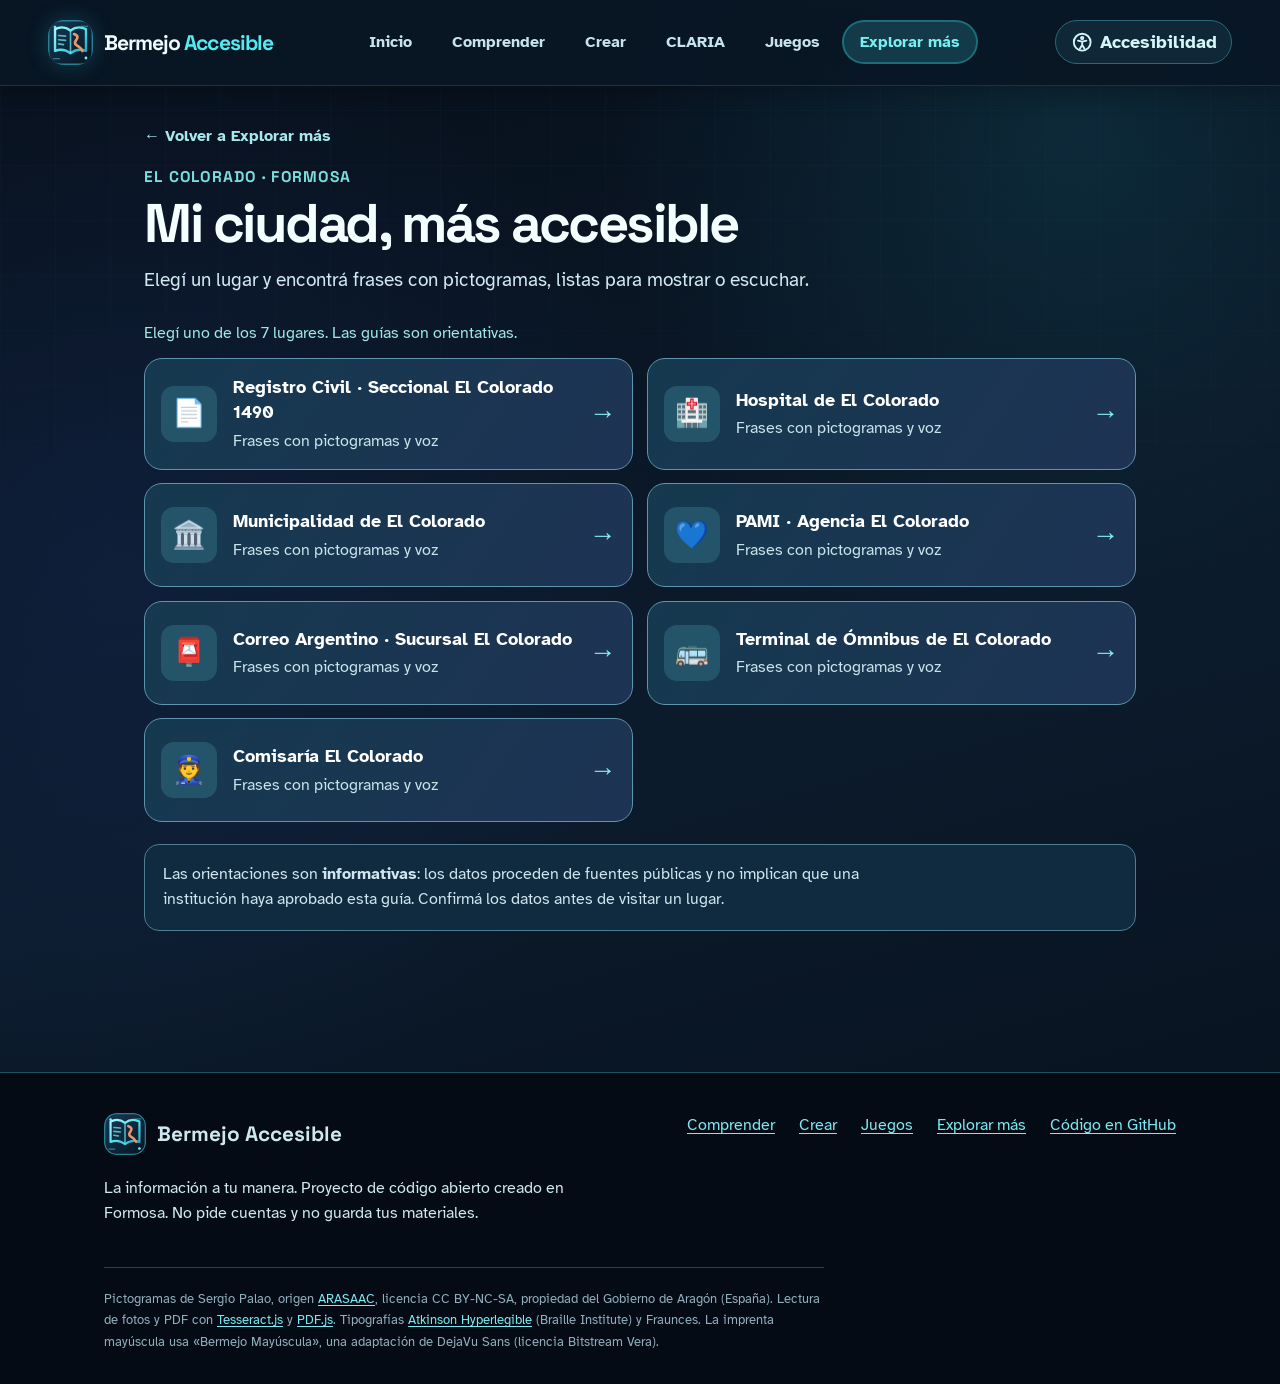
<file: ciudad.html>
<!doctype html>
<html lang="es-AR">
<head>
  <meta charset="utf-8">
  <meta name="viewport" content="width=device-width, initial-scale=1">
  <title>Mi ciudad, más accesible | Bermejo Accesible</title>
  <meta name="description" content="Guía accesible de lugares de El Colorado: elegí una institución, conocé para qué sirve y usá frases con voz y pictogramas para pedir ayuda.">
  <meta name="theme-color" content="#08131f">
  <link rel="preconnect" href="https://fonts.googleapis.com">
  <link rel="preconnect" href="https://fonts.gstatic.com" crossorigin>
  <link rel="stylesheet" href="https://fonts.googleapis.com/css2?family=Atkinson+Hyperlegible:ital,wght@0,400;0,700;1,400&amp;family=Space+Grotesk:wght@400;500;600;700&amp;display=swap">
  <link rel="icon" href="icono.svg" type="image/svg+xml">
  <link rel="stylesheet" href="css/bermejo.css?v=dua-20261117">
  <link rel="stylesheet" href="css/ciudad.css?v=2">
  <script src="js/navegacion.js" defer></script>
  <script src="js/preferencias.js?v=20261117-2"></script>
  <script src="js/asistente-global.js" defer></script>
  <script src="js/ciudad.js?v=2" defer></script>
  <link rel="stylesheet" href="css/armonico.css?v=3">
</head>
<body class="visual-limpio">
  <a class="saltar" href="#contenido">Ir al contenido</a>
  <header class="cabecera">
    <div class="cabecera__fila">
      <a class="marca" href="index.html">
        <img class="marca__logo" src="img/logo-bermejo.svg?v=tech-20261116" alt="" width="64" height="64">
        <span class="marca__nombre">Bermejo <span>Accesible</span></span>
      </a>
      <nav class="menu" id="menu-principal" aria-label="Principal">
        <ul>
          <li><a href="index.html">Inicio</a></li>
          <li><a href="comprender.html">Comprender</a></li>
          <li><a href="crear.html">Crear</a></li>
          <li><a href="claria.html">CLARIA</a></li>
          <li><a href="juegos.html">Juegos</a></li>
          <li><a href="explorar.html" aria-current="page">Explorar más</a></li>
        </ul>
      </nav>
      <div class="cabecera__acciones">
        <button class="boton boton-icono menu-abrir" type="button" aria-controls="menu-principal" aria-expanded="false"><svg viewBox="0 0 24 24" aria-hidden="true" focusable="false"><path d="M4 7h16M4 12h16M4 17h16"/></svg><span>Menú</span></button>
        <details class="ajustes" id="ajustes">
          <summary class="boton-icono"><svg viewBox="0 0 24 24" aria-hidden="true" focusable="false"><circle cx="12" cy="12" r="9"/><circle cx="12" cy="7.6" r="1.3"/><path d="M7.5 10.4 12 11.4l4.5-1M12 11.4v3.6l-2.5 4M12 15l2.5 4"/></svg><span class="ajustes__texto">Accesibilidad</span></summary>
          <div class="ajustes__fila">
            <p class="ajustes__titulo" id="ajustes-titulo">Accesibilidad</p>
            <div class="ajustes__grupo" role="group" aria-labelledby="tam-etiqueta">
              <span class="ajustes__etiqueta" id="tam-etiqueta">Tamaño del texto</span>
              <button type="button" class="boton" data-ajuste="achicar">Más chico</button>
              <span class="ajustes__valor" id="tam-valor">100 %</span>
              <button type="button" class="boton" data-ajuste="agrandar">Más grande</button>
            </div>
            <div class="ajustes__grupo" role="group" aria-labelledby="letra-etiqueta">
              <span class="ajustes__etiqueta" id="letra-etiqueta">Letra</span>
              <button type="button" class="boton boton--letra-habitual" data-letra-opcion="habitual" aria-pressed="true">Texto habitual</button>
              <button type="button" class="boton boton--letra-mayuscula" data-letra-opcion="mayuscula" aria-pressed="false">Imprenta mayúscula</button>
            </div>
            <div class="ajustes__grupo" role="group" aria-labelledby="con-etiqueta">
              <span class="ajustes__etiqueta" id="con-etiqueta">Contraste</span>
              <button type="button" class="boton" data-contraste-opcion="normal" aria-pressed="true">Normal</button>
              <button type="button" class="boton" data-contraste-opcion="alto" aria-pressed="false">Alto</button>
            </div>
            <div class="ajustes__grupo">
              <button type="button" class="boton" data-abrir-ayuda><svg viewBox="0 0 24 24" aria-hidden="true" focusable="false"><circle cx="12" cy="12" r="9"/><path d="M9.5 9a2.5 2.5 0 1 1 4.3 1.7c-1.2 1-1.8 1.5-1.8 2.7"/><path d="M12 17h.01"/></svg>Ayuda por voz y guía</button>
              <button type="button" class="boton" data-ajuste="restablecer">Restablecer</button>
            </div>
            <p class="visualmente-oculto" id="ajustes-anuncio" role="status" aria-live="polite"></p>
          </div>
        </details>
      </div>
    </div>
  </header>
  <main id="contenido" class="ciudad-main" tabindex="-1">
    <div class="contenedor">
      <a href="explorar.html" class="ciudad-migas">← Volver a Explorar más</a>
      <header class="ciudad-encabezado">
        <p class="ciudad-etiqueta">EL COLORADO · FORMOSA</p>
        <h1>Mi ciudad, más accesible</h1>
        <p>Elegí un lugar y encontrá frases con pictogramas, listas para mostrar o escuchar.</p>
      </header>
      <p id="ciudad-estado" class="ciudad-estado" role="status" aria-live="polite">Cargando lugares…</p>
      <section id="ciudad-inicio" aria-labelledby="ciudad-titulo">
        <h2 id="ciudad-titulo" tabindex="-1" class="visualmente-oculto">Elegí un lugar de El Colorado</h2>
        <div id="ciudad-lista" class="ciudad-lugares" role="group" aria-label="Lugares disponibles"></div>
        <div class="ciudad-explicacion">
          <p>Las orientaciones son <strong>informativas</strong>: los datos proceden de fuentes públicas y no implican que una institución haya aprobado esta guía. Confirmá los datos antes de visitar un lugar.</p>
        </div>
      </section>
      <section id="ciudad-detalle" hidden aria-labelledby="ciudad-nombre">
        <button id="ciudad-volver" type="button" class="ciudad-volver">← Elegir otro lugar</button>
        <article class="ciudad-panel">
          <header class="ciudad-panel__titulo">
            <span id="ciudad-icono" class="ciudad-panel__icono" aria-hidden="true">🏛️</span>
            <h2 id="ciudad-nombre" tabindex="-1"></h2>
          </header>
          <p class="ciudad-panel__fecha" id="ciudad-fecha"></p>
          <section class="ciudad-comunicacion" aria-labelledby="ciudad-comunicacion-titulo">
            <h3 id="ciudad-comunicacion-titulo">Elegí una frase para comunicarte</h3>
            <p>Las frases y sus pictogramas ya aparecen juntos. Tocá <strong>🔊 Decir la frase</strong> si querés escucharla.</p>
            <ul id="ciudad-frases" class="ciudad-frases"></ul>
            <p class="ciudad-comunicacion__nota">Los pictogramas representan palabras clave. La frase completa está escrita arriba de cada grupo de imágenes.</p>
          </section>
          <div class="ciudad-guia">
            <section class="ciudad-seccion" aria-labelledby="ciudad-servicios-titulo">
              <h3 id="ciudad-servicios-titulo">¿Qué puedo consultar?</h3>
              <ul id="ciudad-servicios"></ul>
            </section>
            <section class="ciudad-seccion" aria-labelledby="ciudad-pasos-titulo">
              <h3 id="ciudad-pasos-titulo">¿Cómo puedo orientarme?</h3>
              <ol id="ciudad-pasos"></ol>
            </section>
          </div>
          <div id="ciudad-referencia" class="ciudad-referencia"></div>
          <p class="ciudad-advertencia" id="ciudad-advertencia"></p>
        </article>
      </section>
    </div>
  </main>
  <footer class="pie">
    <div class="contenedor">
      <div class="pie__fila">
        <div>
          <p class="pie__marca"><img src="img/logo-bermejo.svg?v=tech-20261116" alt="" width="64" height="64">Bermejo Accesible</p>
          <p>La información a tu manera. Proyecto de código abierto creado en Formosa. No pide cuentas y no guarda tus materiales.</p>
        </div>
        <ul class="pie__enlaces" aria-label="Enlaces del sitio">
          <li><a href="comprender.html">Comprender</a></li>
          <li><a href="crear.html">Crear</a></li>
          <li><a href="juegos.html">Juegos</a></li>
          <li><a href="explorar.html">Explorar más</a></li>
          <li><a href="https://github.com/beludellamea-cmyk/BERMEJOACCESIBLE">Código en GitHub</a></li>
        </ul>
      </div>
      <p class="pie__creditos">Pictogramas de Sergio Palao, origen <a href="https://arasaac.org">ARASAAC</a>, licencia CC BY-NC-SA, propiedad del Gobierno de Aragón (España). Lectura de fotos y PDF con <a href="https://tesseract.projectnaptha.com/">Tesseract.js</a> y <a href="https://mozilla.github.io/pdf.js/">PDF.js</a>. Tipografías <a href="https://www.brailleinstitute.org/freefont/">Atkinson Hyperlegible</a> (Braille Institute) y Fraunces. La imprenta mayúscula usa «Bermejo Mayúscula», una adaptación de DejaVu Sans (licencia Bitstream Vera).</p>
    </div>
  </footer>
</body>
</html>
</file>
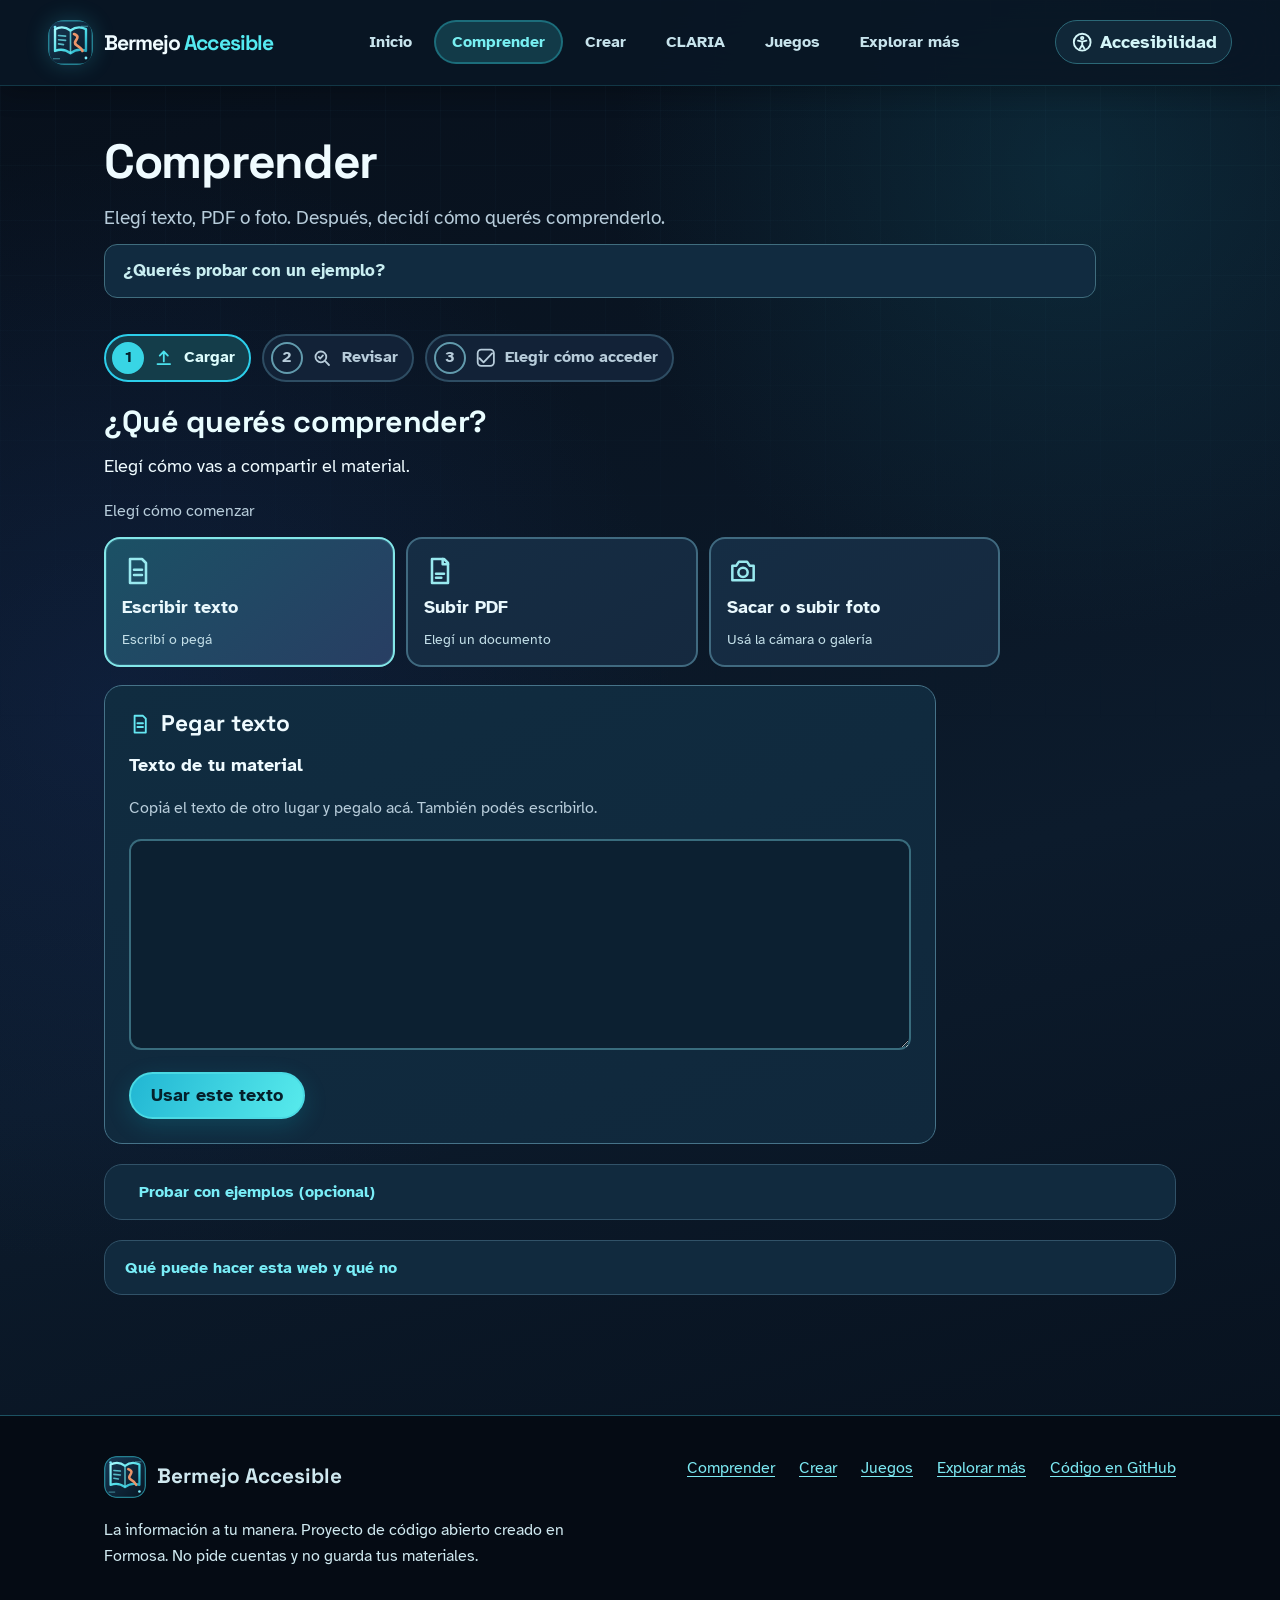
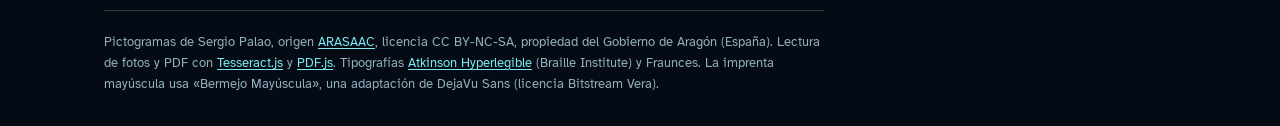
<file: comprender.html>
<!doctype html>
<html lang="es-AR">
<head>
  <meta charset="utf-8">
  <meta name="viewport" content="width=device-width, initial-scale=1">
  <title>Comprender | Bermejo Accesible</title>
  <meta name="description" content="Cargá un texto, PDF o foto y elegí cómo comprenderlo: audio, lectura por partes, imágenes, pictogramas y ajustes visuales.">
  <meta name="theme-color" content="#08131f">
  <link rel="preconnect" href="https://fonts.googleapis.com">
  <link rel="preconnect" href="https://fonts.gstatic.com" crossorigin>
  <link rel="stylesheet" href="https://fonts.googleapis.com/css2?family=Atkinson+Hyperlegible:ital,wght@0,400;0,700;1,400&amp;family=Space+Grotesk:wght@400;500;600;700&amp;display=swap">
  <link rel="icon" href="icono.svg" type="image/svg+xml">
  <link rel="stylesheet" href="css/bermejo.css?v=dua-20261117">
  <script src="js/navegacion.js" defer></script>
  <script src="js/preferencias.js?v=20261117-2"></script>
  <script src="js/asistente-global.js" defer></script>
  <script src="js/ilustraciones.js" defer></script>
  <script src="js/pictogramas-arasaac.js" defer></script>
  <script src="js/material.js?v=dua-20261117" defer></script>
  <script src="js/demo-comprender.js?v=dua-20261117" defer></script>
  <script src="js/descargar-material.js" defer></script>
  <script src="js/chat-config.js"></script>
  <script src="js/ia-material.js" defer></script>
  <script src="js/carga-visual.js?v=tech-20261116" defer></script>
  <link rel="stylesheet" href="css/armonico.css?v=3">
</head>
<body class="visual-limpio" data-modo="comprender">
  <a class="saltar" href="#contenido">Ir al contenido</a>
  <header class="cabecera">
    <div class="cabecera__fila">
      <a class="marca" href="index.html">
        <img class="marca__logo" src="img/logo-bermejo.svg?v=tech-20261116" alt="" width="64" height="64">
        <span class="marca__nombre">Bermejo <span>Accesible</span></span>
      </a>
      <nav class="menu" id="menu-principal" aria-label="Principal">
        <ul>
          <li><a href="index.html">Inicio</a></li>
          <li><a href="comprender.html" aria-current="page">Comprender</a></li>
          <li><a href="crear.html">Crear</a></li>
          <li><a href="claria.html">CLARIA</a></li>
          <li><a href="juegos.html">Juegos</a></li>
          <li><a href="explorar.html">Explorar más</a></li>
        </ul>
      </nav>
      <div class="cabecera__acciones">
        <button class="boton boton-icono menu-abrir" type="button" aria-controls="menu-principal" aria-expanded="false"><svg viewBox="0 0 24 24" aria-hidden="true" focusable="false"><path d="M4 7h16M4 12h16M4 17h16"/></svg><span>Menú</span></button>
        <details class="ajustes" id="ajustes">
          <summary class="boton-icono"><svg viewBox="0 0 24 24" aria-hidden="true" focusable="false"><circle cx="12" cy="12" r="9"/><circle cx="12" cy="7.6" r="1.3"/><path d="M7.5 10.4 12 11.4l4.5-1M12 11.4v3.6l-2.5 4M12 15l2.5 4"/></svg><span class="ajustes__texto">Accesibilidad</span></summary>
          <div class="ajustes__fila">
            <p class="ajustes__titulo" id="ajustes-titulo">Accesibilidad</p>
            <div class="ajustes__grupo" role="group" aria-labelledby="tam-etiqueta">
              <span class="ajustes__etiqueta" id="tam-etiqueta">Tamaño del texto</span>
              <button type="button" class="boton" data-ajuste="achicar">Más chico</button>
              <span class="ajustes__valor" id="tam-valor">100 %</span>
              <button type="button" class="boton" data-ajuste="agrandar">Más grande</button>
            </div>
            <div class="ajustes__grupo" role="group" aria-labelledby="letra-etiqueta">
              <span class="ajustes__etiqueta" id="letra-etiqueta">Letra</span>
              <button type="button" class="boton boton--letra-habitual" data-letra-opcion="habitual" aria-pressed="true">Texto habitual</button>
              <button type="button" class="boton boton--letra-mayuscula" data-letra-opcion="mayuscula" aria-pressed="false">Imprenta mayúscula</button>
            </div>
            <div class="ajustes__grupo" role="group" aria-labelledby="con-etiqueta">
              <span class="ajustes__etiqueta" id="con-etiqueta">Contraste</span>
              <button type="button" class="boton" data-contraste-opcion="normal" aria-pressed="true">Normal</button>
              <button type="button" class="boton" data-contraste-opcion="alto" aria-pressed="false">Alto</button>
            </div>
            <div class="ajustes__grupo">
              <button type="button" class="boton" data-abrir-ayuda><svg viewBox="0 0 24 24" aria-hidden="true" focusable="false"><circle cx="12" cy="12" r="9"/><path d="M9.5 9a2.5 2.5 0 1 1 4.3 1.7c-1.2 1-1.8 1.5-1.8 2.7"/><path d="M12 17h.01"/></svg>Ayuda por voz y guía</button>
              <button type="button" class="boton" data-ajuste="restablecer">Restablecer</button>
            </div>
            <p class="visualmente-oculto" id="ajustes-anuncio" role="status" aria-live="polite"></p>
          </div>
        </details>
      </div>
    </div>
  </header>
  <main id="contenido" tabindex="-1">
    <div class="contenedor">
      <div class="encabezado-pagina">
        <h1>Comprender</h1>
        <p class="intro">Elegí texto, PDF o foto. Después, decidí cómo querés comprenderlo.</p>
        <details class="pulido-demo">
          <summary>¿Querés probar con un ejemplo?</summary>
        <div class="demo-comprender" aria-labelledby="demo-titulo">
          <div><p class="demo-etiqueta">DEMOSTRACIÓN GUIADA</p><h2 id="demo-titulo">Un texto, cuatro maneras de comprender</h2>
          <p>Probá con «El ciclo del agua» para ver cómo cambia la presentación sin cambiar el contenido.</p></div>
          <button type="button" class="boton boton--principal" id="demo-comprender">Probar demostración <span aria-hidden="true">→</span></button>
        </div>
        </details>
      </div>
      <ol class="indicador" aria-label="Pasos">
        <li id="ind-1" aria-current="step"><svg viewBox="0 0 24 24" aria-hidden="true" focusable="false"><path d="M12 16V5m-4.5 4.5L12 5l4.5 4.5M5 19h14"/></svg>Cargar</li>
        <li id="ind-2"><svg viewBox="0 0 24 24" aria-hidden="true" focusable="false"><circle cx="11" cy="11" r="6"/><path d="m20 20-4.2-4.2M8.5 11l1.8 1.8 3-3.4"/></svg>Revisar</li>
        <li id="ind-3"><svg viewBox="0 0 24 24" aria-hidden="true" focusable="false"><path d="M5 12.5 9.5 17 19 7"/><rect x="3" y="3" width="18" height="18" rx="4"/></svg>Elegir cómo acceder</li>
      </ol>
      <p class="visualmente-oculto" id="anuncio" role="status" aria-live="polite"></p>
      <div id="errores" class="errores" tabindex="-1" hidden></div>
      <noscript>
        <div class="aviso"><p><strong>Esta parte necesita JavaScript.</strong> Activalo en tu navegador para usar las herramientas. La sección «Explorar más» funciona sin JavaScript.</p></div>
      </noscript>

      <section class="paso" id="paso-cargar" aria-labelledby="t-cargar">
        <h2 id="t-cargar" tabindex="-1">¿Qué querés comprender?</h2>
        <p>Elegí cómo vas a compartir el material.</p>

        <div class="opciones-carga">
          <section class="panel" aria-labelledby="t-pegar">
            <h3 id="t-pegar"><svg viewBox="0 0 24 24" aria-hidden="true" focusable="false"><path d="M6 3h9l3 3v15H6z"/><path d="M9 11h6M9 15h6"/></svg>Pegar texto</h3>
            <label class="etiqueta" for="texto-pegado">Texto de tu material</label>
            <p class="ayuda" id="ayuda-pegado">Copiá el texto de otro lugar y pegalo acá. También podés escribirlo.</p>
            <textarea id="texto-pegado" rows="7" aria-describedby="ayuda-pegado"></textarea>
            <p class="error-campo" id="error-texto-pegado" hidden></p>
            <button type="button" class="boton boton--principal" id="usar-texto">Usar este texto</button>
          </section>

          <section class="panel" aria-labelledby="t-pdf">
            <h3 id="t-pdf"><svg viewBox="0 0 24 24" aria-hidden="true" focusable="false"><path d="M6 3h9l3 3v15H6z"/><path d="M14 3v4h4M9 14h6M9 17h4"/></svg>Subir un PDF</h3>
            <label class="etiqueta" for="archivo-pdf">Archivo PDF</label>
            <p class="ayuda" id="ayuda-pdf">Si el PDF es un escaneo, se leen las imágenes de cada página. Puede tardar un poco.</p>
            <input type="file" id="archivo-pdf" accept="application/pdf,.pdf" aria-describedby="ayuda-pdf">
            <p class="error-campo" id="error-archivo-pdf" hidden></p>
            <button type="button" class="boton boton--principal" id="leer-pdf">Leer el PDF</button>
          </section>

          <section class="panel" aria-labelledby="t-foto">
            <h3 id="t-foto"><svg viewBox="0 0 24 24" aria-hidden="true" focusable="false"><path d="M4 8h3l2-3h6l2 3h3v11H4z"/><circle cx="12" cy="13" r="3.5"/></svg>Foto de tu material</h3>
            <p class="ayuda" id="ayuda-foto">Consejos: buena luz, la hoja derecha y completa, sin sombras. Funciona mejor con letra impresa que con letra a mano.</p>
            <label class="etiqueta" for="archivo-foto">Subir una foto guardada</label>
            <input type="file" id="archivo-foto" accept="image/png,image/jpeg,image/webp,image/gif,image/bmp" aria-describedby="ayuda-foto">
            <p class="separador-o">o</p>
            <label class="etiqueta" for="camara-foto">Sacar una foto con la cámara</label>
            <input type="file" id="camara-foto" accept="image/*" capture="environment" aria-describedby="ayuda-foto">
            <p class="error-campo" id="error-archivo-foto" hidden></p>
            <button type="button" class="boton boton--principal" id="leer-foto">Leer la foto</button>
          </section>
        </div>

        <details class="demo-detalle"><summary>Probar con ejemplos (opcional)</summary>
        <section class="panel" aria-labelledby="t-ejemplo">
          <h3 id="t-ejemplo">Probar con un ejemplo</h3>
          <p>Probá el ciclo del agua sin subir archivos.</p>
          <div class="fila-botones">
            <button type="button" class="boton boton--principal" id="usar-ejemplo">Cargar el texto de ejemplo</button>
          </div>
          <p>Para probar la lectura de archivos, descargá el <a href="https://raw.githubusercontent.com/beludellamea-cmyk/Bermejo-accesible./main/ejemplos/ciclo-del-agua.pdf" download>PDF de ejemplo (1 página, <span class="literal">ciclo-del-agua.pdf</span>)</a> o la <a href="https://raw.githubusercontent.com/beludellamea-cmyk/Bermejo-accesible./main/ejemplos/ciclo-del-agua-foto.png" download>foto de ejemplo (<span class="literal">ciclo-del-agua-foto.png</span>)</a> y después subilos arriba.</p>
        </section>

        <section class="panel" aria-labelledby="t-ejemplo-sociales">
          <h3 id="t-ejemplo-sociales">Ejemplo de Sociales de Formosa</h3>
          <p>Ejemplo didáctico original sobre El Colorado y el río Bermejo. No es una página de un cuaderno oficial ni de un estudiante real. Sirve para mostrar cómo un mismo contenido puede leerse de varias maneras.</p>
          <button type="button" class="boton boton--principal" id="usar-sociales">Probar el ejemplo de Sociales</button>
          <p>Si querés demostrar la lectura de una página en imagen, descargá la <a href="https://raw.githubusercontent.com/beludellamea-cmyk/Bermejo-accesible./main/ejemplos/sociales-bermejo-cuaderno.png" download>página de cuaderno de ejemplo (PNG)</a> y después cargala en «Foto de tu material». También está el <a href="ejemplos/sociales-bermejo.txt" download>texto de ejemplo (TXT)</a>.</p>
          <p class="ayuda">Datos sobre El Colorado: <a href="https://m.formosa.gob.ar/noticia/10511/61/el_colorado_feriarte__">Gobierno de Formosa</a>. El texto y la imagen son una elaboración didáctica para esta demostración.</p>
          <h4>Probá con una página real de Geografía de Formosa</h4>
          <p>Material de Geografía de Formosa en PDF. La lectura extrae el texto, pero no describe automáticamente las fotografías.</p>
          <p><a href="https://raw.githubusercontent.com/beludellamea-cmyk/Bermejo-accesible./main/ejemplos/geografia-formosa-pagina-6.pdf" download>Descargar la página de Geografía (PDF, una página)</a>. Después, en «Subir un PDF», elegí ese archivo y pulsá «Leer el PDF». Revisá el texto extraído antes de elegir voz, lectura por partes u otra forma de acceso.</p>
          <p class="ayuda">El ejemplo «El Colorado y el río Bermejo» es una actividad creada para esta demostración: su texto es distinto del libro. Revisá la vigencia de los datos del libro antes de usarlo en clase.</p>
        </section>

        </details>

        <div class="progreso panel" id="progreso" hidden>
          <p class="progreso__texto" id="progreso-texto">Preparando…</p>
          <progress id="barra" max="100" aria-labelledby="progreso-texto"></progress>
          <p class="ayuda">La primera vez se descargan las herramientas de lectura. Tu archivo no se envía a ningún servidor.</p>
          <div class="fila-botones">
            <button type="button" class="boton" id="cancelar">Cancelar</button>
          </div>
        </div>

        <details class="plegable">
          <summary>Qué puede hacer esta web y qué no</summary>
          <ul>
            <li>Lee texto impreso de fotos y PDF escaneados. La letra manuscrita, las tablas, las columnas y las fórmulas suelen salir con errores: por eso siempre podés corregir el texto.</li>
            <li>Lee hasta 40 páginas por PDF. Los PDF con contraseña no se pueden abrir.</li>
            <li>No lee formatos de foto HEIC en la mayoría de los navegadores. Guardá la foto como JPG o PNG.</li>
            <li>Los títulos y las partes se detectan de forma automática y pueden no coincidir con el original.</li>
            <li>La voz depende de las voces instaladas en tu dispositivo.</li>
            <li>«Texto con imágenes» usa una colección chica de dibujos propios. Si no hay uno que corresponda, no se muestra imagen.</li>
            <li>«Texto con pictogramas» necesita internet y consulta el catálogo de ARASAAC.</li>
          </ul>
        </details>
      </section>


      <section class="paso" id="paso-revisar" aria-labelledby="t-revisar" hidden>
        <h2 id="t-revisar" tabindex="-1">Revisá el contenido</h2>
        <div id="avisos-calidad"></div>
        <div class="revisar">
          <div>
            <label class="etiqueta" for="texto-editable">Texto que se va a leer</label>
            <p class="ayuda" id="ayuda-editable">Podés corregir palabras, borrar partes o agregar lo que falte. Dejá una línea en blanco entre párrafos. Un renglón corto y sin punto final se toma como título.</p>
            <textarea id="texto-editable" rows="16" aria-describedby="ayuda-editable"></textarea>
            <div class="fila-botones">
              <button type="button" class="boton" id="restaurar">Volver al texto extraído</button>
              <button type="button" class="boton" id="descargar-txt">Descargar el texto (.txt)</button>
            </div>
          </div>
          <section class="panel original" aria-labelledby="t-original">
            <h3 id="t-original">Tu material original</h3>
            <div id="original"></div>
          </section>
        </div>
        <details class="ia-panel" id="ia-lectura-facil">
          <summary><svg class="ayuda-icono" viewBox="0 0 24 24" aria-hidden="true" focusable="false"><path d="M12 3l1.8 4.6L18.5 9l-4.7 1.4L12 15l-1.8-4.6L5.5 9l4.7-1.4Z"/><path d="M18 15l.8 2.2L21 18l-2.2.8L18 21l-.8-2.2L15 18l2.2-.8Z"/></svg>Simplificar el texto con IA (opcional)</summary>
          <div class="ia-panel__contenido">
            <p>La IA propone otra redacción del texto revisado. Conservá y compará el original: puede cambiar datos o perder ideas.</p>
            <label class="ia-consentimiento"><input type="checkbox" id="ia-consentimiento"> Quité nombres y datos personales. Entiendo que el texto se enviará al servicio de IA para preparar la propuesta.</label>
            <div class="fila-botones"><button type="button" class="boton boton--principal" id="ia-adaptar">Crear propuesta de lectura fácil</button></div>
            <p id="ia-adaptar-estado" role="status" aria-live="polite"></p>
            <div id="ia-adaptar-resultado" hidden>
              <div class="ia-comparacion">
                <div><h3>Texto original revisado</h3><div id="ia-original" class="ia-texto-original"></div></div>
                <div><label class="etiqueta" for="ia-propuesta">Propuesta para corregir</label><textarea id="ia-propuesta" rows="12"></textarea></div>
              </div>
              <label class="ia-consentimiento"><input type="checkbox" id="ia-revision"> Un docente revisó la propuesta y comprobó que conserva el sentido y los datos.</label>
              <div class="fila-botones"><button type="button" class="boton" id="ia-usar">Usar el texto revisado</button><button type="button" class="boton" id="ia-recuperar" hidden>Recuperar el original</button></div>
            </div>
          </div>
        </details>
        <div class="fila-botones">
          <button type="button" class="boton boton--principal" id="ir-a-leer">Continuar: elegir cómo leer</button>
          <button type="button" class="boton" id="volver-cargar">Volver a cargar</button>
          <button type="button" class="boton" id="otro-material">Borrar y cargar otro material</button>
        </div>
      </section>


      <section class="paso" id="paso-leer" aria-labelledby="t-leer" hidden>
        <h2 id="t-leer" tabindex="-1">Elegí cómo acceder a la información</h2>
        <p class="ayuda-lectura">El contenido es el mismo. Tocá una opción y observá cómo cambia su presentación. Podés cambiar de modo todas las veces que quieras.</p>
        
        <div class="accesos-lectura" role="group" aria-label="Elegí cómo acceder al material">
          <button type="button" class="boton acceso-lectura" data-modo-rapido="voz" aria-pressed="false"><svg viewBox="0 0 24 24" aria-hidden="true" focusable="false"><path d="M3 10v4h4l5 4V6l-5 4H3Z"/><path d="M16 9a4 4 0 0 1 0 6M19 6a8 8 0 0 1 0 12"/></svg><span>Escuchar</span></button>
          <button type="button" class="boton acceso-lectura" data-modo-rapido="partes" aria-pressed="false"><svg viewBox="0 0 24 24" aria-hidden="true" focusable="false"><rect x="4" y="4" width="16" height="4" rx="1.2"/><rect x="4" y="10" width="16" height="4" rx="1.2"/><rect x="4" y="16" width="16" height="4" rx="1.2"/></svg><span>Leer por partes</span></button>
          <button type="button" class="boton acceso-lectura" data-modo-rapido="imagenes" aria-pressed="false"><svg viewBox="0 0 24 24" aria-hidden="true" focusable="false"><rect x="3" y="4" width="18" height="16" rx="2"/><circle cx="8.5" cy="9.5" r="1.5"/><path d="m4 18 5-5 3 3 3-3 5 5"/></svg><span>Con imágenes</span></button>
          <button type="button" class="boton acceso-lectura" data-modo-rapido="pictogramas" aria-pressed="false"><svg viewBox="0 0 24 24" aria-hidden="true" focusable="false"><rect x="4" y="4" width="7" height="7" rx="2"/><rect x="13" y="4" width="7" height="7" rx="2"/><rect x="4" y="13" width="7" height="7" rx="2"/><path d="M13 16.5h7"/></svg><span>Con pictogramas</span></button>
        </div>
        <details class="modos-avanzados">
          <summary>Ajustes de lectura, letra y colores</summary>
        <fieldset class="modos">
          <legend>Forma de lectura</legend>
          <div class="modos__opciones">
            <label class="modo"><input type="radio" name="modo" value="lectura" checked><span><span class="modo__nombre">Lectura ajustable</span><span class="modo__desc">Letra, líneas y espacios</span></span></label>
            <label class="modo"><input type="radio" name="modo" value="contraste"><span><span class="modo__nombre">Alto contraste</span><span class="modo__desc">Colores de fondo y letra</span></span></label>
            <label class="modo"><input type="radio" name="modo" value="voz"><span><span class="modo__nombre">Lectura en voz alta</span><span class="modo__desc">Escuchar con controles</span></span></label>
            <label class="modo"><input type="radio" name="modo" value="partes"><span><span class="modo__nombre">Por partes</span><span class="modo__desc">Índice y partes cortas</span></span></label>
            <label class="modo"><input type="radio" name="modo" value="imagenes"><span><span class="modo__nombre">Texto con imágenes</span><span class="modo__desc">Dibujos junto a las ideas</span></span></label>
            <label class="modo"><input type="radio" name="modo" value="pictogramas"><span><span class="modo__nombre">Texto con pictogramas</span><span class="modo__desc">Pictogramas de ARASAAC</span></span></label>
          </div>
        </fieldset>
        <!-- Controles: lectura ajustable -->
        <section class="panel controles" id="controles-lectura" aria-labelledby="t-c-lectura">
          <h3 id="t-c-lectura">Ajustes de la lectura</h3>
          <div class="controles__grilla">
            <div class="control">
              <label class="etiqueta" for="c-tam">Tamaño de letra: <output id="o-tam" for="c-tam">125 %</output></label>
              <input type="range" id="c-tam" min="100" max="300" step="25" value="125">
            </div>
            <div class="control">
              <label class="etiqueta" for="c-inter">Espacio entre líneas: <output id="o-inter" for="c-inter">1,8</output></label>
              <input type="range" id="c-inter" min="1.4" max="3" step="0.2" value="1.8">
            </div>
            <div class="control">
              <label class="etiqueta" for="c-letras">Espacio entre letras: <output id="o-letras" for="c-letras">normal</output></label>
              <input type="range" id="c-letras" min="0" max="0.2" step="0.04" value="0">
            </div>
            <div class="control">
              <label class="etiqueta" for="c-palabras">Espacio entre palabras: <output id="o-palabras" for="c-palabras">normal</output></label>
              <input type="range" id="c-palabras" min="0" max="0.5" step="0.1" value="0">
            </div>
            <div class="control">
              <label class="etiqueta" for="c-ancho">Largo de los renglones</label>
              <select id="c-ancho">
                <option value="45ch">Cortos</option>
                <option value="62ch" selected>Medianos</option>
                <option value="85ch">Largos</option>
              </select>
            </div>
            <div class="control">
              <label class="etiqueta" for="c-fuente">Tipo de letra</label>
              <select id="c-fuente">
                <option value="atkinson" selected>Atkinson Hyperlegible (muy legible)</option>
                <option value="sistema">Letra del sistema</option>
                <option value="serif">Con remates (tipo libro)</option>
                <option value="mono">Monoespaciada (todas las letras del mismo ancho)</option>
              </select>
            </div>
          </div>
          <p class="aviso solo-mayuscula" id="nota-letra">Con «Imprenta mayúscula» activa, el texto se ve en imprenta mayúscula y el tipo de letra elegido no se aplica. Para usar otro tipo de letra, elegí «Texto habitual» en los Ajustes de lectura de arriba.</p>
          <div class="fila-botones">
            <button type="button" class="boton" id="lectura-restablecer">Volver a los valores iniciales</button>
          </div>
        </section>

        <!-- Controles: contraste -->
        <section class="panel controles" id="controles-contraste" aria-labelledby="t-c-contraste" hidden>
          <h3 id="t-c-contraste">Colores de lectura</h3>
          <fieldset>
            <legend>Elegí una combinación</legend>
            <div class="opciones-radio">
              <label class="opcion"><input type="radio" name="colores" value="normal" checked><span>Colores de la web</span></label>
              <label class="opcion"><input type="radio" name="colores" value="negro-blanco"><span><span aria-hidden="true" class="muestra-color" style="background:#fff;color:#000">Aa</span> Negro sobre blanco (contraste 21 a 1)</span></label>
              <label class="opcion"><input type="radio" name="colores" value="blanco-negro"><span><span aria-hidden="true" class="muestra-color" style="background:#000;color:#fff">Aa</span> Blanco sobre negro (21 a 1)</span></label>
              <label class="opcion"><input type="radio" name="colores" value="negro-amarillo"><span><span aria-hidden="true" class="muestra-color" style="background:#ffe94d;color:#000">Aa</span> Negro sobre amarillo (más de 17 a 1)</span></label>
              <label class="opcion"><input type="radio" name="colores" value="amarillo-negro"><span><span aria-hidden="true" class="muestra-color" style="background:#000;color:#ffe94d">Aa</span> Amarillo sobre negro (más de 17 a 1)</span></label>
              <label class="opcion"><input type="radio" name="colores" value="azul-crema"><span><span aria-hidden="true" class="muestra-color" style="background:#fdf6e3;color:#0b2545">Aa</span> Azul oscuro sobre crema (más de 14 a 1)</span></label>
            </div>
          </fieldset>
        </section>

        </details>

        <!-- Controles: voz -->
        <section class="panel controles" id="controles-voz" aria-labelledby="t-c-voz" hidden>
          <h3 id="t-c-voz">Lectura en voz alta</h3>
          <div id="voz-no-disponible" class="aviso" hidden>
            <p><strong>Tu navegador no tiene lectura en voz alta.</strong> Probá con Chrome, Edge, Safari o Firefox actualizados. Si usás un lector de pantalla, podés leer el texto con él.</p>
          </div>
          <p>La lectura empieza solo cuando tocás «Escuchar». Se lee un bloque por vez y el bloque que se está leyendo queda marcado con la palabra «Leyendo».</p>
          <div class="fila-botones" role="group" aria-label="Controles de la voz">
            <button type="button" class="boton boton--principal" id="voz-escuchar">Escuchar</button>
            <button type="button" class="boton" id="voz-pausar" disabled>Pausar</button>
            <button type="button" class="boton" id="voz-detener" disabled>Detener</button>
            <button type="button" class="boton" id="voz-anterior">Bloque anterior</button>
            <button type="button" class="boton" id="voz-siguiente">Bloque siguiente</button>
          </div>
          <div class="controles__grilla">
            <div class="control">
              <label class="etiqueta" for="voz-velocidad">Velocidad</label>
              <select id="voz-velocidad">
                <option value="0.7">Muy lenta</option>
                <option value="0.85">Lenta</option>
                <option value="1" selected>Normal</option>
                <option value="1.2">Rápida</option>
                <option value="1.45">Muy rápida</option>
              </select>
            </div>
            <div class="control">
              <label class="etiqueta" for="voz-voz">Voz</label>
              <select id="voz-voz"><option value="">Voz predeterminada</option></select>
            </div>
          </div>
          <p class="estado-modo" id="voz-posicion">Bloque 1 de 1</p>
          <p class="visualmente-oculto" id="voz-estado" role="status" aria-live="polite"></p>
        </section>

        <!-- Controles: partes -->
        <section class="panel controles" id="controles-partes" aria-labelledby="t-c-partes" hidden>
          <h3 id="t-c-partes">Vista por partes</h3>
          <p>Cada título del texto empieza una parte nueva. Si el texto no tiene títulos, cada párrafo es una parte. Usá el índice para saltar y marcá las partes que ya leíste.</p>
        </section>

        <!-- Controles: imágenes -->
        <section class="panel controles" id="controles-imagenes" aria-labelledby="t-c-imagenes" hidden>
          <h3 id="t-c-imagenes">Texto con imágenes</h3>
          <p>Buscamos en cada párrafo palabras de una colección de dibujos simples (agua, sol, lluvia, río, planta, escuela y otras). Si una idea no tiene un dibujo que le corresponda, se muestra solo el texto.</p>
          <p class="estado-modo" id="imagenes-estado"></p>
          <button type="button" class="boton" id="elegir-pictogramas">Usar pictogramas en vez de dibujos</button>
        </section>

        <!-- Controles: pictogramas -->
        <section class="panel controles" id="controles-pictogramas" aria-labelledby="t-c-pictogramas" hidden>
          <h3 id="t-c-pictogramas">Texto con pictogramas</h3>
          <div class="aviso">
            <p><strong>Antes de buscar:</strong> se consultan únicamente palabras sueltas en el catálogo de ARASAAC, no el texto completo ni tu archivo. Elegí la cantidad de apoyos visuales y después tocá «Buscar pictogramas». Necesitás conexión a internet.</p>
          </div>
          <p>Buscamos palabras importantes y sus variantes más habituales. Si no encontramos un pictograma adecuado, dejamos el texto y podés agregar uno manualmente.</p>
          <fieldset class="pictos-densidad"><legend>¿Cuántos apoyos visuales querés ver?</legend>
            <label><input type="radio" name="pictos-densidad" value="3"> Pocos (hasta 3 por bloque)</label>
            <label><input type="radio" name="pictos-densidad" value="6" checked> Equilibrados (hasta 6)</label>
            <label><input type="radio" name="pictos-densidad" value="9"> Muchos (hasta 9)</label>
          </fieldset>
          <div class="fila-botones">
            <button type="button" class="boton boton--principal" id="buscar-pictos">Buscar pictogramas en ARASAAC</button>
            <button type="button" class="boton" id="cancelar-pictos" hidden>Detener la búsqueda</button>
            <button type="button" class="boton" id="agregar-picto">Agregar un pictograma manualmente</button>
          </div>
          <p class="estado-modo" id="pictos-estado" role="status" aria-live="polite"></p>
          <p class="credito">Pictogramas: Sergio Palao. Origen: <a href="https://arasaac.org">ARASAAC</a>. Licencia: CC BY-NC-SA. Propiedad: Gobierno de Aragón (España).</p>
        </section>

        <section class="resultado" aria-labelledby="t-resultado">
          <h3 id="t-resultado">Tu texto en «<span id="nombre-modo">Lectura ajustable</span>»</h3>
          <div id="lectura" class="lectura" lang="es" data-colores="normal" data-fuente="atkinson"></div>
        
        <details class="actividad" id="trabajar-material">
          <summary id="actividad-titulo">Practicar con una actividad (IA opcional)</summary>
          <p>Podés crear una actividad breve sobre este material, de cualquier materia y nivel. La IA propone una consigna; el docente la revisa antes de usarla.</p>
          <div class="actividad__datos">
            <div><label for="actividad-materia">Materia o área</label><input id="actividad-materia" type="text" maxlength="80" placeholder="Por ejemplo: Ciencias Naturales"></div>
            <div><label for="actividad-nivel">Nivel o grado</label><input id="actividad-nivel" type="text" maxlength="80" placeholder="Por ejemplo: 6.º grado"></div>
            <div><label for="actividad-formato">Tipo de actividad</label><select id="actividad-formato"><option value="opciones">Elegir una respuesta</option><option value="breve">Responder con palabras</option></select></div>
          </div>
          <label class="ia-consentimiento"><input type="checkbox" id="actividad-consentimiento"> Quité nombres y datos personales. Entiendo que el texto se enviará al servicio de IA para proponer la actividad.</label>
          <div class="fila-botones"><button type="button" class="boton boton--principal" id="actividad-generar">Proponer una actividad con IA</button></div>
          <p id="actividad-estado" role="status" aria-live="polite"></p>
          <div id="actividad-editor" hidden>
            <h4>Revisión docente</h4>
            <p>Corregí la consigna, las respuestas y la explicación. Se mostrará una actividad por vez.</p>
            <label for="actividad-consigna">Consigna</label><textarea id="actividad-consigna" rows="3"></textarea>
            <div id="actividad-opciones-editor">
              <label for="actividad-opcion-1">Opción 1</label><input id="actividad-opcion-1" type="text">
              <label for="actividad-opcion-2">Opción 2</label><input id="actividad-opcion-2" type="text">
              <label for="actividad-opcion-3">Opción 3</label><input id="actividad-opcion-3" type="text">
            </div>
            <label for="actividad-respuesta">Respuesta correcta o respuesta esperada</label><input id="actividad-respuesta" type="text">
            <label for="actividad-explicacion">Explicación para revisar el resultado</label><textarea id="actividad-explicacion" rows="3"></textarea>
            <label class="ia-consentimiento"><input type="checkbox" id="actividad-revisada"> Soy docente y revisé esta actividad antes de mostrarla.</label>
            <div class="fila-botones"><button type="button" class="boton" id="actividad-publicar">Mostrar actividad revisada</button></div>
          </div>
          <div id="actividad-practica" hidden>
            <h4>Tu actividad</h4><p id="actividad-pregunta"></p><div id="actividad-responder"></div>
            <div class="fila-botones"><button type="button" class="boton boton--principal" id="actividad-comprobar">Comprobar respuesta</button><button type="button" class="boton" id="actividad-descargar">Descargar actividad (.html)</button><button type="button" class="boton" id="actividad-imprimir">Imprimir actividad</button></div>
            <p id="actividad-devolucion" role="status" aria-live="polite"></p>
          </div>
        </details>

        <div class="fila-botones">
          <a class="boton" href="#t-revisar" id="volver-revisar">Volver a corregir el texto</a>
          <button type="button" class="boton" id="otro-material-2">Cargar otro material</button>
          <button type="button" class="boton" id="descargar-adaptado">Descargar esta versión (.html)</button>
        </div>
      </section>
    </div>
  </main>
  <footer class="pie">
    <div class="contenedor">
      <div class="pie__fila">
        <div>
          <p class="pie__marca"><img src="img/logo-bermejo.svg?v=tech-20261116" alt="" width="64" height="64">Bermejo Accesible</p>
          <p>La información a tu manera. Proyecto de código abierto creado en Formosa. No pide cuentas y no guarda tus materiales.</p>
        </div>
        <ul class="pie__enlaces" aria-label="Enlaces del sitio">
          <li><a href="comprender.html">Comprender</a></li>
          <li><a href="crear.html">Crear</a></li>
          <li><a href="juegos.html">Juegos</a></li>
          <li><a href="explorar.html">Explorar más</a></li>
          <li><a href="https://github.com/beludellamea-cmyk/BERMEJOACCESIBLE">Código en GitHub</a></li>
        </ul>
      </div>
      <p class="pie__creditos">Pictogramas de Sergio Palao, origen <a href="https://arasaac.org">ARASAAC</a>, licencia CC BY-NC-SA, propiedad del Gobierno de Aragón (España). Lectura de fotos y PDF con <a href="https://tesseract.projectnaptha.com/">Tesseract.js</a> y <a href="https://mozilla.github.io/pdf.js/">PDF.js</a>. Tipografías <a href="https://www.brailleinstitute.org/freefont/">Atkinson Hyperlegible</a> (Braille Institute) y Fraunces. La imprenta mayúscula usa «Bermejo Mayúscula», una adaptación de DejaVu Sans (licencia Bitstream Vera).</p>
    </div>
  </footer>
</body>
</html>
</file>
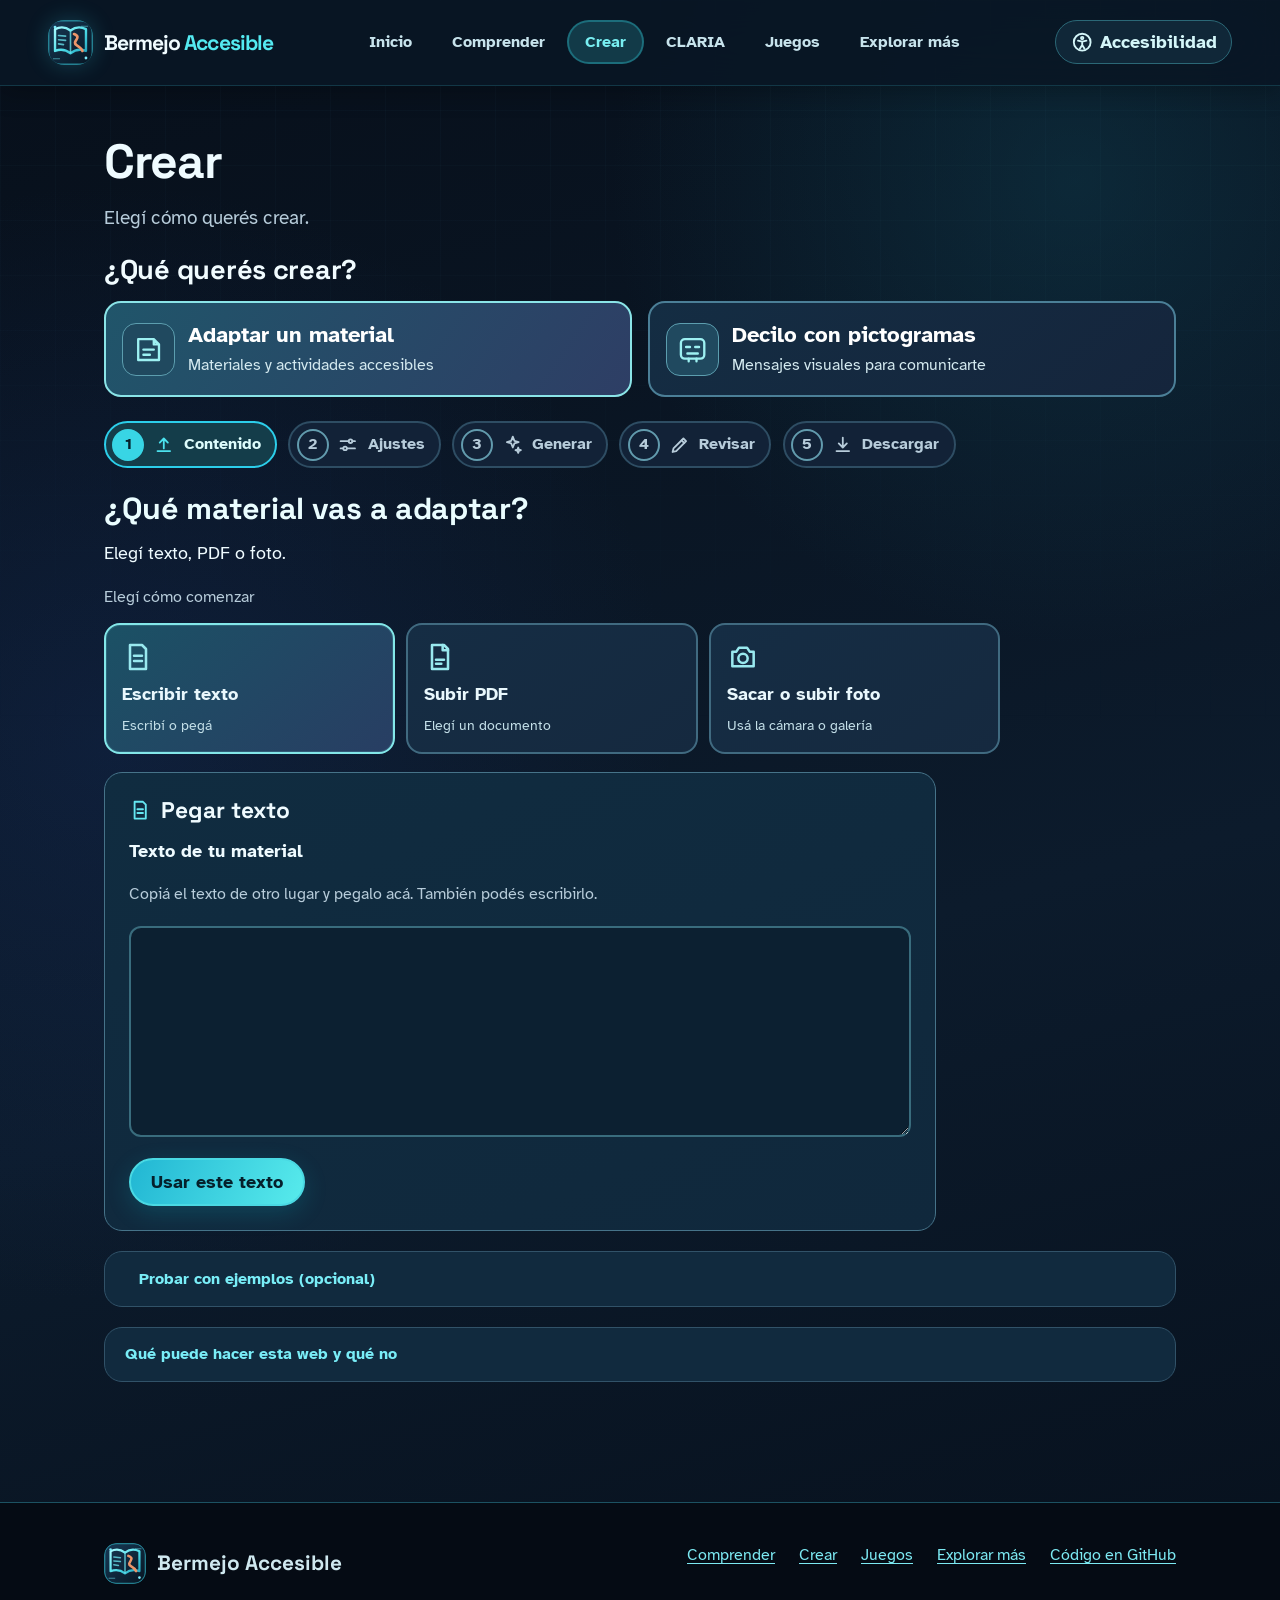
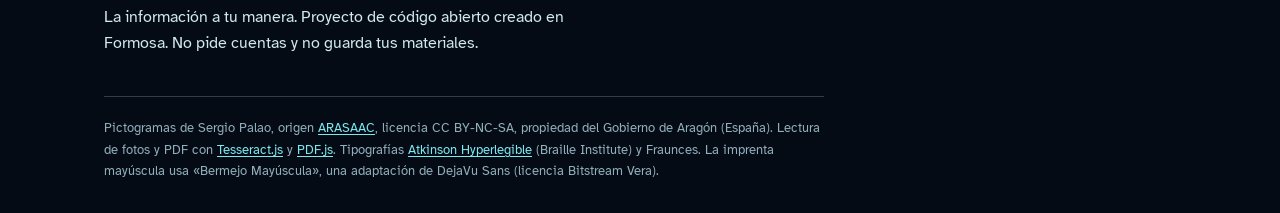
<file: crear.html>
<!doctype html>
<html lang="es-AR">
<head>
  <meta charset="utf-8">
  <meta name="viewport" content="width=device-width, initial-scale=1">
  <title>Crear | Bermejo Accesible</title>
  <meta name="description" content="Creá adaptaciones educativas y mensajes con pictogramas ARASAAC en Bermejo Accesible. Elegí cómo querés crear y comunicar.">
  <meta name="theme-color" content="#08131f">
  <link rel="preconnect" href="https://fonts.googleapis.com">
  <link rel="preconnect" href="https://fonts.gstatic.com" crossorigin>
  <link rel="stylesheet" href="https://fonts.googleapis.com/css2?family=Atkinson+Hyperlegible:ital,wght@0,400;0,700;1,400&amp;family=Space+Grotesk:wght@400;500;600;700&amp;display=swap">
  <link rel="icon" href="icono.svg" type="image/svg+xml">
  <link rel="stylesheet" href="css/bermejo.css?v=dua-20261117">
  <link rel="stylesheet" href="css/claria-pictogramas.css?v=1">
  <link rel="stylesheet" href="css/crear-tipos.css?v=1">
  <script src="js/navegacion.js" defer></script>
  <script src="js/preferencias.js?v=20261117-2"></script>
  <script src="js/asistente-global.js" defer></script>
  <script src="js/material.js?v=dua-20261117" defer></script>
  <script src="js/chat-config.js"></script>
  <script src="js/pictogramas-arasaac.js" defer></script>
  <script src="js/laboratorio-exportar.js" defer></script>
  <script src="js/laboratorio-word.js" defer></script>
  <script src="js/laboratorio.js?v=dua-20261117" defer></script>
  <script src="js/crear.js" defer></script>
  <script src="js/carga-visual.js?v=tech-20261116" defer></script>
  <script src="js/claria-pictos-motor.js" defer></script>
  <script src="js/claria-pictos-exportar.js" defer></script>
  <script src="js/claria-pictogramas.js?v=4" defer></script>
  <link rel="stylesheet" href="css/armonico.css?v=3">
</head>
<body class="visual-limpio" data-modo="crear">
  <a class="saltar" href="#contenido">Ir al contenido</a>
  <header class="cabecera">
    <div class="cabecera__fila">
      <a class="marca" href="index.html">
        <img class="marca__logo" src="img/logo-bermejo.svg?v=tech-20261116" alt="" width="64" height="64">
        <span class="marca__nombre">Bermejo <span>Accesible</span></span>
      </a>
      <nav class="menu" id="menu-principal" aria-label="Principal">
        <ul>
          <li><a href="index.html">Inicio</a></li>
          <li><a href="comprender.html">Comprender</a></li>
          <li><a href="crear.html" aria-current="page">Crear</a></li>
          <li><a href="claria.html">CLARIA</a></li>
          <li><a href="juegos.html">Juegos</a></li>
          <li><a href="explorar.html">Explorar más</a></li>
        </ul>
      </nav>
      <div class="cabecera__acciones">
        <button class="boton boton-icono menu-abrir" type="button" aria-controls="menu-principal" aria-expanded="false"><svg viewBox="0 0 24 24" aria-hidden="true" focusable="false"><path d="M4 7h16M4 12h16M4 17h16"/></svg><span>Menú</span></button>
        <details class="ajustes" id="ajustes">
          <summary class="boton-icono"><svg viewBox="0 0 24 24" aria-hidden="true" focusable="false"><circle cx="12" cy="12" r="9"/><circle cx="12" cy="7.6" r="1.3"/><path d="M7.5 10.4 12 11.4l4.5-1M12 11.4v3.6l-2.5 4M12 15l2.5 4"/></svg><span class="ajustes__texto">Accesibilidad</span></summary>
          <div class="ajustes__fila">
            <p class="ajustes__titulo" id="ajustes-titulo">Accesibilidad</p>
            <div class="ajustes__grupo" role="group" aria-labelledby="tam-etiqueta">
              <span class="ajustes__etiqueta" id="tam-etiqueta">Tamaño del texto</span>
              <button type="button" class="boton" data-ajuste="achicar">Más chico</button>
              <span class="ajustes__valor" id="tam-valor">100 %</span>
              <button type="button" class="boton" data-ajuste="agrandar">Más grande</button>
            </div>
            <div class="ajustes__grupo" role="group" aria-labelledby="letra-etiqueta">
              <span class="ajustes__etiqueta" id="letra-etiqueta">Letra</span>
              <button type="button" class="boton boton--letra-habitual" data-letra-opcion="habitual" aria-pressed="true">Texto habitual</button>
              <button type="button" class="boton boton--letra-mayuscula" data-letra-opcion="mayuscula" aria-pressed="false">Imprenta mayúscula</button>
            </div>
            <div class="ajustes__grupo" role="group" aria-labelledby="con-etiqueta">
              <span class="ajustes__etiqueta" id="con-etiqueta">Contraste</span>
              <button type="button" class="boton" data-contraste-opcion="normal" aria-pressed="true">Normal</button>
              <button type="button" class="boton" data-contraste-opcion="alto" aria-pressed="false">Alto</button>
            </div>
            <div class="ajustes__grupo">
              <button type="button" class="boton" data-abrir-ayuda><svg viewBox="0 0 24 24" aria-hidden="true" focusable="false"><circle cx="12" cy="12" r="9"/><path d="M9.5 9a2.5 2.5 0 1 1 4.3 1.7c-1.2 1-1.8 1.5-1.8 2.7"/><path d="M12 17h.01"/></svg>Ayuda por voz y guía</button>
              <button type="button" class="boton" data-ajuste="restablecer">Restablecer</button>
            </div>
            <p class="visualmente-oculto" id="ajustes-anuncio" role="status" aria-live="polite"></p>
          </div>
        </details>
      </div>
    </div>
  </header>
  <main id="contenido" tabindex="-1">
    <div class="contenedor">
      <div class="encabezado-pagina">
        <h1>Crear</h1>
        <p class="intro">Elegí cómo querés crear.</p>
      </div>
      <section class="crear-tipos" aria-labelledby="crear-tipos-titulo">
        <h2 id="crear-tipos-titulo">¿Qué querés crear?</h2>
        <div class="crear-tipos__opciones" role="group" aria-label="Elegí qué querés crear">
          <button type="button" id="crear-modo-adaptar" class="crear-tipos__boton" aria-pressed="true" aria-controls="crear-adaptaciones">
            <span class="crear-tipos__icono" aria-hidden="true"><svg viewBox="0 0 24 24"><path d="M4 4h12l4 4v12H4zM16 4v4h4M8 12h8M8 16h5"/></svg></span>
            <span><strong>Adaptar un material</strong><small>Materiales y actividades accesibles</small></span>
          </button>
          <button type="button" id="crear-modo-pictogramas" class="crear-tipos__boton" aria-pressed="false" aria-controls="crear-pictogramas">
            <span class="crear-tipos__icono" aria-hidden="true"><svg viewBox="0 0 24 24"><rect x="3" y="4" width="18" height="15" rx="3"/><path d="M7 10h3M14 10h3M8 15h8M9 19v2M15 19v2"/></svg></span>
            <span><strong>Decilo con pictogramas</strong><small>Mensajes visuales para comunicarte</small></span>
          </button>
        </div>
      </section>
      <div id="crear-adaptaciones">
      <ol class="indicador" id="indicador-crear" aria-label="Pasos">
        <li id="ind-1" aria-current="step"><svg viewBox="0 0 24 24" aria-hidden="true" focusable="false"><path d="M12 16V5m-4.5 4.5L12 5l4.5 4.5M5 19h14"/></svg>Contenido</li>
        <li id="ind-2"><svg viewBox="0 0 24 24" aria-hidden="true" focusable="false"><path d="M4 8h9m4 0h3M4 16h3m4 0h9"/><circle cx="15" cy="8" r="2"/><circle cx="9" cy="16" r="2"/></svg>Ajustes</li>
        <li id="ind-3"><svg viewBox="0 0 24 24" aria-hidden="true" focusable="false"><path d="M12 3l1.8 4.6L18.5 9l-4.7 1.4L12 15l-1.8-4.6L5.5 9l4.7-1.4Z"/><path d="M18 15l.8 2.2L21 18l-2.2.8L18 21l-.8-2.2L15 18l2.2-.8Z"/></svg>Generar</li>
        <li id="ind-4"><svg viewBox="0 0 24 24" aria-hidden="true" focusable="false"><path d="M4 20l1-4L16 5l3 3L8 19l-4 1Z"/><path d="M14 7l3 3"/></svg>Revisar</li>
        <li id="ind-5"><svg viewBox="0 0 24 24" aria-hidden="true" focusable="false"><path d="M12 4v11m-4.5-4.5L12 15l4.5-4.5M5 19h14"/></svg>Descargar</li>
      </ol>
      <p class="visualmente-oculto" id="anuncio" role="status" aria-live="polite"></p>
      <div id="errores" class="errores" tabindex="-1" hidden></div>
      <noscript>
        <div class="aviso"><p><strong>Esta parte necesita JavaScript.</strong> Activalo en tu navegador para usar las herramientas. La sección «Explorar más» funciona sin JavaScript.</p></div>
      </noscript>

      <section class="paso" id="paso-cargar" aria-labelledby="t-cargar">
        <h2 id="t-cargar" tabindex="-1">¿Qué material vas a adaptar?</h2>
        <p>Elegí texto, PDF o foto.</p>

        <div class="opciones-carga">
          <section class="panel" aria-labelledby="t-pegar">
            <h3 id="t-pegar"><svg viewBox="0 0 24 24" aria-hidden="true" focusable="false"><path d="M6 3h9l3 3v15H6z"/><path d="M9 11h6M9 15h6"/></svg>Pegar texto</h3>
            <label class="etiqueta" for="texto-pegado">Texto de tu material</label>
            <p class="ayuda" id="ayuda-pegado">Copiá el texto de otro lugar y pegalo acá. También podés escribirlo.</p>
            <textarea id="texto-pegado" rows="7" aria-describedby="ayuda-pegado"></textarea>
            <p class="error-campo" id="error-texto-pegado" hidden></p>
            <button type="button" class="boton boton--principal" id="usar-texto">Usar este texto</button>
          </section>

          <section class="panel" aria-labelledby="t-pdf">
            <h3 id="t-pdf"><svg viewBox="0 0 24 24" aria-hidden="true" focusable="false"><path d="M6 3h9l3 3v15H6z"/><path d="M14 3v4h4M9 14h6M9 17h4"/></svg>Subir un PDF</h3>
            <label class="etiqueta" for="archivo-pdf">Archivo PDF</label>
            <p class="ayuda" id="ayuda-pdf">Si el PDF es un escaneo, se leen las imágenes de cada página. Puede tardar un poco.</p>
            <input type="file" id="archivo-pdf" accept="application/pdf,.pdf" aria-describedby="ayuda-pdf">
            <p class="error-campo" id="error-archivo-pdf" hidden></p>
            <button type="button" class="boton boton--principal" id="leer-pdf">Leer el PDF</button>
          </section>

          <section class="panel" aria-labelledby="t-foto">
            <h3 id="t-foto"><svg viewBox="0 0 24 24" aria-hidden="true" focusable="false"><path d="M4 8h3l2-3h6l2 3h3v11H4z"/><circle cx="12" cy="13" r="3.5"/></svg>Foto de tu material</h3>
            <p class="ayuda" id="ayuda-foto">Consejos: buena luz, la hoja derecha y completa, sin sombras. Funciona mejor con letra impresa que con letra a mano.</p>
            <label class="etiqueta" for="archivo-foto">Subir una foto guardada</label>
            <input type="file" id="archivo-foto" accept="image/png,image/jpeg,image/webp,image/gif,image/bmp" aria-describedby="ayuda-foto">
            <p class="separador-o">o</p>
            <label class="etiqueta" for="camara-foto">Sacar una foto con la cámara</label>
            <input type="file" id="camara-foto" accept="image/*" capture="environment" aria-describedby="ayuda-foto">
            <p class="error-campo" id="error-archivo-foto" hidden></p>
            <button type="button" class="boton boton--principal" id="leer-foto">Leer la foto</button>
          </section>
        </div>

        <details class="demo-detalle"><summary>Probar con ejemplos (opcional)</summary>
        <section class="panel" aria-labelledby="t-ejemplo">
          <h3 id="t-ejemplo">Probar con un ejemplo</h3>
          <p>Probá un contenido de ejemplo antes de usar el tuyo.</p>
          <div class="fila-botones">
            <button type="button" class="boton boton--principal" id="usar-ejemplo">Cargar el texto de ejemplo</button>
          </div>
          <p>Para probar la lectura de archivos, descargá el <a href="https://raw.githubusercontent.com/beludellamea-cmyk/Bermejo-accesible./main/ejemplos/ciclo-del-agua.pdf" download>PDF de ejemplo (1 página, <span class="literal">ciclo-del-agua.pdf</span>)</a> o la <a href="https://raw.githubusercontent.com/beludellamea-cmyk/Bermejo-accesible./main/ejemplos/ciclo-del-agua-foto.png" download>foto de ejemplo (<span class="literal">ciclo-del-agua-foto.png</span>)</a> y después subilos arriba.</p>
        </section>

        <section class="panel" aria-labelledby="t-ejemplo-sociales">
          <h3 id="t-ejemplo-sociales">Ejemplo de Sociales de Formosa</h3>
          <p>Ejemplo didáctico original sobre El Colorado y el río Bermejo. No es una página de un cuaderno oficial ni de un estudiante real. Sirve para mostrar cómo un mismo contenido puede leerse de varias maneras.</p>
          <button type="button" class="boton boton--principal" id="usar-sociales">Probar el ejemplo de Sociales</button>
          <p>Si querés demostrar la lectura de una página en imagen, descargá la <a href="https://raw.githubusercontent.com/beludellamea-cmyk/Bermejo-accesible./main/ejemplos/sociales-bermejo-cuaderno.png" download>página de cuaderno de ejemplo (PNG)</a> y después cargala en «Foto de tu material». También está el <a href="ejemplos/sociales-bermejo.txt" download>texto de ejemplo (TXT)</a>.</p>
          <p class="ayuda">Datos sobre El Colorado: <a href="https://m.formosa.gob.ar/noticia/10511/61/el_colorado_feriarte__">Gobierno de Formosa</a>. El texto y la imagen son una elaboración didáctica para esta demostración.</p>
          <h4>Probá con una página real de Geografía de Formosa</h4>
          <p>Material de Geografía de Formosa en PDF. La lectura extrae texto, pero no describe automáticamente las fotografías.</p>
          <p><a href="https://raw.githubusercontent.com/beludellamea-cmyk/Bermejo-accesible./main/ejemplos/geografia-formosa-pagina-6.pdf" download>Descargar la página de Geografía (PDF, una página)</a>. Después, en «Subir un PDF», elegí ese archivo y pulsá «Leer el PDF». Revisá el texto extraído antes de elegir voz, lectura por partes u otra forma de acceso.</p>
          <p class="ayuda">El ejemplo «El Colorado y el río Bermejo» es una actividad creada para esta demostración: su texto es distinto del libro. Revisá la vigencia de los datos del libro antes de usarlo en clase.</p>
        </section>

        </details>

        <div class="progreso panel" id="progreso" hidden>
          <p class="progreso__texto" id="progreso-texto">Preparando…</p>
          <progress id="barra" max="100" aria-labelledby="progreso-texto"></progress>
          <p class="ayuda">La primera vez se descargan las herramientas de lectura. Tu archivo no se envía a ningún servidor.</p>
          <div class="fila-botones">
            <button type="button" class="boton" id="cancelar">Cancelar</button>
          </div>
        </div>

        <details class="plegable">
          <summary>Qué puede hacer esta web y qué no</summary>
          <ul>
            <li>Lee texto impreso de fotos y PDF escaneados. La letra manuscrita, las tablas, las columnas y las fórmulas suelen salir con errores: por eso siempre podés corregir el texto.</li>
            <li>Lee hasta 40 páginas por PDF. Los PDF con contraseña no se pueden abrir.</li>
            <li>No lee formatos de foto HEIC en la mayoría de los navegadores. Guardá la foto como JPG o PNG.</li>
            <li>Los títulos y las partes se detectan de forma automática y pueden no coincidir con el original.</li>
            <li>La voz depende de las voces instaladas en tu dispositivo.</li>
            <li>«Texto con imágenes» usa una colección chica de dibujos propios. Si no hay uno que corresponda, no se muestra imagen.</li>
            <li>«Texto con pictogramas» necesita internet y consulta el catálogo de ARASAAC.</li>
          </ul>
        </details>
      </section>


      <section class="paso" id="paso-revisar" aria-labelledby="t-revisar" hidden>
        <h2 id="t-revisar" tabindex="-1">Revisá el contenido</h2>
        <div id="avisos-calidad"></div>
        <div class="revisar">
          <div>
            <label class="etiqueta" for="texto-editable">Texto que se va a leer</label>
            <p class="ayuda" id="ayuda-editable">Podés corregir palabras, borrar partes o agregar lo que falte. Dejá una línea en blanco entre párrafos. Un renglón corto y sin punto final se toma como título.</p>
            <textarea id="texto-editable" rows="16" aria-describedby="ayuda-editable"></textarea>
            <div class="fila-botones">
              <button type="button" class="boton" id="restaurar">Volver al texto extraído</button>
              <button type="button" class="boton" id="descargar-txt">Descargar el texto (.txt)</button>
            </div>
          </div>
          <section class="panel original" aria-labelledby="t-original">
            <h3 id="t-original">Tu material original</h3>
            <div id="original"></div>
          </section>
        </div>
        <div class="fila-botones">
          <button type="button" class="boton boton--principal" id="ir-a-leer">Continuar: elegir los ajustes</button>
          <button type="button" class="boton" id="volver-cargar">Volver a cargar</button>
          <button type="button" class="boton" id="otro-material">Borrar y cargar otro material</button>
        </div>
      </section>


      <section class="paso" id="paso-leer" aria-labelledby="t-leer" hidden>
        <h2 id="t-leer" tabindex="-1">Elegí los ajustes y generá la adaptación</h2>
        <p class="ayuda">¿Querés diseñar una clase directamente, sin subir un texto? <a href="claria.html?rol=docente">Preparala con CLARIA</a>.</p>
        <section class="laboratorio" id="laboratorio" aria-labelledby="lab-titulo">
          <h3 id="lab-titulo">Laboratorio de adaptaciones accesibles</h3>
          <p>Prepará una adaptación o propuesta de enseñanza basada en el DUA. Elegí qué querés trabajar y después personalizá los apoyos y las actividades.</p>
          <section class="dua-presentacion" aria-labelledby="dua-titulo">
            <h4 id="dua-titulo">Tres formas de abrir el aprendizaje (DUA)</h4>
            <div class="dua-pilares">
              <p><strong>Representación</strong><span>Explicar con textos claros, imágenes, pictogramas y ejemplos.</span></p>
              <p><strong>Acción y expresión</strong><span>Responder de distintas maneras: escribir, unir, hablar, dibujar.</span></p>
              <p><strong>Compromiso</strong><span>Dar opciones, conectar con intereses y ofrecer apoyos graduales.</span></p>
            </div>
          </section>
          <fieldset class="dua-enfoque">
            <legend>¿Qué querés preparar?</legend>
            <label><input type="radio" name="lab-enfoque" value="material" checked> <span><strong>Adaptar un material</strong><small>Una explicación accesible con actividades para trabajar el tema.</small></span></label>
            <label><input type="radio" name="lab-enfoque" value="propuesta"> <span><strong>Propuesta de enseñanza</strong><small>Organizar la explicación y las actividades con inicio, desarrollo y cierre.</small></span></label>
          </fieldset>
          <div id="lab-errores" class="lab-errores" role="alert" tabindex="-1" hidden></div>
          <form id="lab-form" novalidate>
            <fieldset class="lab-grupo">
              <legend>Grado y materia</legend>
              <div class="lab-fila">
                <div><label class="etiqueta" for="lab-materia">Materia o área</label>
                  <select id="lab-materia"><option value="">Elegí una materia</option><option>Lengua y Literatura</option><option>Matemática</option><option>Ciencias Naturales</option><option>Ciencias Sociales</option><option>Biología</option><option>Física</option><option>Química</option><option>Historia</option><option>Geografía</option><option>Formación Ética y Ciudadana</option><option>Educación Tecnológica</option><option>Educación Artística</option><option>Educación Física</option><option>Lengua extranjera</option><option value="otra">Otra (escribirla)</option></select></div>
                <div id="lab-materia-otra-caja" hidden><label class="etiqueta" for="lab-materia-otra">Nombre de la materia</label>
                  <input id="lab-materia-otra" type="text" maxlength="80"></div>
                <div><label class="etiqueta" for="lab-grado">Grado o año</label>
                  <select id="lab-grado"><option value="">Elegí el grado o año</option><optgroup label="Primaria"><option value="primaria-1">1.º grado</option><option value="primaria-2">2.º grado</option><option value="primaria-3">3.º grado</option><option value="primaria-4">4.º grado</option><option value="primaria-5">5.º grado</option><option value="primaria-6">6.º grado</option><option value="primaria-7">7.º grado</option></optgroup><optgroup label="Secundaria"><option value="secundaria-1">1.er año</option><option value="secundaria-2">2.º año</option><option value="secundaria-3">3.er año</option><option value="secundaria-4">4.º año</option><option value="secundaria-5">5.º año</option><option value="secundaria-6">6.º año</option></optgroup></select></div>
              </div>
            </fieldset>

            <fieldset class="lab-grupo" id="lab-objetivos-grupo" tabindex="-1">
              <legend>Objetivos pedagógicos</legend>
              <p class="ayuda">Marcá los que correspondan. La explicación y las actividades se arman a partir de ellos.</p>
              <div class="lab-chips">
                <label class="lab-opcion"><input type="checkbox" name="lab-objetivo" value="Comprender la idea principal del texto"> Comprender la idea principal del texto</label>
                <label class="lab-opcion"><input type="checkbox" name="lab-objetivo" value="Aprender el vocabulario clave"> Aprender el vocabulario clave</label>
                <label class="lab-opcion"><input type="checkbox" name="lab-objetivo" value="Reconocer causas y consecuencias"> Reconocer causas y consecuencias</label>
                <label class="lab-opcion"><input type="checkbox" name="lab-objetivo" value="Ordenar secuencias o procesos"> Ordenar secuencias o procesos</label>
                <label class="lab-opcion"><input type="checkbox" name="lab-objetivo" value="Relacionar conceptos entre sí"> Relacionar conceptos entre sí</label>
                <label class="lab-opcion"><input type="checkbox" name="lab-objetivo" value="Explicar lo aprendido con palabras propias"> Explicar lo aprendido con palabras propias</label>
                <label class="lab-opcion"><input type="checkbox" name="lab-objetivo" value="Aplicar lo aprendido a situaciones cercanas"> Aplicar lo aprendido a situaciones cercanas</label>
              </div>
              <details class="plegable">
                <summary>Agregar otro objetivo</summary>
                <label class="etiqueta" for="lab-objetivos-libres">Otros objetivos (opcional)</label>
                <textarea id="lab-objetivos-libres" rows="2" maxlength="400"></textarea>
              </details>
            </fieldset>

            <fieldset class="lab-grupo">
              <legend>Apoyos</legend>
              <p class="ayuda">Están pensados para todo el grupo; cada estudiante usa los que le sirven.</p>
              <div class="lab-chips">
                <label class="lab-opcion"><input type="checkbox" name="lab-apoyo" value="pictogramas" checked> Pictogramas de ARASAAC</label>
                <label class="lab-opcion"><input type="checkbox" name="lab-apoyo" value="glosario" checked> Vocabulario con definiciones simples</label>
                <label class="lab-opcion"><input type="checkbox" name="lab-apoyo" value="anticipacion" checked> «Qué vamos a aprender» al comienzo</label>
              </div>
              <details class="plegable">
                <summary>Más apoyos, niveles y cantidad de apoyos visuales</summary>
                <div class="lab-chips">
                <label class="lab-opcion"><input type="checkbox" name="lab-apoyo" value="esquema"> Esquema o secuencia de pasos</label>
                <label class="lab-opcion"><input type="checkbox" name="lab-apoyo" value="ejemplos"> Ejemplos de la vida cotidiana</label>
                <label class="lab-opcion"><input type="checkbox" name="lab-apoyo" value="repaso"> Preguntas de repaso para autoevaluarse</label>
                </div>
                <fieldset class="lab-subgrupo">
                  <legend>Niveles de apoyo en las actividades</legend>
                  <p class="ayuda">La consigna sola es la versión autónoma y siempre se incluye. Podés sumar:</p>
                  <div class="lab-chips">
                <label class="lab-opcion"><input type="checkbox" name="lab-nivel" value="pistas" checked> Pistas graduales</label>
                <label class="lab-opcion"><input type="checkbox" name="lab-nivel" value="acompanado" checked> Paso a paso con ayuda y un ejemplo resuelto</label>
                  </div>
                </fieldset>
                <fieldset class="lab-subgrupo" id="lab-cantidad">
                  <legend>Cantidad de apoyos visuales</legend>
                  <p class="ayuda" id="lab-cantidad-ayuda"></p>
                  <div class="lab-chips">
                <label class="lab-opcion"><input type="radio" name="lab-cantidad" value="pocos" checked> Pocos: 1 por parte del texto</label>
                <label class="lab-opcion"><input type="radio" name="lab-cantidad" value="moderados"> Moderados: hasta 2 por parte</label>
                <label class="lab-opcion"><input type="radio" name="lab-cantidad" value="muchos"> Muchos: hasta 3 por parte</label>
                  </div>
                </fieldset>
              </details>
            </fieldset>

            <fieldset class="lab-grupo" id="lab-formatos-grupo" tabindex="-1">
              <legend>Formato de las actividades</legend>
              <p class="ayuda">Elegí hasta cuatro. Se crea una actividad por cada formato, para que haya varias formas de responder.</p>
              <div class="lab-chips">
                <label class="lab-opcion"><input type="checkbox" name="lab-formato" value="opciones" checked> Elegir la respuesta correcta</label>
                <label class="lab-opcion"><input type="checkbox" name="lab-formato" value="unir"> Unir conceptos</label>
                <label class="lab-opcion"><input type="checkbox" name="lab-formato" value="completar"> Completar con palabras</label>
                <label class="lab-opcion"><input type="checkbox" name="lab-formato" value="ordenar"> Ordenar una secuencia</label>
                <label class="lab-opcion"><input type="checkbox" name="lab-formato" value="vf"> Verdadero o falso</label>
                <label class="lab-opcion"><input type="checkbox" name="lab-formato" value="breve"> Responder con pocas palabras</label>
                <label class="lab-opcion"><input type="checkbox" name="lab-formato" value="expresar"> Mostrar lo aprendido de otra forma (dibujo, audio, explicación oral)</label>
              </div>
            </fieldset>

            <div class="aviso">
              <p><strong>Antes de enviar:</strong> el contenido que revisaste y las opciones que elegiste se envían al servicio de IA del proyecto (el Worker y el proveedor de IA) para preparar la propuesta. No se guardan en tu navegador. Los pictogramas se piden después, aparte, y solo con palabras sueltas.</p>
            </div>
            <label class="ia-consentimiento"><input type="checkbox" id="lab-consentimiento"> Quité nombres y datos personales del texto. Entiendo que el texto y las opciones se enviarán al servicio de IA.</label>
            <div class="fila-botones"><button type="submit" class="boton boton--principal" id="lab-generar"><svg viewBox="0 0 24 24" aria-hidden="true" focusable="false"><path d="M12 3l1.8 4.6L18.5 9l-4.7 1.4L12 15l-1.8-4.6L5.5 9l4.7-1.4Z"/><path d="M18 15l.8 2.2L21 18l-2.2.8L18 21l-.8-2.2L15 18l2.2-.8Z"/></svg>Generar adaptación con IA</button></div>
          </form>
          <p id="lab-estado" class="lab-estado" role="status" aria-live="polite"></p>
          <div id="lab-resultado" class="lab-resultado" hidden></div>
          <details class="plegable lab-principios">
            <summary>Principios que guían las propuestas</summary>
            <ul>
              <li><strong>DUA 3.0:</strong> varias formas de representar la información, de responder y de involucrarse con el tema.</li>
              <li><strong>Accesibilidad (WCAG):</strong> oraciones cortas, términos definidos, consignas que no dependen del color ni de la posición, y archivos con títulos, idioma y texto alternativo.</li>
              <li><strong>Modelo social de la discapacidad:</strong> las barreras están en los materiales y el entorno, no en los estudiantes. Los apoyos son para todo el grupo y no se asumen diagnósticos.</li>
              <li><strong>Edad:</strong> el tono y la cantidad de pictogramas se ajustan al grado; en los últimos grados de primaria y en secundaria se usa un estilo respetuoso, sin infantilizar.</li>
            </ul>
          </details>
        </section>

        <div class="fila-botones">
          <a class="boton" href="#t-revisar" id="volver-revisar">Volver a corregir el contenido</a>
          <button type="button" class="boton" id="otro-material-2">Empezar con otro contenido</button>
        </div>
      </section>
      </div>
      <div id="crear-pictogramas" hidden>
      <section id="claria-pictogramas" class="claria-pictogramas" aria-labelledby="pictos-titulo">
      <div class="pictos-presentacion">
        <h2 id="pictos-titulo">Decilo con pictogramas</h2>
        <p>Escribí o elegí un mensaje. Podés verlo con imágenes, escucharlo o descargarlo.</p>
      </div>
      <div class="pictos-formas" role="group" aria-label="Cómo crear tu frase">
        <button type="button" id="pictos-forma-escribir" aria-pressed="true">✏️ Escribir mi frase</button>
        <button type="button" id="pictos-forma-elegir" aria-pressed="false">🧩 Elegir imágenes</button>
      </div>
      <div id="pictos-escribir" class="pictos-editor">
        <label for="pictos-texto">¿Qué querés decir?</label>
        <textarea id="pictos-texto" rows="3" maxlength="280" placeholder="Por ejemplo: Quiero agua, por favor."></textarea>
        <div class="pictos-editor__botones">
          <button type="button" id="pictos-convertir" class="pictos-primario" disabled>Mostrar con pictogramas</button>
          <button type="button" id="pictos-dictar">🎙️ Dictar frase</button>
        </div>
      </div>
      <div id="pictos-elegir" class="pictos-elegir" hidden>
        <p class="pictos-explica">Elegí una categoría y tocá palabras o frases rápidas para comunicarte.</p>
        <div id="pictos-categorias" class="pictos-categorias" role="group" aria-label="Categorías de mensajes"></div>
        <div id="pictos-opciones" class="pictos-opciones" aria-live="polite"></div>
      </div>
      <p id="pictos-estado" class="pictos-estado" role="status" aria-live="polite">Preparando pictogramas…</p>
      <div id="pictos-resultado" class="pictos-resultado" hidden>
        <div class="pictos-resultado__cabecera">
          <h4>Tu mensaje con imágenes</h4>
          <p>Revisá que las imágenes representen exactamente lo que querés decir. Si hace falta, tocá una tarjeta para cambiarla.</p>
        </div>
        <p id="pictos-frase" class="pictos-frase"></p>
        <ul id="pictos-tarjetas" class="pictos-tarjetas" aria-label="Pictogramas de tu mensaje"></ul>
        <div id="pictos-revision" class="pictos-revision" hidden>
          <h4 id="pictos-revision-titulo">Elegí otro pictograma</h4>
          <p id="pictos-revision-ayuda">Algunas palabras pueden tener más de un significado.</p>
          <div id="pictos-alternativas" class="pictos-alternativas" role="group" aria-label="Pictogramas alternativos"></div>
          <button type="button" id="pictos-cerrar-revision">Listo</button>
        </div>
        <div class="pictos-acciones">
          <button type="button" id="pictos-escuchar" class="pictos-primario">🔊 Decir en voz alta</button>
          <button type="button" id="pictos-mostrar">Mostrar en pantalla grande</button>
          <button type="button" id="pictos-png">Descargar imagen PNG</button>
          <button type="button" id="pictos-pdf">Descargar PDF</button>
        </div>
        <details class="pictos-ayuda">
          <summary>Información sobre los pictogramas</summary>
          <p>Se utiliza un diccionario de pictogramas ARASAAC con identificadores verificados. Las palabras sin coincidencia se muestran como texto. Los símbolos pueden tener distintos significados y siempre deben revisarse antes de compartir.</p>
          <p>Pictogramas: ARASAAC (Gobierno de Aragón). Autor: Sergio Palao. Licencia <strong>CC BY-NC-SA 4.0</strong>, uso no comercial.</p>
          <p>La conversión y la voz no requieren enviar tu frase a Gemini. Las imágenes se cargan desde el servidor de ARASAAC.</p>
        </details>
      </div>
      <dialog id="pictos-pantalla" class="pictos-pantalla" aria-labelledby="pictos-pantalla-titulo">
        <div class="pictos-pantalla__interior">
          <h3 id="pictos-pantalla-titulo">Mi mensaje</h3>
          <p id="pictos-pantalla-frase"></p>
          <ul id="pictos-pantalla-tarjetas" class="pictos-tarjetas pictos-tarjetas--grandes"></ul>
          <div class="pictos-pantalla__botones">
            <button type="button" id="pictos-pantalla-decir">🔊 Decir</button>
            <button type="button" id="pictos-pantalla-cerrar">Cerrar</button>
          </div>
        </div>
      </dialog>
    </section>
      </div>
    </div>
  </main>
  <footer class="pie">
    <div class="contenedor">
      <div class="pie__fila">
        <div>
          <p class="pie__marca"><img src="img/logo-bermejo.svg?v=tech-20261116" alt="" width="64" height="64">Bermejo Accesible</p>
          <p>La información a tu manera. Proyecto de código abierto creado en Formosa. No pide cuentas y no guarda tus materiales.</p>
        </div>
        <ul class="pie__enlaces" aria-label="Enlaces del sitio">
          <li><a href="comprender.html">Comprender</a></li>
          <li><a href="crear.html">Crear</a></li>
          <li><a href="juegos.html">Juegos</a></li>
          <li><a href="explorar.html">Explorar más</a></li>
          <li><a href="https://github.com/beludellamea-cmyk/BERMEJOACCESIBLE">Código en GitHub</a></li>
        </ul>
      </div>
      <p class="pie__creditos">Pictogramas de Sergio Palao, origen <a href="https://arasaac.org">ARASAAC</a>, licencia CC BY-NC-SA, propiedad del Gobierno de Aragón (España). Lectura de fotos y PDF con <a href="https://tesseract.projectnaptha.com/">Tesseract.js</a> y <a href="https://mozilla.github.io/pdf.js/">PDF.js</a>. Tipografías <a href="https://www.brailleinstitute.org/freefont/">Atkinson Hyperlegible</a> (Braille Institute) y Fraunces. La imprenta mayúscula usa «Bermejo Mayúscula», una adaptación de DejaVu Sans (licencia Bitstream Vera).</p>
    </div>
  </footer>
</body>
</html>
</file>
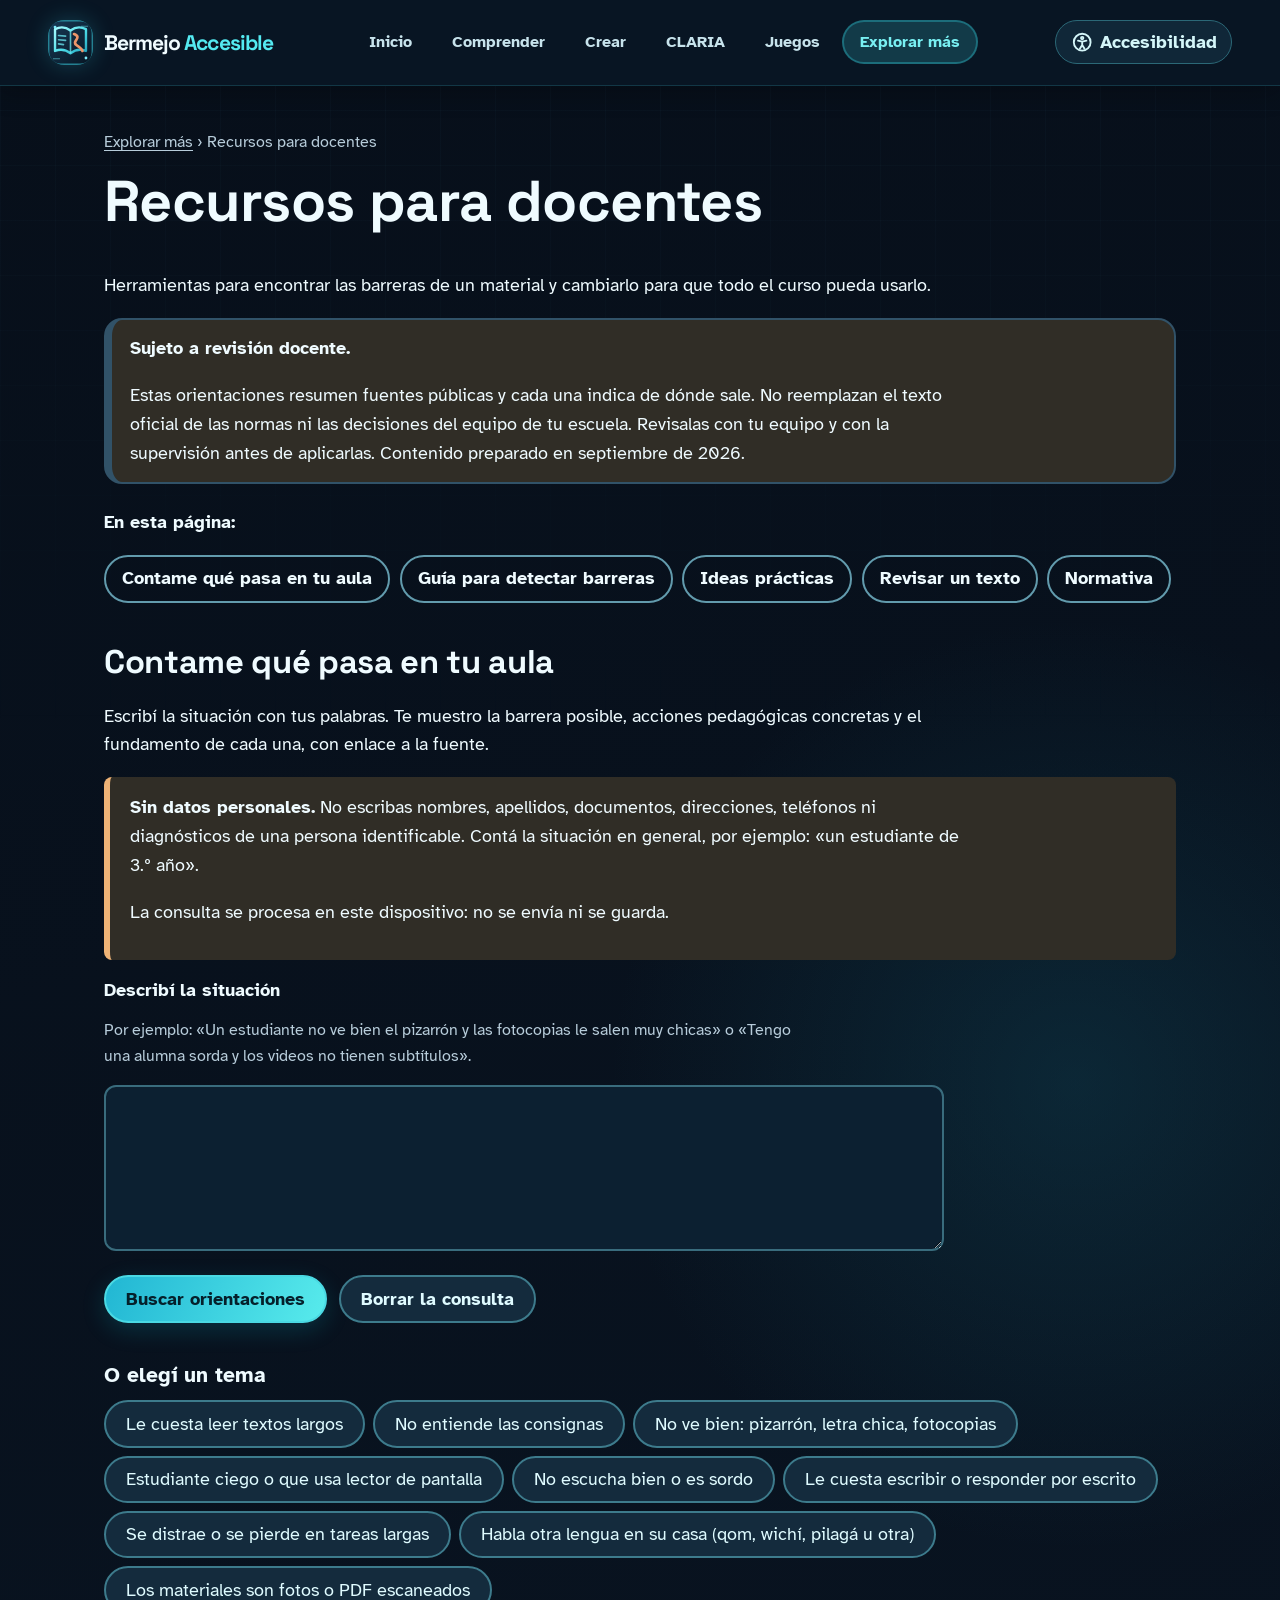
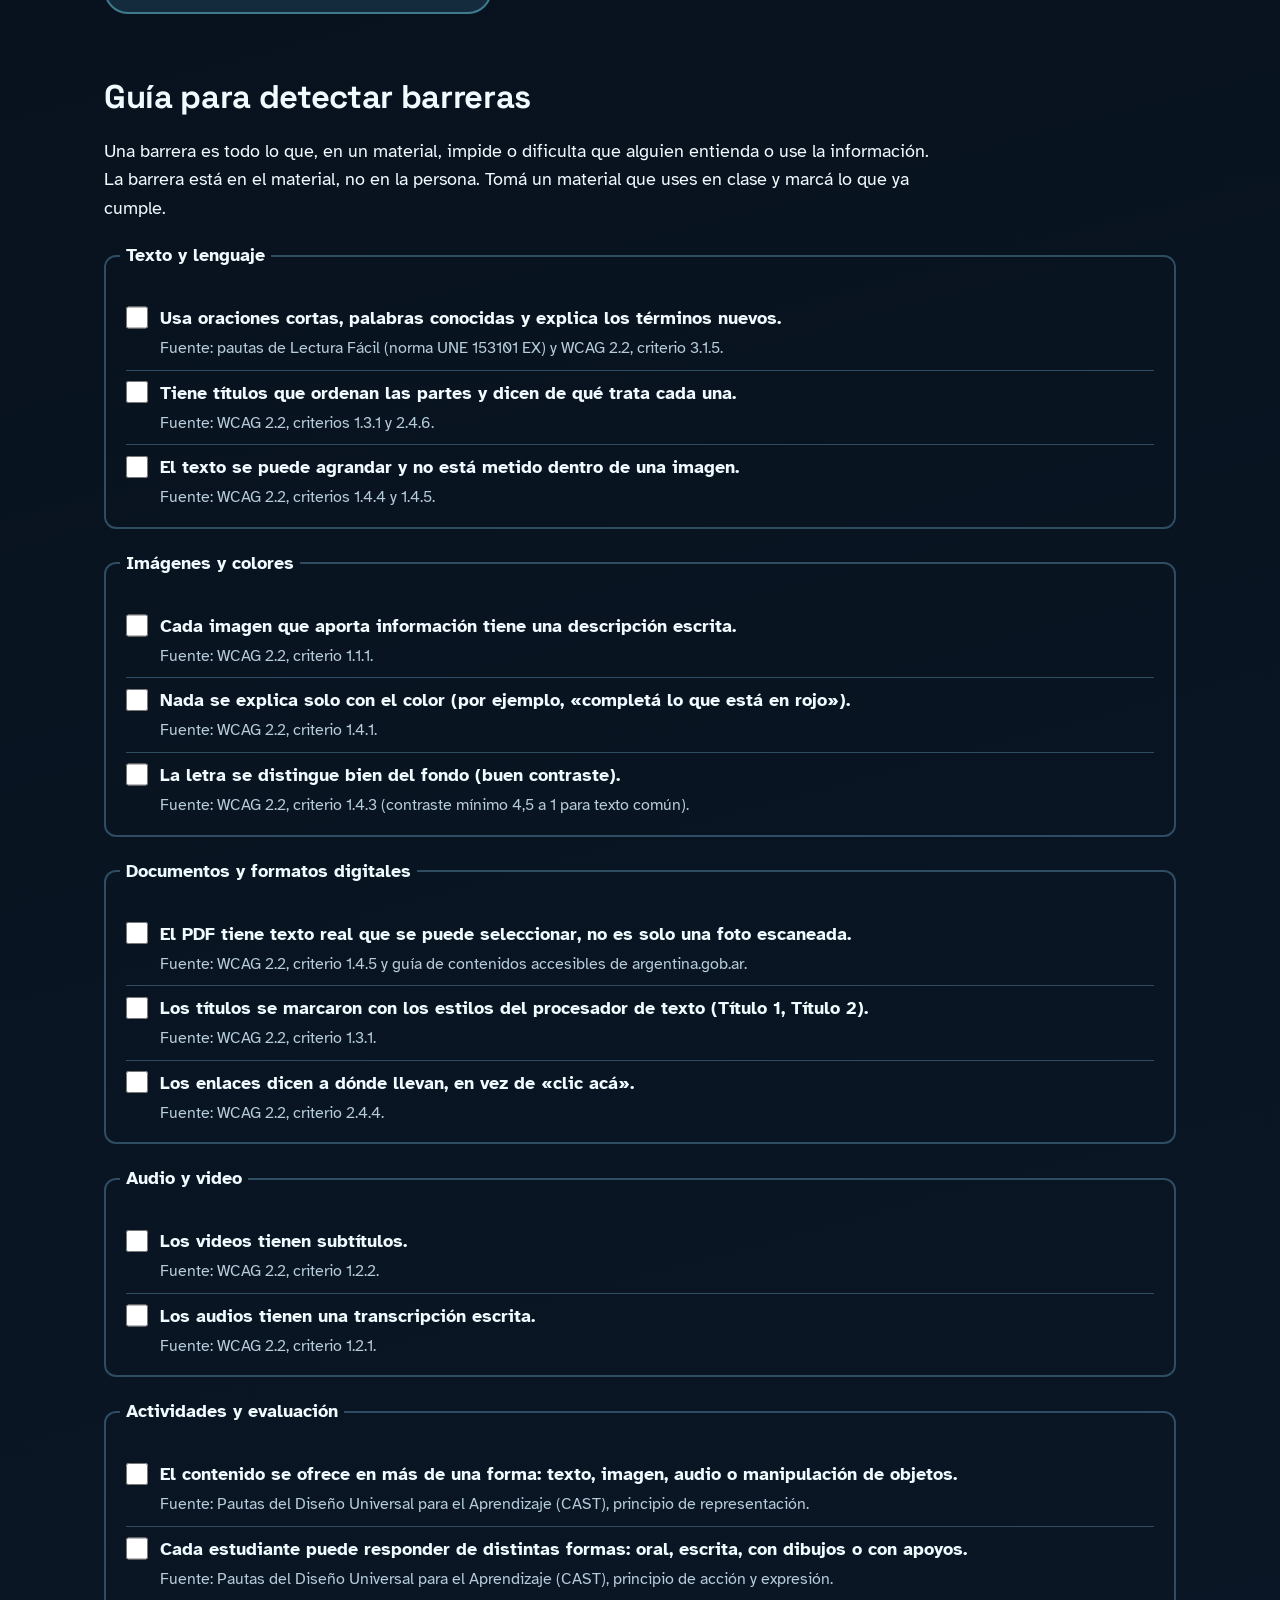
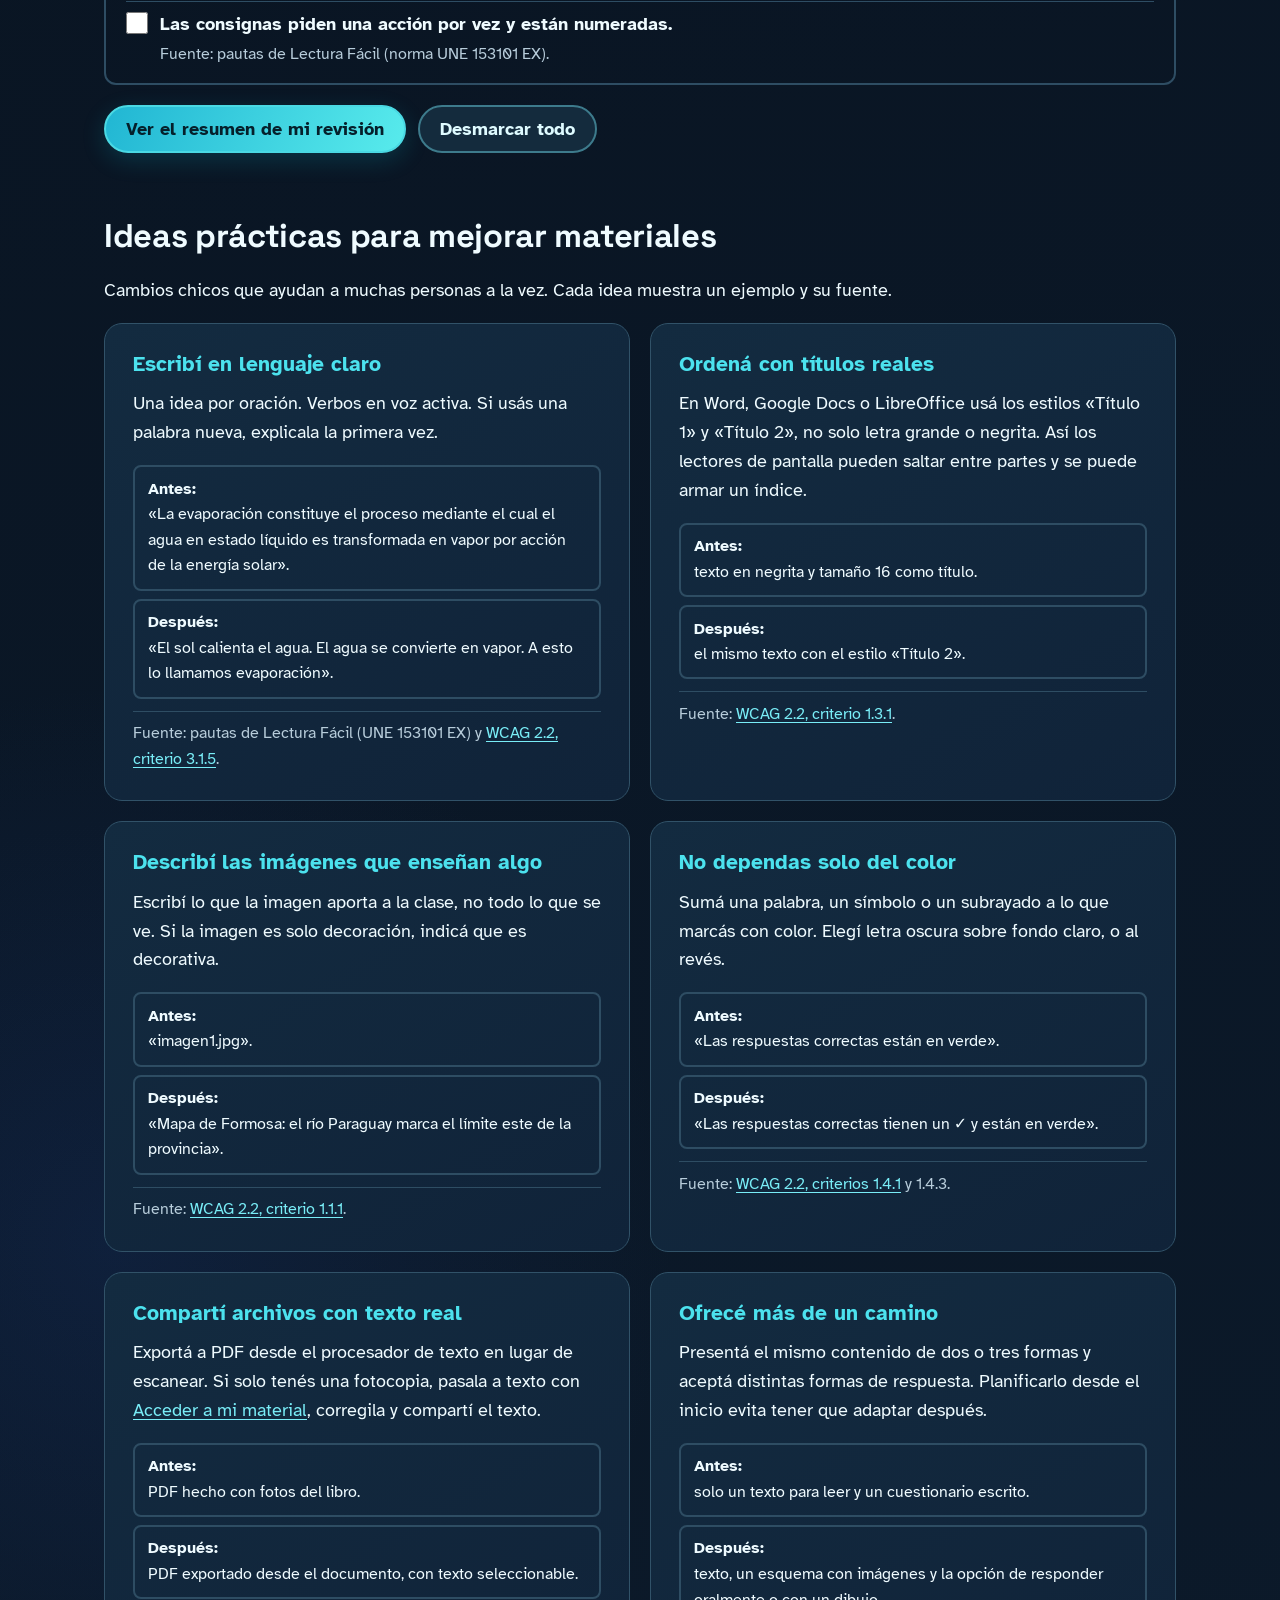
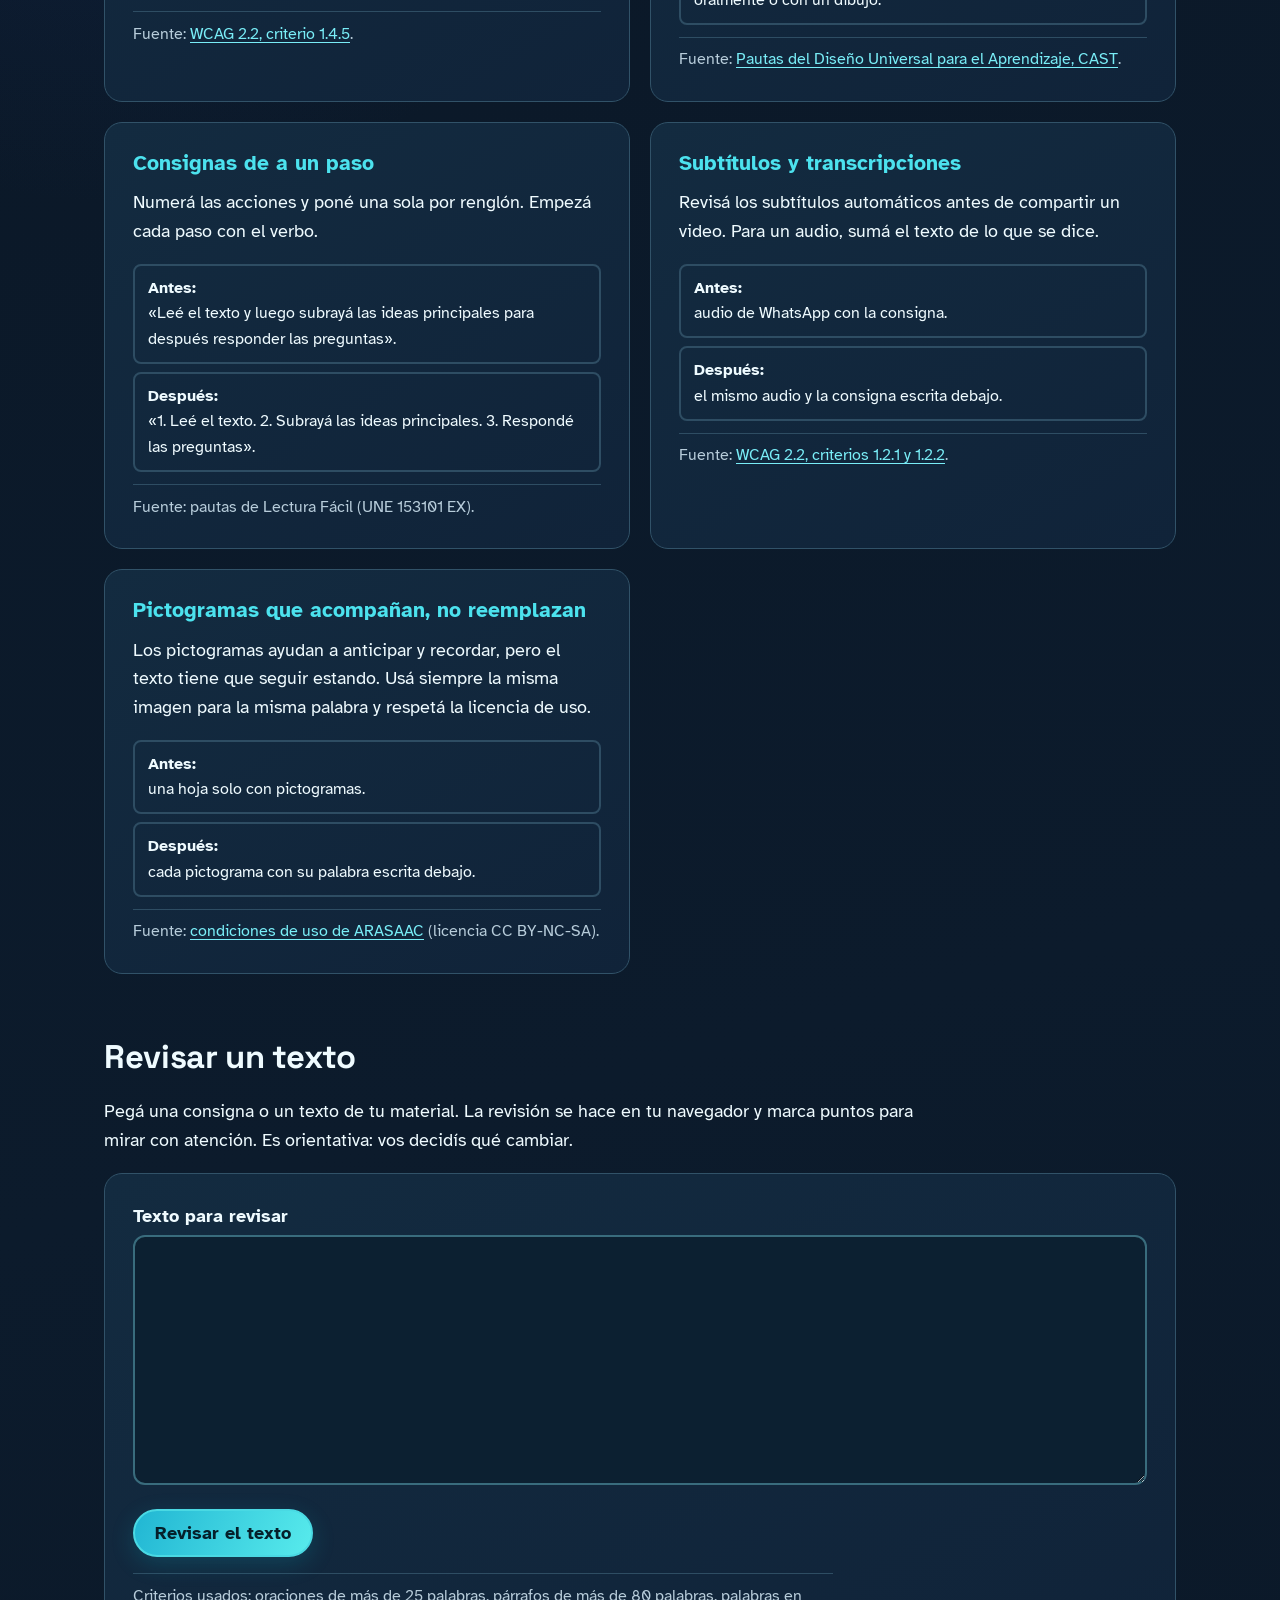
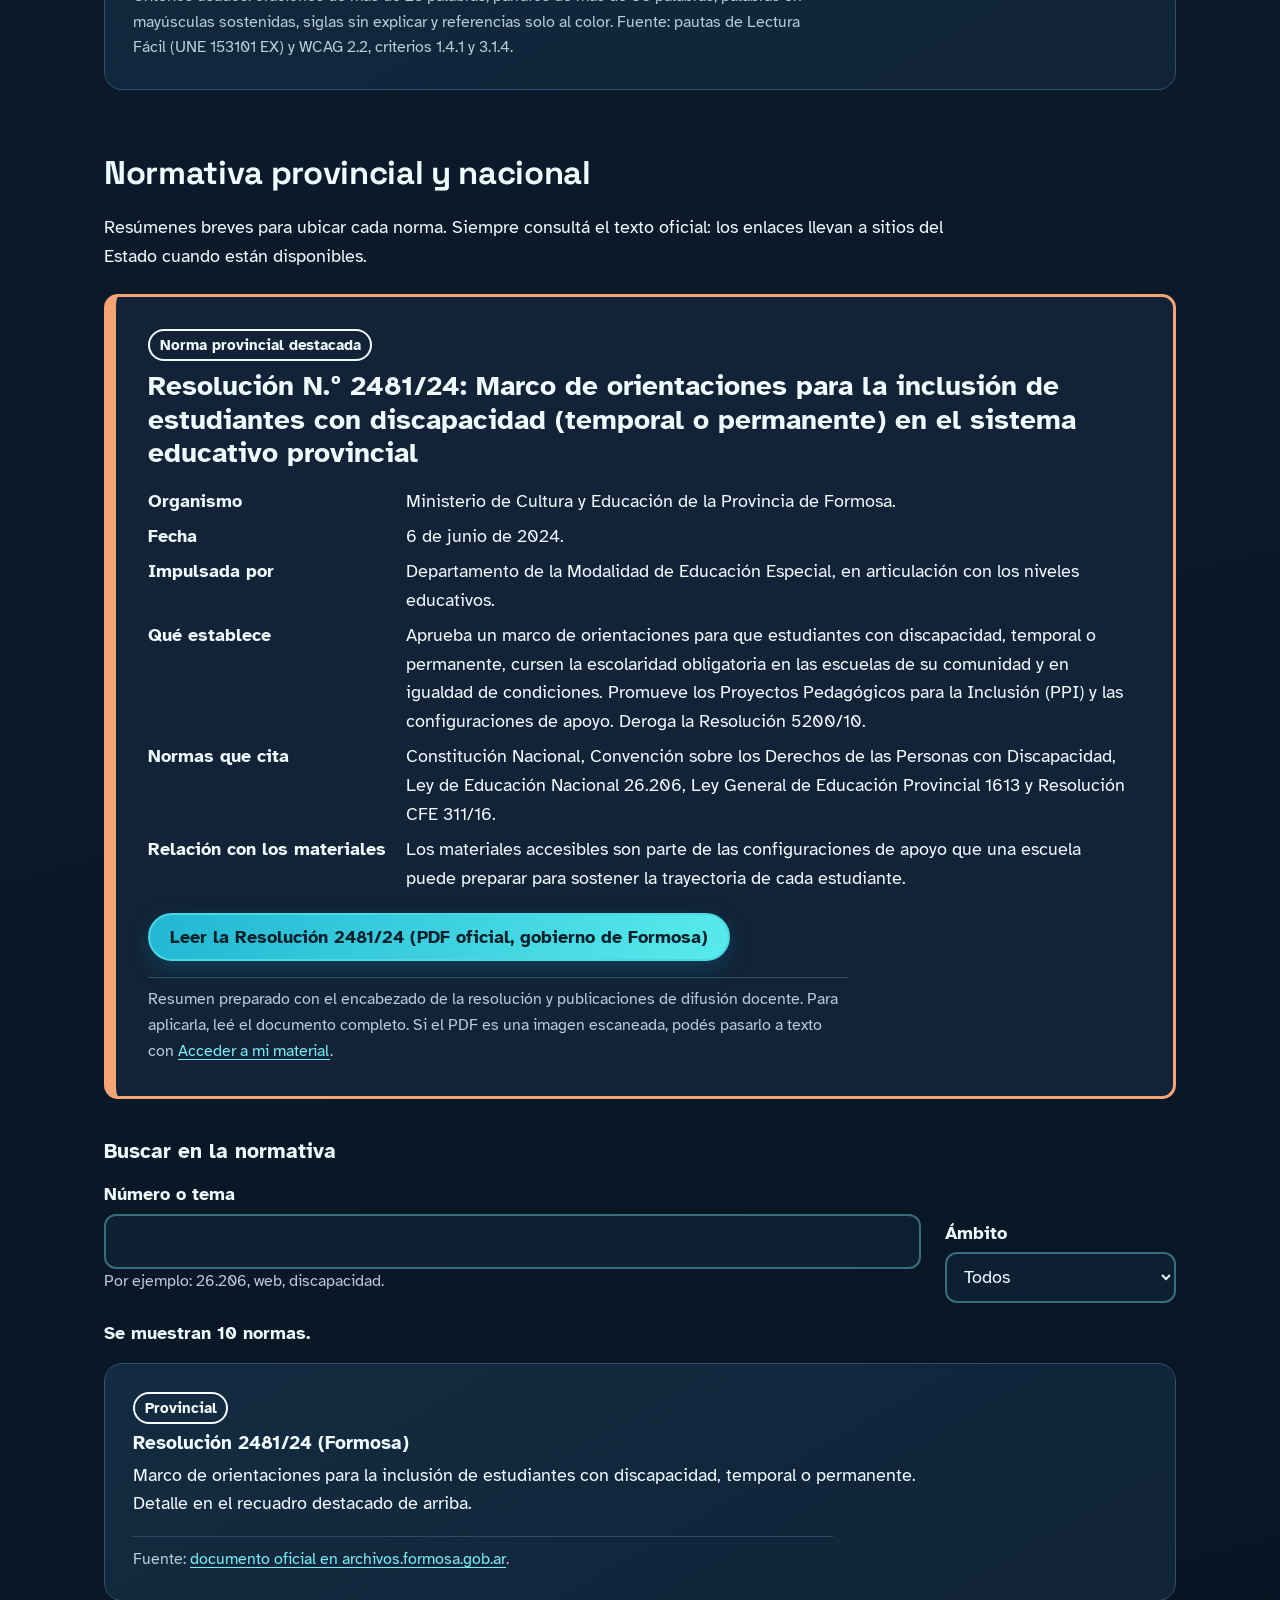
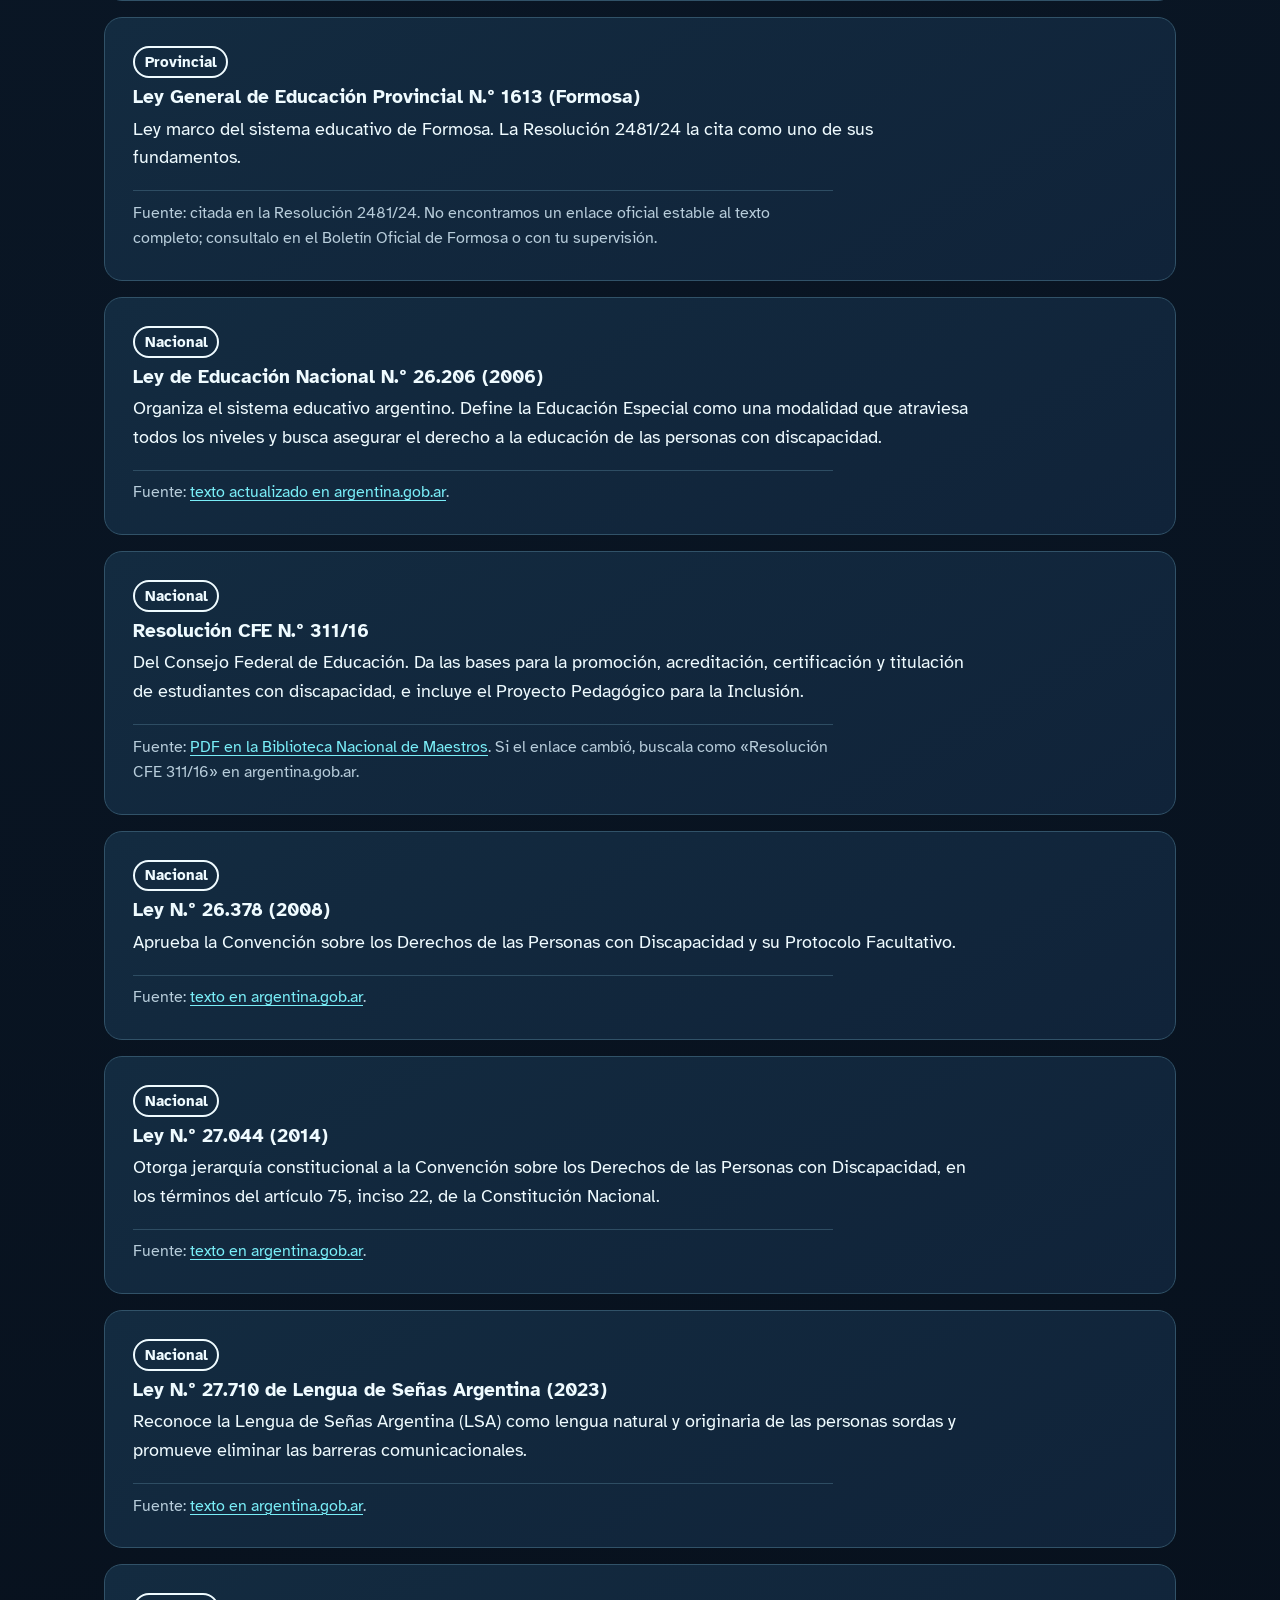
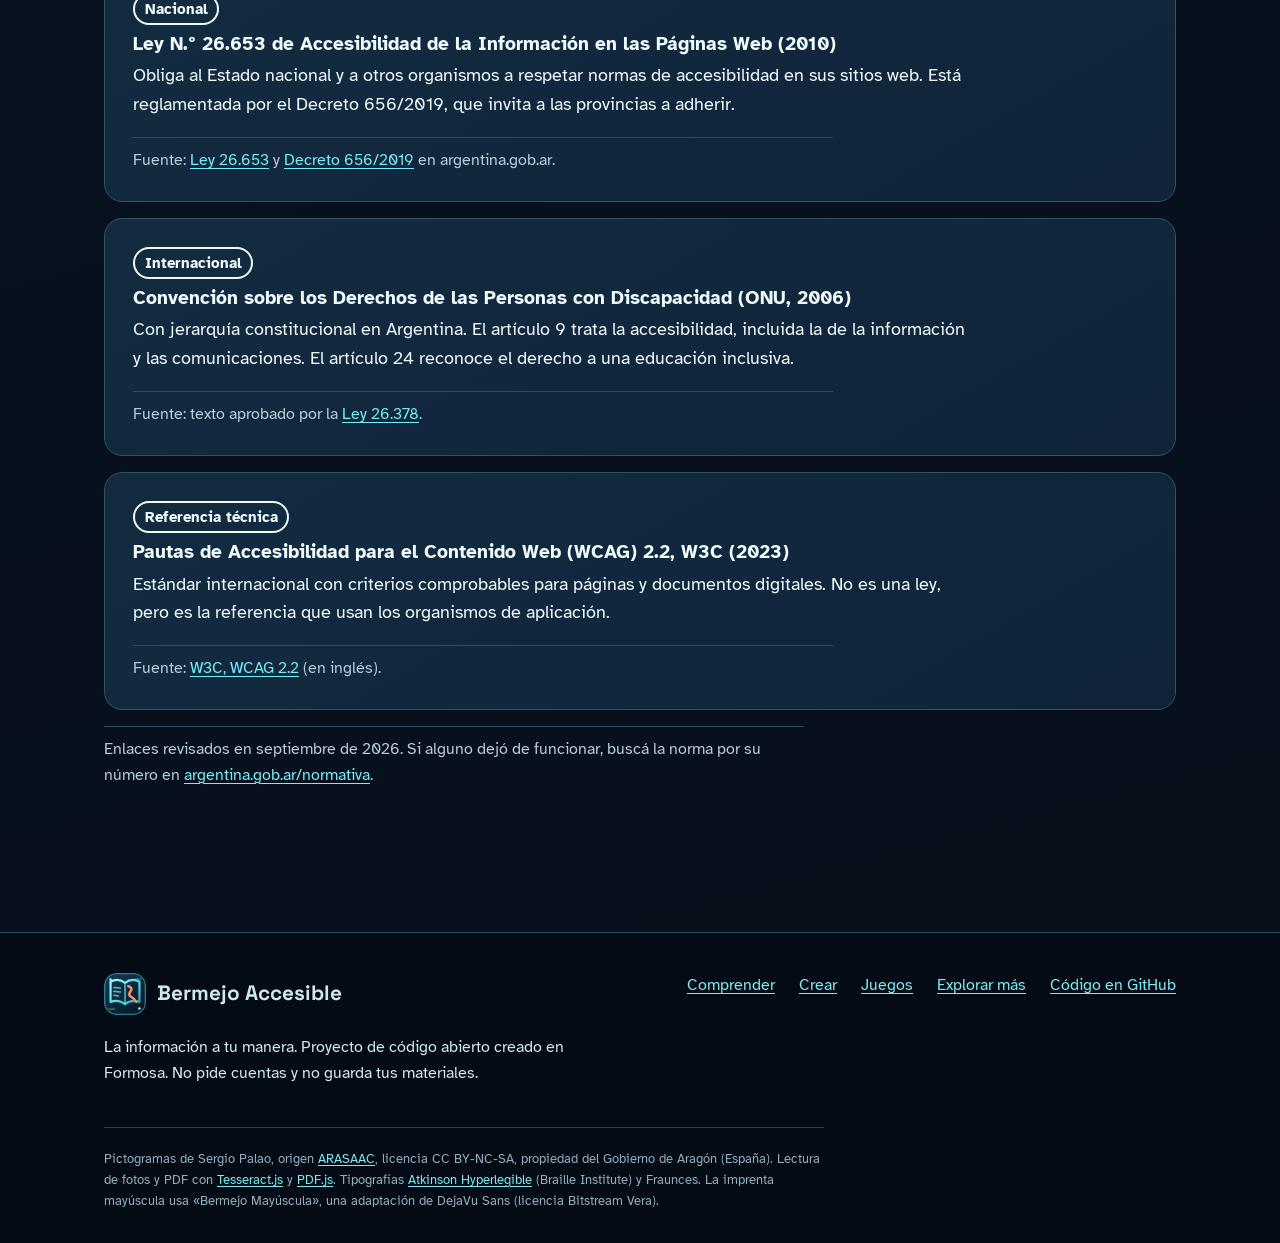
<file: docente.html>
<!doctype html>
<html lang="es-AR">
<head>
  <meta charset="utf-8">
  <meta name="viewport" content="width=device-width, initial-scale=1">
  <title>Recursos para docentes | Bermejo Accesible</title>
  <meta name="description" content="Guía para detectar barreras en materiales educativos, ideas prácticas, revisor de textos y normativa de Formosa y Argentina, con la Resolución 2481/24.">
  <meta name="theme-color" content="#08131f">
  <link rel="preconnect" href="https://fonts.googleapis.com">
  <link rel="preconnect" href="https://fonts.gstatic.com" crossorigin>
  <link rel="stylesheet" href="https://fonts.googleapis.com/css2?family=Atkinson+Hyperlegible:ital,wght@0,400;0,700;1,400&amp;family=Space+Grotesk:wght@400;500;600;700&amp;display=swap">
  <link rel="icon" href="icono.svg" type="image/svg+xml">
  <link rel="stylesheet" href="css/bermejo.css?v=dua-20261117">
  <script src="js/navegacion.js" defer></script>
  <script src="js/preferencias.js?v=20261117-2"></script>
  <script src="js/asistente-global.js" defer></script>
  <script src="js/docente.js" defer></script>
  <script src="js/consulta.js" defer></script>
  <link rel="stylesheet" href="css/armonico.css?v=3">
</head>
<body class="visual-limpio">
  <a class="saltar" href="#contenido">Ir al contenido</a>
  <header class="cabecera">
    <div class="cabecera__fila">
      <a class="marca" href="index.html">
        <img class="marca__logo" src="img/logo-bermejo.svg?v=tech-20261116" alt="" width="64" height="64">
        <span class="marca__nombre">Bermejo <span>Accesible</span></span>
      </a>
      <nav class="menu" id="menu-principal" aria-label="Principal">
        <ul>
          <li><a href="index.html">Inicio</a></li>
          <li><a href="comprender.html">Comprender</a></li>
          <li><a href="crear.html">Crear</a></li>
          <li><a href="claria.html">CLARIA</a></li>
          <li><a href="juegos.html">Juegos</a></li>
          <li><a href="explorar.html" aria-current="page">Explorar más</a></li>
        </ul>
      </nav>
      <div class="cabecera__acciones">
        <button class="boton boton-icono menu-abrir" type="button" aria-controls="menu-principal" aria-expanded="false"><svg viewBox="0 0 24 24" aria-hidden="true" focusable="false"><path d="M4 7h16M4 12h16M4 17h16"/></svg><span>Menú</span></button>
        <details class="ajustes" id="ajustes">
          <summary class="boton-icono"><svg viewBox="0 0 24 24" aria-hidden="true" focusable="false"><circle cx="12" cy="12" r="9"/><circle cx="12" cy="7.6" r="1.3"/><path d="M7.5 10.4 12 11.4l4.5-1M12 11.4v3.6l-2.5 4M12 15l2.5 4"/></svg><span class="ajustes__texto">Accesibilidad</span></summary>
          <div class="ajustes__fila">
            <p class="ajustes__titulo" id="ajustes-titulo">Accesibilidad</p>
            <div class="ajustes__grupo" role="group" aria-labelledby="tam-etiqueta">
              <span class="ajustes__etiqueta" id="tam-etiqueta">Tamaño del texto</span>
              <button type="button" class="boton" data-ajuste="achicar">Más chico</button>
              <span class="ajustes__valor" id="tam-valor">100 %</span>
              <button type="button" class="boton" data-ajuste="agrandar">Más grande</button>
            </div>
            <div class="ajustes__grupo" role="group" aria-labelledby="letra-etiqueta">
              <span class="ajustes__etiqueta" id="letra-etiqueta">Letra</span>
              <button type="button" class="boton boton--letra-habitual" data-letra-opcion="habitual" aria-pressed="true">Texto habitual</button>
              <button type="button" class="boton boton--letra-mayuscula" data-letra-opcion="mayuscula" aria-pressed="false">Imprenta mayúscula</button>
            </div>
            <div class="ajustes__grupo" role="group" aria-labelledby="con-etiqueta">
              <span class="ajustes__etiqueta" id="con-etiqueta">Contraste</span>
              <button type="button" class="boton" data-contraste-opcion="normal" aria-pressed="true">Normal</button>
              <button type="button" class="boton" data-contraste-opcion="alto" aria-pressed="false">Alto</button>
            </div>
            <div class="ajustes__grupo">
              <button type="button" class="boton" data-abrir-ayuda><svg viewBox="0 0 24 24" aria-hidden="true" focusable="false"><circle cx="12" cy="12" r="9"/><path d="M9.5 9a2.5 2.5 0 1 1 4.3 1.7c-1.2 1-1.8 1.5-1.8 2.7"/><path d="M12 17h.01"/></svg>Ayuda por voz y guía</button>
              <button type="button" class="boton" data-ajuste="restablecer">Restablecer</button>
            </div>
            <p class="visualmente-oculto" id="ajustes-anuncio" role="status" aria-live="polite"></p>
          </div>
        </details>
      </div>
    </div>
  </header>
  <main id="contenido" tabindex="-1">
    <div class="contenedor">
      <p class="migas"><a href="explorar.html">Explorar más</a> › Recursos para docentes</p>
      <h1>Recursos para docentes</h1>
      <p class="intro">Herramientas para encontrar las barreras de un material y cambiarlo para que todo el curso pueda usarlo.</p>

      <div class="aviso" role="note" aria-labelledby="revision-titulo">
        <p id="revision-titulo"><strong>Sujeto a revisión docente.</strong></p>
        <p>Estas orientaciones resumen fuentes públicas y cada una indica de dónde sale. No reemplazan el texto oficial de las normas ni las decisiones del equipo de tu escuela. Revisalas con tu equipo y con la supervisión antes de aplicarlas. Contenido preparado en septiembre de 2026.</p>
      </div>

      <nav class="indice-pagina" aria-labelledby="en-esta-pagina">
        <p id="en-esta-pagina"><strong>En esta página:</strong></p>
        <ul>
          <li><a href="#consulta">Contame qué pasa en tu aula</a></li>
          <li><a href="#guia">Guía para detectar barreras</a></li>
          <li><a href="#ideas">Ideas prácticas</a></li>
          <li><a href="#revisor">Revisar un texto</a></li>
          <li><a href="#normativa">Normativa</a></li>
        </ul>
      </nav>

      <!-- ================= CONSULTA POR SITUACIÓN ================= -->
      <section class="seccion-docente" id="consulta" aria-labelledby="consulta-titulo" tabindex="-1">
        <h2 id="consulta-titulo">Contame qué pasa en tu aula</h2>
        <p>Escribí la situación con tus palabras. Te muestro la barrera posible, acciones pedagógicas concretas y el fundamento de cada una, con enlace a la fuente.</p>
        <div class="consulta__aviso-datos" role="note">
          <p><strong>Sin datos personales.</strong> No escribas nombres, apellidos, documentos, direcciones, teléfonos ni diagnósticos de una persona identificable. Contá la situación en general, por ejemplo: «un estudiante de 3.º año».</p>
          <p>La consulta se procesa en este dispositivo: no se envía ni se guarda.</p>
        </div>
        <noscript><p class="aviso">La consulta necesita JavaScript. Mientras tanto, podés usar la guía y la normativa de esta página.</p></noscript>
        <form class="consulta__form" id="consulta-form" novalidate>
          <label class="etiqueta" for="consulta-texto">Describí la situación</label>
          <p class="ayuda" id="consulta-ayuda">Por ejemplo: «Un estudiante no ve bien el pizarrón y las fotocopias le salen muy chicas» o «Tengo una alumna sorda y los videos no tienen subtítulos».</p>
          <textarea id="consulta-texto" rows="5" aria-describedby="consulta-ayuda"></textarea>
          <p class="error-campo" id="consulta-error" hidden></p>
          <div class="fila-botones">
            <button type="submit" class="boton boton--principal">Buscar orientaciones</button>
            <button type="button" class="boton" id="consulta-borrar">Borrar la consulta</button>
          </div>
        </form>
        <div class="consulta__resultado" id="consulta-resultado" aria-live="off"></div>
        <h3 id="temas-titulo">O elegí un tema</h3>
        <ul class="consulta__temas" id="consulta-temas" aria-labelledby="temas-titulo"></ul>
      </section>

      <!-- ================= GUÍA ================= -->
      <section class="seccion-docente" id="guia" aria-labelledby="guia-titulo" tabindex="-1">
        <h2 id="guia-titulo">Guía para detectar barreras</h2>
        <p>Una barrera es todo lo que, en un material, impide o dificulta que alguien entienda o use la información. La barrera está en el material, no en la persona. Tomá un material que uses en clase y marcá lo que ya cumple.</p>

        <form class="chequeo" id="form-chequeo" novalidate>
          <fieldset>
            <legend>Texto y lenguaje</legend>
            <div class="item-chequeo">
              <input type="checkbox" id="ch-1" data-idea="idea-lenguaje" aria-describedby="f-1">
              <div><label for="ch-1">Usa oraciones cortas, palabras conocidas y explica los términos nuevos.</label><span class="fuente" id="f-1">Fuente: pautas de Lectura Fácil (norma UNE 153101 EX) y WCAG 2.2, criterio 3.1.5.</span></div>
            </div>
            <div class="item-chequeo">
              <input type="checkbox" id="ch-2" data-idea="idea-titulos" aria-describedby="f-2">
              <div><label for="ch-2">Tiene títulos que ordenan las partes y dicen de qué trata cada una.</label><span class="fuente" id="f-2">Fuente: WCAG 2.2, criterios 1.3.1 y 2.4.6.</span></div>
            </div>
            <div class="item-chequeo">
              <input type="checkbox" id="ch-3" data-idea="idea-archivos" aria-describedby="f-3">
              <div><label for="ch-3">El texto se puede agrandar y no está metido dentro de una imagen.</label><span class="fuente" id="f-3">Fuente: WCAG 2.2, criterios 1.4.4 y 1.4.5.</span></div>
            </div>
          </fieldset>

          <fieldset>
            <legend>Imágenes y colores</legend>
            <div class="item-chequeo">
              <input type="checkbox" id="ch-4" data-idea="idea-imagenes" aria-describedby="f-4">
              <div><label for="ch-4">Cada imagen que aporta información tiene una descripción escrita.</label><span class="fuente" id="f-4">Fuente: WCAG 2.2, criterio 1.1.1.</span></div>
            </div>
            <div class="item-chequeo">
              <input type="checkbox" id="ch-5" data-idea="idea-color" aria-describedby="f-5">
              <div><label for="ch-5">Nada se explica solo con el color (por ejemplo, «completá lo que está en rojo»).</label><span class="fuente" id="f-5">Fuente: WCAG 2.2, criterio 1.4.1.</span></div>
            </div>
            <div class="item-chequeo">
              <input type="checkbox" id="ch-6" data-idea="idea-color" aria-describedby="f-6">
              <div><label for="ch-6">La letra se distingue bien del fondo (buen contraste).</label><span class="fuente" id="f-6">Fuente: WCAG 2.2, criterio 1.4.3 (contraste mínimo 4,5 a 1 para texto común).</span></div>
            </div>
          </fieldset>

          <fieldset>
            <legend>Documentos y formatos digitales</legend>
            <div class="item-chequeo">
              <input type="checkbox" id="ch-7" data-idea="idea-archivos" aria-describedby="f-7">
              <div><label for="ch-7">El PDF tiene texto real que se puede seleccionar, no es solo una foto escaneada.</label><span class="fuente" id="f-7">Fuente: WCAG 2.2, criterio 1.4.5 y guía de contenidos accesibles de argentina.gob.ar.</span></div>
            </div>
            <div class="item-chequeo">
              <input type="checkbox" id="ch-8" data-idea="idea-titulos" aria-describedby="f-8">
              <div><label for="ch-8">Los títulos se marcaron con los estilos del procesador de texto (Título 1, Título 2).</label><span class="fuente" id="f-8">Fuente: WCAG 2.2, criterio 1.3.1.</span></div>
            </div>
            <div class="item-chequeo">
              <input type="checkbox" id="ch-9" data-idea="idea-titulos" aria-describedby="f-9">
              <div><label for="ch-9">Los enlaces dicen a dónde llevan, en vez de «clic acá».</label><span class="fuente" id="f-9">Fuente: WCAG 2.2, criterio 2.4.4.</span></div>
            </div>
          </fieldset>

          <fieldset>
            <legend>Audio y video</legend>
            <div class="item-chequeo">
              <input type="checkbox" id="ch-10" data-idea="idea-video" aria-describedby="f-10">
              <div><label for="ch-10">Los videos tienen subtítulos.</label><span class="fuente" id="f-10">Fuente: WCAG 2.2, criterio 1.2.2.</span></div>
            </div>
            <div class="item-chequeo">
              <input type="checkbox" id="ch-11" data-idea="idea-video" aria-describedby="f-11">
              <div><label for="ch-11">Los audios tienen una transcripción escrita.</label><span class="fuente" id="f-11">Fuente: WCAG 2.2, criterio 1.2.1.</span></div>
            </div>
          </fieldset>

          <fieldset>
            <legend>Actividades y evaluación</legend>
            <div class="item-chequeo">
              <input type="checkbox" id="ch-12" data-idea="idea-formatos" aria-describedby="f-12">
              <div><label for="ch-12">El contenido se ofrece en más de una forma: texto, imagen, audio o manipulación de objetos.</label><span class="fuente" id="f-12">Fuente: Pautas del Diseño Universal para el Aprendizaje (CAST), principio de representación.</span></div>
            </div>
            <div class="item-chequeo">
              <input type="checkbox" id="ch-13" data-idea="idea-formatos" aria-describedby="f-13">
              <div><label for="ch-13">Cada estudiante puede responder de distintas formas: oral, escrita, con dibujos o con apoyos.</label><span class="fuente" id="f-13">Fuente: Pautas del Diseño Universal para el Aprendizaje (CAST), principio de acción y expresión.</span></div>
            </div>
            <div class="item-chequeo">
              <input type="checkbox" id="ch-14" data-idea="idea-consignas" aria-describedby="f-14">
              <div><label for="ch-14">Las consignas piden una acción por vez y están numeradas.</label><span class="fuente" id="f-14">Fuente: pautas de Lectura Fácil (norma UNE 153101 EX).</span></div>
            </div>
          </fieldset>

          <div class="fila-botones">
            <button type="submit" class="boton boton--principal">Ver el resumen de mi revisión</button>
            <button type="reset" class="boton">Desmarcar todo</button>
          </div>
        </form>

        <div id="resumen-chequeo" class="panel" tabindex="-1" hidden></div>
      </section>

      <!-- ================= IDEAS ================= -->
      <section class="seccion-docente" id="ideas" aria-labelledby="ideas-titulo" tabindex="-1">
        <h2 id="ideas-titulo">Ideas prácticas para mejorar materiales</h2>
        <p>Cambios chicos que ayudan a muchas personas a la vez. Cada idea muestra un ejemplo y su fuente.</p>

        <div class="ideas">
          <article class="panel idea" id="idea-lenguaje" tabindex="-1" aria-labelledby="idea-lenguaje-t">
            <h3 id="idea-lenguaje-t">Escribí en lenguaje claro</h3>
            <p>Una idea por oración. Verbos en voz activa. Si usás una palabra nueva, explicala la primera vez.</p>
            <div class="antes-despues">
              <p><strong>Antes:</strong> «La evaporación constituye el proceso mediante el cual el agua en estado líquido es transformada en vapor por acción de la energía solar».</p>
              <p><strong>Después:</strong> «El sol calienta el agua. El agua se convierte en vapor. A esto lo llamamos evaporación».</p>
            </div>
            <p class="fuente-linea">Fuente: pautas de Lectura Fácil (UNE 153101 EX) y <a href="https://www.w3.org/TR/WCAG22/#reading-level">WCAG 2.2, criterio 3.1.5</a>.</p>
          </article>

          <article class="panel idea" id="idea-titulos" tabindex="-1" aria-labelledby="idea-titulos-t">
            <h3 id="idea-titulos-t">Ordená con títulos reales</h3>
            <p>En Word, Google Docs o LibreOffice usá los estilos «Título 1» y «Título 2», no solo letra grande o negrita. Así los lectores de pantalla pueden saltar entre partes y se puede armar un índice.</p>
            <div class="antes-despues">
              <p><strong>Antes:</strong> texto en negrita y tamaño 16 como título.</p>
              <p><strong>Después:</strong> el mismo texto con el estilo «Título 2».</p>
            </div>
            <p class="fuente-linea">Fuente: <a href="https://www.w3.org/TR/WCAG22/#info-and-relationships">WCAG 2.2, criterio 1.3.1</a>.</p>
          </article>

          <article class="panel idea" id="idea-imagenes" tabindex="-1" aria-labelledby="idea-imagenes-t">
            <h3 id="idea-imagenes-t">Describí las imágenes que enseñan algo</h3>
            <p>Escribí lo que la imagen aporta a la clase, no todo lo que se ve. Si la imagen es solo decoración, indicá que es decorativa.</p>
            <div class="antes-despues">
              <p><strong>Antes:</strong> «imagen1.jpg».</p>
              <p><strong>Después:</strong> «Mapa de Formosa: el río Paraguay marca el límite este de la provincia».</p>
            </div>
            <p class="fuente-linea">Fuente: <a href="https://www.w3.org/TR/WCAG22/#non-text-content">WCAG 2.2, criterio 1.1.1</a>.</p>
          </article>

          <article class="panel idea" id="idea-color" tabindex="-1" aria-labelledby="idea-color-t">
            <h3 id="idea-color-t">No dependas solo del color</h3>
            <p>Sumá una palabra, un símbolo o un subrayado a lo que marcás con color. Elegí letra oscura sobre fondo claro, o al revés.</p>
            <div class="antes-despues">
              <p><strong>Antes:</strong> «Las respuestas correctas están en verde».</p>
              <p><strong>Después:</strong> «Las respuestas correctas tienen un ✓ y están en verde».</p>
            </div>
            <p class="fuente-linea">Fuente: <a href="https://www.w3.org/TR/WCAG22/#use-of-color">WCAG 2.2, criterios 1.4.1</a> y 1.4.3.</p>
          </article>

          <article class="panel idea" id="idea-archivos" tabindex="-1" aria-labelledby="idea-archivos-t">
            <h3 id="idea-archivos-t">Compartí archivos con texto real</h3>
            <p>Exportá a PDF desde el procesador de texto en lugar de escanear. Si solo tenés una fotocopia, pasala a texto con <a href="material.html">Acceder a mi material</a>, corregila y compartí el texto.</p>
            <div class="antes-despues">
              <p><strong>Antes:</strong> PDF hecho con fotos del libro.</p>
              <p><strong>Después:</strong> PDF exportado desde el documento, con texto seleccionable.</p>
            </div>
            <p class="fuente-linea">Fuente: <a href="https://www.w3.org/TR/WCAG22/#images-of-text">WCAG 2.2, criterio 1.4.5</a>.</p>
          </article>

          <article class="panel idea" id="idea-formatos" tabindex="-1" aria-labelledby="idea-formatos-t">
            <h3 id="idea-formatos-t">Ofrecé más de un camino</h3>
            <p>Presentá el mismo contenido de dos o tres formas y aceptá distintas formas de respuesta. Planificarlo desde el inicio evita tener que adaptar después.</p>
            <div class="antes-despues">
              <p><strong>Antes:</strong> solo un texto para leer y un cuestionario escrito.</p>
              <p><strong>Después:</strong> texto, un esquema con imágenes y la opción de responder oralmente o con un dibujo.</p>
            </div>
            <p class="fuente-linea">Fuente: <a href="https://udlguidelines.cast.org/">Pautas del Diseño Universal para el Aprendizaje, CAST</a>.</p>
          </article>

          <article class="panel idea" id="idea-consignas" tabindex="-1" aria-labelledby="idea-consignas-t">
            <h3 id="idea-consignas-t">Consignas de a un paso</h3>
            <p>Numerá las acciones y poné una sola por renglón. Empezá cada paso con el verbo.</p>
            <div class="antes-despues">
              <p><strong>Antes:</strong> «Leé el texto y luego subrayá las ideas principales para después responder las preguntas».</p>
              <p><strong>Después:</strong> «1. Leé el texto. 2. Subrayá las ideas principales. 3. Respondé las preguntas».</p>
            </div>
            <p class="fuente-linea">Fuente: pautas de Lectura Fácil (UNE 153101 EX).</p>
          </article>

          <article class="panel idea" id="idea-video" tabindex="-1" aria-labelledby="idea-video-t">
            <h3 id="idea-video-t">Subtítulos y transcripciones</h3>
            <p>Revisá los subtítulos automáticos antes de compartir un video. Para un audio, sumá el texto de lo que se dice.</p>
            <div class="antes-despues">
              <p><strong>Antes:</strong> audio de WhatsApp con la consigna.</p>
              <p><strong>Después:</strong> el mismo audio y la consigna escrita debajo.</p>
            </div>
            <p class="fuente-linea">Fuente: <a href="https://www.w3.org/TR/WCAG22/#captions-prerecorded">WCAG 2.2, criterios 1.2.1 y 1.2.2</a>.</p>
          </article>

          <article class="panel idea" id="idea-pictos" tabindex="-1" aria-labelledby="idea-pictos-t">
            <h3 id="idea-pictos-t">Pictogramas que acompañan, no reemplazan</h3>
            <p>Los pictogramas ayudan a anticipar y recordar, pero el texto tiene que seguir estando. Usá siempre la misma imagen para la misma palabra y respetá la licencia de uso.</p>
            <div class="antes-despues">
              <p><strong>Antes:</strong> una hoja solo con pictogramas.</p>
              <p><strong>Después:</strong> cada pictograma con su palabra escrita debajo.</p>
            </div>
            <p class="fuente-linea">Fuente: <a href="https://arasaac.org/terms-of-use">condiciones de uso de ARASAAC</a> (licencia CC BY-NC-SA).</p>
          </article>
        </div>
      </section>

      <!-- ================= REVISOR ================= -->
      <section class="seccion-docente" id="revisor" aria-labelledby="revisor-titulo" tabindex="-1">
        <h2 id="revisor-titulo">Revisar un texto</h2>
        <p>Pegá una consigna o un texto de tu material. La revisión se hace en tu navegador y marca puntos para mirar con atención. Es orientativa: vos decidís qué cambiar.</p>
        <div class="panel">
          <label class="etiqueta" for="texto-revisar">Texto para revisar</label>
          <textarea id="texto-revisar" rows="8" aria-describedby="error-texto-revisar"></textarea>
          <p class="error-campo" id="error-texto-revisar" hidden></p>
          <div class="fila-botones">
            <button type="button" class="boton boton--principal" id="revisar">Revisar el texto</button>
          </div>
          <div id="resultado-revisor" class="resultado-revisor" tabindex="-1" hidden></div>
          <p class="fuente-linea">Criterios usados: oraciones de más de 25 palabras, párrafos de más de 80 palabras, palabras en mayúsculas sostenidas, siglas sin explicar y referencias solo al color. Fuente: pautas de Lectura Fácil (UNE 153101 EX) y WCAG 2.2, criterios 1.4.1 y 3.1.4.</p>
        </div>
      </section>

      <!-- ================= NORMATIVA ================= -->
      <section class="seccion-docente" id="normativa" aria-labelledby="normativa-titulo" tabindex="-1">
        <h2 id="normativa-titulo">Normativa provincial y nacional</h2>
        <p>Resúmenes breves para ubicar cada norma. Siempre consultá el texto oficial: los enlaces llevan a sitios del Estado cuando están disponibles.</p>

        <article class="destacada" aria-labelledby="r2481-titulo">
          <p class="etiqueta-ambito">Norma provincial destacada</p>
          <h3 id="r2481-titulo">Resolución N.º 2481/24: Marco de orientaciones para la inclusión de estudiantes con discapacidad (temporal o permanente) en el sistema educativo provincial</h3>
          <dl class="ficha">
            <dt>Organismo</dt>
            <dd>Ministerio de Cultura y Educación de la Provincia de Formosa.</dd>
            <dt>Fecha</dt>
            <dd>6 de junio de 2024.</dd>
            <dt>Impulsada por</dt>
            <dd>Departamento de la Modalidad de Educación Especial, en articulación con los niveles educativos.</dd>
            <dt>Qué establece</dt>
            <dd>Aprueba un marco de orientaciones para que estudiantes con discapacidad, temporal o permanente, cursen la escolaridad obligatoria en las escuelas de su comunidad y en igualdad de condiciones. Promueve los Proyectos Pedagógicos para la Inclusión (PPI) y las configuraciones de apoyo. Deroga la Resolución 5200/10.</dd>
            <dt>Normas que cita</dt>
            <dd>Constitución Nacional, Convención sobre los Derechos de las Personas con Discapacidad, Ley de Educación Nacional 26.206, Ley General de Educación Provincial 1613 y Resolución CFE 311/16.</dd>
            <dt>Relación con los materiales</dt>
            <dd>Los materiales accesibles son parte de las configuraciones de apoyo que una escuela puede preparar para sostener la trayectoria de cada estudiante.</dd>
          </dl>
          <div class="fila-botones">
            <a class="boton boton--principal" href="https://archivos.formosa.gob.ar/media/uploads/documentos/documento_1720711093.pdf">Leer la Resolución 2481/24 (PDF oficial, gobierno de Formosa)</a>
          </div>
          <p class="fuente-linea">Resumen preparado con el encabezado de la resolución y publicaciones de difusión docente. Para aplicarla, leé el documento completo. Si el PDF es una imagen escaneada, podés pasarlo a texto con <a href="material.html">Acceder a mi material</a>.</p>
        </article>

        <h3>Buscar en la normativa</h3>
        <div class="filtros" role="search" aria-label="Normativa">
          <div>
            <label class="etiqueta" for="buscar-norma">Número o tema</label>
            <input type="search" id="buscar-norma" aria-describedby="ayuda-buscar-norma">
            <p class="ayuda" id="ayuda-buscar-norma">Por ejemplo: 26.206, web, discapacidad.</p>
          </div>
          <div>
            <label class="etiqueta" for="ambito-norma">Ámbito</label>
            <select id="ambito-norma">
              <option value="todas">Todos</option>
              <option value="provincial">Provincial</option>
              <option value="nacional">Nacional</option>
              <option value="internacional">Internacional y técnica</option>
            </select>
          </div>
        </div>
        <p class="estado-modo" id="conteo-normas" role="status" aria-live="polite">Se muestran 10 normas.</p>

        <ul class="lista-normas" id="lista-normas">
          <li class="panel norma" data-ambito="provincial" data-texto="2481 2481/24 resolución inclusión discapacidad ppi proyectos pedagógicos formosa especial">
            <p class="etiqueta-ambito">Provincial</p>
            <h3>Resolución 2481/24 (Formosa)</h3>
            <p>Marco de orientaciones para la inclusión de estudiantes con discapacidad, temporal o permanente. Detalle en el recuadro destacado de arriba.</p>
            <p class="fuente-linea">Fuente: <a href="https://archivos.formosa.gob.ar/media/uploads/documentos/documento_1720711093.pdf">documento oficial en archivos.formosa.gob.ar</a>.</p>
          </li>
          <li class="panel norma" data-ambito="provincial" data-texto="1613 ley general de educación provincial formosa">
            <p class="etiqueta-ambito">Provincial</p>
            <h3>Ley General de Educación Provincial N.º 1613 (Formosa)</h3>
            <p>Ley marco del sistema educativo de Formosa. La Resolución 2481/24 la cita como uno de sus fundamentos.</p>
            <p class="fuente-linea">Fuente: citada en la Resolución 2481/24. No encontramos un enlace oficial estable al texto completo; consultalo en el Boletín Oficial de Formosa o con tu supervisión.</p>
          </li>
          <li class="panel norma" data-ambito="nacional" data-texto="26206 26.206 ley de educación nacional educación especial modalidad inclusión">
            <p class="etiqueta-ambito">Nacional</p>
            <h3>Ley de Educación Nacional N.º 26.206 (2006)</h3>
            <p>Organiza el sistema educativo argentino. Define la Educación Especial como una modalidad que atraviesa todos los niveles y busca asegurar el derecho a la educación de las personas con discapacidad.</p>
            <p class="fuente-linea">Fuente: <a href="https://www.argentina.gob.ar/normativa/nacional/ley-26206-123542/actualizacion">texto actualizado en argentina.gob.ar</a>.</p>
          </li>
          <li class="panel norma" data-ambito="nacional" data-texto="311 311/16 cfe consejo federal promoción acreditación certificación titulación discapacidad ppi">
            <p class="etiqueta-ambito">Nacional</p>
            <h3>Resolución CFE N.º 311/16</h3>
            <p>Del Consejo Federal de Educación. Da las bases para la promoción, acreditación, certificación y titulación de estudiantes con discapacidad, e incluye el Proyecto Pedagógico para la Inclusión.</p>
            <p class="fuente-linea">Fuente: <a href="https://www.bnm.me.gov.ar/giga1/normas/RCFE_311-16.pdf">PDF en la Biblioteca Nacional de Maestros</a>. Si el enlace cambió, buscala como «Resolución CFE 311/16» en argentina.gob.ar.</p>
          </li>
          <li class="panel norma" data-ambito="nacional" data-texto="26378 26.378 convención derechos personas con discapacidad aprobación">
            <p class="etiqueta-ambito">Nacional</p>
            <h3>Ley N.º 26.378 (2008)</h3>
            <p>Aprueba la Convención sobre los Derechos de las Personas con Discapacidad y su Protocolo Facultativo.</p>
            <p class="fuente-linea">Fuente: <a href="https://www.argentina.gob.ar/normativa/nacional/ley-26378-141317/texto">texto en argentina.gob.ar</a>.</p>
          </li>
          <li class="panel norma" data-ambito="nacional" data-texto="27044 27.044 jerarquía constitucional convención discapacidad">
            <p class="etiqueta-ambito">Nacional</p>
            <h3>Ley N.º 27.044 (2014)</h3>
            <p>Otorga jerarquía constitucional a la Convención sobre los Derechos de las Personas con Discapacidad, en los términos del artículo 75, inciso 22, de la Constitución Nacional.</p>
            <p class="fuente-linea">Fuente: <a href="https://www.argentina.gob.ar/normativa/nacional/ley-27044-239860/texto">texto en argentina.gob.ar</a>.</p>
          </li>
          <li class="panel norma" data-ambito="nacional" data-texto="27710 27.710 lengua de señas argentina lsa sordos sordas hipoacusia comunicación">
            <p class="etiqueta-ambito">Nacional</p>
            <h3>Ley N.º 27.710 de Lengua de Señas Argentina (2023)</h3>
            <p>Reconoce la Lengua de Señas Argentina (LSA) como lengua natural y originaria de las personas sordas y promueve eliminar las barreras comunicacionales.</p>
            <p class="fuente-linea">Fuente: <a href="https://www.argentina.gob.ar/normativa/nacional/norma-383041/texto">texto en argentina.gob.ar</a>.</p>
          </li>
          <li class="panel norma" data-ambito="nacional" data-texto="26653 26.653 accesibilidad web páginas información decreto 656 2019">
            <p class="etiqueta-ambito">Nacional</p>
            <h3>Ley N.º 26.653 de Accesibilidad de la Información en las Páginas Web (2010)</h3>
            <p>Obliga al Estado nacional y a otros organismos a respetar normas de accesibilidad en sus sitios web. Está reglamentada por el Decreto 656/2019, que invita a las provincias a adherir.</p>
            <p class="fuente-linea">Fuente: <a href="https://www.argentina.gob.ar/normativa/nacional/175694/texto">Ley 26.653</a> y <a href="https://www.argentina.gob.ar/normativa/nacional/decreto-656-2019-328722/texto">Decreto 656/2019</a> en argentina.gob.ar.</p>
          </li>
          <li class="panel norma" data-ambito="internacional" data-texto="convención onu derechos personas con discapacidad artículo 24 educación artículo 9 accesibilidad">
            <p class="etiqueta-ambito">Internacional</p>
            <h3>Convención sobre los Derechos de las Personas con Discapacidad (ONU, 2006)</h3>
            <p>Con jerarquía constitucional en Argentina. El artículo 9 trata la accesibilidad, incluida la de la información y las comunicaciones. El artículo 24 reconoce el derecho a una educación inclusiva.</p>
            <p class="fuente-linea">Fuente: texto aprobado por la <a href="https://www.argentina.gob.ar/normativa/nacional/ley-26378-141317/texto">Ley 26.378</a>.</p>
          </li>
          <li class="panel norma" data-ambito="internacional" data-texto="wcag 2.2 w3c pautas accesibilidad contenido web técnica">
            <p class="etiqueta-ambito">Referencia técnica</p>
            <h3>Pautas de Accesibilidad para el Contenido Web (WCAG) 2.2, W3C (2023)</h3>
            <p>Estándar internacional con criterios comprobables para páginas y documentos digitales. No es una ley, pero es la referencia que usan los organismos de aplicación.</p>
            <p class="fuente-linea">Fuente: <a href="https://www.w3.org/TR/WCAG22/">W3C, WCAG 2.2</a> (en inglés).</p>
          </li>
        </ul>
        <p class="fuente-linea">Enlaces revisados en septiembre de 2026. Si alguno dejó de funcionar, buscá la norma por su número en <a href="https://www.argentina.gob.ar/normativa">argentina.gob.ar/normativa</a>.</p>
      </section>
    </div>
  </main>
  <footer class="pie">
    <div class="contenedor">
      <div class="pie__fila">
        <div>
          <p class="pie__marca"><img src="img/logo-bermejo.svg?v=tech-20261116" alt="" width="64" height="64">Bermejo Accesible</p>
          <p>La información a tu manera. Proyecto de código abierto creado en Formosa. No pide cuentas y no guarda tus materiales.</p>
        </div>
        <ul class="pie__enlaces" aria-label="Enlaces del sitio">
          <li><a href="comprender.html">Comprender</a></li>
          <li><a href="crear.html">Crear</a></li>
          <li><a href="juegos.html">Juegos</a></li>
          <li><a href="explorar.html">Explorar más</a></li>
          <li><a href="https://github.com/beludellamea-cmyk/BERMEJOACCESIBLE">Código en GitHub</a></li>
        </ul>
      </div>
      <p class="pie__creditos">Pictogramas de Sergio Palao, origen <a href="https://arasaac.org">ARASAAC</a>, licencia CC BY-NC-SA, propiedad del Gobierno de Aragón (España). Lectura de fotos y PDF con <a href="https://tesseract.projectnaptha.com/">Tesseract.js</a> y <a href="https://mozilla.github.io/pdf.js/">PDF.js</a>. Tipografías <a href="https://www.brailleinstitute.org/freefont/">Atkinson Hyperlegible</a> (Braille Institute) y Fraunces. La imprenta mayúscula usa «Bermejo Mayúscula», una adaptación de DejaVu Sans (licencia Bitstream Vera).</p>
    </div>
  </footer>
</body>
</html>
</file>
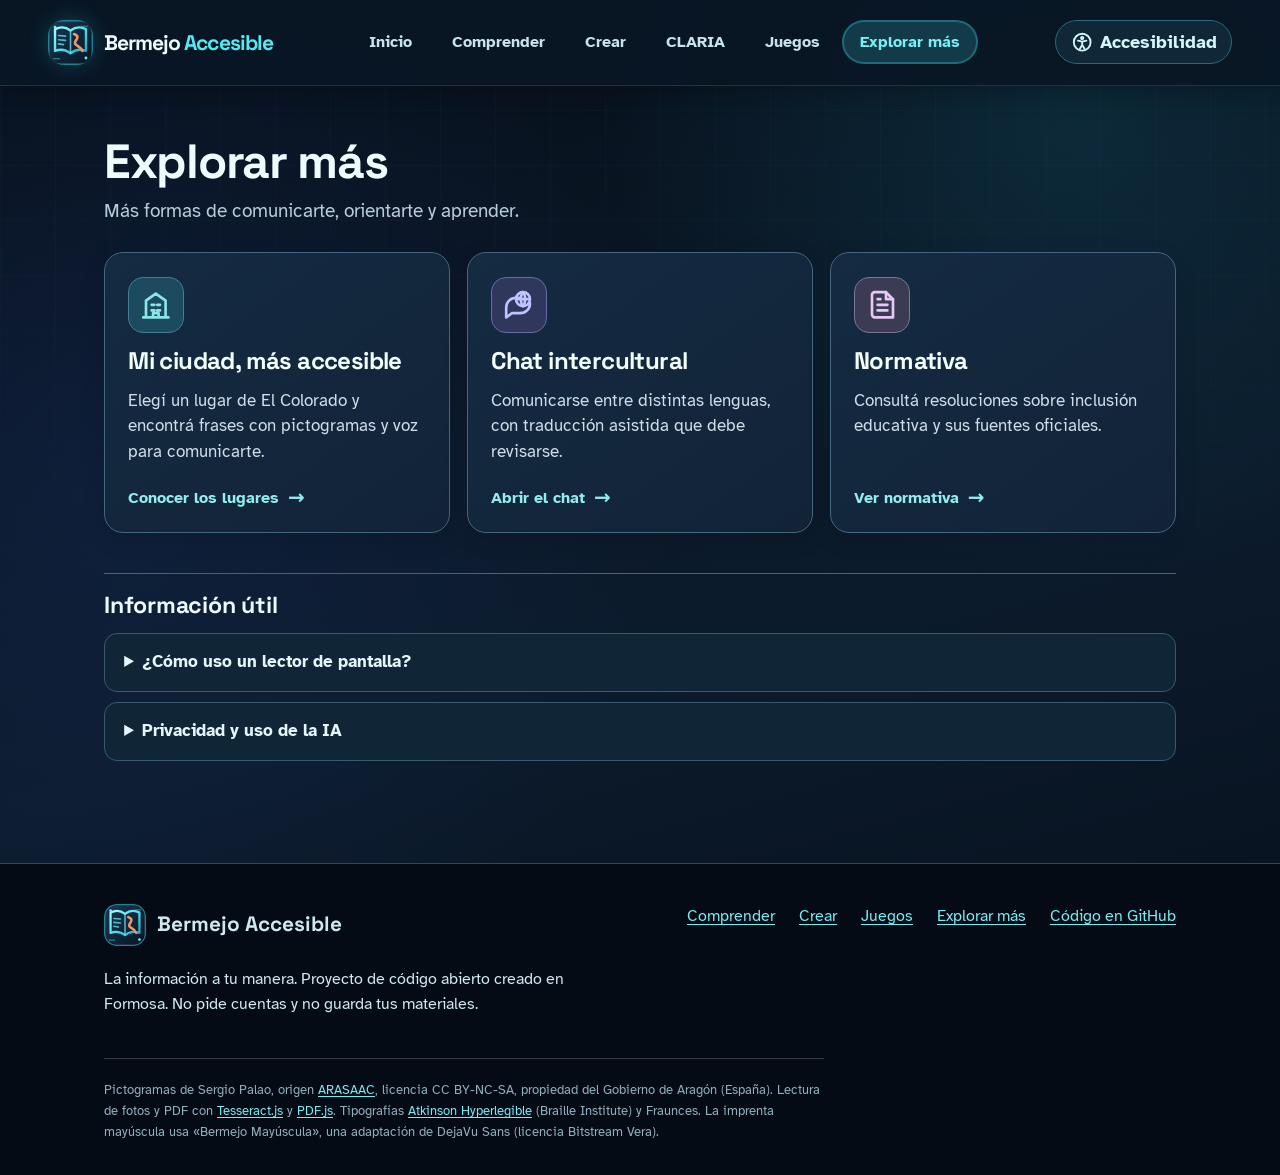
<file: explorar.html>
<!doctype html>
<html lang="es-AR">
<head>
  <meta charset="utf-8">
  <meta name="viewport" content="width=device-width, initial-scale=1">
  <title>Explorar más | Bermejo Accesible</title>
  <meta name="description" content="Explorá la ciudad, conversá entre lenguas y consultá normativa desde Bermejo Accesible. Herramientas claras y accesibles.">
  <meta name="theme-color" content="#08131f">
  <link rel="preconnect" href="https://fonts.googleapis.com">
  <link rel="preconnect" href="https://fonts.gstatic.com" crossorigin>
  <link rel="stylesheet" href="https://fonts.googleapis.com/css2?family=Atkinson+Hyperlegible:ital,wght@0,400;0,700;1,400&amp;family=Space+Grotesk:wght@400;500;600;700&amp;display=swap">
  <link rel="icon" href="icono.svg" type="image/svg+xml">
  <link rel="stylesheet" href="css/bermejo.css?v=dua-20261117">
  <link rel="stylesheet" href="css/explorar-limpio.css?v=1">
  <script src="js/navegacion.js" defer></script>
  <script src="js/preferencias.js?v=20261117-2"></script>
  <script src="js/asistente-global.js" defer></script>
  <link rel="stylesheet" href="css/armonico.css?v=3">
</head>
<body class="pagina-explorar visual-limpio">
  <a class="saltar" href="#contenido">Ir al contenido</a>
  <header class="cabecera">
    <div class="cabecera__fila">
      <a class="marca" href="index.html">
        <img class="marca__logo" src="img/logo-bermejo.svg?v=tech-20261116" alt="" width="64" height="64">
        <span class="marca__nombre">Bermejo <span>Accesible</span></span>
      </a>
      <nav class="menu" id="menu-principal" aria-label="Principal">
        <ul>
          <li><a href="index.html">Inicio</a></li>
          <li><a href="comprender.html">Comprender</a></li>
          <li><a href="crear.html">Crear</a></li>
          <li><a href="claria.html">CLARIA</a></li>
          <li><a href="juegos.html">Juegos</a></li>
          <li><a href="explorar.html" aria-current="page">Explorar más</a></li>
        </ul>
      </nav>
      <div class="cabecera__acciones">
        <button class="boton boton-icono menu-abrir" type="button" aria-controls="menu-principal" aria-expanded="false"><svg viewBox="0 0 24 24" aria-hidden="true" focusable="false"><path d="M4 7h16M4 12h16M4 17h16"/></svg><span>Menú</span></button>
        <details class="ajustes" id="ajustes">
          <summary class="boton-icono"><svg viewBox="0 0 24 24" aria-hidden="true" focusable="false"><circle cx="12" cy="12" r="9"/><circle cx="12" cy="7.6" r="1.3"/><path d="M7.5 10.4 12 11.4l4.5-1M12 11.4v3.6l-2.5 4M12 15l2.5 4"/></svg><span class="ajustes__texto">Accesibilidad</span></summary>
          <div class="ajustes__fila">
            <p class="ajustes__titulo" id="ajustes-titulo">Accesibilidad</p>
            <div class="ajustes__grupo" role="group" aria-labelledby="tam-etiqueta">
              <span class="ajustes__etiqueta" id="tam-etiqueta">Tamaño del texto</span>
              <button type="button" class="boton" data-ajuste="achicar">Más chico</button>
              <span class="ajustes__valor" id="tam-valor">100 %</span>
              <button type="button" class="boton" data-ajuste="agrandar">Más grande</button>
            </div>
            <div class="ajustes__grupo" role="group" aria-labelledby="letra-etiqueta">
              <span class="ajustes__etiqueta" id="letra-etiqueta">Letra</span>
              <button type="button" class="boton boton--letra-habitual" data-letra-opcion="habitual" aria-pressed="true">Texto habitual</button>
              <button type="button" class="boton boton--letra-mayuscula" data-letra-opcion="mayuscula" aria-pressed="false">Imprenta mayúscula</button>
            </div>
            <div class="ajustes__grupo" role="group" aria-labelledby="con-etiqueta">
              <span class="ajustes__etiqueta" id="con-etiqueta">Contraste</span>
              <button type="button" class="boton" data-contraste-opcion="normal" aria-pressed="true">Normal</button>
              <button type="button" class="boton" data-contraste-opcion="alto" aria-pressed="false">Alto</button>
            </div>
            <div class="ajustes__grupo">
              <button type="button" class="boton" data-abrir-ayuda><svg viewBox="0 0 24 24" aria-hidden="true" focusable="false"><circle cx="12" cy="12" r="9"/><path d="M9.5 9a2.5 2.5 0 1 1 4.3 1.7c-1.2 1-1.8 1.5-1.8 2.7"/><path d="M12 17h.01"/></svg>Ayuda por voz y guía</button>
              <button type="button" class="boton" data-ajuste="restablecer">Restablecer</button>
            </div>
            <p class="visualmente-oculto" id="ajustes-anuncio" role="status" aria-live="polite"></p>
          </div>
        </details>
      </div>
    </div>
  </header>
  <main id="contenido" tabindex="-1" class="explorar-limpio">
    <div class="contenedor">
      <header class="encabezado-pagina explorar-limpio__encabezado">
        <h1>Explorar más</h1>
        <p class="intro">Más formas de comunicarte, orientarte y aprender.</p>
      </header>
      <section class="explorar-destinos" aria-label="Herramientas para explorar">
        <ul class="explorar explorar--limpia">
          <li>
            <a class="explorar__enlace" href="ciudad.html">
              <span class="explorar__icono explorar__icono--ciudad"><svg viewBox="0 0 24 24" fill="none" stroke="currentColor" stroke-width="1.9" stroke-linecap="round" stroke-linejoin="round" aria-hidden="true" focusable="false"><path d="M3 21h18M5 21V9l7-5 7 5v12M9 12h2m2 0h2M9 16h2m2 0h2M10 21v-3h4v3"/></svg></span>
              <h2>Mi ciudad, más accesible</h2>
              <p>Elegí un lugar de El Colorado y encontrá frases con pictogramas y voz para comunicarte.</p>
              <span class="explorar__accion">Conocer los lugares <span aria-hidden="true">→</span></span>
            </a>
          </li>
          <li>
            <a class="explorar__enlace" href="qom.html">
              <span class="explorar__icono explorar__icono--chat"><svg viewBox="0 0 24 24" fill="none" stroke="currentColor" stroke-width="1.9" stroke-linecap="round" stroke-linejoin="round" aria-hidden="true" focusable="false"><path d="M20 11a7 7 0 0 1-7 7H7l-4 3v-7a7 7 0 0 1 7-7h3"/><circle cx="15" cy="8" r="5"/><path d="M10.5 8h9M15 3c-2 2-2 8 0 10M15 3c2 2 2 8 0 10"/></svg></span>
              <h2>Chat intercultural</h2>
              <p>Comunicarse entre distintas lenguas, con traducción asistida que debe revisarse.</p>
              <span class="explorar__accion">Abrir el chat <span aria-hidden="true">→</span></span>
            </a>
          </li>
          <li>
            <a class="explorar__enlace" href="docente.html#normativa">
              <span class="explorar__icono explorar__icono--normativa"><svg viewBox="0 0 24 24" fill="none" stroke="currentColor" stroke-width="1.9" stroke-linecap="round" stroke-linejoin="round" aria-hidden="true" focusable="false"><path d="M7 3h8l5 5v13H7a2 2 0 0 1-2-2V5a2 2 0 0 1 2-2Z"/><path d="M15 3v5h5M9 12h7M9 16h7M9 8h2"/></svg></span>
              <h2>Normativa</h2>
              <p>Consultá resoluciones sobre inclusión educativa y sus fuentes oficiales.</p>
              <span class="explorar__accion">Ver normativa <span aria-hidden="true">→</span></span>
            </a>
          </li>
        </ul>
      </section>
      <section class="explorar-ayuda" aria-labelledby="explorar-ayuda-titulo">
        <h2 id="explorar-ayuda-titulo">Información útil</h2>
        <details id="lectores" class="explorar-ayuda__detalle">
          <summary>¿Cómo uso un lector de pantalla?</summary>
          <div class="explorar-ayuda__contenido">
            <p>Podés usar el lector que ya trae tu dispositivo:</p>
            <ul>
              <li><strong>Windows:</strong> Narrador (Windows + Ctrl + Enter) o NVDA.</li>
              <li><strong>Android:</strong> TalkBack, desde Ajustes → Accesibilidad.</li>
              <li><strong>iPhone:</strong> VoiceOver, desde Ajustes → Accesibilidad.</li>
            </ul>
            <p>Los títulos permiten recorrer la página con tecnologías de apoyo. No necesitás activar nada especial dentro de Bermejo.</p>
          </div>
        </details>
        <details id="privacidad" class="explorar-ayuda__detalle">
          <summary>Privacidad y uso de la IA</summary>
          <div class="explorar-ayuda__contenido">
            <p>Podés trabajar con textos y documentos en tu navegador, sin crear una cuenta. La web no guarda tus materiales como archivos personales.</p>
            <p>Algunas funciones necesitan conexión para descargar herramientas o pictogramas. Cuando elegís utilizar IA, revisá el aviso de cada herramienta antes de autorizar el envío de información. Evitá incluir datos personales.</p>
          </div>
        </details>
      </section>
    </div>
  </main>
  <footer class="pie">
    <div class="contenedor">
      <div class="pie__fila">
        <div>
          <p class="pie__marca"><img src="img/logo-bermejo.svg?v=tech-20261116" alt="" width="64" height="64">Bermejo Accesible</p>
          <p>La información a tu manera. Proyecto de código abierto creado en Formosa. No pide cuentas y no guarda tus materiales.</p>
        </div>
        <ul class="pie__enlaces" aria-label="Enlaces del sitio">
          <li><a href="comprender.html">Comprender</a></li>
          <li><a href="crear.html">Crear</a></li>
          <li><a href="juegos.html">Juegos</a></li>
          <li><a href="explorar.html">Explorar más</a></li>
          <li><a href="https://github.com/beludellamea-cmyk/BERMEJOACCESIBLE">Código en GitHub</a></li>
        </ul>
      </div>
      <p class="pie__creditos">Pictogramas de Sergio Palao, origen <a href="https://arasaac.org">ARASAAC</a>, licencia CC BY-NC-SA, propiedad del Gobierno de Aragón (España). Lectura de fotos y PDF con <a href="https://tesseract.projectnaptha.com/">Tesseract.js</a> y <a href="https://mozilla.github.io/pdf.js/">PDF.js</a>. Tipografías <a href="https://www.brailleinstitute.org/freefont/">Atkinson Hyperlegible</a> (Braille Institute) y Fraunces. La imprenta mayúscula usa «Bermejo Mayúscula», una adaptación de DejaVu Sans (licencia Bitstream Vera).</p>
    </div>
  </footer>
</body>
</html>
</file>
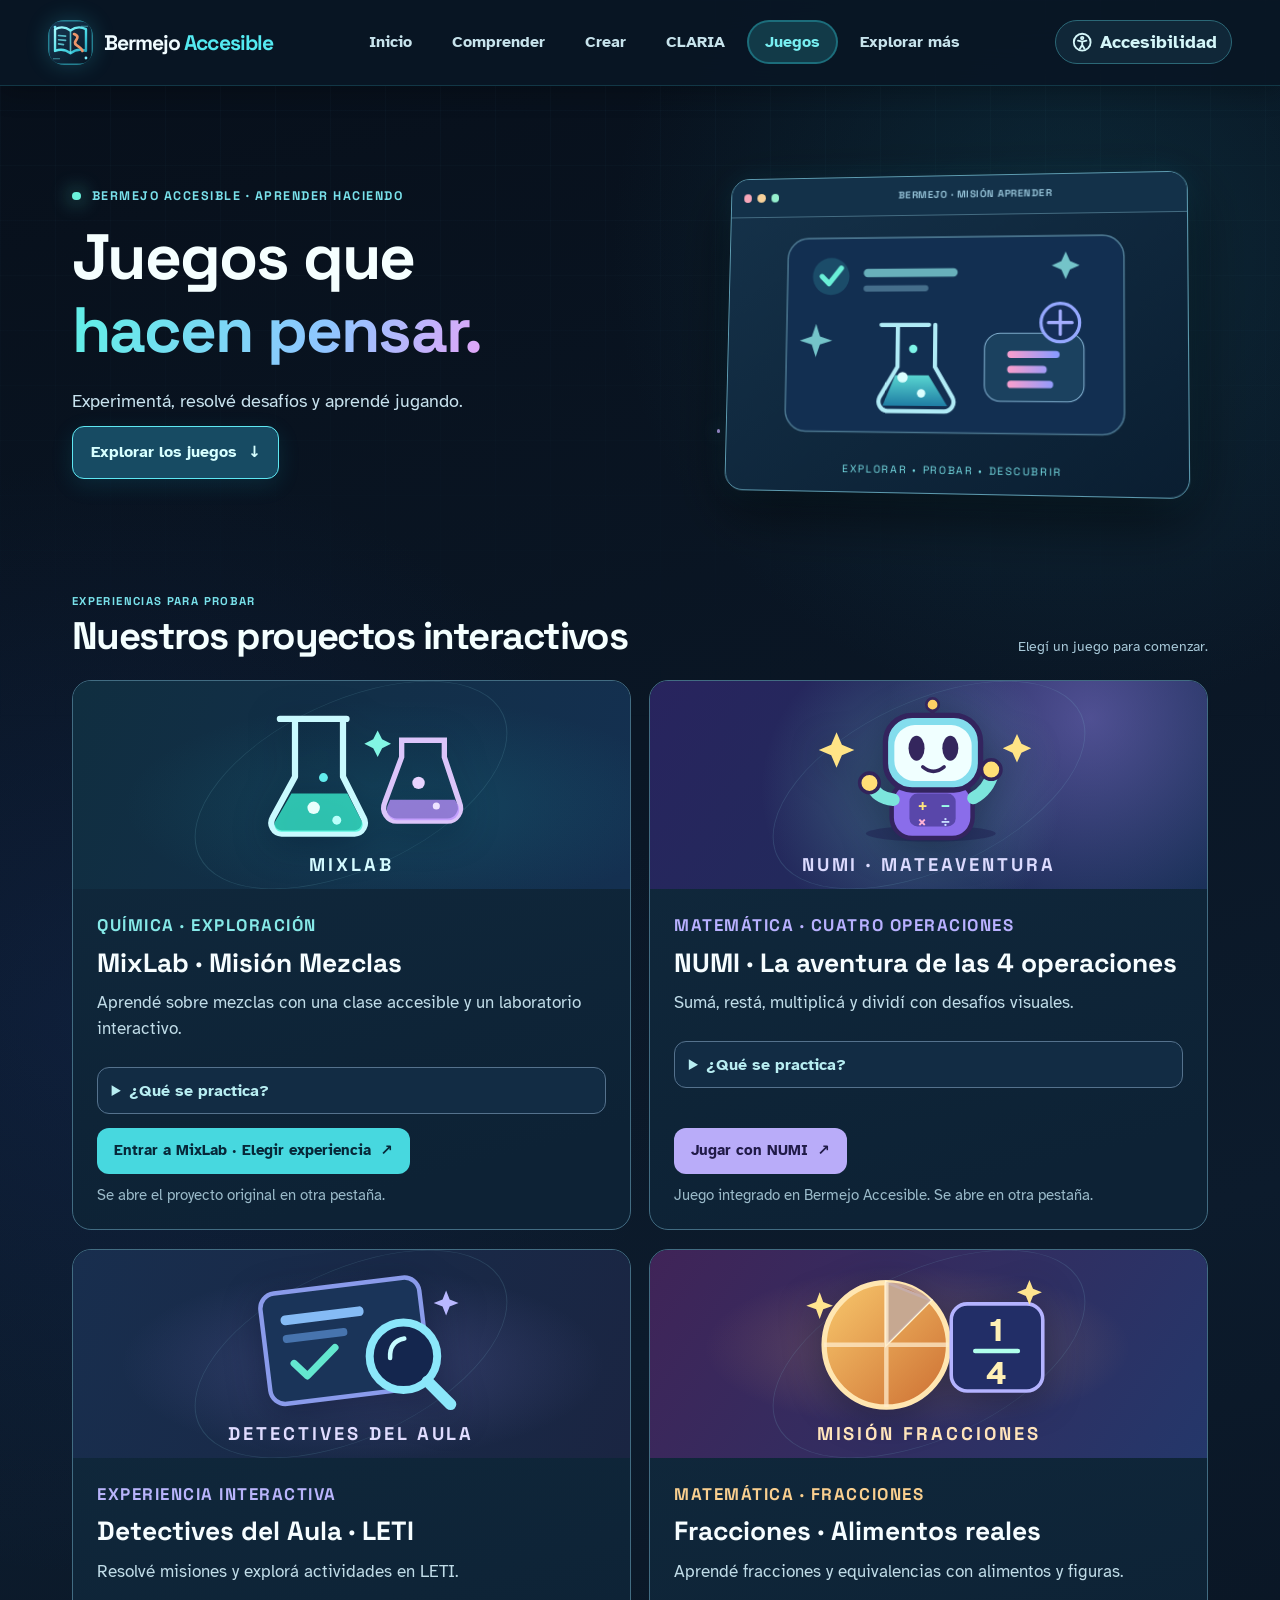
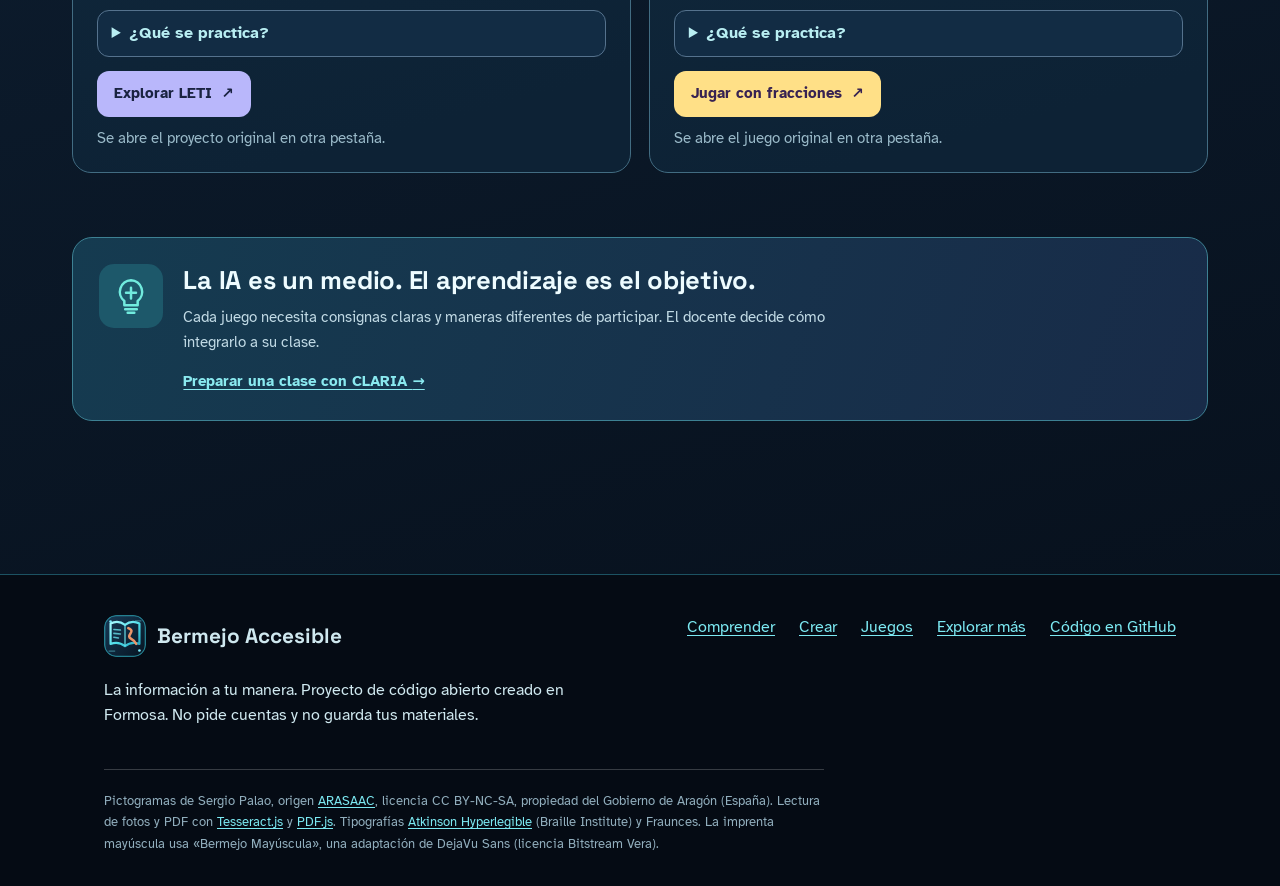
<file: juegos.html>
<!doctype html>
<html lang="es-AR">
<head>
  <meta charset="utf-8">
  <meta name="viewport" content="width=device-width, initial-scale=1">
  <title>Juegos y experiencias educativas | Bermejo Accesible</title>
  <meta name="description" content="Explorá experiencias educativas interactivas, como MixLab y Detectives del Aula. Juegos con propósitos pedagógicos y distintas maneras de participar.">
  <meta name="theme-color" content="#08131f">
  <link rel="preconnect" href="https://fonts.googleapis.com">
  <link rel="preconnect" href="https://fonts.gstatic.com" crossorigin>
  <link rel="stylesheet" href="https://fonts.googleapis.com/css2?family=Atkinson+Hyperlegible:ital,wght@0,400;0,700;1,400&amp;family=Space+Grotesk:wght@400;500;600;700&amp;display=swap">
  <link rel="icon" href="icono.svg" type="image/svg+xml">
  <link rel="stylesheet" href="css/bermejo.css?v=juegos-20261117">
  <link rel="stylesheet" href="css/juegos.css?v=4">
  <script src="js/navegacion.js" defer></script>
  <script src="js/preferencias.js?v=20261117-2"></script>
  <script src="js/asistente-global.js" defer></script>
  <link rel="stylesheet" href="css/armonico.css?v=3">
</head>
<body class="pagina-juegos visual-limpio">
  <a class="saltar" href="#contenido">Ir al contenido</a>
  <header class="cabecera">
    <div class="cabecera__fila">
      <a class="marca" href="index.html">
        <img class="marca__logo" src="img/logo-bermejo.svg?v=tech-20261116" alt="" width="64" height="64">
        <span class="marca__nombre">Bermejo <span>Accesible</span></span>
      </a>
      <nav class="menu" id="menu-principal" aria-label="Principal">
        <ul>
          <li><a href="index.html">Inicio</a></li>
          <li><a href="comprender.html">Comprender</a></li>
          <li><a href="crear.html">Crear</a></li>
          <li><a href="claria.html">CLARIA</a></li>
          <li><a href="juegos.html" aria-current="page">Juegos</a></li>
          <li><a href="explorar.html">Explorar más</a></li>
        </ul>
      </nav>
      <div class="cabecera__acciones">
        <button class="boton boton-icono menu-abrir" type="button" aria-controls="menu-principal" aria-expanded="false"><svg viewBox="0 0 24 24" aria-hidden="true" focusable="false"><path d="M4 7h16M4 12h16M4 17h16"/></svg><span>Menú</span></button>
        <details class="ajustes" id="ajustes">
          <summary class="boton-icono"><svg viewBox="0 0 24 24" aria-hidden="true" focusable="false"><circle cx="12" cy="12" r="9"/><circle cx="12" cy="7.6" r="1.3"/><path d="M7.5 10.4 12 11.4l4.5-1M12 11.4v3.6l-2.5 4M12 15l2.5 4"/></svg><span class="ajustes__texto">Accesibilidad</span></summary>
          <div class="ajustes__fila">
            <p class="ajustes__titulo" id="ajustes-titulo">Accesibilidad</p>
            <div class="ajustes__grupo" role="group" aria-labelledby="tam-etiqueta">
              <span class="ajustes__etiqueta" id="tam-etiqueta">Tamaño del texto</span>
              <button type="button" class="boton" data-ajuste="achicar">Más chico</button>
              <span class="ajustes__valor" id="tam-valor">100 %</span>
              <button type="button" class="boton" data-ajuste="agrandar">Más grande</button>
            </div>
            <div class="ajustes__grupo" role="group" aria-labelledby="letra-etiqueta">
              <span class="ajustes__etiqueta" id="letra-etiqueta">Letra</span>
              <button type="button" class="boton boton--letra-habitual" data-letra-opcion="habitual" aria-pressed="true">Texto habitual</button>
              <button type="button" class="boton boton--letra-mayuscula" data-letra-opcion="mayuscula" aria-pressed="false">Imprenta mayúscula</button>
            </div>
            <div class="ajustes__grupo" role="group" aria-labelledby="con-etiqueta">
              <span class="ajustes__etiqueta" id="con-etiqueta">Contraste</span>
              <button type="button" class="boton" data-contraste-opcion="normal" aria-pressed="true">Normal</button>
              <button type="button" class="boton" data-contraste-opcion="alto" aria-pressed="false">Alto</button>
            </div>
            <div class="ajustes__grupo">
              <button type="button" class="boton" data-abrir-ayuda><svg viewBox="0 0 24 24" aria-hidden="true" focusable="false"><circle cx="12" cy="12" r="9"/><path d="M9.5 9a2.5 2.5 0 1 1 4.3 1.7c-1.2 1-1.8 1.5-1.8 2.7"/><path d="M12 17h.01"/></svg>Ayuda por voz y guía</button>
              <button type="button" class="boton" data-ajuste="restablecer">Restablecer</button>
            </div>
            <p class="visualmente-oculto" id="ajustes-anuncio" role="status" aria-live="polite"></p>
          </div>
        </details>
      </div>
    </div>
  </header>
  <main id="contenido" tabindex="-1" class="juegos-main">
  <div class="contenedor">
    <section class="juegos-hero" aria-labelledby="juegos-titulo">
      <div class="juegos-hero__contenido">
        <p class="juegos-sobretitulo"><span class="juegos-senal" aria-hidden="true"></span> BERMEJO ACCESIBLE · APRENDER HACIENDO</p>
        <h1 id="juegos-titulo">Juegos que <em>hacen pensar.</em></h1>
        <p class="juegos-hero__intro">Experimentá, resolvé desafíos y aprendé jugando.</p>
        <a class="juegos-ir" href="#catalogo-juegos">Explorar los juegos <span aria-hidden="true">↓</span></a>
      </div>
      <div class="juegos-hero__visual" aria-hidden="true">
        <div class="juegos-visual__estrella juegos-visual__estrella--1"></div>
        <div class="juegos-visual__estrella juegos-visual__estrella--2"></div>
        <div class="juegos-visual__halo"></div>
        <div class="juegos-visual__ventana">
          <div class="juegos-visual__barra"><span></span><span></span><span></span><small>BERMEJO · MISIÓN APRENDER</small></div>
          <svg class="juegos-visual__dibujo" viewBox="0 0 360 235" xmlns="http://www.w3.org/2000/svg">
            <defs>
              <linearGradient id="jv-vaso" x1="0" x2="0" y1="0" y2="1"><stop stop-color="#65f3e7"/><stop offset="1" stop-color="#218bb2"/></linearGradient>
              <linearGradient id="jv-icono" x1="0" x2="1"><stop stop-color="#f39ecf"/><stop offset="1" stop-color="#8c9bff"/></linearGradient>
            </defs>
            <rect x="19" y="21" width="322" height="186" rx="20" fill="#122f51" stroke="#49748d" stroke-width="1.5"/>
            <circle cx="62" cy="58" r="18" fill="#1b4c69"/><path d="M53 58l7 7 12-15" stroke="#6af0d8" stroke-width="5" fill="none" stroke-linecap="round" stroke-linejoin="round"/>
            <rect x="94" y="51" width="91" height="8" rx="4" fill="#7ed1d6" opacity=".8"/><rect x="94" y="67" width="63" height="6" rx="3" fill="#456e8b"/>
            <path d="M112 105h46m-30 0v40l-17 29a9 9 0 0 0 8 13h54a9 9 0 0 0 8-13l-17-29v-40" stroke="#b0ebf6" stroke-width="4" stroke-linecap="round" fill="none"/>
            <path d="M126 153h32l18 29h-62z" fill="url(#jv-vaso)" opacity=".85"/>
            <circle cx="133" cy="155" r="5" fill="#dbffff"/><circle cx="151" cy="170" r="4" fill="#dbffff"/><circle cx="143" cy="128" r="4" fill="#7ef5e8"/>
            <rect x="211" y="113" width="93" height="64" rx="15" fill="#1b415f" stroke="#7eaccc"/>
            <path d="M236 133h42m-42 14h30m-30 14h36" stroke="url(#jv-icono)" stroke-width="7" stroke-linecap="round"/>
            <circle cx="282" cy="103" r="18" fill="#152e58" stroke="#95a8ff" stroke-width="3"/><path d="M282 92v22m-11-11h22" stroke="#a4adff" stroke-width="3" stroke-linecap="round"/>
            <path d="M48 104l4 12 12 4-12 4-4 12-4-12-12-4 12-4zM287 36l4 9 9 4-9 4-4 9-4-9-9-4 9-4z" fill="#8ceae8" opacity=".8"/>
          </svg>
          <p class="juegos-visual__pie">EXPLORAR • PROBAR • DESCUBRIR</p>
        </div>
      </div>
    </section>

    <section class="juegos-listado" id="catalogo-juegos" aria-labelledby="juegos-listado-titulo">
      <div class="juegos-listado__cabecera">
        <div><p class="juegos-seccion-sobre">EXPERIENCIAS PARA PROBAR</p><h2 id="juegos-listado-titulo">Nuestros proyectos interactivos</h2></div>
        <p>Elegí un juego para comenzar.</p>
      </div>

      <div class="juegos-grilla">
        <article class="juego-tarjeta juego-tarjeta--mixlab" aria-labelledby="juego-mixlab">
          <div class="juego-tarjeta__arte juego-tarjeta__arte--mixlab" aria-hidden="true">
            <div class="juego-arte__orbita"></div>
            <svg viewBox="0 0 320 180" class="juego-tarjeta__svg" xmlns="http://www.w3.org/2000/svg">
              <path d="M80 28h75m-58 0v65L72 139a12 12 0 0 0 10 18h82a12 12 0 0 0 10-18L151 93V28" fill="none" stroke="#c9faff" stroke-width="7" stroke-linejoin="round" stroke-linecap="round"/>
              <path d="M93 112h63l16 31a8 8 0 0 1-7 12H82a8 8 0 0 1-7-12z" fill="#3af3d2" opacity=".75"/>
              <circle cx="118" cy="128" r="7" fill="#e8fffc"/><circle cx="144" cy="142" r="5" fill="#bafffb"/><circle cx="129" cy="94" r="5" fill="#62eced"/>
              <path d="M217 52h48v19l17 51a15 15 0 0 1-14 21h-56a15 15 0 0 1-14-21l19-51z" fill="none" stroke="#dcc5fa" stroke-width="6" stroke-linecap="round"/>
              <path d="M204 119h73l4 7a12 12 0 0 1-11 16h-58a12 12 0 0 1-11-16z" fill="#bb92ff" opacity=".75"/>
              <circle cx="236" cy="100" r="7" fill="#e8d4ff"/><circle cx="256" cy="126" r="4" fill="#eee3ff"/>
              <path d="M190 41l5 10 10 5-10 5-5 10-5-10-10-5 10-5z" fill="#82f6e4"/>
            </svg>
            <span class="juego-arte__titulo">MIXLAB</span>
          </div>
          <div class="juego-tarjeta__contenido">
            <p class="juego-tarjeta__tipo">QUÍMICA · EXPLORACIÓN</p>
            <h3 id="juego-mixlab">MixLab · Misión Mezclas</h3>
            <p>Aprendé sobre mezclas con una clase accesible y un laboratorio interactivo.</p>
            <details class="juego-detalle"><summary>¿Qué se practica?</summary><div class="juego-tarjeta__valor"><strong>¿Qué aprendemos?</strong><span>Comprender los conceptos en Clase y luego explorar, clasificar y separar mezclas en el Laboratorio.</span></div></details>
            <a class="juego-tarjeta__enlace" href="https://beludellamea-cmyk.github.io/MixLab/" target="_blank" rel="noopener noreferrer" aria-label="Abrir la portada de MixLab y elegir Clase o Laboratorio, en una pestaña nueva">Entrar a MixLab · Elegir experiencia <span aria-hidden="true">↗</span></a>
            <span class="juego-tarjeta__externo">Se abre el proyecto original en otra pestaña.</span>
          </div>
        </article>

        <article class="juego-tarjeta juego-tarjeta--numi" aria-labelledby="juego-numi">
          <div class="juego-tarjeta__arte juego-tarjeta__arte--numi" aria-hidden="true">
            <div class="juego-arte__orbita"></div>
            <svg viewBox="0 0 320 180" class="juego-tarjeta__svg" xmlns="http://www.w3.org/2000/svg">
              <ellipse cx="162" cy="157" rx="73" ry="9" fill="#191849" opacity=".4"/>
              <rect x="118" y="99" width="91" height="63" rx="23" fill="#8a6dea" stroke="#33245e" stroke-width="5"/>
              <rect x="138" y="112" width="52" height="37" rx="9" fill="#5947aa"/>
              <text x="148" y="131" font-size="17" font-weight="bold" fill="#ffe47d">+</text>
              <text x="174" y="131" font-size="17" font-weight="bold" fill="#9bfce7">−</text>
              <text x="148" y="148" font-size="17" font-weight="bold" fill="#ffb4d7">×</text>
              <text x="174" y="148" font-size="17" font-weight="bold" fill="#c8ddff">÷</text>
              <path d="M120 119q-19-2-25-17M210 117q17-9 22-29" stroke="#7ce5dc" stroke-width="14" stroke-linecap="round" fill="none"/>
              <circle cx="93" cy="100" r="11" fill="#ffdf76" stroke="#31245b" stroke-width="4"/>
              <circle cx="230" cy="85" r="11" fill="#ffdf76" stroke="#31245b" stroke-width="4"/>
              <rect x="111" y="24" width="107" height="84" rx="30" fill="#83dded" stroke="#33245e" stroke-width="6"/>
              <rect x="121" y="35" width="87" height="63" rx="23" fill="#f0ffff"/>
              <ellipse cx="146" cy="61" rx="9" ry="14" fill="#34265d"/><ellipse cx="184" cy="61" rx="9" ry="14" fill="#34265d"/>
              <path d="M153 82q12 10 24 0" fill="none" stroke="#34265d" stroke-width="4" stroke-linecap="round"/>
              <path d="M164 24V13" stroke="#34265d" stroke-width="5"/><circle cx="164" cy="12" r="7" fill="#ffcf64" stroke="#34265d" stroke-width="3"/>
              <path d="M56 43l6 14 14 6-14 6-6 14-6-14-14-6 14-6zM259 45l5 11 11 5-11 5-5 11-5-11-11-5 11-5z" fill="#ffe486"/>
            </svg>
            <span class="juego-arte__titulo">NUMI · MATEAVENTURA</span>
          </div>
          <div class="juego-tarjeta__contenido">
            <p class="juego-tarjeta__tipo">MATEMÁTICA · CUATRO OPERACIONES</p>
            <h3 id="juego-numi">NUMI · La aventura de las 4 operaciones</h3>
            <p>Sumá, restá, multiplicá y dividí con desafíos visuales.</p>
            <details class="juego-detalle"><summary>¿Qué se practica?</summary><div class="juego-tarjeta__valor"><strong>¿Qué aprendemos?</strong><span>Representar operaciones con objetos, hacer agrupaciones y repartos, y resolver problemas con diferentes niveles de desafío. Incluye voz, pistas, ejemplos y descansos.</span></div></details>
            <a class="juego-tarjeta__enlace" href="juegos/numi.html" target="_blank" rel="noopener noreferrer" aria-label="Jugar a Numi y practicar las cuatro operaciones, en una pestaña nueva">Jugar con NUMI <span aria-hidden="true">↗</span></a>
            <span class="juego-tarjeta__externo">Juego integrado en Bermejo Accesible. Se abre en otra pestaña.</span>
          </div>
        </article>

        <article class="juego-tarjeta juego-tarjeta--detectives" aria-labelledby="juego-detectives">
          <div class="juego-tarjeta__arte juego-tarjeta__arte--detectives" aria-hidden="true">
            <div class="juego-arte__orbita"></div>
            <svg viewBox="0 0 320 180" class="juego-tarjeta__svg" xmlns="http://www.w3.org/2000/svg">
              <rect x="63" y="25" width="180" height="125" rx="17" fill="#1a3459" stroke="#8a9beb" stroke-width="5" transform="rotate(-7 153 87)"/>
              <rect x="84" y="51" width="94" height="11" rx="5" fill="#85bbf5" transform="rotate(-7 153 87)"/>
              <rect x="84" y="73" width="73" height="9" rx="4" fill="#4774ae" transform="rotate(-7 153 87)"/>
              <path d="M96 113l15 14 31-32" stroke="#63e7cf" fill="none" stroke-width="8" stroke-linecap="round" stroke-linejoin="round"/>
              <circle cx="219" cy="105" r="38" fill="#14264e" stroke="#8be7fa" stroke-width="9"/>
              <path d="M246 133l26 26" stroke="#8be7fa" stroke-width="13" stroke-linecap="round"/>
              <path d="M220 85q-17 3-16 22" stroke="#c5fbff" stroke-width="5" stroke-linecap="round" fill="none"/>
              <path d="M267 31l4 10 10 4-10 4-4 10-4-10-10-4 10-4z" fill="#b9b8ff"/>
            </svg>
            <span class="juego-arte__titulo">DETECTIVES DEL AULA</span>
          </div>
          <div class="juego-tarjeta__contenido">
            <p class="juego-tarjeta__tipo">EXPERIENCIA INTERACTIVA</p>
            <h3 id="juego-detectives">Detectives del Aula · LETI</h3>
            <p>Resolvé misiones y explorá actividades en LETI.</p>
            <details class="juego-detalle"><summary>¿Qué se practica?</summary><div class="juego-tarjeta__valor"><strong>¿Qué podemos mostrar?</strong><span>Cómo un proyecto interactivo puede integrarse a una actividad escolar con un propósito claro.</span></div></details>
            <a class="juego-tarjeta__enlace" href="https://baezkaren113-collab.github.io/Detectives-del-aula/leti/" target="_blank" rel="noopener noreferrer" aria-label="Abrir Detectives del Aula, experiencia LETI, en una pestaña nueva">Explorar LETI <span aria-hidden="true">↗</span></a>
            <span class="juego-tarjeta__externo">Se abre el proyecto original en otra pestaña.</span>
          </div>
        </article>
        <article class="juego-tarjeta juego-tarjeta--fracciones" aria-labelledby="juego-fracciones">
          <div class="juego-tarjeta__arte juego-tarjeta__arte--fracciones" aria-hidden="true">
            <div class="juego-arte__orbita"></div>
            <svg class="juego-tarjeta__svg" viewBox="0 0 320 180" xmlns="http://www.w3.org/2000/svg">
              <defs><linearGradient id="frx-g" x1="0" y1="0" x2="1" y2="1"><stop stop-color="#f9c96d"/><stop offset="1" stop-color="#cc6e32"/></linearGradient></defs>
              <circle cx="112" cy="92" r="70" fill="url(#frx-g)" stroke="#ffe6b1" stroke-width="6"/>
              <path d="M112 22V92L162 42Z" fill="#ffecaa" stroke="#fff5d2" stroke-width="3"/>
              <path d="M112 92L162 42A70 70 0 0 0 112 22Z" fill="#6a3867" opacity=".38"/>
              <path d="M112 22v140m-70-70h140" stroke="#ffeccc" stroke-width="5" opacity=".75"/>
              <rect x="185" y="46" width="103" height="98" rx="18" fill="#222e67" stroke="#b4b3ff" stroke-width="4"/>
              <text x="236" y="88" fill="#fff0b5" font-size="37" font-weight="900" text-anchor="middle">1</text>
              <path d="M212 99h48" stroke="#b0ffec" stroke-width="5" stroke-linecap="round"/>
              <text x="236" y="136" fill="#fff0b5" font-size="37" font-weight="900" text-anchor="middle">4</text>
              <path d="M37 33l4 11 11 4-11 4-4 11-4-11-11-4 11-4zM273 19l4 10 10 4-10 4-4 10-4-10-10-4 10-4z" fill="#ffe58f"/>
            </svg>
            <span class="juego-arte__titulo">MISIÓN FRACCIONES</span>
          </div>
          <div class="juego-tarjeta__contenido">
            <p class="juego-tarjeta__tipo">MATEMÁTICA · FRACCIONES</p>
            <h3 id="juego-fracciones">Fracciones · Alimentos reales</h3>
            <p>Aprendé fracciones y equivalencias con alimentos y figuras.</p>
            <details class="juego-detalle"><summary>¿Qué se practica?</summary><div class="juego-tarjeta__valor"><strong>¿Qué aprendemos?</strong><span>Identificar numerador y denominador, unir figuras con fracciones, construir respuestas, comparar representaciones y reconocer fracciones equivalentes.</span></div></details>
            <a class="juego-tarjeta__enlace" href="https://baezkaren113-collab.github.io/Detectives-del-aula/fracciones/" target="_blank" rel="noopener noreferrer" aria-label="Abrir el juego de Fracciones con alimentos reales, en una pestaña nueva">Jugar con fracciones <span aria-hidden="true">↗</span></a>
            <span class="juego-tarjeta__externo">Se abre el juego original en otra pestaña.</span>
          </div>
        </article>

      </div>

    </section>

    <section class="juegos-idea" aria-labelledby="juegos-idea-titulo">
      <div class="juegos-idea__icono" aria-hidden="true">
        <svg viewBox="0 0 48 48"><path d="M24 5a14 14 0 0 0-8 25v5h16v-5A14 14 0 0 0 24 5ZM17 40h14M20 44h8M24 14v13M18 20h12" fill="none" stroke="currentColor" stroke-width="3" stroke-linecap="round" stroke-linejoin="round"/></svg>
      </div>
      <div><h2 id="juegos-idea-titulo">La IA es un medio. El aprendizaje es el objetivo.</h2>
        <p>Cada juego necesita consignas claras y maneras diferentes de participar. El docente decide cómo integrarlo a su clase.</p>
        <a href="claria.html?rol=docente">Preparar una clase con CLARIA <span aria-hidden="true">→</span></a>
      </div>
    </section>
  </div>
</main>
<footer class="pie">
    <div class="contenedor">
      <div class="pie__fila">
        <div>
          <p class="pie__marca"><img src="img/logo-bermejo.svg?v=tech-20261116" alt="" width="64" height="64">Bermejo Accesible</p>
          <p>La información a tu manera. Proyecto de código abierto creado en Formosa. No pide cuentas y no guarda tus materiales.</p>
        </div>
        <ul class="pie__enlaces" aria-label="Enlaces del sitio">
          <li><a href="comprender.html">Comprender</a></li>
          <li><a href="crear.html">Crear</a></li>
          <li><a href="juegos.html">Juegos</a></li>
          <li><a href="explorar.html">Explorar más</a></li>
          <li><a href="https://github.com/beludellamea-cmyk/BERMEJOACCESIBLE">Código en GitHub</a></li>
        </ul>
      </div>
      <p class="pie__creditos">Pictogramas de Sergio Palao, origen <a href="https://arasaac.org">ARASAAC</a>, licencia CC BY-NC-SA, propiedad del Gobierno de Aragón (España). Lectura de fotos y PDF con <a href="https://tesseract.projectnaptha.com/">Tesseract.js</a> y <a href="https://mozilla.github.io/pdf.js/">PDF.js</a>. Tipografías <a href="https://www.brailleinstitute.org/freefont/">Atkinson Hyperlegible</a> (Braille Institute) y Fraunces. La imprenta mayúscula usa «Bermejo Mayúscula», una adaptación de DejaVu Sans (licencia Bitstream Vera).</p>
    </div>
  </footer>
</body>
</html>
</file>
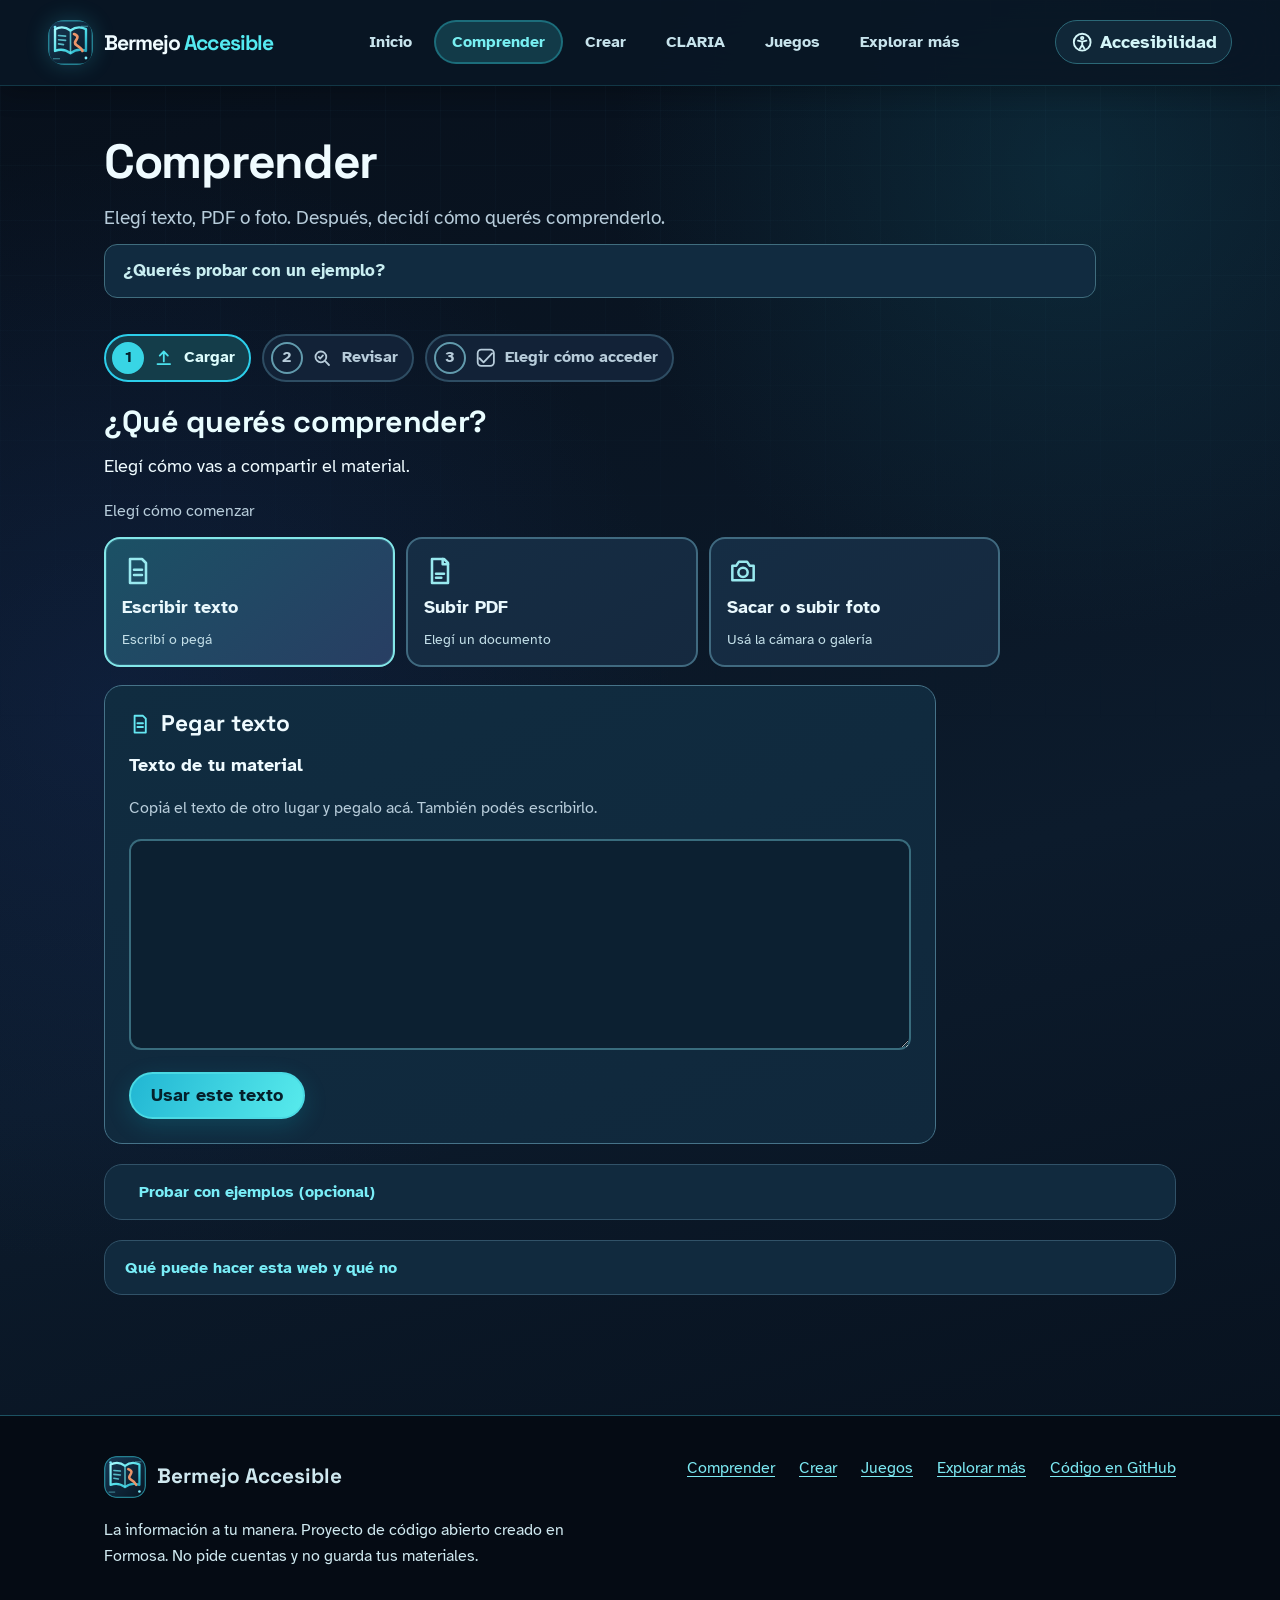
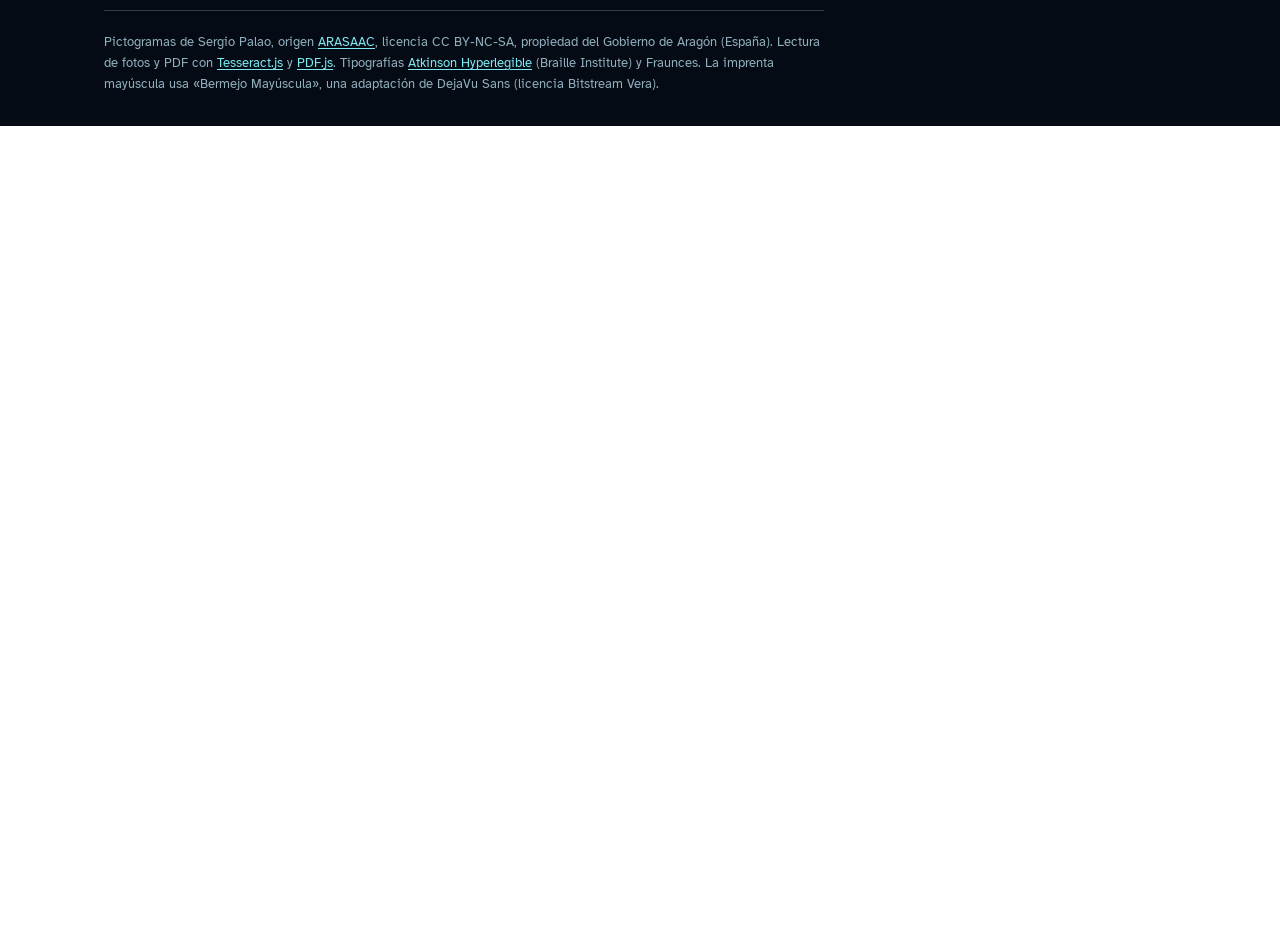
<file: material.html>
<!doctype html>
<html lang="es-AR">
<head>
  <meta charset="utf-8">
  <meta name="viewport" content="width=device-width, initial-scale=1">
  <meta http-equiv="refresh" content="0; url=comprender.html">
  <title>Esta página se mudó | Bermejo Accesible</title>
  <link rel="canonical" href="comprender.html">
  <link rel="stylesheet" href="css/bermejo.css">
</head>
<body>
  <main id="contenido" class="contenedor" style="padding-block:3rem">
    <h1>Esta página se mudó</h1>
    <p>Las herramientas para trabajar con tu material ahora están en <a href="comprender.html">Comprender</a> y <a href="crear.html">Crear</a>.</p>
  </main>
</body>
</html>
</file>
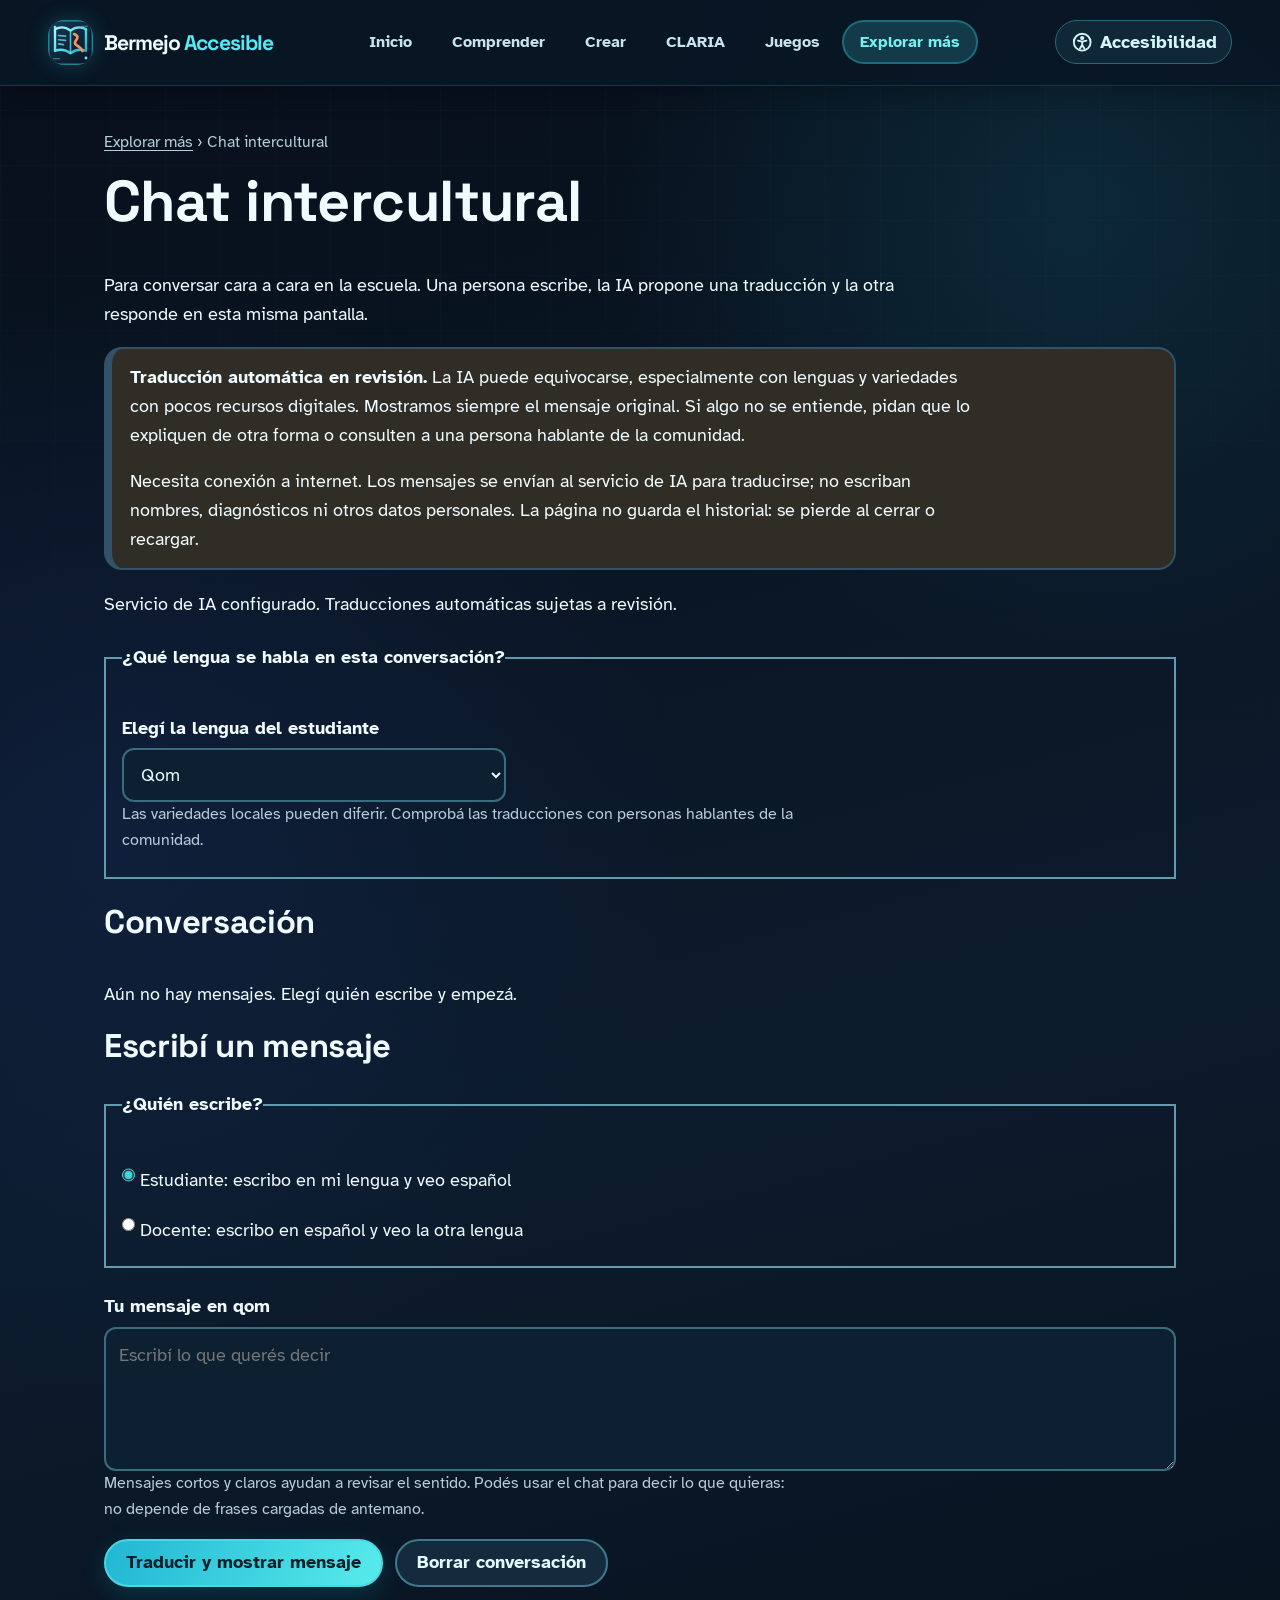
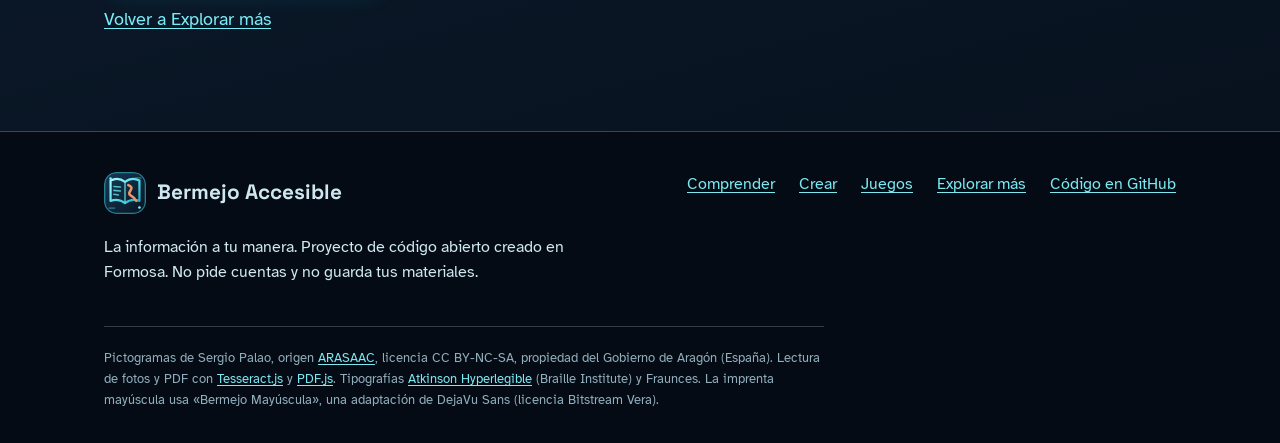
<file: qom.html>
<!doctype html>
<html lang="es-AR">
<head>
  <meta charset="utf-8">
  <meta name="viewport" content="width=device-width, initial-scale=1">
  <title>Chat intercultural | Bermejo Accesible</title>
  <meta name="description" content="Conversación presencial con propuestas de traducción automática entre español y lenguas presentes en Formosa.">
  <meta name="theme-color" content="#08131f">
  <link rel="preconnect" href="https://fonts.googleapis.com">
  <link rel="preconnect" href="https://fonts.gstatic.com" crossorigin>
  <link rel="stylesheet" href="https://fonts.googleapis.com/css2?family=Atkinson+Hyperlegible:ital,wght@0,400;0,700;1,400&amp;family=Space+Grotesk:wght@400;500;600;700&amp;display=swap">
  <link rel="icon" href="icono.svg" type="image/svg+xml">
  <link rel="stylesheet" href="css/bermejo.css?v=dua-20261117">
  <script src="js/navegacion.js" defer></script>
  <script src="js/preferencias.js?v=20261117-2"></script>
  <script src="js/asistente-global.js" defer></script>
  <script src="js/chat-config.js"></script>
  <script src="js/qom.js" defer></script>
  <link rel="stylesheet" href="css/armonico.css?v=3">
</head>
<body class="visual-limpio">
  <a class="saltar" href="#contenido">Ir al contenido</a>
  <header class="cabecera">
    <div class="cabecera__fila">
      <a class="marca" href="index.html">
        <img class="marca__logo" src="img/logo-bermejo.svg?v=tech-20261116" alt="" width="64" height="64">
        <span class="marca__nombre">Bermejo <span>Accesible</span></span>
      </a>
      <nav class="menu" id="menu-principal" aria-label="Principal">
        <ul>
          <li><a href="index.html">Inicio</a></li>
          <li><a href="comprender.html">Comprender</a></li>
          <li><a href="crear.html">Crear</a></li>
          <li><a href="claria.html">CLARIA</a></li>
          <li><a href="juegos.html">Juegos</a></li>
          <li><a href="explorar.html" aria-current="page">Explorar más</a></li>
        </ul>
      </nav>
      <div class="cabecera__acciones">
        <button class="boton boton-icono menu-abrir" type="button" aria-controls="menu-principal" aria-expanded="false"><svg viewBox="0 0 24 24" aria-hidden="true" focusable="false"><path d="M4 7h16M4 12h16M4 17h16"/></svg><span>Menú</span></button>
        <details class="ajustes" id="ajustes">
          <summary class="boton-icono"><svg viewBox="0 0 24 24" aria-hidden="true" focusable="false"><circle cx="12" cy="12" r="9"/><circle cx="12" cy="7.6" r="1.3"/><path d="M7.5 10.4 12 11.4l4.5-1M12 11.4v3.6l-2.5 4M12 15l2.5 4"/></svg><span class="ajustes__texto">Accesibilidad</span></summary>
          <div class="ajustes__fila">
            <p class="ajustes__titulo" id="ajustes-titulo">Accesibilidad</p>
            <div class="ajustes__grupo" role="group" aria-labelledby="tam-etiqueta">
              <span class="ajustes__etiqueta" id="tam-etiqueta">Tamaño del texto</span>
              <button type="button" class="boton" data-ajuste="achicar">Más chico</button>
              <span class="ajustes__valor" id="tam-valor">100 %</span>
              <button type="button" class="boton" data-ajuste="agrandar">Más grande</button>
            </div>
            <div class="ajustes__grupo" role="group" aria-labelledby="letra-etiqueta">
              <span class="ajustes__etiqueta" id="letra-etiqueta">Letra</span>
              <button type="button" class="boton boton--letra-habitual" data-letra-opcion="habitual" aria-pressed="true">Texto habitual</button>
              <button type="button" class="boton boton--letra-mayuscula" data-letra-opcion="mayuscula" aria-pressed="false">Imprenta mayúscula</button>
            </div>
            <div class="ajustes__grupo" role="group" aria-labelledby="con-etiqueta">
              <span class="ajustes__etiqueta" id="con-etiqueta">Contraste</span>
              <button type="button" class="boton" data-contraste-opcion="normal" aria-pressed="true">Normal</button>
              <button type="button" class="boton" data-contraste-opcion="alto" aria-pressed="false">Alto</button>
            </div>
            <div class="ajustes__grupo">
              <button type="button" class="boton" data-abrir-ayuda><svg viewBox="0 0 24 24" aria-hidden="true" focusable="false"><circle cx="12" cy="12" r="9"/><path d="M9.5 9a2.5 2.5 0 1 1 4.3 1.7c-1.2 1-1.8 1.5-1.8 2.7"/><path d="M12 17h.01"/></svg>Ayuda por voz y guía</button>
              <button type="button" class="boton" data-ajuste="restablecer">Restablecer</button>
            </div>
            <p class="visualmente-oculto" id="ajustes-anuncio" role="status" aria-live="polite"></p>
          </div>
        </details>
      </div>
    </div>
  </header>
  <main id="contenido" tabindex="-1">
 <div class="contenedor qom chat-intercultural">
  <p class="migas"><a href="explorar.html">Explorar más</a> › Chat intercultural</p>
  <h1>Chat intercultural</h1>
  <p class="intro">Para conversar cara a cara en la escuela. Una persona escribe, la IA propone una traducción y la otra responde en esta misma pantalla.</p>
  <div class="aviso" role="note">
   <p><strong>Traducción automática en revisión.</strong> La IA puede equivocarse, especialmente con lenguas y variedades con pocos recursos digitales. Mostramos siempre el mensaje original. Si algo no se entiende, pidan que lo expliquen de otra forma o consulten a una persona hablante de la comunidad.</p>
   <p>Necesita conexión a internet. Los mensajes se envían al servicio de IA para traducirse; no escriban nombres, diagnósticos ni otros datos personales. La página no guarda el historial: se pierde al cerrar o recargar.</p>
  </div>
  <p id="chat-servicio" role="status" aria-live="polite"></p>
  <fieldset class="chat-intercultural__idioma">
   <legend>¿Qué lengua se habla en esta conversación?</legend>
   <label for="chat-lengua">Elegí la lengua del estudiante</label>
   <select id="chat-lengua">
    <option value="qom">Qom</option>
    <option value="wichi">Wichí</option>
    <option value="pilaga">Pilagá</option>
    <option value="nivacle">Nivaclé</option>
    <option value="guarani">Guaraní</option>
   </select>
   <p class="ayuda">Las variedades locales pueden diferir. Comprobá las traducciones con personas hablantes de la comunidad.</p>
  </fieldset>
  <section aria-labelledby="chat-conversacion-titulo">
   <h2 id="chat-conversacion-titulo">Conversación</h2>
   <ol id="chat-mensajes" class="qom__conversacion" aria-live="polite" aria-relevant="additions" aria-label="Mensajes de esta conversación"></ol>
   <p id="chat-vacio">Aún no hay mensajes. Elegí quién escribe y empezá.</p>
  </section>
  <section aria-labelledby="chat-enviar-titulo">
   <h2 id="chat-enviar-titulo">Escribí un mensaje</h2>
   <form id="chat-form">
    <fieldset class="chat-intercultural__rol">
     <legend>¿Quién escribe?</legend>
     <label><input type="radio" name="chat-rol" value="estudiante" checked> Estudiante: escribo en mi lengua y veo español</label>
     <label><input type="radio" name="chat-rol" value="docente"> Docente: escribo en español y veo la otra lengua</label>
    </fieldset>
    <label for="chat-texto" id="chat-texto-label">Tu mensaje</label>
    <textarea id="chat-texto" rows="4" maxlength="500" required placeholder="Escribí lo que querés decir"></textarea>
    <p class="ayuda">Mensajes cortos y claros ayudan a revisar el sentido. Podés usar el chat para decir lo que quieras: no depende de frases cargadas de antemano.</p>
    <div class="fila-botones"><button id="chat-traducir" class="boton boton--principal" type="submit">Traducir y mostrar mensaje</button><button id="chat-limpiar" class="boton" type="button">Borrar conversación</button></div>
   </form>
   <p id="chat-estado" role="status" aria-live="polite"></p>
   <p id="chat-error" role="alert" hidden></p>
  </section>
  <p><a href="explorar.html">Volver a Explorar más</a></p>
 </div>
</main>
  <footer class="pie">
    <div class="contenedor">
      <div class="pie__fila">
        <div>
          <p class="pie__marca"><img src="img/logo-bermejo.svg?v=tech-20261116" alt="" width="64" height="64">Bermejo Accesible</p>
          <p>La información a tu manera. Proyecto de código abierto creado en Formosa. No pide cuentas y no guarda tus materiales.</p>
        </div>
        <ul class="pie__enlaces" aria-label="Enlaces del sitio">
          <li><a href="comprender.html">Comprender</a></li>
          <li><a href="crear.html">Crear</a></li>
          <li><a href="juegos.html">Juegos</a></li>
          <li><a href="explorar.html">Explorar más</a></li>
          <li><a href="https://github.com/beludellamea-cmyk/BERMEJOACCESIBLE">Código en GitHub</a></li>
        </ul>
      </div>
      <p class="pie__creditos">Pictogramas de Sergio Palao, origen <a href="https://arasaac.org">ARASAAC</a>, licencia CC BY-NC-SA, propiedad del Gobierno de Aragón (España). Lectura de fotos y PDF con <a href="https://tesseract.projectnaptha.com/">Tesseract.js</a> y <a href="https://mozilla.github.io/pdf.js/">PDF.js</a>. Tipografías <a href="https://www.brailleinstitute.org/freefont/">Atkinson Hyperlegible</a> (Braille Institute) y Fraunces. La imprenta mayúscula usa «Bermejo Mayúscula», una adaptación de DejaVu Sans (licencia Bitstream Vera).</p>
    </div>
  </footer>
</body>
</html>
</file>
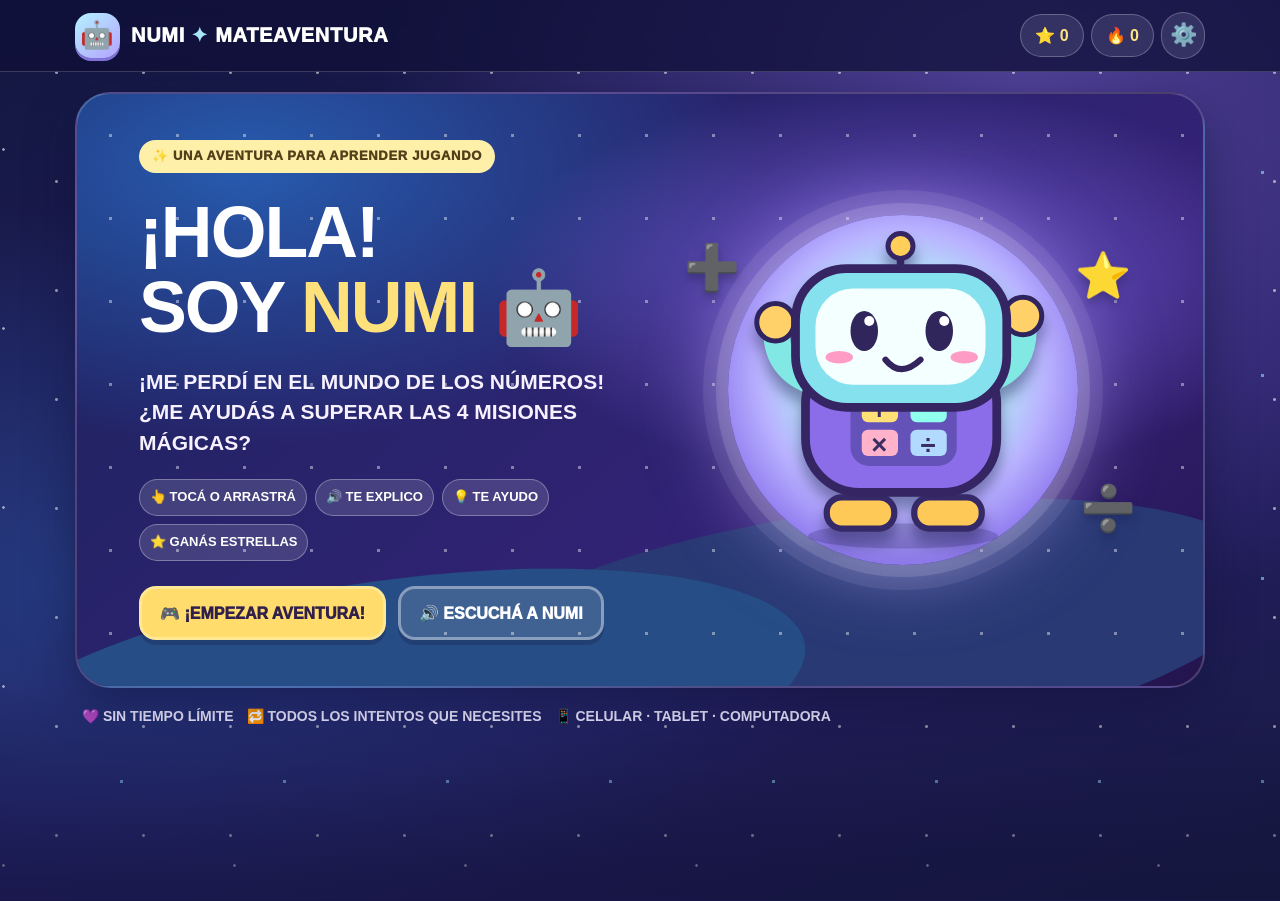
<file: juegos/numi.html>
<!DOCTYPE html>
<html lang="es-AR">
<head>
<meta charset="utf-8">
<meta name="viewport" content="width=device-width, initial-scale=1, viewport-fit=cover">
<meta name="theme-color" content="#171747">
<meta name="description" content="Jugá con Numi: una aventura matemática accesible para sumar, restar, multiplicar y dividir moviendo objetos, escuchando consignas y ganando estrellas.">
<title>NUMI · La aventura de las 4 operaciones</title>
<style>
:root{--navy:#171747;--navy2:#27245a;--deep:#0d163f;--ink:#242044;--muted:#65647c;--violet:#7658e8;--aqua:#71eedc;--yellow:#ffe178;--pink:#ff94c6;--cream:#fffaf2;--paper:#fff;--line:#e7e4f5;--big:1;--radius:26px}
*{box-sizing:border-box}html{scroll-behavior:smooth}body{margin:0;min-width:320px;color:var(--ink);font:700 calc(16px*var(--big))/1.46 'Trebuchet MS',Verdana,Arial,sans-serif;background:#171747}body.caps{text-transform:uppercase}button,select{font:inherit}button{cursor:pointer;-webkit-tap-highlight-color:transparent}button:disabled{opacity:.58;cursor:not-allowed}button:active:not(:disabled){transform:translateY(2px)}button:focus-visible,select:focus-visible,[tabindex]:focus-visible{outline:4px solid #35b8ff;outline-offset:3px}*[hidden]{display:none!important}
.sky{position:fixed;inset:0;z-index:-1;pointer-events:none;background:radial-gradient(ellipse at 80% 12%,#52429a 0,transparent 45%),radial-gradient(ellipse at 8% 65%,#253a7f 0,transparent 46%),linear-gradient(160deg,#131840,#251d63 60%,#171c43)}.sky:before{content:"";position:absolute;inset:0;opacity:.56;background-image:radial-gradient(circle,#fff 1.2px,transparent 1.7px),radial-gradient(circle,#a1edff 1.4px,transparent 2px),radial-gradient(circle,#fff 1px,transparent 1.6px);background-size:87px 109px,163px 203px,231px 179px;background-position:13px 18px,40px 71px,119px 60px}.sky:after{content:"";position:absolute;bottom:0;left:0;right:0;height:24vh;background:linear-gradient(transparent,#100f37 90%);opacity:.48}
.wrap{max-width:1130px;margin:auto;width:calc(100% - 32px)}.topbar{position:relative;z-index:5;background:rgba(16,16,57,.76);border-bottom:1px solid rgba(255,255,255,.17);backdrop-filter:blur(14px)}.topbar-inner{min-height:71px;display:flex;align-items:center;justify-content:space-between;gap:11px}.logo{border:0;background:none;color:#fff;display:inline-flex;align-items:center;gap:11px;padding:4px 0;font-size:20px;font-weight:1000;letter-spacing:.7px}.logo-icon{display:grid;place-items:center;border-radius:16px;width:45px;height:45px;background:linear-gradient(140deg,#b4f2ff,#b4a2ff);font-size:27px;box-shadow:0 3px 0 #8173d9}.top-actions{display:flex;align-items:center;flex-wrap:wrap;gap:7px}.chip{color:#fff;border:1px solid rgba(255,255,255,.25);background:#343163;border-radius:99px;padding:9px 14px;min-height:43px;white-space:nowrap;font-weight:1000}.chip:hover{background:#464184}.chip strong{color:#ffe483}.chip.settings{font-size:22px;min-width:44px;padding:6px}
main{padding:20px 0 65px;min-height:calc(100vh - 71px)}.btn{display:inline-flex;justify-content:center;align-items:center;gap:9px;text-align:center;min-height:54px;padding:11px 18px;border-radius:17px;border:3px solid transparent;font-weight:1000;box-shadow:0 5px 0 rgba(20,18,58,.24);transition:transform .15s,filter .15s}.btn:hover{filter:brightness(1.04)}.btn.primary{background:#ffdc6c;color:#31204b;border-color:#ffe895}.btn.purple{background:#8364ed;color:#fff;border-color:#aa99ff}.btn.mint{background:#a5ffe7;color:#174a53;border-color:#d4fff4}.btn.white{background:#fff;color:#393263;border-color:#e0def1;box-shadow:0 4px 0 #d6cee6}.btn.ghost{background:rgba(255,255,255,.12);color:white;border-color:rgba(255,255,255,.38)}.btn.small{min-height:43px;padding:8px 12px;font-size:14px;border-width:2px;border-radius:13px;box-shadow:0 3px 0 rgba(20,18,58,.14)}.btn.full{width:100%}
.pill{display:inline-flex;align-items:center;gap:6px;font-size:13px;letter-spacing:.7px;font-weight:1000;border-radius:99px;padding:7px 13px;background:#fff0a9;color:#533f1a}.white-text{color:#fff}.muted-white{color:#dcd8ff}.section-title{font-size:clamp(26px,4vw,39px);color:white;margin:5px 0 14px;letter-spacing:-1px}.info{color:#e3e0ff;margin:0 0 22px}.panel{border-radius:var(--radius);background:#fff;box-shadow:0 15px 35px rgba(8,7,37,.19);border:2px solid rgba(255,255,255,.9)}
/* INTRO */
.intro-scene{overflow:hidden;position:relative;border:2px solid rgba(255,255,255,.18);border-radius:35px;min-height:540px;background:radial-gradient(ellipse at 73% 32%,#7159ce 0,transparent 35%),radial-gradient(ellipse at 15% 12%,#285baf 0,transparent 38%),linear-gradient(140deg,#1a245e,#352277 70%,#23144d);display:grid;grid-template-columns:1.05fr .95fr;align-items:center;padding:46px clamp(22px,5vw,62px);isolation:isolate;box-shadow:0 15px 46px #10103880}.intro-scene:before{content:"";position:absolute;bottom:-140px;left:-10%;width:75%;height:245px;border-radius:50%;background:#264d85;transform:rotate(-8deg);box-shadow:470px -5px 0 #283974;z-index:-1}.intro-scene:after{content:"";position:absolute;inset:0;pointer-events:none;background-image:radial-gradient(circle,#fff 1.4px,transparent 2px);background-size:67px 83px;opacity:.42;z-index:-1}.intro-copy{position:relative;z-index:1;color:#fff}.intro-copy h1{font-size:clamp(41px,5.6vw,73px);line-height:1.05;letter-spacing:-2px;margin:22px 0 15px}.intro-copy h1 span{color:#ffe17c}.intro-copy>p{font-size:clamp(17px,2vw,21px);max-width:495px;color:#f7f1ff;font-weight:800}.feature-row{display:flex;gap:8px;flex-wrap:wrap;margin:20px 0}.mini-feature{font-size:13px;display:inline-block;border:1px solid #ffffff50;background:#ffffff22;color:white;border-radius:99px;padding:8px 10px}.intro-buttons{display:flex;flex-wrap:wrap;gap:12px;margin-top:25px}.intro-visual{position:relative;min-height:378px;display:grid;place-items:center}.portal{position:absolute;width:min(350px,95%);aspect-ratio:1;border-radius:50%;background:radial-gradient(circle at 50% 45%,#b2fff3 0 28%,#b9b2ff 55%,#907bef 74%,#8374ce 77%);box-shadow:0 0 0 12px #ffffff21,0 0 0 25px #ffffff13,0 0 80px #bda6ffac}.planet{position:absolute;font-size:45px;filter:drop-shadow(0 6px 5px #15134450);animation:float 4s ease-in-out infinite}.planet.a{left:4%;top:9%}.planet.b{right:2%;top:11%;animation-delay:-1s}.planet.c{right:1%;bottom:10%;animation-delay:-2s}.numi{width:120px;max-width:100%;display:block;filter:drop-shadow(0 12px 7px #1b1a5170)}.intro-visual .numi{position:relative;width:min(300px,80%);animation:float 3.7s ease-in-out infinite}.intro-bottom{display:flex;align-items:center;gap:13px;flex-wrap:wrap;color:#ece8ff;font-size:14px;margin:18px 0 0 7px}
/* MAP */
.map-head{display:flex;flex-wrap:wrap;justify-content:space-between;align-items:center;gap:16px;margin:10px 0 24px}.map-head h1{font-size:clamp(29px,4.2vw,45px);letter-spacing:-1px;color:#fff;margin:5px 0}.map-intro{max-width:610px;color:#dedbf4;font-size:17px;margin:0}.level-line{display:flex;align-items:center;flex-wrap:wrap;gap:8px;background:#fff;border-radius:22px;padding:15px 18px;margin:20px 0 26px}.level-line>strong{margin-right:8px}.level-btn{border:2px solid #e8e3f7;background:#f6f4ff;border-radius:13px;min-height:44px;padding:8px 13px;font-size:14px;color:#393265}.level-btn[aria-pressed=true]{border-color:#6745cc;background:#7453e2;color:#fff;box-shadow:0 3px 0 #4b36a6}.path-grid{display:grid;grid-template-columns:repeat(2,minmax(0,1fr));gap:22px}.world{--world:#6ce2cc;--world-pale:#effffb;overflow:hidden;position:relative;background:linear-gradient(150deg,var(--world-pale),#fff 85%);border-radius:29px;border:4px solid #ffffff;box-shadow:0 16px 33px rgba(13,12,44,.24);min-height:295px;display:grid;grid-template-columns:155px 1fr;align-items:stretch;gap:12px;padding:25px}.world:before{position:absolute;content:"";left:-45px;bottom:-100px;width:230px;height:230px;border:3px dashed var(--world);border-radius:50%;opacity:.6}.world-visual{position:relative;display:grid;place-items:center}.world-circle{height:135px;width:135px;display:grid;place-items:center;transform:rotate(-8deg);border-radius:36% 64% 55% 45%;background:var(--world);border:6px solid white;font-size:65px;box-shadow:0 12px 0 rgba(44,34,91,.1);animation:float 5s ease-in-out infinite}.world-operation{position:absolute;bottom:40px;right:3px;display:grid;place-items:center;background:#fff;border:4px solid var(--world);border-radius:16px;width:58px;height:58px;font-size:40px;color:#43375e;transform:rotate(8deg)}.world-content{position:relative;min-width:0;display:flex;flex-direction:column;align-items:start}.world .world-label{font-size:12px;font-weight:1000;color:#68617b;letter-spacing:1.1px}.world h2{font-size:clamp(23px,2.6vw,30px);line-height:1.1;letter-spacing:-.7px;margin:6px 0 9px}.world p{font-weight:700;color:#676078;font-size:15px;line-height:1.3;margin:0 0 10px}.world-stars{color:#856410;letter-spacing:3px;font-size:25px;margin:auto 0 13px}.world .btn{font-size:15px;min-height:48px}.map-footnote{text-align:center;color:#d6d1ff;margin-top:23px;font-size:14px}
/* GAME */
.game-head{display:flex;align-items:center;justify-content:space-between;gap:12px;flex-wrap:wrap;margin-bottom:17px;color:#fff}.crumb{font-size:14px;color:#e6e2ff}.game-head h1{font-size:clamp(24px,3.5vw,36px);margin:3px 0 0;line-height:1.15}.mission-label{font-size:13px;color:#f3e0ff;border:2px solid #ffffff40;border-radius:15px;padding:10px 13px;background:#ffffff12}.mission-track{display:flex;gap:8px;align-items:center}.dot{width:25px;height:12px;border-radius:10px;background:#ffffff40}.dot.done{background:#ffe584}.dot.current{background:#95ffe9;box-shadow:0 0 0 3px #95ffe950}
.game-container{background:#fdfbff;border-radius:31px;padding:20px;border:2px solid #ffffff;box-shadow:0 20px 35px #0b0e3588}.guide{display:grid;grid-template-columns:112px 1fr;align-items:center;gap:14px;border:2px solid #e5dbff;border-radius:24px;background:linear-gradient(120deg,#ebe3ff,#effbff);padding:13px 18px}.guide .numi{width:104px;animation:float 4.2s ease-in-out infinite}.guide small{display:block;color:#6758ac;letter-spacing:.8px;margin-bottom:5px;font-size:13px}.guide p{font-size:clamp(17px,2vw,23px);font-weight:1000;line-height:1.34;margin:0}.guide .sub{font-size:13px;color:#615877;margin-top:7px}.support-bar{display:flex;flex-wrap:wrap;gap:8px;margin:14px 0}.support-bar button{border:2px solid #e4e3f1;background:#fff;border-radius:13px;min-height:43px;font-size:13px;padding:7px 12px;color:#403969;font-weight:1000}.support-bar button:hover{background:#f0ebff}.support-bar button.on{background:#e5deff;border-color:#a592ee}.help-box{border:2px solid #c4b7f4;background:#f4f0ff;border-radius:18px;padding:14px 17px;margin:10px 0;font-size:16px}.help-box p{margin:0 0 6px}.help-box .help-demo{margin-top:10px;font-size:21px;background:#fff;padding:9px 12px;border-radius:13px;display:inline-flex;align-items:center;gap:8px;flex-wrap:wrap}.status{display:flex;flex-wrap:wrap;justify-content:space-between;gap:9px;margin:17px 0 13px}.count-box{border:2px solid #e5dfef;border-radius:15px;background:#fff;padding:9px 14px;font-size:14px;color:#4c4670}.count-box b{font-size:21px;color:#6246c7}.status .equation{border:2px solid #e4d9ff;background:#f2edff;border-radius:15px;padding:8px 18px;font-size:23px;letter-spacing:1.5px;color:#4b328d}.phase-note{border-radius:13px;background:#fff2d6;color:#6d4e19;border:1px solid #f6d485;padding:10px 13px;font-size:14px;margin:10px 0 13px}
.board{display:grid;grid-template-columns:repeat(auto-fit,minmax(225px,1fr));gap:13px}.zone{background:linear-gradient(145deg,#fff,#f9f8ff);border:3px dashed #b8b0de;border-radius:22px;min-height:174px;padding:13px;position:relative;transition:background .2s,border-color .2s;scroll-margin-top:60px}.zone.target{cursor:pointer}.zone.available{background:#ecfff9;border-color:#5bcfb6;box-shadow:inset 0 0 0 3px #ffffff}.zone.zone-drag{background:#cbfff2;border-color:#13a995;box-shadow:0 0 0 4px #9bfbe8}.zone-name{display:flex;align-items:center;justify-content:space-between;gap:7px;font-size:16px;font-weight:1000}.zone-name .counter{font-size:14px;white-space:nowrap;color:#5a4879;background:#eee9ff;border-radius:9px;padding:4px 7px}.zone-items{display:flex;flex-wrap:wrap;align-content:flex-start;gap:7px;padding-top:13px;min-height:72px}.item{width:50px;height:50px;min-height:0;display:grid;place-items:center;font-size:29px;border:2px solid #d8d3ef;border-radius:14px;background:linear-gradient(145deg,#fff,#fff4e6);box-shadow:0 3px 0 #d5cbed;touch-action:none;user-select:none;-webkit-user-select:none;cursor:grab;transition:transform .16s,background .16s}.item:active{cursor:grabbing}.item.selected{border-color:#f6ae21;background:#fff0a5;box-shadow:0 0 0 4px #ffe597;transform:translateY(-5px)}.item.static{opacity:1!important;border-color:#e9e6f0;background:#f6f2f7;cursor:default;box-shadow:none}.item.new{animation:pop .38s ease-out}.zone-hint{display:block;color:#766c90;font-size:12px;font-weight:800;margin-top:8px}.board.disabled{opacity:.74;pointer-events:none}.pointer-clone{position:fixed;z-index:9999;pointer-events:none;width:57px;height:57px;display:grid;place-items:center;border-radius:16px;font-size:33px;border:3px solid #ffbf42;background:#fff7b6;box-shadow:0 9px 20px #15134b4f;transform:translate(-50%,-50%)}
.answer-panel{background:linear-gradient(135deg,#eee8ff,#f2fcff);border:2px solid #ded4ff;border-radius:24px;padding:21px;margin-top:19px;text-align:center}.answer-panel h2{font-size:clamp(21px,3vw,28px);margin:0 0 3px}.answer-panel p{margin:0 0 16px;font-size:15px;color:#656078}.chests{display:grid;grid-template-columns:repeat(4,minmax(0,1fr));gap:10px}.chest{background:#fff;border:3px solid #e0d7f5;border-radius:18px;min-height:107px;display:grid;place-items:center;padding:10px 4px;gap:3px;font-size:15px;box-shadow:0 5px 0 #d2c7eb}.chest-icon{font-size:37px}.chest strong{font-size:29px;color:#352766}.chest.wrong{border-color:#f5a1aa;background:#fff2f0;animation:wiggle .4s}.chest.right{border-color:#42bfa0;background:#e5fff5}.game-actions{display:flex;flex-wrap:wrap;gap:10px;margin:18px 0 0;align-items:center}.game-actions .btn{flex:1;min-width:155px}.feedback{min-height:24px;font-size:16px;padding:11px 12px;background:#eef5ff;border:1px solid #cbddfd;border-radius:14px;margin-top:13px}.feedback.ok{background:#e6fff3;color:#10594c;border-color:#8cdfb9}.feedback.warn{background:#fff2ed;color:#824017;border-color:#f5c0a5}
/* WIN + PASSPORT */
.win-screen{min-height:565px;background:radial-gradient(circle at 50% 30%,#6762ad,#2a225e 62%,#181741);border-radius:32px;border:2px solid #ffffff40;position:relative;overflow:hidden;display:grid;place-items:center;text-align:center;color:#fff;padding:42px 20px}.win-screen:before{content:"";position:absolute;inset:0;opacity:.48;background-image:radial-gradient(circle,#fff 1.2px,transparent 1.7px);background-size:57px 59px}.win-content{position:relative;max-width:680px}.treasure{font-size:clamp(78px,11vw,124px);line-height:1.2;animation:bounce 2s infinite;filter:drop-shadow(0 14px 12px #16114b80)}.win-content h1{font-size:clamp(36px,5vw,62px);line-height:1.08;color:#fff0a5;margin:6px 0 12px}.win-content p{font-size:19px}.big-eq{margin:10px auto 21px;width:fit-content;background:#fff;border-radius:16px;padding:12px 25px;color:#46328b;font-size:clamp(26px,4vw,38px);font-weight:1000}.win-actions{display:flex;flex-wrap:wrap;justify-content:center;gap:13px}.win-actions .btn{min-width:170px}.passport{max-width:810px;margin:12px auto}.passport-head{text-align:center;color:white;margin-bottom:22px}.passport-head h1{font-size:clamp(31px,4vw,43px);margin:8px 0}.passport-card{padding:25px;background:#fff;border-radius:27px;border:3px solid #d8ceff}.passport-banner{background:linear-gradient(120deg,#704bda,#4633a7);border-radius:21px;color:white;padding:22px;display:flex;justify-content:space-between;align-items:center;gap:14px}.passport-banner strong{font-size:40px;color:#ffe57a}.passport-worlds{display:grid;grid-template-columns:repeat(2,minmax(0,1fr));gap:13px;margin:16px 0}.passport-world{border:2px solid #e6defb;border-radius:20px;padding:15px}.passport-world>div{font-size:19px;font-weight:1000;margin-bottom:7px}.passport-world .medals{font-size:27px;color:#bd8a12;letter-spacing:4px}.passport-foot{color:#666177;margin:16px 0 0;font-size:14px}
/* DIALOGS */
.overlay{position:fixed;inset:0;background:#090b2bbd;display:grid;place-items:center;z-index:30;padding:15px;backdrop-filter:blur(7px)}.modal{position:relative;max-width:510px;width:100%;max-height:calc(100vh - 32px);overflow:auto;background:#fff;border-radius:29px;border:3px solid #cfc6ff;box-shadow:0 25px 75px #05092778;padding:27px}.modal h2{font-size:28px;margin:0 0 10px}.modal p{font-size:16px;color:#5f5973}.modal .close{position:absolute;right:13px;top:12px;background:#f0effb;border:2px solid #ddd5f4;width:42px;height:42px;border-radius:14px;font-size:21px}.settings-row{border-bottom:1px solid #e8e3f3;padding:12px 0;display:flex;justify-content:space-between;align-items:center;gap:10px}.settings-row label{flex:1}.settings-row button{min-width:88px;border:2px solid #bbaaf0;border-radius:13px;background:#f1edff;padding:9px 10px}.settings-row button[aria-pressed=true]{background:#6951cf;color:#fff}.rest-planet{font-size:95px;line-height:1.1;text-align:center;margin:20px 0;animation:float 3s ease-in-out infinite}.rest-buttons{display:flex;gap:8px;flex-wrap:wrap}.rest-buttons button{flex:1}.sr{position:absolute;width:1px;height:1px;overflow:hidden;clip:rect(0,0,0,0);white-space:nowrap}
.cf{position:fixed;width:13px;height:13px;pointer-events:none;z-index:99;border-radius:3px;animation:rain linear forwards}@keyframes rain{to{transform:translateY(112vh) rotate(680deg);opacity:0}}@keyframes float{0%,100%{transform:translateY(0)}50%{transform:translateY(-9px)}}@keyframes bounce{0%,100%{transform:translateY(0)}45%{transform:translateY(-12px)}}@keyframes pop{from{transform:scale(.4);opacity:.2}to{transform:scale(1);opacity:1}}@keyframes wiggle{25%{transform:rotate(-4deg)}75%{transform:rotate(4deg)}}
@media(max-width:900px){.world{grid-template-columns:105px 1fr;padding:18px;min-height:265px}.world-circle{height:103px;width:103px;font-size:49px}.world-operation{bottom:48px;right:0;width:47px;height:47px;font-size:29px}.world h2{font-size:25px}}@media(max-width:700px){.wrap{width:calc(100% - 22px)}main{padding:13px 0 45px}.topbar-inner{min-height:66px}.logo{font-size:16px}.logo-icon{width:39px;height:39px;font-size:23px}.chip{font-size:12px;padding:8px 10px;min-height:39px}.chip.settings{min-width:38px;font-size:20px}.intro-scene{grid-template-columns:1fr;padding:25px 22px;min-height:0}.intro-copy h1{font-size:clamp(38px,9vw,54px);margin:14px 0}.intro-copy>p{font-size:17px}.intro-visual{min-height:220px;grid-row:1}.portal{width:205px}.intro-visual .numi{width:172px}.planet{font-size:29px}.intro-buttons .btn{flex:1}.path-grid{grid-template-columns:1fr;gap:14px}.world{grid-template-columns:105px 1fr;min-height:225px;padding:18px}.world-operation{bottom:25px}.world-stars{margin:5px 0 12px}.level-line{padding:12px}.level-btn{font-size:12px;padding:7px 9px}.game-container{padding:12px;border-radius:23px}.guide{grid-template-columns:71px 1fr;gap:9px;padding:12px}.guide .numi{width:70px}.guide p{font-size:17px}.support-bar{gap:7px}.support-bar button{font-size:12px;min-height:42px;padding:7px 9px}.board{grid-template-columns:1fr}.zone{min-height:112px;padding:11px}.zone-items{min-height:45px;gap:5px;padding-top:9px}.item{width:45px;height:45px;font-size:26px}.status .equation{font-size:20px}.chests{grid-template-columns:repeat(2,minmax(0,1fr))}.chest{min-height:87px;grid-template-columns:1fr auto;gap:10px;padding:8px 16px}.chest strong{font-size:27px}.chest-icon{font-size:31px}.game-actions .btn{min-width:130px}.passport-card{padding:12px}.passport-worlds{gap:7px}.passport-world{padding:10px}.passport-world>div{font-size:15px}.passport-world .medals{font-size:21px}.win-screen{min-height:500px}.win-content p{font-size:16px}}
@media(max-width:380px){.logo{font-size:14px}.logo-icon{width:34px;height:34px}.chip{font-size:11px;padding:7px 8px}.world{grid-template-columns:88px 1fr;padding:13px}.world-circle{width:86px;height:86px;font-size:42px}.world-operation{width:39px;height:39px;font-size:25px}.world h2{font-size:22px}.world p{font-size:13px}.guide{grid-template-columns:58px 1fr}.guide .numi{width:57px}}
@media(prefers-reduced-motion:reduce){*,*:before,*:after{animation:none!important;transition:none!important;scroll-behavior:auto!important}}
</style>
</head>
<body class="caps"><div class="sky" aria-hidden="true"></div>
<header class="topbar"><div class="wrap topbar-inner"><button type="button" class="logo" data-action="home" aria-label="Numi, ir al inicio"><span class="logo-icon" aria-hidden="true">🤖</span><span>NUMI <span style="color:#a7e7f6">✦</span> MATEAVENTURA</span></button><div class="top-actions"><button class="chip" data-action="passport" title="Ver mis recompensas">⭐ <strong id="star-count">0</strong></button><button class="chip" data-action="passport" title="Ver mi racha">🔥 <strong id="streak-count">0</strong></button><button class="chip settings" data-action="settings" title="Opciones de accesibilidad" aria-label="Configuración">⚙️</button></div></div></header>
<main class="wrap" id="app" aria-live="off"></main><div id="modal-root"></div>
<script>
'use strict';
const WORLDS={
 suma:{name:'BOSQUE DE LAS SUMAS',short:'SUMAS',verb:'SUMAR',icon:'🍎',symbol:'+',theme:'#ffa7c6',pale:'#fff0f7',worldEmoji:'🌳',objects:['🍎','🍐','🍊'],story:'Ayudá a juntar frutas para la gran fiesta del bosque.',target:'CARRITO',source:'CANASTA'},
 resta:{name:'TORRE DE LAS RESTAS',short:'RESTAS',verb:'RESTAR',icon:'🍪',symbol:'−',theme:'#ffd77c',pale:'#fff8df',worldEmoji:'🏰',objects:['🍪','🧁','🍩'],story:'Sacá las golosinas que se llevaron los duendes.',target:'CAJA',source:'MESA'},
 mult:{name:'JARDÍN DE LOS GRUPOS',short:'MULTIPLICACIONES',verb:'MULTIPLICAR',icon:'🌸',symbol:'×',theme:'#9dbbff',pale:'#edf2ff',worldEmoji:'🌷',objects:['🌸','🌼','🌺'],story:'Armá macetas con la misma cantidad de flores.',target:'MACETA',source:'SEMILLERO'},
 div:{name:'ISLA DEL REPARTO',short:'DIVISIONES',verb:'DIVIDIR',icon:'💎',symbol:'÷',theme:'#94edce',pale:'#e8fff8',worldEmoji:'🏝️',objects:['💎','🪙','🍬'],story:'Repartí los tesoros para que todos reciban lo mismo.',target:'COFRE',source:'TESOROS'}
};
const DIFFICULTIES={explorador:{label:'🌱 EXPLORADOR',max:10},aventurero:{label:'🚀 AVENTURERO',max:20},experto:{label:'🏆 EXPERTO',max:36}};
const SAVE_KEY='numi-mateaventura-v1';const ZERO={suma:0,resta:0,mult:0,div:0};
function load(){
 try {
  const p=JSON.parse(localStorage.getItem(SAVE_KEY)||'null')||{};
  return {
   progress:Object.fromEntries(Object.keys(ZERO).map(k=>[k,Math.min(3,Math.max(0,Number(p.progress&&p.progress[k])||0))])),
   stars:Math.max(0,Number(p.stars)||0),
   streak:Math.max(0,Number(p.streak)||0),
   prefs:{caps:true,large:false,sound:true,autoVoice:false,...(p.prefs||{})}
  };
 } catch(e){
  return {progress:{...ZERO},stars:0,streak:0,prefs:{caps:true,large:false,sound:true,autoVoice:false}};
 }
}
const initial=load();const S={screen:'intro',op:'suma',level:'explorador',mission:0,board:null,selected:null,stage:'arrange',hint:'',feedback:'',feedbackType:'',wrong:null,winEarned:false,fromRest:null,...initial};
let nextID=0,voiceID=0,audioContext=null,drag=null,suppressClickUntil=0;const app=document.getElementById('app'),modalRoot=document.getElementById('modal-root');
const rand=(a,b)=>a+Math.floor(Math.random()*(b-a+1));const count=(key)=>S.board.items.filter(x=>x.zone===key).length;const allCompleted=()=>Object.values(S.progress).reduce((a,b)=>a+b,0);
function persist(){try{localStorage.setItem(SAVE_KEY,JSON.stringify({progress:S.progress,stars:S.stars,streak:S.streak,prefs:S.prefs}))}catch(e){}}
function applyPrefs(){document.body.classList.toggle('caps',S.prefs.caps);document.body.style.setProperty('--big',S.prefs.large?'1.15':'1');}
function mascot(cls='numi'){return `<svg class="${cls}" viewBox="0 0 240 255" xmlns="http://www.w3.org/2000/svg" role="img" aria-label="Numi, un robot amistoso con ojos grandes y sonrisa">
<ellipse cx="120" cy="244" rx="76" ry="10" fill="#151342" opacity=".2"/><path d="M83 183v38m69-38v38" stroke="#6f62c7" stroke-width="19" stroke-linecap="round"/><rect x="59" y="213" width="54" height="25" rx="12" fill="#ffc957" stroke="#352a67" stroke-width="5"/><rect x="129" y="213" width="54" height="25" rx="12" fill="#ffc957" stroke="#352a67" stroke-width="5"/>
<path d="M52 122Q16 111 19 75" stroke="#81e8e3" stroke-width="21" fill="none" stroke-linecap="round"/><circle cx="18" cy="73" r="15" fill="#ffd168" stroke="#30245f" stroke-width="4"/><path d="M187 119Q220 109 216 71" stroke="#81e8e3" stroke-width="21" fill="none" stroke-linecap="round"/><circle cx="216" cy="68" r="15" fill="#ffd168" stroke="#30245f" stroke-width="4"/>
<rect x="42" y="95" width="153" height="114" rx="43" fill="#8b6dea" stroke="#352563" stroke-width="7"/><rect x="78" y="123" width="85" height="65" rx="15" fill="#6452b9"/>
<rect x="87" y="132" width="29" height="21" rx="5" fill="#ffe077"/><text x="101" y="150" font-size="22" fill="#3c2d65" font-weight="bold" text-anchor="middle">+</text><rect x="126" y="132" width="29" height="21" rx="5" fill="#91ffee"/><text x="140" y="150" font-size="22" fill="#3c2d65" font-weight="bold" text-anchor="middle">−</text><rect x="87" y="159" width="29" height="21" rx="5" fill="#ffb2ca"/><text x="101" y="178" font-size="22" fill="#3c2d65" font-weight="bold" text-anchor="middle">×</text><rect x="126" y="159" width="29" height="21" rx="5" fill="#b2daff"/><text x="140" y="178" font-size="22" fill="#3c2d65" font-weight="bold" text-anchor="middle">÷</text>
<rect x="34" y="30" width="169" height="111" rx="41" fill="#86e1ef" stroke="#352563" stroke-width="7"/><rect x="50" y="46" width="136" height="77" rx="30" fill="#f4ffff"/><ellipse cx="89" cy="80" rx="11" ry="16" fill="#31265b"/><ellipse cx="149" cy="80" rx="11" ry="16" fill="#31265b"/><circle cx="93" cy="72" r="4" fill="white"/><circle cx="153" cy="72" r="4" fill="white"/><ellipse cx="69" cy="101" rx="11" ry="5" fill="#ff9cc6"/><ellipse cx="169" cy="101" rx="11" ry="5" fill="#ff9cc6"/><path d="M106 103Q118 118 134 103" fill="none" stroke="#33245e" stroke-width="5" stroke-linecap="round"/><path d="M118 30V15" stroke="#352563" stroke-width="6"/><circle cx="118" cy="12" r="10" fill="#ffcf5a" stroke="#352563" stroke-width="4"/></svg>`}
function confetti(){if(window.matchMedia('(prefers-reduced-motion: reduce)').matches)return;const colors=['#ffe079','#8cfbe9','#ff88be','#aaa3ff','#fff'];for(let i=0;i<36;i++){const el=document.createElement('span');el.className='cf';el.style.left=rand(0,99)+'vw';el.style.top='-20px';el.style.background=colors[i%colors.length];el.style.animationDuration=(1.4+Math.random()*2)+'s';el.style.animationDelay=(Math.random()*.4)+'s';document.body.append(el);setTimeout(()=>el.remove(),4000)}}
function tone(freq=500,length=.1){if(!S.prefs.sound)return;try{audioContext=audioContext||new (window.AudioContext||window.webkitAudioContext)();const osc=audioContext.createOscillator(),g=audioContext.createGain(),t=audioContext.currentTime;osc.type='sine';osc.frequency.setValueAtTime(freq,t);osc.frequency.exponentialRampToValueAtTime(Math.max(130,freq*.75),t+length);g.gain.setValueAtTime(.055,t);g.gain.exponentialRampToValueAtTime(.001,t+length);osc.connect(g);g.connect(audioContext.destination);osc.start(t);osc.stop(t+length)}catch(e){}}
function stopVoice(){voiceID++;if('speechSynthesis' in window)window.speechSynthesis.cancel()}
function speak(txt){if(!('speechSynthesis' in window))return;stopVoice();const now=voiceID,u=new SpeechSynthesisUtterance(txt);u.lang='es-AR';u.rate=.83;u.pitch=1.08;const voices=window.speechSynthesis.getVoices(),v=voices.find(v=>v.lang.toLowerCase()==='es-ar')||voices.find(v=>v.lang.toLowerCase().startsWith('es'));if(v)u.voice=v;u.onend=()=>{if(now!==voiceID)return};window.speechSynthesis.speak(u)}
function autoSay(txt){if(S.prefs.autoVoice)setTimeout(()=>speak(txt),180)}
function intro(){return `<section class="intro-scene"><div class="intro-copy"><span class="pill">✨ UNA AVENTURA PARA APRENDER JUGANDO</span><h1>¡HOLA!<br>SOY <span>NUMI</span> 🤖</h1><p>¡Me perdí en el mundo de los números! ¿Me ayudás a superar las 4 misiones mágicas?</p><div class="feature-row"><span class="mini-feature">👆 TOCÁ O ARRASTRÁ</span><span class="mini-feature">🔊 TE EXPLICO</span><span class="mini-feature">💡 TE AYUDO</span><span class="mini-feature">⭐ GANÁS ESTRELLAS</span></div><div class="intro-buttons"><button class="btn primary" data-action="map">🎮 ¡EMPEZAR AVENTURA!</button><button class="btn ghost" data-action="speak-intro">🔊 ESCUCHÁ A NUMI</button></div></div><div class="intro-visual"><div class="portal"></div><span class="planet a">➕</span><span class="planet b">⭐</span><span class="planet c">➗</span>${mascot()}</div></section><div class="intro-bottom"><span>💜 SIN TIEMPO LÍMITE</span><span>🔁 TODOS LOS INTENTOS QUE NECESITES</span><span>📱 CELULAR · TABLET · COMPUTADORA</span></div>`}
function mapPage(){return `<div class="map-head"><div><span class="pill">🗺️ EL MAPA DE NUMI</span><h1>Elegí un mundo para explorar</h1><p class="map-intro">Cada mundo tiene 3 desafíos. Tocá, mové y repartí objetos. ¡No necesitás apurarte!</p></div><button class="btn ghost small" data-action="passport">🏅 MI PASAPORTE</button></div><div class="level-line"><strong>🎯 DIFICULTAD:</strong>${Object.entries(DIFFICULTIES).map(([k,v])=>`<button class="level-btn" data-action="level" data-value="${k}" aria-pressed="${S.level===k}">${v.label}</button>`).join('')}</div><section class="path-grid" aria-label="Mundos de la aventura">${Object.entries(WORLDS).map(([key,o])=>`<article class="world" style="--world:${o.theme};--world-pale:${o.pale}"><div class="world-visual"><div class="world-circle" aria-hidden="true">${o.worldEmoji}</div><span class="world-operation" aria-hidden="true">${o.symbol}</span></div><div class="world-content"><span class="world-label">MUNDO ${Object.keys(WORLDS).indexOf(key)+1} · ${o.verb}</span><h2>${o.name}</h2><p>${o.story}</p><div class="world-stars" aria-label="${S.progress[key]} de 3 estrellas">${'⭐'.repeat(S.progress[key])}${'☆'.repeat(3-S.progress[key])}</div><button class="btn purple full" data-action="start" data-op="${key}">${S.progress[key]===3?'🎮 JUGAR OTRA VEZ':'🚀 '+(S.progress[key]?'CONTINUAR MISIÓN':'ENTRAR AL MUNDO')}</button></div></article>`).join('')}</section><p class="map-footnote">🌟 LAS MISIONES SE GUARDAN EN ESTE DISPOSITIVO. PODÉS VOLVER CUANDO QUIERAS.</p>`}
const SAMPLE={
explorador:{suma:[[3,2],[4,3],[6,4]],resta:[[6,2],[8,3],[10,4]],mult:[[2,2],[3,2],[2,4]],div:[[6,2],[8,2],[9,3]]},
aventurero:{suma:[[7,5],[9,8],[12,6]],resta:[[13,5],[17,9],[20,7]],mult:[[3,3],[3,4],[4,4]],div:[[12,3],[16,4],[18,3]]},
experto:{suma:[[15,12],[18,9],[17,15]],resta:[[26,9],[32,14],[35,18]],mult:[[4,5],[5,5],[5,6]],div:[[20,4],[24,6],[30,5]]}
};
function buildBoard(op,mission){const o=WORLDS[op],pair=SAMPLE[S.level][op][mission%3],emoji=o.objects[mission%3],items=[];const add=(zone,num,fixed)=>{for(let i=0;i<num;i++)items.push({id:++nextID,zone,fixed,emoji})};let n,answer,zones=[],goal,mode='move';const Z=(key,label,icon,cap=null)=>({key,label,icon,cap});
if(op==='suma'){n={a:pair[0],b:pair[1]};answer=n.a+n.b;zones=[Z('dest','CARRITO','🛒'),Z('origin','CANASTA','🧺')];add('dest',n.a,true);add('origin',n.b,false);goal=n.b}
if(op==='resta'){n={a:pair[0],b:pair[1]};answer=n.a-n.b;zones=[Z('origin','MESA','🍽️'),Z('dest','CAJA','📦',n.b)];add('origin',n.a,false);goal=n.b}
if(op==='mult'){n={groups:pair[0],each:pair[1]};answer=n.groups*n.each;zones=[...Array(n.groups)].map((_,i)=>Z('g'+i,'MACETA '+(i+1),'🪴',n.each)).concat(Z('origin','SEMILLERO','🌱'));add('origin',answer,false);goal=answer}
if(op==='div'){n={total:pair[0],groups:pair[1]};answer=n.total/n.groups;zones=[...Array(n.groups)].map((_,i)=>Z('g'+i,'COFRE '+(i+1),'🎁')).concat(Z('origin','TESOROS','💰'));add('origin',n.total,false);goal=n.total}
return {op,n,answer,zones,items,goal,emoji,initial:JSON.stringify(items),options:choices(answer),mode};}
function choices(a){const x=new Set([a]);for(let t=0;t<50&&x.size<4;t++){let v=a+rand(-5,5);if(v>=0&&v!==a)x.add(v)}let near=0;while(x.size<4){near++;x.add(a+near)}return [...x].sort(()=>Math.random()-.5)}
function instructions(){const b=S.board,n=b.n,o=WORLDS[S.op];if(S.stage==='answer')return '¡Muy bien! Ahora abrí el cofre que muestra la respuesta correcta.';if(S.op==='suma')return `En el carrito hay ${n.a} ${b.emoji}. Agregá ${n.b} de la canasta. ¿Cuántas hay en total?`;if(S.op==='resta')return `Hay ${n.a} ${b.emoji} en la mesa. Sacá ${n.b} y ponelas en la caja. ¿Cuántas quedan?`;if(S.op==='mult')return `Poné ${n.each} ${b.emoji} en cada una de las ${n.groups} macetas. ¿Cuántas hay en total?`;return `Repartí ${n.total} ${b.emoji} en ${n.groups} cofres, con la misma cantidad en cada uno. ¿Cuántas recibe cada cofre?`}
function hint(){const b=S.board,n=b.n;if(S.stage==='answer'){if(S.op==='suma')return `Contá las frutas del carrito. Son las que ya había más las que agregaste.`;if(S.op==='resta')return `Contá las que quedaron sobre la mesa, sin contar las de la caja.`;if(S.op==='mult')return `Podés contar todas las flores o sumar ${n.each} varias veces.`;return `Contá los objetos de UN solo cofre. Todos tienen que tener la misma cantidad.`}if(S.op==='suma')return `Primero tocá una fruta de la CANASTA. Después tocá el CARRITO. Repetí hasta mover ${n.b}.`;if(S.op==='resta')return `Tocá una galletita de la MESA y luego la CAJA. Mové ${n.b} en total.`;if(S.op==='mult')return `Empezá por la MACETA 1. Poné ${n.each} ${b.emoji}, después seguí con las otras.`;return `Repartí de a uno: primero un cofre, luego el siguiente. Si uno tiene más, podés mover objetos a otro.`}
function example(){const b=S.board;if(S.op==='suma')return {text:'Si tengo 2 manzanas y agrego 1, ahora tengo 3.',demo:'🍎🍎 + 🍎 = 3'};if(S.op==='resta')return {text:'Si tengo 4 galletitas y guardo 1, me quedan 3.',demo:'🍪🍪🍪🍪 − 🍪 = 3'};if(S.op==='mult')return {text:'Si tengo 2 macetas con 3 flores en cada una, hay 6 flores.',demo:'🌸🌸🌸 + 🌸🌸🌸 = 6'};return {text:'Si reparto 6 caramelos en 2 cofres iguales, cada uno recibe 3.',demo:'🍬🍬🍬 | 🍬🍬🍬 = 3'};}
function equation(reveal=false){const b=S.board,n=b.n,mark=reveal?b.answer:'?';if(S.op==='suma')return `${n.a} + ${n.b} = ${mark}`;if(S.op==='resta')return `${n.a} − ${n.b} = ${mark}`;if(S.op==='mult')return `${n.groups} × ${n.each} = ${mark}`;return `${n.total} ÷ ${n.groups} = ${mark}`}
function missionPage(){const b=S.board,o=WORLDS[S.op],done=organized();return `<div class="game-head"><div><div class="crumb">🗺️ ${o.name} · Misión ${S.mission+1} de 3</div><h1>${o.worldEmoji} ${o.verb} CON NUMI</h1></div><div><span class="mission-label">🎟️ MISIÓN ${S.mission+1}/3</span><div class="mission-track" aria-label="Progreso de misiones" style="margin-top:11px">${[0,1,2].map(i=>`<span class="dot ${i<S.mission?'done':i===S.mission?'current':''}"></span>`).join('')}</div></div></div><div class="game-container"><div class="guide">${mascot()}<div><small>🤖 NUMI TE DICE:</small><p>${instructions()}</p><p class="sub">👆 Tocá un objeto y después su destino. También podés arrastrarlo.</p></div></div><div class="support-bar"><button data-action="listen">🔊 REPETIR CONSIGNA</button><button data-action="help" class="${S.hint==='help'?'on':''}">👆 EXPLICAME</button><button data-action="hint" class="${S.hint==='hint'?'on':''}">💡 PISTA</button><button data-action="example" class="${S.hint==='example'?'on':''}">🎣 EJEMPLO</button><button data-action="rest">🌈 DESCANSO</button></div>${helpBox()}<div class="status"><div class="count-box">🧩 OBJETOS UBICADOS: <b>${movedCount()} / ${b.goal}</b></div><div class="equation" aria-label="Operación">${equation()}</div></div>${S.stage==='arrange'?`<div class="phase-note">${S.selected?'✨ ¡OBJETO ELEGIDO! AHORA TOCÁ SU DESTINO.':'✨ PRIMERO MOVÉ LOS OBJETOS. DESPUÉS ENCONTRÁ EL RESULTADO.'}</div>`:''}<div class="board ${S.stage==='answer'?'disabled':''}" aria-label="Área interactiva para organizar objetos">${b.zones.map(z=>zoneHTML(z)).join('')}</div>${S.stage==='answer'?answerHTML():''}${S.feedback?`<div class="feedback ${S.feedbackType}" role="status">${S.feedback}</div>`:''}<div class="game-actions">${S.stage==='arrange'?`<button class="btn mint" data-action="check-arrange">${done?'✨ ¡YA ESTÁ! COMPROBAR':'✅ REVISAR MI TRABAJO'}</button>`:''}<button class="btn white" data-action="undo">↶ DESHACER</button><button class="btn white" data-action="restart">🔁 REINICIAR</button><button class="btn white" data-action="map">🗺️ MAPA</button></div></div>`}
function helpBox(){if(!S.hint)return '';let title='',body='',demo='';if(S.hint==='help'){title='👆 NUMI TE MUESTRA CÓMO';body='1. Tocá un objeto que brille. 2. Tocá el lugar al que querés llevarlo. 3. Cuando termines, revisá tu trabajo.';demo=`${S.board.emoji} 👆 → ${S.op==='mult'?'🪴':S.op==='div'?'🎁':S.op==='suma'?'🛒':'📦'}`;}else if(S.hint==='hint'){title='💡 UNA PISTA PARA VOS';body=hint();}else{title='🎣 MIRÁ ESTE EJEMPLO';const ex=example();body=ex.text;demo=ex.demo}return `<div class="help-box"><strong>${title}</strong><p>${body}</p>${demo?`<div class="help-demo">${demo}</div>`:''}</div>`;}
function movedCount(){if(S.op==='suma'||S.op==='resta')return count('dest')-(S.op==='suma'?S.board.n.a:0);return S.board.goal-count('origin')}
function zoneHTML(z){const b=S.board,items=b.items.filter(x=>x.zone===z.key),isSource=z.key==='origin',avail=S.selected!==null&&S.stage==='arrange';const countDesc=(S.op==='div'&&!isSource)?`${items.length}`:`${items.length}${z.cap!==null?' / '+z.cap:''}`;return `<div class="zone ${!isSource?'target':''} ${avail?'available':''}" data-zone="${z.key}" tabindex="0" role="button" aria-label="${z.label}: ${items.length} objetos; tocá aquí para dejar el objeto seleccionado"><div class="zone-name"><span>${z.icon} ${z.label}</span><span class="counter">${countDesc}</span></div><div class="zone-items">${items.map(x=>`<button class="item ${x.fixed?'static':''} ${S.selected===x.id?'selected':''}" data-item="${x.id}" ${x.fixed?'disabled':''} aria-label="${x.emoji}, ${x.fixed?'objeto fijo':'objeto movible, tocar para seleccionar'}">${x.emoji}</button>`).join('')}</div>${S.selected!==null&&S.stage==='arrange'?'<span class="zone-hint">👆 TOCÁ AQUÍ PARA COLOCARLO</span>':items.length===0?'<span class="zone-hint">ESPACIO PARA PONER OBJETOS</span>':''}</div>`;}
function answerHTML(){return `<section class="answer-panel"><h2>🗝️ ¡ABRÍ EL COFRE CORRECTO!</h2><p>Contá y elegí el número que responde la operación.</p><div class="chests">${S.board.options.map(v=>`<button class="chest ${S.wrong===v?'wrong':''}" data-action="answer" data-value="${v}" aria-label="Cofre con número ${v}"><span class="chest-icon">🎁</span><strong>${v}</strong></button>`).join('')}</div></section>`;}
function organized(){const b=S.board,n=b.n;if(S.op==='suma')return count('origin')===0&&count('dest')===n.a+n.b;if(S.op==='resta')return count('dest')===n.b;if(S.op==='mult')return count('origin')===0&&b.zones.filter(z=>z.key!=='origin').every(z=>count(z.key)===n.each);return count('origin')===0&&new Set(b.zones.filter(z=>z.key!=='origin').map(z=>count(z.key))).size===1}
function selectItem(id){if(S.stage!=='arrange')return;const item=S.board.items.find(x=>x.id===id);if(!item||item.fixed)return;S.selected=(S.selected===id?null:id);S.feedback='';S.feedbackType='';tone(470,.07);render();}
function moveTo(key,id=S.selected){if(S.stage!=='arrange')return;const b=S.board,item=b.items.find(x=>x.id===id);const z=b.zones.find(z=>z.key===key);if(!item||item.fixed||!z)return;if(item.zone===key){S.selected=null;render();return;}if(S.op==='suma'&&key==='origin'){S.feedback='Para sumar, pasá las frutas de la canasta al carrito.';S.feedbackType='warn';tone(220);render();return}if(S.op==='resta'&&key==='origin'&&item.zone==='dest'){/* Permite corregir lo que se retiró */}if(z.cap!==null&&count(key)>=z.cap){S.feedback=`Ese lugar ya está completo. Probá con otro.`;S.feedbackType='warn';tone(230);render();return}const previousZone=item.zone;item.zone=key;S.selected=null;S.wrong=null;S.feedback='';S.feedbackType='';S.history.push({id:item.id,from:previousZone});tone(620,.08);render();}
function checkArrange(){if(organized()){S.stage='answer';S.selected=null;S.feedback='¡Lo organizaste! Ahora elegí la respuesta correcta para abrir el cofre.';S.feedbackType='ok';tone(880,.15);render();autoSay('¡Muy bien! Ahora abrí el cofre con la respuesta correcta.')}else{S.feedback=hint();S.feedbackType='warn';tone(230,.09);render();}}
function finishAnswer(value){const b=S.board;if(value!==b.answer){S.wrong=value;S.streak=0;S.feedback='¡Casi! No se abrió. Podés contar otra vez y elegir otro cofre. '+hint();S.feedbackType='warn';persist();tone(220,.18);render();return;}S.wrong=null;S.feedback='';S.streak++;const fresh=S.progress[S.op]<=S.mission;if(fresh){S.progress[S.op]=Math.max(S.progress[S.op],S.mission+1)}S.stars++;S.winEarned=true;persist();tone(750,.12);setTimeout(()=>tone(980,.18),130);S.screen='win';stopVoice();render();confetti();autoSay('¡Lo lograste! ¡Abriste el cofre matemático! ¡Ganaste una estrella!')}
function winPage(){const more=S.mission<2;const last=allCompleted()===12;return `<section class="win-screen"><div class="win-content"><div class="treasure" aria-hidden="true">🏆✨</div><span class="pill">⭐ ¡MISIÓN SUPERADA!</span><h1>¡LO LOGRASTE!</h1><p>¡Numi está feliz! Organizaste los objetos, pensaste y descubriste la respuesta.</p><div class="big-eq">${equation(true)}</div><p>⭐ ¡GANASTE UNA ESTRELLA! ${last?'🎉 ¡COMPLETASTE TODOS LOS MUNDOS!':''}</p><div class="win-actions"><button class="btn primary" data-action="next">${more?'🚀 SIGUIENTE MISIÓN':'🎡 OTRO MUNDO'}</button><button class="btn ghost" data-action="map">🗺️ IR AL MAPA</button><button class="btn ghost" data-action="passport">🏅 VER MIS ESTRELLAS</button></div></div></section>`}
function passportPage(){return `<div class="passport"><div class="passport-head"><span class="pill">🏅 MIS LOGROS</span><h1>EL PASAPORTE DE NUMI</h1><p>¡Mirá todo lo que aprendiste jugando!</p></div><div class="passport-card"><div class="passport-banner"><div>🌟 ESTRELLAS CONSEGUIDAS<br><span style="font-size:14px;color:#dad4ff">CADA COFRE ABIERTO CUENTA</span></div><strong>⭐ ${S.stars}</strong></div><div class="passport-worlds">${Object.entries(WORLDS).map(([key,o])=>`<div class="passport-world"><div>${o.worldEmoji} ${o.short}</div><div class="medals">${'⭐'.repeat(S.progress[key])}${'☆'.repeat(3-S.progress[key])}</div><span style="color:#615c7c;font-size:13px">${S.progress[key]} / 3 MISIONES</span></div>`).join('')}</div><div class="count-box">🔥 RACHA ACTUAL: <b>${S.streak}</b></div><p class="passport-foot">¡Todos los intentos valen! Tus logros quedan guardados en este navegador.</p><button class="btn purple full" data-action="map">🗺️ SEGUIR EXPLORANDO</button></div></div>`}
function render(){applyPrefs();document.getElementById('star-count').textContent=S.stars;document.getElementById('streak-count').textContent=S.streak;app.innerHTML=S.screen==='intro'?intro():S.screen==='map'?mapPage():S.screen==='game'?missionPage():S.screen==='win'?winPage():passportPage();}
function home(){stopVoice();S.screen='intro';S.selected=null;S.hint='';S.feedback='';closeModal();render();window.scrollTo(0,0)}
function map(){stopVoice();S.screen='map';S.selected=null;S.hint='';S.feedback='';closeModal();render();window.scrollTo(0,0)}
function start(op,mission){stopVoice();S.op=op;S.mission=mission;S.board=buildBoard(op,mission);S.history=[];S.stage='arrange';S.selected=null;S.feedback='';S.feedbackType='';S.wrong=null;S.hint='';S.screen='game';render();window.scrollTo(0,0);autoSay(instructions())}
function next(){if(S.mission<2){start(S.op,S.mission+1)}else map()}
function undo(){if(S.screen!=='game')return;if(S.stage==='answer'){S.stage='arrange';S.wrong=null}const b=S.board;const a=S.history.pop();if(a){const item=b.items.find(x=>x.id===a.id);if(item)item.zone=a.from||'origin'}S.selected=null;S.feedback='';render()}
function restart(){if(!S.board)return;start(S.op,S.mission)}
function help(action){S.hint=S.hint===action?'':action;S.feedback='';render();if(S.hint==='hint')speak(hint());if(S.hint==='example')speak(example().text)}
function showModal(html){modalRoot.innerHTML=`<div class="overlay" role="presentation"><div class="modal" role="dialog" aria-modal="true" aria-label="Panel de Numi"><button class="close" data-action="close-modal" aria-label="Cerrar">✕</button>${html}</div></div>`;const el=modalRoot.querySelector('.close');if(el)el.focus()}
function closeModal(){modalRoot.innerHTML=''}
function settings(){showModal(`<h2>⚙️ OPCIONES DE NUMI</h2><p>Ajustá el juego para que sea cómodo de leer y escuchar.</p>${[['caps','🔠 LETRAS EN MAYÚSCULA'],['large','🔎 LETRAS MÁS GRANDES'],['sound','🎵 SONIDOS DEL JUEGO'],['autoVoice','🔊 LEER CONSIGNAS AUTOMÁTICAMENTE']].map(([k,label])=>`<div class="settings-row"><label for="pref-${k}">${label}</label><button id="pref-${k}" data-action="pref" data-value="${k}" aria-pressed="${!!S.prefs[k]}">${S.prefs[k]?'SÍ ✓':'NO'}</button></div>`).join('')}<button class="btn purple full" data-action="test-voice" style="margin-top:20px">🔊 PROBAR VOZ DE NUMI</button><p style="font-size:13px">La voz usa las opciones disponibles en tu dispositivo.</p>`) }
function rest(){stopVoice();showModal(`<h2>🌈 TOMAMOS UN DESCANSO</h2><p>Numi se queda acá. No hay apuro, podés volver a jugar cuando quieras.</p><div class="rest-planet">🪐✨</div><p style="text-align:center;font-size:19px">¡Estirá los brazos, mirá a tu alrededor y volvé cuando tengas ganas!</p><div class="rest-buttons"><button class="btn mint" data-action="close-modal">▶ SEGUIR JUGANDO</button><button class="btn white" data-action="map">🗺️ IR AL MAPA</button></div>`) }
function handleAction(d){const a=d.action;if(a==='home')return home();if(a==='map')return map();if(a==='passport'){stopVoice();S.screen='passport';closeModal();render();window.scrollTo(0,0);return}if(a==='settings')return settings();if(a==='rest')return rest();if(a==='close-modal')return closeModal();if(a==='speak-intro')return speak('¡Hola! Soy Numi. Te acompaño a aprender las cuatro operaciones. Vamos a jugar sin apuro. Podés pedirme pistas, ejemplos y ayuda.');if(a==='level'){S.level=d.value;render();return}if(a==='start')return start(d.op,Math.min(S.progress[d.op],2));if(a==='next')return next();if(a==='listen')return speak(instructions());if(a==='help'||a==='hint'||a==='example')return help(a);if(a==='check-arrange')return checkArrange();if(a==='answer')return finishAnswer(Number(d.value));if(a==='undo')return undo();if(a==='restart')return restart();if(a==='pref'){const key=d.value;S.prefs[key]=!S.prefs[key];persist();applyPrefs();settings();return}if(a==='test-voice')return speak('Hola, soy Numi. ¡Vamos a aprender jugando!')}
// Eventos con delegación: funcionan para mouse, teclado, pantallas táctiles y botones de ayuda.
document.addEventListener('click',e=>{if(Date.now()<suppressClickUntil)return;const act=e.target.closest('[data-action]');if(act){handleAction(act.dataset);return}const item=e.target.closest('[data-item]');if(item){selectItem(Number(item.dataset.item));return}const zone=e.target.closest('[data-zone]');if(zone&&S.selected!=null)moveTo(zone.dataset.zone)});
document.addEventListener('keydown',e=>{if(e.key==='Escape'){closeModal();S.selected=null;render()}if((e.key==='Enter'||e.key===' ')&&e.target.matches('[data-zone]')){e.preventDefault();if(S.selected!==null)moveTo(e.target.dataset.zone)}});
// Soporte de arrastrar y soltar con Pointer Events (incluye pantallas táctiles de iOS).
app.addEventListener('pointerdown',e=>{const el=e.target.closest('[data-item]');if(!el||el.disabled||S.stage!=='arrange'||S.screen!=='game')return;const id=Number(el.dataset.item),obj=S.board.items.find(x=>x.id===id);if(!obj||obj.fixed)return;drag={id,from:obj.zone,x:e.clientX,y:e.clientY,moved:false,ghost:null,justDragged:false,pointerId:e.pointerId};});
document.addEventListener('pointermove',e=>{if(!drag||drag.pointerId!==e.pointerId)return;if(!drag.moved&&Math.hypot(e.clientX-drag.x,e.clientY-drag.y)>12){drag.moved=true;drag.ghost=document.createElement('div');drag.ghost.className='pointer-clone';drag.ghost.textContent=S.board.items.find(x=>x.id===drag.id).emoji;document.body.append(drag.ghost);}if(drag.moved){e.preventDefault();drag.ghost.style.left=e.clientX+'px';drag.ghost.style.top=e.clientY+'px';document.querySelectorAll('.zone-drag').forEach(x=>x.classList.remove('zone-drag'));const z=document.elementFromPoint(e.clientX,e.clientY)?.closest('[data-zone]');if(z)z.classList.add('zone-drag')}},{passive:false});
document.addEventListener('pointerup',e=>{if(!drag)return;const d=drag;drag=null;document.querySelectorAll('.zone-drag').forEach(x=>x.classList.remove('zone-drag'));if(d.ghost)d.ghost.remove();if(d.moved){const z=document.elementFromPoint(e.clientX,e.clientY)?.closest('[data-zone]');if(z){S.selected=d.id;moveTo(z.dataset.zone,d.id)}else{S.selected=d.id;render()}e.preventDefault();suppressClickUntil=Date.now()+450;}});
document.addEventListener('pointercancel',()=>{if(drag?.ghost)drag.ghost.remove();drag=null;});
// Evitar que un usuario cierre accidentalmente el panel tocando botones del fondo.
modalRoot.addEventListener('click',e=>{if(e.target.classList.contains('overlay'))closeModal()});
applyPrefs();render();
</script>
</body>
</html>
</file>
<file: css/bermejo.css>
/* =========================================================
   Bermejo Accesible · Hoja de estilos única
   Paleta del río Bermejo: turquesa, verde agua, crema y terracota.
   Orden: 1 tokens · 2 base · 3 componentes · 4 cabecera y pie ·
   5 portada · 6 asistentes por pasos · 7 herramientas ·
   8 Explorar más y docentes · 9 accesibilidad y alto contraste
   ========================================================= */

/* ---------- 1. Tokens ---------- */
:root {
  --tinta: #15343a;
  --tinta-suave: #4a6064;
  --papel: #faf5ea;           /* crema */
  --superficie: #ffffff;
  --linea: #ddd3bf;
  --borde: #5f7c7a;           /* 4,5:1 sobre blanco: bordes de controles */

  --rio: #0b6b70;             /* turquesa profundo */
  --rio-claro: #dff1ee;       /* verde agua */
  --bermejo: #a8442a;         /* terracota del río */
  --bermejo-claro: #f8e6dc;
  --lapacho: #a8442a;
  --lapacho-claro: #f8e6dc;
  --banado: #0a4a50;
  --banado-claro: #dff1ee;
  --sol: #f2c487;

  --enlace: #0b6b70;
  --accion-fondo: #0b6b70;
  --accion-texto: #ffffff;
  --accion-hover: #084f53;

  --error: #a4161a;
  --error-fondo: #fdecec;
  --aviso-fondo: #fff4d6;
  --aviso-borde: #8a6100;

  --foco: #15343a;
  --halo: #f2c487;
  --puerta-texto: #ffffff;

  --pie-fondo: #0a3f45;
  --pie-texto: #ffffff;
  --pie-enlace: #f3d9a8;

  --fuente: "Atkinson Hyperlegible", system-ui, -apple-system, "Segoe UI", Roboto, Arial, sans-serif;
  --fuente-titulos: "Fraunces", Georgia, "Times New Roman", serif;
  --radio: 14px;
  --radio-grande: 24px;
  --sombra: 0 1px 2px #15343a14, 0 8px 24px #15343a12;
  --sombra-alta: 0 2px 4px #15343a14, 0 18px 40px #15343a1f;
  --medida: 70ch;
}

html[data-contraste="alto"] {
  --tinta: #ffffff;
  --tinta-suave: #ffffff;
  --papel: #000000;
  --superficie: #000000;
  --linea: #ffffff;
  --borde: #ffffff;
  --rio: #ffe14d;
  --rio-claro: #000000;
  --bermejo: #ffe14d;
  --bermejo-claro: #000000;
  --lapacho: #ffe14d;
  --lapacho-claro: #000000;
  --banado: #ffe14d;
  --banado-claro: #000000;
  --enlace: #ffe14d;
  --accion-fondo: #ffe14d;
  --accion-texto: #000000;
  --accion-hover: #ffffff;
  --error: #ff9c9c;
  --error-fondo: #000000;
  --aviso-fondo: #000000;
  --aviso-borde: #ffe14d;
  --foco: #ffe14d;
  --halo: #000000;
  --pie-fondo: #000000;
  --pie-texto: #ffffff;
  --pie-enlace: #ffe14d;
  --sombra: none;
  --sombra-alta: none;
}

/* ---------- 2. Base ---------- */
*, *::before, *::after { box-sizing: border-box; }
html { -webkit-text-size-adjust: 100%; text-size-adjust: 100%; scroll-padding-top: 5.5rem; }
@media (max-width: 52rem) { html { scroll-padding-top: 0; } }
@media (prefers-reduced-motion: no-preference) { html { scroll-behavior: smooth; } }

body {
  margin: 0;
  font-family: var(--fuente);
  font-size: 1.125rem;
  line-height: 1.6;
  color: var(--tinta);
  background: var(--papel);
  overflow-wrap: break-word;
  min-height: 100vh;
  display: flex;
  flex-direction: column;
}
body > main { flex: 1 0 auto; padding-block: clamp(1.25rem, 3.5vw, 2.75rem) 1rem; }
img, svg { max-width: 100%; height: auto; }

h1, h2, h3, h4 { line-height: 1.2; margin: 0 0 0.6em; font-weight: 700; }
h1, h2 { font-family: var(--fuente-titulos); letter-spacing: -0.01em; hyphens: auto; }
h1 { font-size: clamp(2.1rem, 5.2vw, 3.6rem); }
h2 { font-size: clamp(1.5rem, 3vw, 2.05rem); }
h3 { font-size: 1.3rem; }
h4 { font-size: 1.15rem; }
p, li { max-width: var(--medida); }
p { margin: 0 0 1em; }
a { color: var(--enlace); text-decoration-thickness: 0.08em; text-underline-offset: 0.18em; }
a:hover { text-decoration-thickness: 0.16em; }

:focus-visible {
  outline: 3px solid var(--foco);
  outline-offset: 3px;
  box-shadow: 0 0 0 7px var(--halo);
  border-radius: 6px;
}
[tabindex="-1"]:focus { outline: none; box-shadow: none; }
[tabindex="-1"]:focus-visible { outline: 3px dashed var(--foco); outline-offset: 6px; box-shadow: none; }

.visualmente-oculto {
  position: absolute !important;
  width: 1px; height: 1px; padding: 0; margin: -1px;
  overflow: hidden; clip: rect(0 0 0 0); white-space: nowrap; border: 0;
}
.contenedor {
  width: 100%;
  max-width: 72rem;
  margin-inline: auto;
  padding-inline: clamp(1rem, 4vw, 2.5rem);
}
.saltar {
  position: absolute; left: 1rem; top: 0.5rem; z-index: 100;
  padding: 0.8rem 1.2rem; background: #f2c487; color: #000;
  font-weight: 700; border: 3px solid #000; border-radius: 8px;
  transform: translateY(-200%);
}
.saltar:focus { transform: none; }

/* ---------- 3. Componentes comunes ---------- */
.boton, button { font: inherit; }
.boton {
  display: inline-flex; align-items: center; justify-content: center; gap: 0.5rem;
  min-height: 3rem; min-width: 3rem; padding: 0.65rem 1.25rem;
  border: 2px solid var(--borde); border-radius: 999px;
  background: var(--superficie); color: var(--tinta);
  font-weight: 700; line-height: 1.25; text-decoration: none; text-align: center;
  cursor: pointer;
  transition: background-color .18s ease, border-color .18s ease, box-shadow .18s ease;
}
.boton:hover { border-color: var(--tinta); background: var(--rio-claro); }
.boton--principal { background: var(--accion-fondo); border-color: var(--accion-fondo); color: var(--accion-texto); }
.boton--principal:hover { background: var(--accion-hover); border-color: var(--accion-hover); color: var(--accion-texto); }
.boton[disabled], .boton[aria-disabled="true"] {
  cursor: not-allowed; border-style: dashed; background: var(--papel); color: var(--tinta-suave);
}
.boton[aria-pressed="true"] { background: var(--accion-fondo); border-color: var(--accion-fondo); color: var(--accion-texto); }
.boton[aria-pressed="true"]::before { content: "✓" / ""; font-weight: 700; }
.boton svg { width: 1.3em; height: 1.3em; flex: none; fill: none; stroke: currentColor; stroke-width: 2; stroke-linecap: round; stroke-linejoin: round; }
.fila-botones { display: flex; flex-wrap: wrap; gap: 0.75rem; align-items: center; margin: 1rem 0; }


/* ---------- 4. Cabecera, ajustes y pie ---------- */
.cabecera {
  position: sticky; top: 0; z-index: 30;
  background: color-mix(in srgb, var(--papel) 92%, transparent);
  backdrop-filter: blur(10px);
  border-bottom: 1px solid var(--linea);
}
.cabecera__fila {
  display: flex; align-items: center; justify-content: space-between; gap: 1rem;
  max-width: 78rem; margin-inline: auto; padding: .7rem clamp(1rem, 4vw, 2.5rem);
}
.marca { display: inline-flex; align-items: center; gap: .7rem; text-decoration: none; color: var(--tinta); min-width: 0; }
.marca__logo { width: 2.8rem; height: 2.8rem; flex: none; border-radius: .9rem; }
.marca__nombre { font-family: var(--fuente-titulos); font-weight: 700; font-size: 1.3rem; letter-spacing: -.01em; line-height: 1.1; overflow-wrap: anywhere; }
.marca__nombre span { color: var(--bermejo); }
.marca:hover .marca__nombre { text-decoration: underline; text-decoration-thickness: .08em; }

.menu { display: flex; align-items: center; gap: .25rem; }
.menu ul { display: flex; align-items: center; gap: .25rem; list-style: none; margin: 0; padding: 0; }
.menu li { max-width: none; }
.menu a {
  display: inline-flex; align-items: center; min-height: 2.75rem; padding: .35rem 1rem;
  border-radius: 999px; font-weight: 700; color: var(--tinta); text-decoration: none; border: 2px solid transparent;
}
.menu a:hover { background: var(--rio-claro); }
.menu a[aria-current="page"] { background: var(--rio-claro); border-color: var(--rio); color: var(--tinta); }
.cabecera__acciones { display: flex; align-items: center; gap: .5rem; }
.boton-icono { min-height: 2.75rem; min-width: 2.75rem; padding: .4rem .6rem; }
.boton-icono svg { width: 1.45rem; height: 1.45rem; }
.menu-abrir { display: none; }
@media (max-width: 52rem) {
  .cabecera { position: relative; } /* sin cabecera fija: no tapa el elemento enfocado */
  .menu-abrir { display: inline-flex; }
  .menu { position: absolute; inset: 100% 0 auto 0; flex-direction: column; align-items: stretch; padding: .75rem clamp(1rem, 4vw, 2.5rem) 1rem;
    background: var(--papel); border-bottom: 1px solid var(--linea); box-shadow: var(--sombra-alta); }
  .menu ul { flex-direction: column; align-items: stretch; }
  .menu a { width: 100%; min-height: 3rem; }
  .menu[data-menu-cerrado="true"] { display: none; }
}
@media (max-width: 28rem) { .marca__nombre { font-size: 1.1rem; } .marca__logo { width: 2.4rem; height: 2.4rem; } }

/* Panel de ajustes de accesibilidad (un solo lugar) */
.ajustes { position: relative; margin: 0; }
.ajustes > summary { list-style: none; min-height: 2.75rem; padding: .4rem .9rem; border: 2px solid var(--borde); border-radius: 999px; background: var(--superficie); font-weight: 700; }
.ajustes > summary::-webkit-details-marker { display: none; }
.ajustes > summary svg { width: 1.4rem; height: 1.4rem; fill: none; stroke: currentColor; stroke-width: 2; stroke-linecap: round; stroke-linejoin: round; }
.ajustes > summary:hover { background: var(--rio-claro); }
.ajustes__fila {
  position: absolute; right: 0; top: calc(100% + .6rem); z-index: 40;
  width: min(24rem, calc(100vw - 1.5rem)); max-height: calc(100vh - 6rem); overflow: auto;
  padding: 1.1rem 1.2rem; background: var(--superficie); border: 1px solid var(--linea);
  border-radius: var(--radio-grande); box-shadow: var(--sombra-alta);
  display: grid; gap: .8rem;
}
.ajustes__titulo { margin: 0; font-family: var(--fuente-titulos); font-size: 1.25rem; font-weight: 700; }
.ajustes__grupo { display: flex; flex-wrap: wrap; align-items: center; gap: .5rem; padding-top: .7rem; border-top: 1px solid var(--linea); }
.ajustes__etiqueta { flex: 0 0 100%; font-weight: 700; }
.ajustes__valor { min-width: 3.5rem; text-align: center; font-weight: 700; }
.ajustes .boton { min-height: 2.75rem; padding-inline: .9rem; }
.ajustes__ayuda { border-top: 1px solid var(--linea); padding-top: .7rem; }
.ajustes__barra { font-weight: 700; color: var(--tinta-suave); }

.pie { background: var(--pie-fondo); color: var(--pie-texto); margin-top: 4rem; padding-block: 2.5rem 2rem; font-size: 1rem; }
.pie a { color: var(--pie-enlace); }
.pie p { max-width: 52ch; }
.pie__creditos { max-width: 90ch !important; }
.pie__fila > div { flex: 1 1 20rem; }
.pie__fila { display: flex; flex-wrap: wrap; align-items: flex-start; justify-content: space-between; gap: 1.5rem 3rem; }
.pie__marca { display: flex; align-items: center; gap: .7rem; font-family: var(--fuente-titulos); font-weight: 700; font-size: 1.3rem; }
.pie__marca img { width: 2.6rem; height: 2.6rem; border-radius: .8rem; }
.pie__enlaces { list-style: none; margin: 0; padding: 0; display: flex; flex-wrap: wrap; gap: .4rem 1.5rem; }
.pie__enlaces li { max-width: none; }
.pie__creditos { margin: 1.5rem 0 0; padding-top: 1.25rem; border-top: 1px solid #ffffff33; font-size: .95rem; }
html[data-contraste="alto"] .pie { border-top: 2px solid #fff; }

/* ---------- 5. Portada ---------- */
.portada { padding-block: clamp(1rem, 3vw, 2.5rem) 1rem; }
.hero {
  display: grid; grid-template-columns: minmax(0, 1.05fr) minmax(0, .95fr);
  align-items: center; gap: clamp(1rem, 4vw, 3.5rem);
  min-height: 0;
  padding-block: clamp(.5rem, 2vw, 1.5rem) 0;
}
.hero__texto h1 { font-size: clamp(2.4rem, 5.6vw, 4.4rem); line-height: 1.04; letter-spacing: -.025em; margin-bottom: .35em; }
.hero__texto h1 em { display: block; font-style: normal; color: var(--bermejo); }
.hero__texto .intro { font-size: clamp(1.1rem, 1.8vw, 1.35rem); line-height: 1.5; color: var(--tinta-suave); max-width: 34ch; margin: 0; }
.hero__visual { display: flex; justify-content: center; min-width: 0; }
.hero__visual img { width: 100%; max-width: 26rem; max-height: 21rem; object-fit: contain; }
.accesos { display: grid; grid-template-columns: repeat(2, minmax(0, 1fr)); gap: clamp(1rem, 2.4vw, 1.75rem); list-style: none; margin: clamp(1rem, 3vw, 2rem) 0 0; padding: 0; }
.accesos li { max-width: none; display: flex; }
.acceso {
  position: relative; display: flex; flex-direction: column; align-items: flex-start; gap: .75rem; width: 100%;
  padding: clamp(1.25rem, 3vw, 2rem); background: var(--superficie); border: 2px solid var(--linea);
  border-radius: var(--radio-grande); box-shadow: var(--sombra); transition: box-shadow .2s ease, transform .2s ease, border-color .2s ease;
}
.acceso:hover, .acceso:focus-within { border-color: var(--rio); box-shadow: var(--sombra-alta); transform: translateY(-2px); }
.acceso__icono { display: grid; place-items: center; width: 3.75rem; height: 3.75rem; border-radius: 1.1rem; background: var(--rio-claro); color: var(--rio); }
.acceso__icono svg { width: 2.2rem; height: 2.2rem; fill: none; stroke: currentColor; stroke-width: 1.8; stroke-linecap: round; stroke-linejoin: round; }
.acceso h2 { margin: 0; font-size: clamp(1.7rem, 3vw, 2.3rem); }
.acceso p { margin: 0; color: var(--tinta-suave); font-size: 1.1rem; }
.acceso .boton { margin-top: auto; align-self: flex-start; }
.acceso .boton::after { content: ""; position: absolute; inset: 0; border-radius: inherit; } /* toda la tarjeta es clicable */
.portada__mas { text-align: center; margin: 1.75rem 0 0; color: var(--tinta-suave); }
@media (max-width: 52rem) {
  .hero { grid-template-columns: 1fr; min-height: 0; }
  .hero__visual img { max-height: 11rem; }
  .accesos { grid-template-columns: 1fr; }
}
@media (prefers-reduced-motion: reduce) { .acceso:hover, .acceso:focus-within { transform: none; } }
/* Libro de la portada: se abre al entrar y muestra el mismo texto «a tu manera». */
.hero__visual { flex-direction: column; align-items: center; gap: .9rem; }
.libro { width: min(100%, 30rem); container-type: inline-size; display: flex; flex-direction: column; gap: .9rem; }
.libro__caja { position: relative; width: 100%; aspect-ratio: 1.45; perspective: 1600px; transform-style: preserve-3d; transition: transform 1.1s cubic-bezier(.6,.05,.25,1); }
.libro[data-estado="cerrado"] .libro__caja { transform: translateX(-25%); }
.libro__pagina, .libro__tapa { position: absolute; top: 0; left: 50%; width: 50%; height: 100%; }
.libro__pagina { background: #fffdf6; border: 2px solid var(--borde); border-left: 0; border-radius: 0 .9rem .9rem 0; box-shadow: var(--sombra); padding: 5cqw 4.5cqw; transform: translateZ(-1px); overflow: hidden; display: flex; flex-direction: column; gap: 3cqw; }
.libro__tapa { transform-origin: left center; transform-style: preserve-3d; transition: transform 1.1s cubic-bezier(.6,.05,.25,1); z-index: 2; }
.libro[data-estado="abierto"] .libro__tapa { transform: rotateY(-180deg); }
.libro__cara { position: absolute; inset: 0; backface-visibility: hidden; -webkit-backface-visibility: hidden; border-radius: 0 .9rem .9rem 0; overflow: hidden; }
.libro__cara--frente { background: var(--rio); color: #fff; border: 2px solid var(--tinta); display: flex; flex-direction: column; align-items: center; justify-content: center; gap: 3cqw; text-align: center; box-shadow: inset 1.6cqw 0 0 rgba(0,0,0,.18), var(--sombra-alta); }
.libro__cara--frente img { width: 17cqw; height: 17cqw; background: #fff; border-radius: 50%; padding: 1.2cqw; }
.libro__titulo { font-family: var(--fuente-titulos); font-weight: 700; font-size: 5.6cqw; line-height: 1.1; }
.libro__rio { position: absolute; left: 0; right: 0; bottom: 6cqw; width: 100%; height: 9cqw; fill: none; stroke: #f0b99f; stroke-width: 3; stroke-linecap: round; }
.libro__cara--dorso { background: #f3ede0; border: 2px solid var(--borde); border-right: 0; border-radius: .9rem 0 0 .9rem; transform: rotateY(180deg); padding: 5cqw 4.5cqw; display: flex; flex-direction: column; gap: 3cqw; box-shadow: var(--sombra); }
.libro__etiqueta { margin: 0; font-size: 2.7cqw; font-weight: 700; letter-spacing: .08em; text-transform: uppercase; color: var(--rio); }
.libro__denso { margin: 0; font-size: 2.55cqw; line-height: 1.35; color: #5b6b6c; text-align: justify; hyphens: auto; }
.libro__vista { display: none; flex: 1; align-items: center; justify-content: center; min-height: 0; }
.libro[data-vista="grande"] .libro__vista--grande, .libro[data-vista="pictos"] .libro__vista--pictos, .libro[data-vista="partes"] .libro__vista--partes { display: flex; animation: libro-aparece .5s ease both; }
.libro__vista--grande p { margin: 0; font-size: 7.6cqw; font-weight: 700; line-height: 1.15; color: var(--tinta); text-align: center; }
.libro__vista--pictos ul { list-style: none; margin: 0; padding: 0; display: flex; gap: 2cqw; width: 100%; justify-content: center; }
.libro__vista--pictos li { max-width: none; display: flex; flex-direction: column; align-items: center; gap: 1cqw; flex: 1; border: 2px solid var(--borde); border-radius: 1.4cqw; padding: 1.6cqw .6cqw; font-size: 3.2cqw; font-weight: 700; color: var(--tinta); background: #fff; }
.libro__vista--pictos svg { width: 9cqw; height: 9cqw; fill: none; stroke: var(--rio); stroke-width: 3; stroke-linecap: round; stroke-linejoin: round; }
.libro__vista--partes ol { list-style: none; counter-reset: p; margin: 0; padding: 0; display: grid; gap: 1.8cqw; width: 100%; }
.libro__vista--partes li { max-width: none; counter-increment: p; display: flex; align-items: center; gap: 2cqw; background: var(--rio-claro); border-radius: 1.4cqw; padding: 1.6cqw 2cqw; font-size: 3.8cqw; font-weight: 700; color: var(--tinta); }
.libro__vista--partes li::before { content: counter(p); display: grid; place-items: center; flex: none; width: 5.4cqw; height: 5.4cqw; border-radius: 50%; background: var(--rio); color: #fff; font-size: 3.2cqw; }
.libro__controles { display: flex; flex-wrap: wrap; gap: .6rem; justify-content: center; }
.libro__controles .boton svg { width: 1.3rem; height: 1.3rem; fill: none; stroke: currentColor; stroke-width: 1.8; stroke-linecap: round; stroke-linejoin: round; }
.libro__vistas { display: flex; flex-wrap: wrap; gap: .5rem; justify-content: center; }
.libro__nota { margin: 0; text-align: center; font-size: .98rem; color: var(--tinta-suave); max-width: none; }
.libro[data-estado="cerrado"] .libro__caja { cursor: pointer; }
@keyframes libro-aparece { from { opacity: 0; transform: translateY(.5rem); } to { opacity: 1; transform: none; } }
@keyframes acceso-sube { from { opacity: 0; transform: translateY(1.2rem); } to { opacity: 1; transform: none; } }
@media (prefers-reduced-motion: no-preference) {
  .hero__texto { animation: acceso-sube .8s .1s ease both; }
  .accesos li:nth-child(1) { animation: acceso-sube .8s 1.5s ease both; }
  .accesos li:nth-child(2) { animation: acceso-sube .8s 1.7s ease both; }
}
@media (prefers-reduced-motion: reduce) {
  .libro__caja, .libro__tapa { transition: none; }
  .libro__vista { animation: none !important; }
}
html[data-contraste="alto"] .libro__pagina, html[data-contraste="alto"] .libro__cara--dorso { background: #fff; border-color: #000; }
html[data-contraste="alto"] .libro__cara--frente { background: #000; border-color: #ffe14d; }
html[data-contraste="alto"] .libro__denso, html[data-contraste="alto"] .libro__etiqueta { color: #000; }
html[data-contraste="alto"] .libro__vista--partes li { background: #fff; border: 2px solid #000; }
html[data-contraste="alto"] .libro__vista--pictos svg { stroke: #000; }
html[data-contraste="alto"] .libro__vista--partes li::before { background: #000; }
@media (max-width: 52rem) { .libro { width: min(100%, 24rem); } }


/* ---------- 8. Explorar más ---------- */
.explorar { list-style: none; margin: 1.5rem 0 0; padding: 0; display: grid; grid-template-columns: repeat(auto-fit, minmax(min(100%, 17rem), 1fr)); gap: 1rem; }
.explorar li { max-width: none; display: flex; }
.explorar__enlace {
  display: flex; flex-direction: column; gap: .4rem; width: 100%; padding: 1.25rem 1.35rem;
  background: var(--superficie); border: 2px solid var(--linea); border-radius: var(--radio); text-decoration: none; color: var(--tinta);
}
.explorar__enlace:hover { border-color: var(--rio); background: var(--rio-claro); }
.explorar__enlace strong { font-size: 1.2rem; }
.explorar__enlace span { color: var(--tinta-suave); }
.explorar__enlace:hover span { color: var(--tinta); }
.info-bloque { margin-top: 2.5rem; padding: 1.25rem 1.5rem; background: var(--superficie); border: 1px solid var(--linea); border-radius: var(--radio); }
.info-bloque h2 { font-size: 1.4rem; }


/* ---------- 7. Herramientas: formularios, revisión, lectura ---------- */
/* ---------- Paneles y formularios ---------- */
.panel {
  background: var(--superficie);
  border: 1px solid var(--linea);
  border-radius: var(--radio);
  padding: clamp(1rem, 3vw, 1.75rem);
  box-shadow: var(--sombra);
}
html[data-contraste="alto"] .panel { border: 2px solid #ffffff; }

.etiqueta {
  display: block;
  font-weight: 700;
  margin-bottom: 0.3rem;
}
.ayuda {
  color: var(--tinta-suave);
  font-size: 1rem;
  margin: 0 0 0.5rem;
}
textarea,
input[type="text"],
input[type="search"],
select {
  width: 100%;
  font: inherit;
  color: var(--tinta);
  background: var(--superficie);
  border: 2px solid var(--borde);
  border-radius: 8px;
  padding: 0.7rem 0.8rem;
  min-height: 3rem;
}
textarea { line-height: 1.55; resize: vertical; }
select { width: auto; max-width: 100%; }
input[type="file"] {
  display: block;
  width: 100%;
  font: inherit;
  padding: 0.6rem;
  border: 2px dashed var(--borde);
  border-radius: 8px;
  background: var(--papel);
  color: var(--tinta);
}
input[type="file"]::file-selector-button {
  font: inherit;
  font-weight: 700;
  min-height: 2.8rem;
  margin-right: 0.8rem;
  padding: 0.4rem 1rem;
  border: 2px solid var(--borde);
  border-radius: 6px;
  background: var(--superficie);
  color: var(--tinta);
  cursor: pointer;
}
input[type="file"] { display: block; width: 100%; max-width: 100%; white-space: normal; overflow-wrap: anywhere; }
input[type="file"]::file-selector-button {
  display: block;
  width: 100%;
  max-width: 100%;
  white-space: normal;
  margin: 0 0 0.4rem;
  min-height: 3rem;
  padding: 0.5rem 0.9rem;
  font: inherit;
  font-weight: 700;
  color: var(--tinta);
  background: var(--superficie);
  border: 2px solid var(--borde);
  border-radius: 8px;
  cursor: pointer;
}
html[data-letra="mayuscula"] input[type="file"]::file-selector-button { font-family: "Bermejo Mayuscula", var(--fuente); }
input[type="range"] { width: 100%; min-height: 2.75rem; accent-color: var(--rio); }
input[type="checkbox"],
input[type="radio"] {
  width: 1.4rem;
  height: 1.4rem;
  accent-color: var(--rio);
  flex: none;
  margin: 0.15rem 0 0;
}
[aria-invalid="true"] { border-color: var(--error) !important; border-width: 3px !important; }

.error-campo {
  color: var(--error);
  font-weight: 700;
  margin: 0.4rem 0;
}
.errores {
  border: 3px solid var(--error);
  border-left-width: 10px;
  background: var(--error-fondo);
  padding: 1rem 1.25rem;
  border-radius: var(--radio);
  margin: 0 0 2rem;
}
.errores h2 { font-size: 1.3rem; color: var(--error); }
.errores h2::before { content: "⚠ "; }
.errores a { font-weight: 700; color: var(--tinta); }

.aviso {
  border: 2px solid var(--aviso-borde);
  border-left-width: 8px;
  background: var(--aviso-fondo);
  padding: 0.9rem 1.1rem;
  border-radius: var(--radio);
  margin: 0 0 1.25rem;
}
.aviso p:last-child { margin-bottom: 0; }
.aviso strong { display: inline; }

fieldset {
  border: 0;
  padding: 0;
  margin: 0 0 1.25rem;
  min-width: 0;
}
legend {
  font-weight: 700;
  font-size: 1.15rem;
  padding: 0;
  margin-bottom: 0.6rem;
}

/* Revisión */
.revisar {
  display: grid;
  grid-template-columns: minmax(0, 3fr) minmax(0, 2fr);
  gap: 1.5rem;
  align-items: start;
}
@media (max-width: 52rem) {
  .revisar { grid-template-columns: 1fr; }
}
.original img {
  display: block;
  border: 1px solid var(--linea);
  border-radius: 8px;
  max-height: 28rem;
  width: auto;
  margin-bottom: 0.75rem;
}
.original__texto {
  white-space: pre-wrap;
  max-height: 22rem;
  overflow: auto;
  padding: 0.75rem;
  border: 1px solid var(--linea);
  border-radius: 8px;
  background: var(--papel);
  font-size: 1rem;
}
details { margin: 0.5rem 0 1rem; }
summary {
  cursor: pointer;
  font-weight: 700;
  min-height: 2.75rem;
  display: flex;
  align-items: center;
  gap: 0.4rem;
}

/* Selector de modos */
.modos__opciones {
  display: grid;
  grid-template-columns: repeat(auto-fit, minmax(min(100%, 16rem), 1fr));
  gap: 0.75rem;
}
.modo {
  display: flex;
  gap: 0.75rem;
  align-items: flex-start;
  padding: 0.9rem 1rem;
  border: 2px solid var(--linea);
  border-radius: 12px;
  background: var(--superficie);
  cursor: pointer;
}
html[data-contraste="alto"] .modo { border-color: #ffffff; }
.modo:hover { border-color: var(--borde); }
.modo:has(input:checked) {
  border: 3px solid var(--rio);
  background: var(--rio-claro);
}
.modo__nombre { display: block; font-weight: 700; }
.modo__desc { display: block; font-size: 1rem; color: var(--tinta-suave); }
.modo input:checked ~ span .modo__nombre::after { content: " (elegido)"; font-weight: 400; }

.controles { margin: 1.25rem 0; }
.controles h3 { font-size: 1.2rem; }
.controles__grilla {
  display: grid;
  grid-template-columns: repeat(auto-fit, minmax(min(100%, 15rem), 1fr));
  gap: 1rem 1.5rem;
}
.control output { font-weight: 700; }
.opciones-radio {
  display: grid;
  grid-template-columns: repeat(auto-fit, minmax(min(100%, 14rem), 1fr));
  gap: 0.6rem;
}
.opcion {
  display: flex;
  gap: 0.6rem;
  align-items: flex-start;
  padding: 0.6rem 0.8rem;
  border: 2px solid var(--linea);
  border-radius: 10px;
  cursor: pointer;
}
.opcion:has(input:checked) { border-color: var(--rio); border-width: 3px; }
.muestra-color {
  display: inline-block;
  padding: 0 0.4rem;
  border-radius: 4px;
  border: 1px solid #5e6e78;
  font-weight: 700;
}

/* ---------- Área de lectura ---------- */
.resultado { margin-top: 1.5rem; }
.lectura {
  --l-tam: 1.25rem;
  --l-inter: 1.8;
  --l-letras: 0em;
  --l-palabras: 0em;
  --l-ancho: 62ch;
  --l-fondo: #ffffff;
  --l-texto: #15222c;
  --l-enlace: #0d4a66;
  font-size: var(--l-tam);
  line-height: var(--l-inter);
  letter-spacing: var(--l-letras);
  word-spacing: var(--l-palabras);
  background: var(--l-fondo);
  color: var(--l-texto);
  border: 2px solid var(--linea);
  border-radius: 14px;
  padding: clamp(1rem, 4vw, 2.5rem);
}
html[data-contraste="alto"] .lectura[data-colores="normal"] {
  --l-fondo: #000000;
  --l-texto: #ffffff;
  --l-enlace: #ffe14d;
  border-color: #ffffff;
}
.lectura[data-colores="blanco-negro"] { --l-fondo: #000000; --l-texto: #ffffff; --l-enlace: #ffe14d; }
.lectura[data-colores="negro-blanco"] { --l-fondo: #ffffff; --l-texto: #000000; --l-enlace: #00007a; }
.lectura[data-colores="negro-amarillo"] { --l-fondo: #ffe94d; --l-texto: #000000; --l-enlace: #00007a; }
.lectura[data-colores="amarillo-negro"] { --l-fondo: #000000; --l-texto: #ffe94d; --l-enlace: #ffffff; }
.lectura[data-colores="azul-crema"] { --l-fondo: #fdf6e3; --l-texto: #0b2545; --l-enlace: #7a1040; }
.lectura[data-colores]:not([data-colores="normal"]) { border-color: var(--l-texto); }
.lectura[data-fuente="sistema"] { font-family: system-ui, -apple-system, "Segoe UI", Roboto, Arial, sans-serif; }
.lectura[data-fuente="serif"] { font-family: Georgia, "Times New Roman", serif; }
.lectura[data-fuente="mono"] { font-family: "Courier New", Courier, monospace; }
.lectura p, .lectura li { max-width: var(--l-ancho); }
.lectura h4 { font-size: 1.25em; margin: 1.4em 0 0.5em; }
.lectura h4:first-child { margin-top: 0; }
.lectura p { margin: 0 0 1.1em; }
.lectura a { color: var(--l-enlace); }
.lectura :focus-visible { outline-color: var(--l-texto); }
.lectura .vacio { font-style: italic; }

.bloque.leyendo {
  outline: 3px dashed currentColor;
  outline-offset: 8px;
  border-radius: 4px;
}
.marca-lectura {
  display: inline-block;
  margin-right: 0.5em;
  padding: 0 0.45em;
  border: 2px solid currentColor;
  border-radius: 4px;
  font-size: 0.75em;
  font-weight: 700;
  vertical-align: 0.15em;
  letter-spacing: 0;
}

/* Partes */
.indice-partes {
  border: 2px solid currentColor;
  border-radius: 12px;
  padding: 1rem 1.25rem;
  margin-bottom: 2rem;
}
.indice-partes ol { margin: 0; padding-left: 1.4rem; }
.indice-partes li { margin: 0.35rem 0; }
.parte {
  border-top: 3px solid currentColor;
  padding-top: 1rem;
  margin-top: 2rem;
}
.parte__num {
  display: block;
  font-size: 0.8em;
  font-weight: 400;
}
.parte__acciones {
  display: flex;
  flex-wrap: wrap;
  gap: 0.75rem 1.5rem;
  align-items: center;
  font-size: 0.85em;
  margin-top: 0.5rem;
}
.parte__acciones label { display: flex; gap: 0.5rem; align-items: center; min-height: 2.75rem; cursor: pointer; }
.titulo-documento { font-size: 1.35em; font-weight: 700; }

/* Texto con imágenes */
.con-apoyo {
  display: grid;
  grid-template-columns: minmax(0, 1fr) auto;
  gap: 1rem 1.5rem;
  align-items: start;
  margin-bottom: 1.4em;
}
.con-apoyo > p, .con-apoyo > ul, .con-apoyo > ol { margin: 0; }
@media (max-width: 40rem) {
  .con-apoyo { grid-template-columns: minmax(0, 1fr); }
}
.apoyos {
  display: flex;
  flex-wrap: wrap;
  gap: 0.75rem;
  margin: 0;
  padding: 0;
  list-style: none;
}
.apoyo {
  margin: 0;
  width: min(8.5rem, 100%);
  text-align: center;
  font-size: max(0.75em, 0.95rem);
  line-height: 1.3;
}
.apoyo svg,
.apoyo img {
  display: block;
  width: 100%;
  height: auto;
  background: #ffffff;
  border: 2px solid #5e6e78;
  border-radius: 10px;
  padding: 0.35rem;
}
.apoyo figcaption { margin-top: 0.35rem; }

/* Pictogramas */
.pictos {
  display: flex;
  flex-wrap: wrap;
  gap: 0.75rem;
  margin: 0.25rem 0 1.6em;
  padding: 0;
  list-style: none;
}
.picto { margin: 0; width: 7.5rem; text-align: center; }
.picto img {
  display: block;
  width: 100%;
  aspect-ratio: 1;
  background: #ffffff;
  border: 2px solid #5e6e78;
  border-radius: 10px;
  padding: 0.3rem;
}
.picto figcaption { font-size: max(0.8em, 1rem); font-weight: 700; margin-top: 0.3rem; }

.estado-modo {
  margin: 0.75rem 0;
  font-weight: 700;
}
.credito {
  font-size: 1rem;
  color: var(--tinta-suave);
}


/* ---------- 6. Asistentes por pasos ---------- */
.indicador {
  display: flex; flex-wrap: wrap; gap: 0.5rem 0.75rem;
  margin: 1.5rem 0 2rem; padding: 0; list-style: none; counter-reset: ind;
}
.indicador li {
  counter-increment: ind; display: flex; align-items: center; gap: 0.55rem;
  padding: 0.35rem 0.9rem 0.35rem 0.4rem; border: 2px solid var(--linea); border-radius: 999px;
  background: var(--superficie); color: var(--tinta-suave); font-weight: 700; max-width: 100%;
}
.indicador li::before {
  content: counter(ind); display: grid; place-items: center; flex: none;
  width: 2rem; height: 2rem; border: 2px solid var(--borde); border-radius: 50%; font-weight: 700;
}
.indicador li[aria-current="step"] { color: var(--tinta); border-color: var(--rio); background: var(--rio-claro); }
.indicador li[aria-current="step"]::before { background: var(--accion-fondo); border-color: var(--accion-fondo); color: var(--accion-texto); }
.indicador li.hecho::before { content: "✓"; background: var(--rio-claro); border-color: var(--rio); color: var(--rio); }
@media (max-width: 40rem) {
  .indicador { gap: .4rem; }
  .indicador li:not([aria-current="step"]) { font-size: 0; padding: 0.3rem; gap: 0; }
  .indicador li:not([aria-current="step"])::before { font-size: 1.1rem; }
  .indicador li:not([aria-current="step"]) .visualmente-oculto { position: absolute; }
}
.paso { margin-bottom: 2.5rem; }
.paso > h2 { margin-bottom: 0.4em; }
.encabezado-pagina { padding-block: 0.5rem 0.25rem; }
.encabezado-pagina h1 { font-size: clamp(1.9rem, 4.4vw, 3rem); margin-bottom: 0.25em; }
.encabezado-pagina .intro { font-size: 1.15rem; color: var(--tinta-suave); max-width: 56ch; margin: 0; }
.migas { font-size: 1rem; margin: 0 0 0.75rem; color: var(--tinta-suave); }
.migas a { color: var(--tinta-suave); }

.opciones-carga {
  display: grid; grid-template-columns: repeat(auto-fit, minmax(min(100%, 19rem), 1fr));
  gap: 1.25rem; margin: 1.25rem 0;
}
.opciones-carga .panel { display: flex; flex-direction: column; gap: 0.6rem; }
.opciones-carga .panel .boton { margin-top: auto; align-self: flex-start; }
.opciones-carga h3 { margin-bottom: 0.2em; display: flex; align-items: center; gap: 0.6rem; }
.opciones-carga h3 svg { width: 1.6rem; height: 1.6rem; flex: none; fill: none; stroke: var(--rio); stroke-width: 2; stroke-linecap: round; stroke-linejoin: round; }
.separador-o { font-weight: 700; margin: 0.2rem 0; }

.progreso { margin: 1.25rem 0; }
.progreso progress { width: 100%; height: 1.4rem; accent-color: var(--rio); }
.progreso__texto { font-weight: 700; margin-bottom: 0.4rem; }

/* Paneles plegables: lo avanzado queda oculto hasta que se pide */
details { margin: 0.5rem 0 1rem; }
summary { cursor: pointer; font-weight: 700; min-height: 2.75rem; display: flex; align-items: center; gap: 0.4rem; }
.plegable, .modos-avanzados, .ia-panel, .demo-detalle, .actividad {
  margin: 1.25rem 0; padding: 0.25rem 1.25rem; border: 1px solid var(--linea);
  border-radius: var(--radio); background: var(--superficie);
}
.plegable > summary, .modos-avanzados > summary, .ia-panel > summary, .demo-detalle > summary, .actividad > summary { color: var(--enlace); }
.plegable[open], .modos-avanzados[open], .ia-panel[open], .demo-detalle[open], .actividad[open] { padding-bottom: 1.1rem; }
.demo-detalle > .panel { margin: 0 0 1rem; box-shadow: none; }
.ia-panel__contenido { margin-top: 0.5rem; }
.ia-consentimiento {
  display: flex; align-items: flex-start; gap: .6rem; margin: 1rem 0; padding: .75rem .9rem;
  border-left: 5px solid var(--aviso-borde); background: var(--aviso-fondo); border-radius: 0 10px 10px 0;
}
.ia-consentimiento input { flex: none; margin-top: .2em; }
.ia-comparacion { display: grid; grid-template-columns: repeat(2, minmax(0, 1fr)); gap: 1rem; margin: 1rem 0; }
.ia-comparacion > div { min-width: 0; }
.ia-texto-original { white-space: pre-wrap; overflow-wrap: anywhere; max-height: 25rem; overflow: auto; padding: 1rem; border: 1px solid var(--linea); border-radius: 10px; background: var(--papel); }
@media (max-width: 52rem) { .ia-comparacion { grid-template-columns: 1fr; } }
.actividad__datos { display: grid; grid-template-columns: repeat(auto-fit, minmax(min(100%, 12rem), 1fr)); gap: .8rem; }
.actividad__datos label { display: block; font-weight: 700; margin-bottom: .25rem; }
.actividad__opcion { display: block; margin: .8rem 0; padding: .7rem; border: 1px solid var(--borde); border-radius: .6rem; }

/* Tres formas rápidas de acceder (Comprender, paso 3) */
.accesos-lectura { display: grid; grid-template-columns: repeat(auto-fit, minmax(min(100%, 13rem), 1fr)); gap: .8rem; margin: 1rem 0 1.25rem; }
.acceso-lectura {
  flex-direction: column; align-items: flex-start; justify-content: flex-start; gap: .5rem;
  min-height: 6.5rem; padding: 1rem 1.1rem; border-radius: var(--radio); text-align: left;
  background: var(--superficie); border: 2px solid var(--linea); box-shadow: var(--sombra);
}
.acceso-lectura svg { width: 2rem; height: 2rem; color: var(--rio); }
.acceso-lectura span { font-size: 1.1rem; }
.acceso-lectura:hover { border-color: var(--rio); background: var(--rio-claro); }
.acceso-lectura[aria-pressed="true"] { border: 3px solid var(--rio); background: var(--rio-claro); color: var(--tinta); }
.acceso-lectura[aria-pressed="true"] svg { color: var(--rio); }
.acceso-lectura[aria-pressed="true"]::before { content: none; }

/* ---------- Espacio docente y consulta ---------- */
/* ---------- Espacio docente ---------- */
.indice-pagina {
  margin: 1.5rem 0 2.5rem;
}
.indice-pagina ul {
  display: flex;
  flex-wrap: wrap;
  gap: 0.6rem;
  margin: 0.5rem 0 0;
  padding: 0;
  list-style: none;
}
.indice-pagina a {
  display: inline-flex;
  align-items: center;
  min-height: 3rem;
  padding: 0.4rem 1rem;
  border: 2px solid var(--borde);
  border-radius: 999px;
  font-weight: 700;
  text-decoration: none;
  color: var(--tinta);
}
.indice-pagina a:hover { background: var(--rio-claro); text-decoration: underline; }

.seccion-docente { margin-bottom: 4rem; scroll-margin-top: 1rem; }
.chequeo fieldset {
  border: 2px solid var(--linea);
  border-radius: 12px;
  padding: 1rem 1.25rem 0.5rem;
  margin-bottom: 1.25rem;
}
html[data-contraste="alto"] .chequeo fieldset { border-color: #ffffff; }
.chequeo legend { padding: 0 0.4rem; margin-left: -0.4rem; }
.item-chequeo {
  display: flex;
  gap: 0.75rem;
  align-items: flex-start;
  padding: 0.5rem 0;
  border-bottom: 1px solid var(--linea);
}
.item-chequeo:last-of-type { border-bottom: 0; }
.item-chequeo label { cursor: pointer; font-weight: 700; }
.item-chequeo .fuente { display: block; font-weight: 400; font-size: 1rem; color: var(--tinta-suave); margin: 0.2rem 0 0; }

.ideas {
  display: grid;
  grid-template-columns: repeat(auto-fit, minmax(min(100%, 22rem), 1fr));
  gap: 1.25rem;
}
.idea { scroll-margin-top: 1rem; }
.idea h3 { color: var(--rio); }
.antes-despues {
  display: grid;
  gap: 0.5rem;
  margin: 0.75rem 0;
}
.antes-despues p {
  margin: 0;
  padding: 0.6rem 0.8rem;
  border-radius: 8px;
  border: 2px solid var(--linea);
  font-size: 1rem;
}
.antes-despues strong { display: block; }
.fuente-linea {
  font-size: 1rem;
  color: var(--tinta-suave);
  border-top: 1px solid var(--linea);
  padding-top: 0.6rem;
  margin: 0.75rem 0 0;
}

.destacada {
  border: 3px solid var(--lapacho);
  border-left-width: 12px;
  border-radius: 14px;
  background: var(--superficie);
  padding: clamp(1.1rem, 3vw, 2rem);
  margin: 1.5rem 0 2.5rem;
}
.destacada h3 { font-size: clamp(1.35rem, 2.6vw, 1.75rem); }
.ficha {
  display: grid;
  grid-template-columns: minmax(9rem, max-content) minmax(0, 1fr);
  gap: 0.4rem 1.25rem;
  margin: 1rem 0 1.25rem;
}
.ficha dt { font-weight: 700; }
.ficha dd { margin: 0; max-width: 60ch; }
@media (max-width: 36rem) {
  .ficha { grid-template-columns: 1fr; }
  .ficha dd { margin-bottom: 0.5rem; }
}

.filtros {
  display: flex;
  flex-wrap: wrap;
  gap: 1rem 1.5rem;
  align-items: flex-end;
  margin: 1rem 0;
}
.filtros > div { flex: 1 1 16rem; }
.filtros > div:last-child { flex: 0 1 auto; }
.lista-normas {
  display: grid;
  gap: 1rem;
  margin: 1rem 0;
  padding: 0;
  list-style: none;
}
.lista-normas > li { max-width: none; }
.norma h3 { font-size: 1.2rem; margin-bottom: 0.3em; }
.etiqueta-ambito {
  display: inline-block;
  font-size: 0.95rem;
  font-weight: 700;
  padding: 0.1rem 0.6rem;
  border: 2px solid currentColor;
  border-radius: 999px;
  margin-bottom: 0.5rem;
}

.resultado-revisor ul { padding-left: 1.3rem; }
.resultado-revisor li { margin-bottom: 0.5rem; }
.cita-oracion {
  display: block;
  font-style: italic;
  color: var(--tinta-suave);
}

/* ---------- Consulta docente por situación ---------- */
.consulta__form { display: grid; gap: 0.5rem; max-width: var(--medida); }
.consulta__temas { display: flex; flex-wrap: wrap; gap: 0.5rem; margin: 0.5rem 0 1rem; padding: 0; list-style: none; }
.consulta__temas li { max-width: 100%; }
.consulta__temas .boton { min-height: 2.9rem; font-weight: 400; }
.consulta__resultado { margin-top: 1.5rem; }
.consulta__resultado:focus { outline: none; }
.caso {
  margin: 1.25rem 0;
  padding: 1.25rem 1.5rem;
  background: var(--superficie);
  border: 1px solid var(--linea);
  border-left: 6px solid var(--rio);
  border-radius: var(--radio);
}
.caso h4 { font-size: 1.3rem; }
.caso h5 { font-size: 1.1rem; margin: 1.1rem 0 0.4rem; }
.caso ul { padding-left: 1.25rem; }
.caso li { margin-bottom: 0.4rem; }
.fundamento { list-style: none; padding-left: 0 !important; }
.fundamento li { padding: 0.6rem 0.8rem; border: 1px solid var(--linea); border-radius: 8px; margin-bottom: 0.6rem; }
.fundamento .fundamento--destacado {
  border: 3px solid var(--lapacho);
  background: var(--lapacho-claro);
}
.fundamento__etiqueta {
  display: inline-block;
  margin-bottom: 0.25rem;
  padding: 0.1rem 0.5rem;
  border-radius: 4px;
  background: var(--lapacho);
  color: #ffffff;
  font-size: 0.9rem;
  font-weight: 700;
}
html[data-contraste="alto"] .fundamento__etiqueta { color: #000000; }
.caso__revision { font-size: 0.95rem; color: var(--tinta-suave); margin-top: 1rem; }
.consulta__fuera {
  padding: 1.25rem 1.5rem;
  border: 2px dashed var(--borde);
  border-radius: var(--radio);
  background: var(--superficie);
}
.consulta__aviso-datos {
  padding: 1rem 1.25rem;
  border-left: 6px solid var(--aviso-borde);
  background: var(--aviso-fondo);
  border-radius: 8px;
  margin-bottom: 1rem;
}

/* En pantallas muy angostas (o con mucho zoom) se achican los rellenos
   para dejar más ancho al texto. */
@media (max-width: 30rem) {
  .panel, .caso, .lector-ayuda, .consulta__fuera, .destacada { padding: 0.9rem; }
  .contenedor { padding-inline: 0.75rem; }
}


/* ---------- Tipografía de imprenta mayúscula ---------- */
/* ---------- Imprenta mayúscula ----------
   La fuente «Bermejo Mayúscula» dibuja cada minúscula con la forma de su
   mayúscula. El texto de la página no cambia: lectores de pantalla, voz,
   búsqueda y copiado reciben el texto original. No se usa text-transform
   porque algunos navegadores pasan el texto transformado a los lectores. */
@font-face {
  font-family: "Bermejo Mayuscula";
  src: url("https://raw.githubusercontent.com/beludellamea-cmyk/Bermejo-accesible./main/fuentes/bermejo-mayuscula-regular.woff") format("woff");
  font-weight: 400;
  font-style: normal;
  font-display: swap;
}
@font-face {
  font-family: "Bermejo Mayuscula";
  src: url("https://raw.githubusercontent.com/beludellamea-cmyk/Bermejo-accesible./main/fuentes/bermejo-mayuscula-negrita.woff") format("woff");
  font-weight: 700;
  font-style: normal;
  font-display: swap;
}
html[data-letra="mayuscula"] body,
html[data-letra="mayuscula"] .lectura,
.boton--letra-mayuscula {
  font-family: "Bermejo Mayuscula", var(--fuente);
  letter-spacing: 0.02em;
}
/* Se muestran tal cual están escritos: lo que la persona escribe o corrige,
   nombres de archivo, direcciones web y la opción «Texto habitual». */
html[data-letra="mayuscula"] :is(textarea, input, .literal, code, kbd, .camino__muestra, .muestra-color),
.boton--letra-habitual {
  font-family: var(--fuente);
  letter-spacing: normal;
}
.solo-mayuscula { display: none; }
html[data-letra="mayuscula"] .solo-mayuscula { display: block; }
.ajustes__barra { font-weight: 700; color: var(--tinta-suave); }

/* Nada se corta al ampliar: las palabras largas pasan de renglón. */
html[data-letra="mayuscula"] :is(h1, h2, h3, h4, h5, p, li, dt, dd, legend, label, summary, .boton, a) {
  overflow-wrap: anywhere;
}
html[data-letra="mayuscula"] h1 { font-size: clamp(1.9rem, 5vw, 3.1rem); letter-spacing: 0; }


html[data-letra="mayuscula"] :is(h1, h2) { font-family: "Bermejo Mayuscula", var(--fuente); }

/* Asistente de ayuda y voz: se abre desde «Ajustes y ayuda», nunca solo */
.ayuda-panel {
  position: fixed; top: 4.75rem; right: clamp(.5rem, 2vw, 1.5rem); z-index: 45;
  width: min(27rem, calc(100vw - 1rem)); max-height: calc(100vh - 6rem); overflow: auto;
  padding: 1.1rem 1.25rem; background: var(--superficie); color: var(--tinta);
  border: 1px solid var(--linea); border-radius: var(--radio-grande); box-shadow: var(--sombra-alta);
}
.ayuda-panel[hidden] { display: none; }
.ayuda-panel__cabecera { display: flex; align-items: flex-start; justify-content: space-between; flex-wrap: wrap; gap: .5rem; }
.ayuda-panel h2 { margin: 0; font-size: 1.35rem; }
.ayuda-panel__opciones, .ayuda-panel__controles { display: flex; flex-wrap: wrap; gap: .5rem; margin-top: .8rem; }
.ayuda-panel__opciones .boton { flex: 1 1 10rem; justify-content: flex-start; min-height: 3.4rem; border-radius: var(--radio); }
.ayuda-panel__estado { font-size: .95rem; margin: .8rem 0 0; color: var(--tinta-suave); }
.ayuda-icono { display: inline-block; width: 1.5em; height: 1.5em; flex: none; fill: none; stroke: currentColor; stroke-width: 2; stroke-linecap: round; stroke-linejoin: round; }
.ayuda-destacado { outline: 4px solid var(--bermejo); outline-offset: 4px; }
@media (max-width: 30rem) { .ayuda-panel__opciones .boton, .ayuda-panel__controles .boton { width: 100%; } }
@media (forced-colors: active) { .ayuda-icono { stroke: currentColor; } }
.laminas-formosa { display: grid; grid-template-columns: repeat(3, minmax(0, 1fr)); gap: 1rem; margin-block: 1.2rem; }
.lamina { min-width: 0; margin: 0; border: 2px solid #718d8b; border-radius: .6rem; overflow: hidden; background: #fff; }
.lamina__foto { display: block; width: 100%; max-width: 100%; aspect-ratio: 1 / 1; object-fit: cover; }
.lamina__foto--1 { object-position: left center; }
.lamina__foto--2 { object-position: center center; }
.lamina__foto--3 { object-position: right center; }
.lamina figcaption { padding: .6rem; font-weight: bold; }
@media (max-width: 45rem) { .laminas-formosa { grid-template-columns: minmax(0, 1fr); } .lamina { max-width: 26rem; } }
@media (forced-colors: active) { .lamina { border-color: CanvasText; } }
/* Conversación intercultural, legible a 320 px y con zoom. */
.qom label { display: block; font-weight: 700; margin-block: 1rem .35rem; }
.qom textarea, .qom select, .qom input[type="text"], .qom input[type="file"] { display: block; width: 100%; max-width: 100%; font: inherit; padding: .8rem; border: 2px solid currentColor; border-radius: .45rem; background: var(--superficie); color: var(--tinta); }
.qom select { max-width: 24rem; }
.qom__conversacion { list-style: none; padding: 0; display: grid; gap: 1rem; }
.qom__conversacion li { padding: 1rem; border: 2px solid currentColor; border-radius: .6rem; overflow-wrap: anywhere; }
.qom__conversacion h3 { margin-top: 0; }
.chat-intercultural__rol label { display: block; font-weight: normal; }
.chat-intercultural__rol input[type="radio"] { width: auto; display: inline; accent-color: var(--accion-fondo); }
.chat-intercultural fieldset { min-width: 0; margin-block: 1.5rem; border: 2px solid var(--borde); padding: 1rem; }

/* ---------- Laboratorio de adaptaciones (Crear) ---------- */
.laboratorio { margin: 1.25rem 0; padding: clamp(1rem, 3vw, 1.75rem); border: 1px solid var(--linea); border-radius: var(--radio-grande); background: var(--superficie); color: var(--tinta); box-shadow: var(--sombra); }
.laboratorio h3 { margin-top: 0; }
.laboratorio fieldset { min-width: 0; }
.laboratorio legend { font-weight: 800; padding-inline: .3rem; }

.lab-principios { margin: 1rem 0; padding: .6rem 1rem; border: 1px solid var(--linea); border-radius: .8rem; }
.lab-principios > summary { cursor: pointer; font-weight: 700; color: var(--enlace); min-height: 2.75rem; display: flex; align-items: center; }
.lab-principios ul { margin: .5rem 0; padding-left: 1.2rem; }

.lab-errores { margin: 1rem 0; padding: .8rem 1rem; border: 2px solid var(--error); border-left-width: .5rem; border-radius: .6rem; background: var(--error-fondo); color: var(--tinta); }
.lab-errores h4 { margin: 0 0 .4rem; color: var(--error); }
.lab-errores ul { margin: 0; padding-left: 1.2rem; }
.lab-errores a { color: inherit; font-weight: 700; }

.lab-grupo { margin: 1.2rem 0; padding: 1rem 1.1rem; border: 1px solid var(--linea); border-radius: var(--radio); background: var(--papel); }
.lab-subgrupo { margin: 1rem 0 0; padding: .8rem 1rem; border: 1px solid var(--linea); border-radius: .7rem; }
.lab-fila { display: grid; grid-template-columns: repeat(auto-fit, minmax(min(100%, 15rem), 1fr)); gap: 1rem; }
.lab-fila > div { min-width: 0; }

/* Casillas y botones de opción: el área clicable ocupa toda la fila (mínimo 44 px de alto). */
.lab-opcion { display: flex; align-items: flex-start; gap: .6rem; padding: .55rem .6rem; min-height: 2.75rem; border-radius: .5rem; cursor: pointer; }
.lab-opcion:hover { background: var(--rio-claro); }
.lab-opcion input { flex: none; width: 1.4rem; height: 1.4rem; margin-top: .15rem; accent-color: var(--rio); }
.lab-subgrupo:disabled, fieldset:disabled .lab-opcion { opacity: .6; cursor: not-allowed; }

.lab-estado { margin: 1rem 0; min-height: 1.5rem; font-weight: 700; }

/* Resultado */
.lab-resultado { margin-top: 1.5rem; padding-top: 1rem; border-top: 3px solid var(--rio); }
.lab-resultado > h4 { font-size: 1.4rem; margin-top: 0; }
.lab-seccion { margin: 1.6rem 0; }
.lab-seccion > h4 { font-size: 1.2rem; margin-bottom: .5rem; }
.lab-campo { margin: .7rem 0; }
.lab-campo textarea, .lab-campo input { max-width: 100%; }
.lab-bloque, .lab-actividad { margin: 1.2rem 0; padding: 1rem; border: 2px solid var(--linea); border-radius: .9rem; min-width: 0; }
.lab-lista { list-style: none; padding: 0; margin: 0 0 1rem; }
.lab-vocab { padding: .8rem 1rem; margin: .8rem 0; border: 1px solid var(--linea); border-radius: .7rem; }
.lab-palabras { font-weight: 700; overflow-wrap: anywhere; margin-bottom: 0; }

.lab-conceptos { list-style: none; padding: 0; margin: .5rem 0 1rem; display: grid; grid-template-columns: minmax(0, 1fr); gap: .9rem; }
.lab-concepto { display: grid; grid-template-columns: 9rem minmax(0, 1fr); gap: 1rem; align-items: start; padding: .8rem; border: 1px solid var(--linea); border-radius: .7rem; }
.lab-concepto__datos { min-width: 0; }
.lab-picto { margin: 0; }
.lab-picto img { display: block; width: 100%; height: auto; border: 2px solid var(--borde); border-radius: .5rem; background: #fff; }
.lab-picto__vacio { display: grid; place-items: center; aspect-ratio: 1; padding: .5rem; text-align: center; font-size: .95rem; border: 2px dashed var(--borde); border-radius: .5rem; }

.lab-picto__credito { margin-top: .3rem; font-size: .85rem; overflow-wrap: anywhere; }
.lab-picto img[src^="http"]:not([width]) { aspect-ratio: 4 / 3; object-fit: cover; }
.lab-mover { min-width: 5.5rem; }
.picto-sel__tipo { margin: 0 0 1rem; padding: .5rem .8rem; border: 1px solid var(--linea); border-radius: .7rem; }
.lab-incluir { margin: 1rem 0; border: 1px solid var(--linea); border-radius: .7rem; }
.lab-vista { margin-top: 1rem; }
.lab-vista iframe { display: block; width: 100%; height: 36rem; max-height: 80vh; border: 2px solid var(--borde); border-radius: .6rem; background: #fff; }

/* Selector de pictogramas */
.picto-selector { width: min(56rem, calc(100vw - 1.5rem)); max-height: calc(100vh - 1.5rem); padding: 1.2rem; border: 3px solid var(--borde); border-radius: 1rem; background: var(--superficie); color: var(--tinta); overflow: auto; }
.picto-selector::backdrop { background: rgb(0 0 0 / .65); }
.picto-selector h2 { margin-top: 0; font-size: 1.4rem; overflow-wrap: anywhere; }
.picto-sel__busqueda { display: grid; grid-template-columns: minmax(0, 1fr) auto; gap: .75rem; align-items: end; }
.picto-sel__sensible { margin: .75rem 0; }
.picto-sel__estado { min-height: 1.5rem; font-weight: 700; }
.picto-sel__lista { margin: 0 0 1rem; padding: .6rem; border: 1px solid var(--linea); border-radius: .7rem; }
.picto-sel__grilla { display: grid; grid-template-columns: repeat(auto-fill, minmax(min(100%, 13rem), 1fr)); gap: .75rem; }
.picto-op { display: grid; grid-template-columns: auto minmax(0, 1fr); grid-template-areas: "radio img" "texto texto"; gap: .4rem .6rem; align-items: start; padding: .6rem; border: 2px solid var(--linea); border-radius: .7rem; cursor: pointer; min-width: 0; }
.picto-op input { grid-area: radio; width: 1.5rem; height: 1.5rem; accent-color: var(--rio); }
.picto-op img { grid-area: img; display: block; width: min(5rem, 100%); height: auto; justify-self: end; background: #fff; border-radius: .4rem; }
.picto-op__texto { grid-area: texto; display: grid; gap: .2rem; font-size: .95rem; min-width: 0; overflow-wrap: anywhere; }
.picto-op__marca { font-weight: 700; color: var(--error); }
.picto-op:focus-within { outline: 3px solid var(--foco); outline-offset: 2px; }
.picto-op--elegido { border-color: var(--rio); background: var(--rio-claro); box-shadow: inset 0 0 0 2px var(--rio); }

/* Las casillas con textos largos pasan de renglón aunque el texto esté muy ampliado. */
.lab-opcion, label.ia-consentimiento { min-width: 0; overflow-wrap: anywhere; }
.lab-opcion > span, label.ia-consentimiento > span { min-width: 0; }

/* Con texto muy ampliado en pantallas angostas, los botones y campos pasan de renglón en vez de salirse. */
.laboratorio .boton, .picto-selector .boton { max-width: 100%; white-space: normal; overflow-wrap: anywhere; text-align: center; }
.laboratorio input, .laboratorio select, .laboratorio textarea { min-width: 0; max-width: 100%; }

@media (max-width: 45rem) {
  /* «Trabajar con mi material»: sus tres campos se salían de la pantalla con texto al 200 % en 320 px. */
  .actividad__datos { grid-template-columns: minmax(0, 1fr); }
  .actividad__datos input, .actividad__datos select { min-width: 0; max-width: 100%; }
}
@media (max-width: 40rem) {
  .laboratorio { padding: .6rem; }
  .lab-grupo, .lab-bloque, .lab-actividad, .lab-vocab, .lab-concepto { padding: .5rem; }
  .lab-concepto { grid-template-columns: minmax(0, 1fr); }
  .lab-picto { max-width: 9rem; }
  .picto-sel__busqueda { grid-template-columns: 1fr; }
  .picto-selector { padding: .8rem; }
  .lab-vista iframe { height: 28rem; }
}

/* Alto contraste: el sitio redefine las variables; solo hace falta fijar los colores sueltos. */
html[data-contraste="alto"] .laboratorio,
html[data-contraste="alto"] .lab-bloque,
html[data-contraste="alto"] .lab-actividad,
html[data-contraste="alto"] .lab-vocab,
html[data-contraste="alto"] .lab-concepto { background: #000; color: #fff; border-color: #ffe14d; }
html[data-contraste="alto"] .lab-opcion:hover { background: #000; outline: 2px solid #ffe14d; }
html[data-contraste="alto"] .picto-op--elegido { background: #000; border-color: #ffe14d; box-shadow: inset 0 0 0 3px #ffe14d; }
html[data-contraste="alto"] .picto-selector { border-color: #ffe14d; }
html[data-contraste="alto"] .lab-picto img, html[data-contraste="alto"] .picto-op img { background: #fff; }

@media (forced-colors: active) {
  .laboratorio, .lab-bloque, .lab-actividad, .picto-op, .picto-selector { border-color: CanvasText; }
  .picto-op--elegido { outline: 3px solid Highlight; }
}
@media (prefers-reduced-motion: reduce) { .laboratorio * { transition: none !important; } }
@media print { .laboratorio { display: none; } }

/* Opciones en forma de etiquetas (chips): se elige tocando; la selección se ve por borde, fondo y marca */
.lab-chips { display: flex; flex-wrap: wrap; gap: .5rem; margin: .5rem 0 .75rem; }
.lab-chips .lab-opcion {
  align-items: center; padding: .45rem .9rem .45rem .7rem; min-height: 2.75rem; max-width: 100%;
  border: 2px solid var(--borde); border-radius: 999px; background: var(--superficie); overflow-wrap: break-word; flex: 0 1 auto; min-width: min(100%, 8rem);
}
.lab-chips .lab-opcion:hover { border-color: var(--rio); background: var(--rio-claro); }
.lab-chips .lab-opcion:has(input:checked) { border-color: var(--rio); background: var(--rio-claro); font-weight: 700; }
.lab-chips .lab-opcion input { margin-top: 0; }
.laboratorio .plegable { background: var(--superficie); }
.laboratorio > h3 { font-size: 1.15rem; color: var(--bermejo); letter-spacing: .01em; }

/* ---------- 9. Accesibilidad del sistema, movimiento e impresión ---------- */
@media (forced-colors: active) {
  .boton, .modo, .opcion, .panel, .acceso, .explorar__enlace { border: 2px solid ButtonText; }
  .boton[aria-pressed="true"] { border-width: 4px; }
  :focus-visible { outline: 3px solid Highlight; }
}
@media (prefers-reduced-motion: reduce) {
  *, *::before, *::after { transition: none !important; animation: none !important; }
}
@media print {
  .cabecera, .saltar, .controles, .modos, .fila-botones, .pie, .ayuda-panel { display: none !important; }
  body { background: #fff; color: #000; }
}
html[data-contraste="alto"] .acceso, html[data-contraste="alto"] .explorar__enlace, html[data-contraste="alto"] .panel,
html[data-contraste="alto"] .plegable, html[data-contraste="alto"] .modos-avanzados, html[data-contraste="alto"] .ia-panel,
html[data-contraste="alto"] .demo-detalle, html[data-contraste="alto"] .actividad, html[data-contraste="alto"] .indicador li,
html[data-contraste="alto"] .ajustes__fila { border: 2px solid #fff; }
html[data-contraste="alto"] .hero__visual img { background: #fff; border-radius: 1rem; }
html[data-contraste="alto"] .acceso__icono { background: #000; border: 2px solid #ffe14d; }
html[data-contraste="alto"] .indicador li[aria-current="step"] { border-color: #ffe14d; }

/* Reflujo con texto muy ampliado en pantallas angostas (320 px al 200 %) */
fieldset, .panel { min-width: 0; }
.item-chequeo > *, .antes-despues > *, .ficha > *, .ideas > *, .lista-normas > * { min-width: 0; }
.modo, .modo > span { min-width: 0; }
.modo__nombre, .modo__desc { overflow-wrap: anywhere; }
.indice-pagina li { max-width: 100%; }
.indice-pagina a { max-width: 100%; overflow-wrap: anywhere; }
legend { max-width: 100%; overflow-wrap: anywhere; white-space: normal; }
.antes-despues p, .ficha dt, .ficha dd { overflow-wrap: anywhere; }
.filtros > div { min-width: 0; max-width: 100%; }
select, input, textarea { max-width: 100%; }
.etiqueta-ambito, .norma { min-width: 0; max-width: 100%; overflow-wrap: anywhere; }
@media (max-width: 30rem) {
  .panel, .caso, .consulta__fuera, .destacada, .info-bloque { padding: 0.9rem; }
  .contenedor { padding-inline: 0.75rem; }
}
.solo-mayuscula { display: none; }
html[data-letra="mayuscula"] .solo-mayuscula { display: block; }

html[data-contraste="alto"] .lab-chips .lab-opcion, html[data-contraste="alto"] .laboratorio, html[data-contraste="alto"] .lab-grupo { border: 2px solid #fff; }
html[data-contraste="alto"] .lab-chips .lab-opcion:has(input:checked) { border-color: #ffe14d; }

@media (max-width: 40rem) {
  .ajustes__texto, .menu-abrir span { position: absolute; width: 1px; height: 1px; margin: -1px; overflow: hidden; clip: rect(0 0 0 0); white-space: nowrap; }
  .ajustes > summary, .menu-abrir { padding: .4rem .6rem; }
}

/* Pantallas angostas (o con texto muy ampliado): menos anidación para no perder ancho útil */
@media (max-width: 30rem) {
  .laboratorio { padding: .5rem; }
  .lab-grupo { padding: .5rem .6rem; }
  .laboratorio .plegable, .plegable, .modos-avanzados, .ia-panel, .demo-detalle, .actividad { padding-inline: .6rem; }
  .lab-subgrupo { padding: .4rem 0; border: 0; }
  .lab-chips .lab-opcion { flex: 1 1 100%; min-width: 0; padding-inline: .5rem .7rem; overflow-wrap: anywhere; border-radius: var(--radio); }
}

/* Libro: controles más compactos para que los accesos queden a la vista. */
.libro__controles { gap: .45rem; }
.libro__controles .boton { min-height: 2.75rem; padding: .3rem .95rem; font-size: 1rem; }

/* Pictogramas en los pasos. */
.indicador li svg { width: 1.35rem; height: 1.35rem; flex: none; fill: none; stroke: currentColor; stroke-width: 2; stroke-linecap: round; stroke-linejoin: round; }
.indicador li[aria-current="step"] svg { color: var(--rio); }
@media (max-width: 40rem) { .indicador li:not([aria-current="step"]) svg { display: none; } .indicador li:not([aria-current="step"])::before { font-size: 1rem; } }

/* Menú: «Explorar más» queda como opción secundaria. */
.menu li:last-child a { font-weight: 400; color: var(--tinta-suave); }
.menu li:last-child a[aria-current="page"] { font-weight: 700; color: var(--tinta); }

/* Portada: nombre sobre el título. */
.hero__marca { margin: 0 0 .6rem; font-size: .95rem; font-weight: 700; letter-spacing: .16em; text-transform: uppercase; color: var(--rio); max-width: none; }

/* ---------- 10. Identidad tecnológica: Bermejo 2026 ---------- */
:root {
  --tinta:#effbff; --tinta-suave:#b7ccda; --papel:#08131f; --superficie:#122237;
  --linea:#2e4d63; --borde:#629bad; --rio:#4ce2ee; --rio-claro:#143c49;
  --bermejo:#f5a474; --bermejo-claro:#3f302f; --lapacho:#f5a474; --lapacho-claro:#3f302f;
  --banado:#50d6bb; --banado-claro:#173e42; --enlace:#79edf7;
  --accion-fondo:#38d5e5; --accion-texto:#05202b; --accion-hover:#84f1f7;
  --error:#ff9b9e; --error-fondo:#3e2430; --aviso-fondo:#302d26; --aviso-borde:#eeb376;
  --foco:#a2f6fc; --halo:#144053; --pie-fondo:#050b15; --pie-texto:#cfe8ef; --pie-enlace:#7ce9f2;
  --fuente-titulos:"Space Grotesk","Atkinson Hyperlegible",system-ui,sans-serif;
  --sombra:0 14px 36px #01091345; --sombra-alta:0 22px 52px #01091384;
}
html:not([data-contraste="alto"]) body {
  background:radial-gradient(circle at 84% 10%,#124d605c 0,transparent 29rem),
             radial-gradient(circle at 9% 41%,#1d3a7d3c 0,transparent 35rem),
             linear-gradient(165deg,#070f1a,#0c1b2c 54%,#060e19);
  color:var(--tinta);
}
html:not([data-contraste="alto"]) body::before {
  content:""; pointer-events:none; position:fixed; z-index:0; inset:0;
  background-image:linear-gradient(#7bc5e008 1px,transparent 1px),linear-gradient(90deg,#7bc5e008 1px,transparent 1px);
  background-size:55px 55px; mask-image:linear-gradient(to bottom,#000,transparent 85%);
}
html:not([data-contraste="alto"]) :is(.cabecera,main,.pie){position:relative}
html:not([data-contraste="alto"]) .cabecera {
  position:sticky; top:0; z-index:45;
  background:#091725e8; backdrop-filter:blur(24px);
  border-bottom:1px solid #3fc5d231; box-shadow:0 5px 24px #0004;
}
.cabecera__fila{max-width:79rem;min-height:5.3rem}
.marca__logo{border-radius:1rem;box-shadow:0 0 22px #3fe0f536}
.marca__nombre{font-family:var(--fuente-titulos);font-size:clamp(1.04rem,1.65vw,1.4rem);font-weight:700;letter-spacing:-.045em}
.marca__nombre span{color:#54eaf1}
html:not([data-contraste="alto"]) .menu a{color:#c7e3ec;font-size:.97rem;font-weight:600}
html:not([data-contraste="alto"]) .menu a:hover{background:#183b4c;color:white}
html:not([data-contraste="alto"]) .menu a[aria-current="page"]{background:#123a48;color:#78eff2;border-color:#2dc8d45c}
html:not([data-contraste="alto"]) .ajustes>summary{background:#102738;color:#d4f6f9;border:1px solid #2b6877;border-radius:999px}
html:not([data-contraste="alto"]) .ajustes__fila{background:#102334;border:1px solid #366073;box-shadow:0 20px 45px #0009}
html:not([data-contraste="alto"]) .boton{border-color:#3d7b8c;background:#142b3d;color:#dffbff}
html:not([data-contraste="alto"]) .boton:hover{background:#1b4255;border-color:#62e1ed;color:white}
html:not([data-contraste="alto"]) .boton--principal,html:not([data-contraste="alto"]) .boton[aria-pressed="true"] {
  background:linear-gradient(115deg,#21b6d3,#58ebec);border-color:#4ad9e3;color:#05202b;
  box-shadow:0 7px 23px #09c9dd2d;
}
html:not([data-contraste="alto"]) .boton--principal:hover{background:linear-gradient(120deg,#48d8e5,#a2fff5);color:#041a27}
html:not([data-contraste="alto"]) .boton[disabled],html:not([data-contraste="alto"]) .boton[aria-disabled="true"]{background:#1b2938;border-style:dashed;color:#c0d2dc;box-shadow:none}
html:not([data-contraste="alto"]) :is(textarea,input[type="text"],input[type="search"],select,input[type="file"]){
 background:#0c2031;color:#e5faff;border-color:#396c7d;border-radius:12px;
}
html:not([data-contraste="alto"]) input[type="file"]{border-style:dashed;border-color:#3cb9c8}
html:not([data-contraste="alto"]) input[type="file"]::file-selector-button{
  background:#153b49;border-color:#2c8a9b;color:#ddfbfe;border-radius:10px;
}
html:not([data-contraste="alto"]) :is(textarea,input[type="text"],input[type="search"],select):focus{border-color:#5de9f4}
html:not([data-contraste="alto"]) .pie{background:#050b14;border-top:1px solid #1c5262}
.pie__marca{font-family:var(--fuente-titulos)}
html:not([data-contraste="alto"]) .pie__creditos{color:#91aebd;font-size:.83rem}
html:not([data-contraste="alto"]) .saltar{background:#50e8eb;border-color:#041420;color:#031927}

/* Portada corta: impacto tecnológico, sólo dos decisiones. */
.portada{padding-top:clamp(1.5rem,4vw,3.4rem);padding-bottom:0}
.portada .contenedor{max-width:78rem}
.hero{grid-template-columns:minmax(0,1fr) minmax(0,1fr);gap:clamp(1rem,3vw,3rem);min-height:clamp(21rem,45vw,32rem);align-items:center;padding:0}
.hero__marca{
  width:fit-content;max-width:none;
  padding:.42rem .8rem;border:1px solid #45b7c25e;border-radius:99px;
  background:#1b4e5e6e;color:#77e8e9;font-size:.8rem;letter-spacing:.14em;text-transform:uppercase;font-family:var(--fuente-titulos);font-weight:700;
}
.hero__texto h1{
  font-family:var(--fuente-titulos);font-weight:700;font-size:clamp(2.8rem,6.5vw,6rem);
  line-height:1.04;letter-spacing:-.07em;hyphens:none;max-width:13ch;margin:.7rem 0 1.2rem;
}
.hero__texto h1 em{
  display:block;color:#61f0ef;
  background:linear-gradient(110deg,#70f6f4 14%,#39c9e4 70%,#b9a3ff);
  background-clip:text;-webkit-background-clip:text;-webkit-text-fill-color:transparent;
}
.hero__texto .intro{font-size:clamp(1.05rem,1.6vw,1.25rem);line-height:1.65;color:#b7cedd;max-width:39ch}
.hero__sub{margin:1.2rem 0 0;color:#7faeba;letter-spacing:.14em;text-transform:uppercase;font-size:.8rem;font-weight:700}
.hero__visual{min-width:0}
.libro{width:min(100%,32rem);gap:.5rem;filter:drop-shadow(0 25px 38px #09a6cd12)}
.libro__caja{transition:transform 1.55s cubic-bezier(.22,.75,.15,1)}
.libro__tapa{transition:transform 1.45s cubic-bezier(.22,.75,.15,1)}
.libro__pagina{background:linear-gradient(160deg,#e2f9fc,#a5cddf);border:2px solid #6ce4eb;border-left:0;box-shadow:0 0 32px #22d8e83e,inset 0 0 30px #5fdce318}
.libro__cara--frente{
  background:linear-gradient(145deg,#103448 0%,#0b6979 67%,#0d2a3c 100%);
  border:1px solid #70dae8;color:#f7ffff;box-shadow:0 0 35px #22e7f750,inset 1rem 0 2rem #04121e7a,0 15px 30px #0007;
}
.libro__cara--frente img{border-radius:1rem;background:#0a2031;padding:1cqw}
.libro__cara--dorso{background:#d5edf6;border-color:#8adde9;box-shadow:inset 0 0 35px #39bcd423}
.libro__denso{color:#2d5564}
.libro__etiqueta{color:#16778a}
.libro__vista--grande p{color:#0b5368}
.libro__vista--partes li{color:#153b4f;background:#d5f5f7}
.libro__vista--partes li::before{background:#176c86;color:white}
.libro__vista--pictos li{color:#0c3b52;background:#f6ffff;border-color:#86afc1}
.libro__rio{stroke:#6be6ee;filter:drop-shadow(0 0 3px #6be6ee)}
.libro__controles .boton{font-size:.85rem;min-height:2.7rem;padding:.4rem 1rem}
.libro__nota{font-size:.88rem;color:#85aebc}
.accesos{gap:clamp(.75rem,2vw,1.5rem);margin-top:clamp(.8rem,2vw,1.45rem)}
.acceso{
  overflow:hidden;border-radius:22px;padding:clamp(1.15rem,2.6vw,1.75rem);
  min-height:14rem;background:linear-gradient(135deg,#132a3d,#0f2534);
  border:1px solid #417487;box-shadow:0 12px 36px #010b166a;
}
.acceso::before{content:"";position:absolute;inset:0;pointer-events:none;background:radial-gradient(circle at 95% 5%,#36dae72a,transparent 45%)}
.accesos li:nth-child(2) .acceso::before{background:radial-gradient(circle at 95% 5%,#ad8bff29,transparent 47%)}
.acceso:hover,.acceso:focus-within{border-color:#4ceaf0;box-shadow:0 0 25px #26d4e929,0 20px 42px #0009;transform:translateY(-3px)}
.acceso__icono{width:3.15rem;height:3.15rem;border-radius:13px;background:#194658;color:#59e7ef}
.acceso__icono svg{width:1.95rem;height:1.95rem}
.accesos li:nth-child(2) .acceso__icono{background:#302c56;color:#c6a6ff}
.acceso h2{font-family:var(--fuente-titulos);font-size:clamp(1.55rem,2.3vw,2.15rem);color:#fff}
.acceso p{color:#b8d1db;font-size:.96rem;line-height:1.45;max-width:44ch}
.acceso .boton{border-radius:12px;margin-top:auto;font-size:.95rem;font-weight:750;min-height:2.8rem}
.acceso:hover .boton{box-shadow:0 0 22px #16cfe347}

/* Herramientas: superficie oscura de cristal, campos con iconografía clara. */
html:not([data-contraste="alto"]) :is(.panel,.laboratorio,.paso,.resultado,.seccion-docente,.info-bloque,.aviso,.demo-detalle,.plegable,.modos-avanzados,.actividad){
  border-color:#315268;border-radius:18px;
}
html:not([data-contraste="alto"]) .panel{background:linear-gradient(150deg,#132b40,#102339);box-shadow:0 10px 32px #0003}
html:not([data-contraste="alto"]) .laboratorio{background:linear-gradient(155deg,#132c40,#0d2132);box-shadow:0 14px 35px #0004}
html:not([data-contraste="alto"]) .lab-grupo{background:#0d2031;border-color:#31596a;border-radius:16px}
html:not([data-contraste="alto"]) .lab-subgrupo{background:#142c3c;border-color:#2d5266}
html:not([data-contraste="alto"]) .lab-chips .lab-opcion:has(input:checked){background:#174a51;color:#d3fbfa;border-color:#54d7e4}
html:not([data-contraste="alto"]) .lab-opcion:hover{background:#173a48}
html:not([data-contraste="alto"]) .paso>h2{font-family:var(--fuente-titulos);font-size:clamp(1.6rem,2.5vw,2.2rem);color:#eafdff}
html:not([data-contraste="alto"]) .indicador li[aria-current="step"]{background:#143d4a;color:#ddfcfc;border-color:#2cceea}
html:not([data-contraste="alto"]) :is(.plegable,.modos-avanzados,.demo-detalle,.actividad){background:#112a3e}
html:not([data-contraste="alto"]) :is(.ia-consentimiento,.lab-chips .lab-opcion){background:#162e3b}
html:not([data-contraste="alto"]) .acceso-lectura{background:#153144;border-color:#3a7185}
html:not([data-contraste="alto"]) .acceso-lectura[aria-pressed="true"]{background:#164957;color:#dcffff;border-color:#49dbe6}
html:not([data-contraste="alto"]) .acceso-lectura svg,html:not([data-contraste="alto"]) .opciones-carga h3 svg{stroke:#65e7f2}
html:not([data-contraste="alto"]) .lectura{border-color:#426179}
html:not([data-contraste="alto"]) .lab-bloque,html:not([data-contraste="alto"]) .lab-actividad{background:#112536}

/* Selector pictográfico de material: una opción por pantalla, sin tocar procesamiento. */
.seleccion-carga{display:grid;grid-template-columns:repeat(3,minmax(0,1fr));gap:.75rem;margin:1rem 0 .8rem}
.seleccion-carga button{display:flex;flex-direction:column;align-items:center;justify-content:center;gap:.35rem;min-height:7.25rem;
  padding:1rem .4rem;border:1px solid #3a697e;border-radius:17px;background:#142c3e;
  font:700 1rem/1.2 var(--fuente);color:#cceaf3;cursor:pointer;transition:border-color .2s,transform .2s,background .2s}
.seleccion-carga button svg{width:2.6rem;height:2.6rem;stroke:#6dddec;stroke-width:1.7;fill:none;stroke-linecap:round;stroke-linejoin:round}
.seleccion-carga button:hover{border-color:#67e6ef;transform:translateY(-2px)}
.seleccion-carga button[aria-pressed="true"]{background:linear-gradient(140deg,#134a5c,#14546a);border:2px solid #60e8ec;box-shadow:0 0 20px #23cddd33;color:white}
.opciones-carga{grid-template-columns:1fr;margin:0 0 1.4rem}
.opciones-carga>.panel{width:100%;max-width:100%;margin:0}
.opciones-carga>.panel[hidden]{display:none!important}
.opciones-carga>.panel h3{font-family:var(--fuente-titulos);font-size:1.2rem}
.opciones-carga>.panel h3 svg{width:1.4rem;height:1.4rem}
.opciones-carga>.panel textarea{min-height:9rem}
.opciones-carga>.panel .boton--principal{margin-top:.65rem}

/* Cinemática: libro real en perspectiva que se abre, emite luz y revela la interfaz. */
.entrada{
  position:fixed;inset:0;z-index:250;display:none;isolation:isolate;overflow:hidden;
  flex-direction:column;align-items:center;justify-content:center;gap:1.5rem;
  background:radial-gradient(circle at 50% 48%,#174a63,#091522 56%,#03070e);
  opacity:1;transition:opacity .65s ease,visibility .65s ease;
}
html.con-entrada{overflow:hidden}
.con-entrada .entrada{display:flex}
.entrada--sale{opacity:0;visibility:hidden;pointer-events:none}
.entrada::before{
  content:"";position:absolute;z-index:-1;inset:-40%;
  background:repeating-linear-gradient(0deg,transparent 0 59px,#45d2f314 60px),repeating-linear-gradient(90deg,transparent 0 59px,#45d2f314 60px);
  transform:perspective(600px) rotateX(68deg) scale(1.3);opacity:.35;
}
.entrada::after{content:"";position:absolute;z-index:-1;inset:10%;border-radius:50%;background:#16cdeb37;filter:blur(100px);opacity:0}
.entrada--activo::after{animation:entrada-brillo 2.2s ease-out both}
.entrada__particulas span{position:absolute;width:5px;height:5px;border-radius:50%;background:#78edfc;box-shadow:0 0 22px 7px #38d9ea83}
.entrada__particulas span:nth-child(1){top:23%;left:19%}
.entrada__particulas span:nth-child(2){top:32%;right:20%;width:3px;height:3px}
.entrada__particulas span:nth-child(3){bottom:23%;right:24%;width:4px;height:4px}
.entrada__libro{position:relative;width:min(62vw,19rem);aspect-ratio:1.45;perspective:1400px;transform-style:preserve-3d;transform:translateX(-22%) scale(.92);z-index:2}
.entrada--activo .entrada__libro{animation:entrada-acerca 1.8s .15s cubic-bezier(.2,.74,.24,1) both}
.entrada__pagina,.entrada__tapa,.entrada__hoja{position:absolute;left:50%;top:0;width:50%;height:100%;transform-origin:0% 50%;border-radius:0 11px 11px 0;backface-visibility:hidden}
.entrada__pagina{background:linear-gradient(130deg,#e8fbff,#7ebacb);border:2px solid #a8f7fa;box-shadow:0 0 32px #38cde64a,inset 6px 0 15px #2a769c54;display:flex;flex-direction:column;justify-content:center;gap:10%;padding:13% 9%;z-index:0}
.entrada__pagina i{display:block;height:7px;border-radius:12px;background:#2f8190;opacity:.48}
.entrada__pagina i:nth-child(2){width:74%}
.entrada__pagina i:nth-child(3){width:55%}
.entrada__hoja{background:linear-gradient(100deg,#c2f5f7,#e8fcff 38%,#7bbdca);border:2px solid #72dce5;box-shadow:0 0 8px #69dfeb55;z-index:2}
.entrada__hoja--1{z-index:3}
.entrada__tapa{background:linear-gradient(140deg,#0a4154,#07687b,#062838);border:2px solid #7bedf1;box-shadow:inset 11px 0 20px #041520a8,0 0 42px #29d4e77a;z-index:4;display:grid;place-items:center}
.entrada__tapa img{width:46%;height:auto;filter:drop-shadow(0 0 12px #75edf9)}
.entrada__lomo{position:absolute;left:47%;top:-3%;height:106%;width:7%;background:linear-gradient(90deg,#0a2636,#4ce1ea,#0a293c);border-radius:8px;z-index:5;box-shadow:0 0 15px #44cdd5a0}
.entrada__resplandor{position:absolute;inset:15%;border-radius:50%;background:#56eafb;filter:blur(45px);opacity:0;z-index:-1}
.entrada--activo .entrada__resplandor{animation:entrada-destello 2.3s ease both}
.entrada--activo .entrada__tapa{animation:entrada-pagina 1.55s .35s cubic-bezier(.2,.7,.2,1) both}
.entrada--activo .entrada__hoja--1{animation:entrada-pagina 1.33s .63s cubic-bezier(.2,.7,.2,1) both}
.entrada--activo .entrada__hoja--2{animation:entrada-pagina 1.2s .78s cubic-bezier(.2,.7,.2,1) both}
.entrada__mensaje{text-align:center;opacity:0;transform:translateY(16px);max-width:min(94vw,46rem);z-index:2}
.entrada--activo .entrada__mensaje{animation:entrada-titulo .7s 1.32s ease both}
.entrada__nombre{font-family:var(--fuente-titulos);font-size:clamp(1.5rem,5vw,2.6rem);font-weight:700;letter-spacing:-.04em;color:#f2ffff;margin:0}
.entrada__lema{font-size:clamp(.85rem,2vw,1.05rem);letter-spacing:.14em;text-transform:uppercase;color:#78e9ed;margin:.5rem 0 0}
.entrada__saltar{position:absolute;right:clamp(1rem,4vw,2.8rem);bottom:clamp(1rem,4vw,2.8rem);z-index:4;
  background:transparent;color:#aad8e6;border:1px solid #6fc7db70;border-radius:999px;padding:.6rem 1rem;font:600 .9rem var(--fuente);cursor:pointer}
.entrada__saltar:hover,.entrada__saltar:focus-visible{background:#1d5162;color:white}
@keyframes entrada-pagina{0%{transform:rotateY(0deg)}100%{transform:rotateY(-176deg)}}
@keyframes entrada-acerca{0%{transform:translateX(-22%) scale(.78)}100%{transform:translateX(0%) scale(1.14)}}
@keyframes entrada-brillo{0%{opacity:0}57%{opacity:.7}100%{opacity:.15}}
@keyframes entrada-destello{0%,25%{opacity:0}60%{opacity:.73}100%{opacity:.12}}
@keyframes entrada-titulo{to{opacity:1;transform:translateY(0)}}
@media(max-width:52rem){
 html:not([data-contraste="alto"]) .cabecera{position:relative}
 html:not([data-contraste="alto"]) .menu{background:#0d2132;border-color:#3b647b}
 .hero{grid-template-columns:1fr;gap:1.1rem}
 .hero__texto h1{max-width:none}
 .hero__visual{max-width:27rem;margin-inline:auto}
 .accesos{grid-template-columns:1fr}
 .acceso{min-height:12rem}
}
@media(max-width:36rem){
 .hero__texto h1{font-size:clamp(2.7rem,13vw,4rem)}
 .portada{padding-top:1rem}
 .libro{max-width:24rem}
 .entrada__libro{width:min(68vw,17rem)}
 .seleccion-carga{gap:.4rem}
 .seleccion-carga button{min-height:6.2rem;font-size:.87rem;padding:.8rem .25rem}
 .seleccion-carga button svg{width:2rem;height:2rem}
}
@media(prefers-reduced-motion:reduce){
 .entrada{display:none!important}
 .entrada *,.entrada::after{animation:none!important}
 .acceso,.seleccion-carga button{transition:none}
}
html[data-contraste="alto"] .entrada{background:#000}
html[data-contraste="alto"] .entrada__nombre{color:#fff}

/* Página izquierda que aparece bajo la tapa al abrir el libro. */
.entrada__libro::before{
  content:"";position:absolute;z-index:1;left:0;top:0;width:50%;height:100%;
  border-radius:11px 0 0 11px;border:2px solid #98eaf3;
  background:
    linear-gradient(90deg,#75b9c677,transparent 18%),
    repeating-linear-gradient(0deg,transparent 0 20px,#3995a24d 21px 23px,transparent 24px 36px),
    linear-gradient(130deg,#d5f7fa,#8ec2d2);
  box-shadow:inset -9px 0 20px #23546e47,0 0 23px #63e7f244;
  opacity:0;transform:rotateY(-5deg);transform-origin:right center;
}
.entrada--activo .entrada__libro::before{animation:entrada-izquierda 1.3s .5s both}
@keyframes entrada-izquierda{
  0%,20%{opacity:0;transform:rotateY(-6deg)}
  70%,100%{opacity:1;transform:rotateY(0)}
}
.repetir-entrada{
  display:inline-flex;align-items:center;margin-top:.7rem;
  font-size:.84rem;color:#7fcdd9;text-decoration:underline;text-underline-offset:.25em;
}
.repetir-entrada:hover{color:#a4f9fb}
html[data-contraste="alto"] .repetir-entrada{color:#ffe14d}

@media print{.entrada,.seleccion-carga{display:none!important}}


/* Demostración guiada y estrategias DUA (noviembre de 2026) */
.demo-comprender {
 display:flex;align-items:center;justify-content:space-between;gap:1rem 2rem;
 margin:1.25rem 0 1.5rem;padding:clamp(1.15rem,3vw,1.75rem);
 background:linear-gradient(120deg,#112b40,#0e3a4c);
 border:1px solid #3a9aab;border-radius:20px;
 box-shadow:0 15px 35px #05121d5e;
}
.demo-comprender h2{margin:.15rem 0 .35rem;font:700 clamp(1.25rem,2.4vw,1.75rem)/1.2 var(--fuente-titulos);color:#e9ffff}
.demo-comprender p:not(.demo-etiqueta){color:#b7d9e4;font-size:1rem;max-width:50ch;margin:0}
.demo-comprender .boton{flex-shrink:0}
.demo-etiqueta{font-size:.75rem!important;font-weight:800;color:#73eef5!important;letter-spacing:.12em;margin:0!important}
.ayuda-lectura{color:#c7e6ed;font-size:1.04rem;max-width:72ch;margin:.25rem 0 1.35rem}
.pictos-densidad{padding:1rem;border:1px solid #3c758b;border-radius:15px;margin:.8rem 0 1rem;background:#102e41}
.pictos-densidad legend{padding:0 .4rem;font-weight:750}
.pictos-densidad label{display:inline-flex;align-items:center;gap:.35rem;margin:.3rem .55rem .3rem 0;padding:.35rem .55rem;background:#172f43;border:1px solid #426a7d;border-radius:12px;cursor:pointer;font-size:.95rem}
.pictos-densidad label:has(input:checked){background:#165061;border-color:#61e4ec;color:#e6fdff}
.pictos-densidad input{accent-color:#54e4ee;width:1.1rem;height:1.1rem;margin:0}
.picto-manual .boton{min-height:2rem;padding:.35rem .65rem;font-size:.8rem;margin:.3rem}
.pictos-manuales-titulo{margin:1.2rem 0 .6rem}
.dua-presentacion{padding:1.15rem;border:1px solid #3b7c8f;border-radius:18px;background:linear-gradient(130deg,#153748,#132b42)}
.dua-presentacion h4{font:700 clamp(1.05rem,1.8vw,1.35rem) var(--fuente-titulos);margin:0 0 1rem;color:#e4ffff}
.dua-pilares{display:grid;grid-template-columns:repeat(3,minmax(0,1fr));gap:.7rem}
.dua-pilares p{min-width:0;max-width:none;padding:.75rem;border:1px solid #365d73;border-radius:12px;background:#102739;margin:0}
.dua-pilares strong{display:block;color:#6be6ec;line-height:1.35;font-size:.93rem;margin-bottom:.3rem}
.dua-pilares span{display:block;font-size:.85rem;line-height:1.5;color:#c3d8e4}
.dua-enfoque{display:grid;grid-template-columns:repeat(2,minmax(0,1fr));gap:.7rem;padding:1rem;margin:1.1rem 0;border:1px solid #3b6580;border-radius:16px}
.dua-enfoque legend{font-weight:750;padding:0 .35rem}
.dua-enfoque label{display:flex;align-items:flex-start;gap:.65rem;min-width:0;padding:1rem;border:1px solid #3a667e;border-radius:14px;background:#102b3b;cursor:pointer}
.dua-enfoque label:has(input:checked){border-color:#61e4eb;background:#184552;box-shadow:0 0 18px #16b5d229}
.dua-enfoque input{width:1.2rem;height:1.2rem;flex-shrink:0;accent-color:#65e1e9}
.dua-enfoque strong{display:block;color:#e7fbff;margin-bottom:.25rem}
.dua-enfoque small{display:block;font-size:.9rem;color:#c1d7e2;line-height:1.45}
html[data-contraste="alto"] :is(.demo-comprender,.pictos-densidad,.dua-presentacion,.dua-enfoque,.dua-pilares p,.dua-enfoque label){background:#000!important;border:2px solid #fff;color:#fff}
html[data-contraste="alto"] :is(.demo-comprender h2,.dua-presentacion h4,.dua-pilares strong,.dua-enfoque strong,.dua-enfoque small){color:#fff}
@media(max-width:48rem){
 .demo-comprender{flex-direction:column;align-items:stretch}
 .demo-comprender .boton{width:100%}
 .dua-pilares{grid-template-columns:1fr}
 .dua-enfoque{grid-template-columns:1fr}
}
</file>
<file: css/ciudad.css>
/* Mi ciudad, más accesible | versión simple, sin requisitos de infraestructura */
.ciudad-main{padding:clamp(1rem,3vw,2.2rem) 0 3.5rem}
.ciudad-main .contenedor{max-width:67rem}
.ciudad-migas{display:inline-flex;align-items:center;margin:0 0 1.2rem;color:#a7e8ec;font:700 1rem/1.5 "Atkinson Hyperlegible",Arial,sans-serif;text-decoration:none}
.ciudad-migas:hover{text-decoration:underline}
.ciudad-encabezado{max-width:72ch;margin:0 0 1.6rem}
.ciudad-etiqueta{color:#7cdddd;font:700 .97rem "Space Grotesk",Arial,sans-serif;letter-spacing:.08em;text-transform:uppercase;margin:0 0 .35rem}
.ciudad-encabezado h1{font:750 clamp(2.05rem,5vw,3.4rem)/1.13 "Space Grotesk",Arial,sans-serif;color:#f4ffff;letter-spacing:-.045em;margin:.1rem 0 .65rem}
.ciudad-encabezado>p:not(.ciudad-etiqueta){font-size:clamp(1.08rem,2vw,1.19rem);line-height:1.62;color:#d2eaf1;margin:.45rem 0}
#ciudad-inicio[hidden],#ciudad-detalle[hidden]{display:none!important}
.ciudad-estado{min-height:1.5rem;font-size:1rem;line-height:1.5;color:#9ee8e4;margin:.8rem 0}
.ciudad-lugares{display:grid;grid-template-columns:repeat(2,minmax(0,1fr));gap:.85rem}
.ciudad-lugar{display:flex;align-items:center;text-align:left;gap:1rem;width:100%;min-height:6.5rem;background:linear-gradient(125deg,#15394f,#1e3354);border:1px solid #5d96ac;border-radius:18px;padding:1rem;cursor:pointer;font-family:"Atkinson Hyperlegible",Arial,sans-serif;color:#fff}
.ciudad-lugar:hover{background:#204b62;border-color:#9de9e2}
.ciudad-lugar:focus-visible,.ciudad-main button:focus-visible,.ciudad-main a:focus-visible{outline:3px solid #ffe7a0;outline-offset:4px}
.ciudad-lugar__icono{display:grid;place-items:center;flex:none;background:#24546a;border-radius:13px;width:3.5rem;height:3.5rem;font-size:1.7rem}
.ciudad-lugar__contenido{min-width:0;flex:1;display:flex;flex-direction:column;gap:.32rem}
.ciudad-lugar__contenido strong{font-size:1.15rem;line-height:1.38;overflow-wrap:anywhere}
.ciudad-lugar__contenido>span{color:#c8e3e9;font-size:.98rem;line-height:1.4}
.ciudad-lugar__flecha{flex:none;color:#85eeee;font-size:1.7rem;line-height:1}
.ciudad-explicacion{margin:1.35rem 0;border:1px solid #4e7e91;background:#102b40;border-radius:15px;padding:.95rem 1.1rem;color:#cfe6ee;font-size:1rem;line-height:1.6}
.ciudad-explicacion p{margin:.1rem 0}
.ciudad-volver{border:1px solid #82c1c5;background:#224d60;color:#f6ffff;padding:.65rem 1rem;border-radius:11px;font:750 1rem "Atkinson Hyperlegible",Arial,sans-serif;cursor:pointer;min-height:3rem;margin:0 0 1.2rem}
.ciudad-panel{background:linear-gradient(155deg,#0e3046,#11263e);border:1px solid #4f899c;border-radius:19px;padding:clamp(1rem,3vw,1.7rem)}
.ciudad-panel__titulo{display:flex;align-items:center;gap:1rem;margin:0 0 .5rem}
.ciudad-panel__icono{flex:none;font-size:2.3rem;width:4rem;height:4rem;display:grid;place-items:center;background:#25485f;border-radius:13px}
.ciudad-panel h2{font:750 clamp(1.6rem,3.3vw,2.25rem)/1.24 "Space Grotesk",Arial,sans-serif;color:#f5ffff;margin:0;letter-spacing:-.03em}
.ciudad-panel__fecha{font-size:.98rem;color:#b8dbe4;margin:.4rem 0 1.15rem}
.ciudad-guia{display:grid;grid-template-columns:repeat(2,minmax(0,1fr));gap:1rem}
.ciudad-seccion{border:1px solid #4a8296;border-radius:15px;background:#133349;padding:1rem}
.ciudad-seccion h3{font:750 clamp(1.2rem,2.5vw,1.5rem)/1.3 "Space Grotesk",Arial,sans-serif;color:#f1ffff;margin:0 0 .65rem}
.ciudad-seccion ul,.ciudad-seccion ol{padding-left:1.4rem;margin:0;color:#e6f3f7;font-size:1.09rem;line-height:1.63}
.ciudad-seccion li{padding-left:.15rem;margin:.45rem 0}
.ciudad-comunicacion{margin:1.1rem 0 0;border:1px solid #7b86b8;background:#1c3052;border-radius:15px;padding:clamp(.9rem,2vw,1.35rem)}
.ciudad-comunicacion h3{font:750 clamp(1.23rem,2.4vw,1.55rem) "Space Grotesk",Arial,sans-serif;color:#f2eeff;margin:0 0 .35rem}
.ciudad-comunicacion>p{font-size:1.05rem;line-height:1.55;color:#dbe7f1;margin:0 0 .85rem}
.ciudad-frases{list-style:none;padding:0;margin:0;display:grid;grid-template-columns:repeat(2,minmax(0,1fr));gap:.7rem}
.ciudad-frase{border:1px solid #6880aa;background:#112940;border-radius:12px;padding:1rem}
.ciudad-frase__texto{font:750 clamp(1.03rem,2vw,1.18rem)/1.48 "Atkinson Hyperlegible",Arial,sans-serif;color:#fff;margin:0 0 .7rem}
.ciudad-frase__acciones{display:flex;gap:.55rem;flex-wrap:wrap}
.ciudad-secundario,.ciudad-frase__pictos,.ciudad-enlace{display:inline-flex;align-items:center;justify-content:center;border:1px solid #90bcda;border-radius:9px;background:#28506c;color:#f4ffff;padding:.58rem .8rem;font:750 .98rem/1.35 "Atkinson Hyperlegible",Arial,sans-serif;text-decoration:none;cursor:pointer}
.ciudad-frase__pictos{background:#6b5aa7;border-color:#b4aaf1;color:#fff}
.ciudad-referencia{margin:1.2rem 0 0;display:flex;flex-wrap:wrap;gap:.8rem;align-items:center}
.ciudad-referencia__direccion{flex:1 1 100%;border:1px solid #5c889b;border-radius:13px;padding:1rem;color:#e3f3f7;background:#143449}
.ciudad-referencia__direccion strong{font-size:1.1rem;color:#e7ffff}
.ciudad-referencia__direccion p{font-size:1.02rem;line-height:1.55;margin:.3rem 0}
.ciudad-referencia__cuidado{color:#ffdba0;font-weight:750}
.ciudad-referencia__direccion .ciudad-enlace{margin:.6rem 0 .1rem}
.ciudad-advertencia{border-left:4px solid #f7c987;background:#243d4e;border-radius:8px;padding:1rem;color:#fff0d3;font-size:1.02rem;line-height:1.6;margin:1.3rem 0 .3rem}
.ciudad-main :is(.ciudad-panel,.ciudad-lugar,.ciudad-seccion){overflow-wrap:anywhere}
html[data-contraste="alto"] :is(.ciudad-panel,.ciudad-lugar,.ciudad-seccion,.ciudad-comunicacion,.ciudad-frase,.ciudad-explicacion){background:#000!important;color:#fff!important;border:2px solid #fff!important}
html[data-contraste="alto"] :is(.ciudad-encabezado p,.ciudad-panel p,.ciudad-panel li,.ciudad-frase p){color:#fff!important}
@media(max-width:49rem){.ciudad-lugares,.ciudad-guia,.ciudad-frases{grid-template-columns:1fr}.ciudad-lugar{min-height:5.8rem}.ciudad-panel__icono{width:3.2rem;height:3.2rem;font-size:1.8rem}}
@media print{.ciudad-migas,.ciudad-volver,.ciudad-frase__acciones,.ciudad-referencia a,.ciudad-inicio{display:none!important}.ciudad-panel,.ciudad-seccion,.ciudad-comunicacion,.ciudad-frase{background:#fff!important;color:#111!important;box-shadow:none!important;border:1px solid #888!important}.ciudad-panel :is(h2,h3,p,li){color:#111!important}}


/* --- 2026-11-19: comunicación visible sin pasos intermedios --- */
.ciudad-comunicacion{
  margin:.8rem 0 1.15rem;
  background:linear-gradient(150deg,#193e57,#1c3155);
  border:1px solid #6cabc3;
  box-shadow:0 10px 28px #0000001c;
}
.ciudad-comunicacion h3{font-size:clamp(1.33rem,2.5vw,1.65rem);line-height:1.3;margin-bottom:.45rem}
.ciudad-comunicacion>p{max-width:68ch}
.ciudad-frases{gap:.85rem}
.ciudad-frase{
  display:flex;flex-direction:column;min-width:0;
  padding:1rem;
  border:1px solid #638fa7;border-left:4px solid #68dfe5;
  border-radius:16px;
  background:#102a42;
}
.ciudad-frase__texto{font-size:clamp(1.075rem,2vw,1.24rem);line-height:1.45;margin:0 0 .75rem;overflow-wrap:anywhere}
.ciudad-frase__visual{
  display:grid;grid-template-columns:repeat(3,minmax(0,1fr));
  max-width:24.5rem;gap:.5rem;width:100%;margin:0 0 .75rem;
}
.ciudad-picto{
  margin:0;display:flex;flex-direction:column;align-items:center;
  justify-content:flex-start;gap:.2rem;min-width:0;
  padding:.55rem .35rem .45rem;
  background:#fff;border:1px solid #a7c8d0;border-radius:12px;
  color:#1d3341;text-align:center;
}
.ciudad-picto img{display:block;width:min(100%,6.1rem);height:auto;aspect-ratio:1;object-fit:contain}
.ciudad-picto img[hidden]{display:none!important}
.ciudad-picto__palabra{
  width:100%;font:750 clamp(.82rem,1.6vw,.91rem)/1.3 "Atkinson Hyperlegible",Arial,sans-serif;
  text-transform:uppercase;overflow-wrap:anywhere;color:#102f39;
}
.ciudad-picto__aviso{font-size:.72rem;line-height:1.3;color:#545a65}
.ciudad-frase__acciones{display:flex;align-items:center;justify-content:flex-start;gap:.75rem;flex-wrap:wrap;margin-top:auto}
.ciudad-frase__acciones .ciudad-secundario{
  min-height:3rem;background:#1b6579;color:#fff;
  border:2px solid #79dce7;border-radius:12px;padding:.65rem 1rem;
  font-size:1rem;
}
.ciudad-frase__editar{
  display:inline-flex;align-items:center;justify-content:center;
  min-height:2.8rem;padding:.45rem .2rem;
  color:#b6f1f3;text-decoration:underline;text-underline-offset:.2em;
  font:700 .96rem/1.4 "Atkinson Hyperlegible",Arial,sans-serif;
}
.ciudad-comunicacion__nota{
  border-top:1px solid #6586a3;padding-top:.85rem;margin:1rem 0 0!important;
  color:#c7e4ee;font-size:.95rem!important;line-height:1.5;
}
html[data-contraste="alto"] .ciudad-picto{background:#fff!important;color:#000!important;border:2px solid #fff!important}
html[data-contraste="alto"] .ciudad-picto__palabra,html[data-contraste="alto"] .ciudad-picto__aviso{color:#000!important}
html[data-contraste="alto"] .ciudad-frase__editar{color:#ffe14d!important}
html[data-contraste="alto"] .ciudad-comunicacion__nota{color:#fff!important}
@media(max-width:49rem){
  .ciudad-main{padding-top:.7rem}
  .ciudad-main .contenedor{padding-inline:clamp(.8rem,3.5vw,1.2rem)}
  .ciudad-encabezado{margin-bottom:.9rem}
  .ciudad-encabezado h1{font-size:clamp(2rem,8.4vw,2.65rem);line-height:1.12;letter-spacing:-.035em}
  .ciudad-estado{font-size:.94rem;margin:.4rem 0 .65rem;min-height:1.2rem}
  .ciudad-panel{padding:clamp(.78rem,2.8vw,1.2rem);border-radius:17px}
  .ciudad-panel__titulo{gap:.65rem}
  .ciudad-panel__icono{flex-basis:3rem;width:3rem;height:3rem;font-size:1.7rem}
  .ciudad-panel h2{font-size:clamp(1.4rem,6.2vw,1.85rem)}
  .ciudad-comunicacion{padding:.8rem;border-radius:14px;margin:.8rem 0 .95rem}
  .ciudad-comunicacion>p{font-size:1rem;line-height:1.52}
  .ciudad-frases{grid-template-columns:minmax(0,1fr);gap:.7rem}
  .ciudad-frase{padding:.85rem;border-radius:13px}
  .ciudad-frase__visual{gap:.4rem;max-width:100%;margin-bottom:.7rem}
  .ciudad-picto{padding:.4rem .25rem}
  .ciudad-picto img{max-width:6rem}
  .ciudad-frase__acciones{gap:.4rem}
  .ciudad-frase__acciones .ciudad-secundario{flex:1 1 auto}
  .ciudad-frase__editar{flex:1 1 auto;text-align:center}
  .ciudad-guia{gap:.7rem}
  .ciudad-seccion{padding:.85rem}
  .ciudad-lugares{gap:.65rem}
  .ciudad-lugar{min-height:5.25rem;padding:.8rem;gap:.7rem;border-radius:14px}
  .ciudad-lugar__icono{height:3rem;width:3rem;font-size:1.55rem}
  .ciudad-lugar__contenido strong{font-size:1.06rem}
  .ciudad-lugar__contenido>span{font-size:.88rem}
  .ciudad-lugar__flecha{font-size:1.4rem}
}
@media(max-width:24rem){
 .ciudad-picto__palabra{font-size:.76rem}
 .ciudad-frase__acciones{flex-direction:column;align-items:stretch}
 .ciudad-frase__editar{width:100%}
}
@media print{
 .ciudad-picto{background:#fff!important;color:#111!important;border:1px solid #999!important}
 .ciudad-picto__palabra,.ciudad-picto__aviso{color:#111!important}
 .ciudad-comunicacion__nota{color:#111!important}
 .ciudad-frase__visual{max-width:22rem}
}
</file>
<file: css/armonico.css>
/* Bermejo Accesible · armonía visual 2026-11-18.
   Menos ruido visual; funciones, accesibilidad y contrastes conservados. */
body.visual-limpio{--pulido-fondo:#10283c;--pulido-borde:#406a80;--pulido-texto:#e9f8fd;--pulido-suave:#bed9e3;--pulido-turquesa:#89e8e7;--pulido-violeta:#bdbaff}
body.visual-limpio :is(.encabezado-pagina,.hero__texto,.claria-presentacion__texto) .intro,
body.visual-limpio .encabezado-pagina>.intro{line-height:1.62;max-width:57ch;font-size:clamp(1.06rem,1.7vw,1.18rem)}
body.visual-limpio :is(button,a,summary):focus-visible{outline:3px solid #ffe39e;outline-offset:3px}
body.visual-limpio :is(.acceso,.panel,.juego-tarjeta,.claria-asistente,.claria-home,.juegos-home,.paso){scroll-margin-top:5rem}
body.visual-limpio .paso>h2{font-size:clamp(1.45rem,2.5vw,1.9rem);line-height:1.32;margin-bottom:.6rem}
body.visual-limpio .paso>p{max-width:65ch;line-height:1.58}
body.visual-limpio .encabezado-pagina{padding-top:.2rem;padding-bottom:.25rem}
body.visual-limpio :is(.encabezado-pagina h1,.juegos-hero h1){letter-spacing:-.027em}
body.visual-limpio .indicador{margin-block:1rem 1.3rem;gap:clamp(.3rem,1vw,.7rem)}
body.visual-limpio .indicador li{font-size:clamp(.85rem,1.5vw,.98rem);line-height:1.4}
body.visual-limpio .panel:not(.original){box-shadow:none}
body.visual-limpio .plegable summary,
body.visual-limpio .demo-detalle>summary{min-height:2.8rem;font-size:1rem;line-height:1.5}
body.visual-limpio .repetir-entrada{font-size:.91rem;line-height:1.6;color:#a5deeb}
body.visual-limpio .hero__sub{font-size:1.04rem;color:#bfe0ea}
body.visual-limpio .portada .hero{gap:clamp(1.1rem,2.7vw,2.4rem)}
body.visual-limpio .portada .accesos{gap:clamp(.8rem,2vw,1.25rem)}
body.visual-limpio .portada .acceso{box-shadow:none;border:1px solid #48748a;border-radius:20px;padding:clamp(1.15rem,2.4vw,1.55rem)}
body.visual-limpio .portada .acceso__icono{width:3.6rem;height:3.6rem;border-radius:15px}
body.visual-limpio .portada .acceso h2{font-size:clamp(1.4rem,2.5vw,1.78rem);margin:.45rem 0 .35rem}
body.visual-limpio .portada .acceso p{font-size:1.08rem;line-height:1.58;max-width:34ch}
body.visual-limpio .portada .claria-home,
body.visual-limpio .portada .juegos-home{box-shadow:none;border-radius:20px;border-width:1px}
body.visual-limpio .portada .claria-home__cuerpo>p:first-child,
body.visual-limpio .portada .juegos-home__arriba{font-size:.84rem;letter-spacing:.06em;opacity:.84}
body.visual-limpio .portada .claria-home__cuerpo>p:not(:first-child),
body.visual-limpio .portada .juegos-home__texto>p:not(:first-child){font-size:1.06rem;line-height:1.55;max-width:55ch}
body.visual-limpio .portada .juegos-home__icono{flex:none}
body.visual-limpio .portada .claria-home__acciones{gap:.7rem}
body.visual-limpio .portada .boton--principal{font-weight:750}
/* Carga por elección. El JS existente mantiene los mismos campos y eventos. */
body.visual-limpio .seleccion-carga{display:grid;grid-template-columns:repeat(3,minmax(0,1fr));gap:.7rem;max-width:56rem;margin:.8rem 0 1.15rem}
body.visual-limpio .seleccion-carga button{display:flex;flex-direction:column;align-items:flex-start;justify-content:center;min-width:0;min-height:6rem;gap:.55rem;padding:1rem;border:2px solid var(--pulido-borde);border-radius:16px;background:linear-gradient(145deg,#152d44,#15293f);color:var(--pulido-texto);font:750 clamp(1rem,1.75vw,1.13rem)/1.4 "Atkinson Hyperlegible",system-ui,sans-serif;text-align:left;cursor:pointer;box-shadow:none}
body.visual-limpio .seleccion-carga button[aria-pressed="true"]{background:linear-gradient(140deg,#1b5165,#283e63);border-color:#83e7e9;box-shadow:inset 0 0 0 1px #85e8e727}
body.visual-limpio .seleccion-carga button:hover{border-color:#a6f1ed}
body.visual-limpio .seleccion-carga button svg{width:2rem;height:2rem;stroke:#99e9ef;fill:none;stroke-width:1.9;stroke-linecap:round;stroke-linejoin:round}
body.visual-limpio .seleccion-carga button small{font-size:.89rem;font-weight:500;color:#c3dfe8;line-height:1.35}
body.visual-limpio .opciones-carga{display:block;max-width:52rem;margin:.5rem 0 1.25rem}
body.visual-limpio .opciones-carga .panel{margin:0;border:1px solid #467389;border-radius:18px;padding:clamp(1.05rem,2.5vw,1.5rem);background:linear-gradient(155deg,#102c40,#10283c);gap:.72rem}
body.visual-limpio .opciones-carga .panel[hidden]{display:none!important}
body.visual-limpio .opciones-carga .panel h3{font-size:clamp(1.22rem,2vw,1.42rem);margin:0 0 .1rem}
body.visual-limpio .opciones-carga .panel textarea{min-height:8rem;font-size:1.06rem}
body.visual-limpio .opciones-carga .panel .ayuda{font-size:1rem;line-height:1.52;max-width:62ch}
body.visual-limpio .opciones-carga .panel .boton{min-height:2.85rem}
body.visual-limpio .pulido-demo{max-width:62rem;margin:.7rem 0 1.05rem;padding:.1rem .85rem;border:1px solid #406d7e;border-radius:13px;background:#112b40}
body.visual-limpio .pulido-demo>summary{cursor:pointer;padding:.7rem .25rem;font-size:1.04rem;font-weight:750;color:#c9eef1;line-height:1.55}
body.visual-limpio .pulido-demo>summary:focus-visible{outline:3px solid #ffe39e;outline-offset:3px}
body.visual-limpio .pulido-demo .demo-comprender{margin:.45rem 0 .7rem;padding:.8rem 1rem;border:1px solid #4a8396;box-shadow:none;border-radius:14px}
body.visual-limpio .pulido-demo .demo-comprender .demo-etiqueta{display:none}
body.visual-limpio .pulido-demo .demo-comprender h2{font-size:clamp(1.14rem,2vw,1.45rem)}
body.visual-limpio .pulido-demo .demo-comprender p{font-size:1rem}
body.visual-limpio .demo-detalle{margin:1rem 0}
body.visual-limpio .demo-detalle>summary{padding:.7rem .85rem}
body.visual-limpio .demo-detalle :is(h3,h4){line-height:1.4}
body.visual-limpio .crear-tipos__boton{box-shadow:none}
body.visual-limpio #crear-pictogramas .pictos-presentacion p{max-width:62ch}
/* CLARIA: avatar y conversación protagonistas; selector de roles compacto. */
body.visual-limpio .claria-presentacion{min-height:12rem;gap:clamp(.5rem,2vw,1.5rem);margin-bottom:.6rem}
body.visual-limpio .claria-presentacion__texto{padding-block:.4rem}
body.visual-limpio .claria-presentacion__visual{max-height:13.5rem;min-height:10rem}
body.visual-limpio .claria-personaje{max-height:13.5rem;max-width:13.5rem}
body.visual-limpio .claria-presentacion h1{font-size:clamp(2.35rem,4.4vw,3.8rem)}
body.visual-limpio .claria-subtitulo{font-size:1.13rem;line-height:1.5}
body.visual-limpio .claria-asistente{box-shadow:none;border:1px solid #4a8599}
body.visual-limpio .claria-asistente__cabecera{padding-block:.95rem .6rem}
body.visual-limpio .claria-asistente__cabecera h2{font-size:clamp(1.45rem,2.6vw,1.8rem)}
body.visual-limpio .claria-roles{display:grid;grid-template-columns:repeat(2,minmax(0,1fr));gap:.55rem;margin:.45rem clamp(.7rem,2.4vw,1.4rem) .65rem}
body.visual-limpio .claria-rol{min-height:3.15rem;gap:.55rem;justify-content:center;padding:.55rem .7rem;border-radius:12px;box-shadow:none}
body.visual-limpio .claria-rol svg{width:1.45rem;height:1.45rem;flex:none}
body.visual-limpio .claria-rol strong{font-size:1.02rem;line-height:1.4}
body.visual-limpio .claria-rol small{display:none!important}
body.visual-limpio .claria-conversacion{box-shadow:none}
body.visual-limpio .asesoria-chat{box-shadow:none}
/* Juegos: la experiencia es protagonista, menos artículos dentro de artículos. */
body.visual-limpio .juegos-hero{padding-block:clamp(.85rem,2vw,1.45rem);gap:1.5rem}
body.visual-limpio .juegos-hero__contenido h1{font-size:clamp(2.3rem,5vw,4rem);line-height:1.13}
body.visual-limpio .juegos-hero__intro{font-size:1.11rem;line-height:1.6;max-width:56ch}
body.visual-limpio .juegos-hero__pista{font-size:1rem;line-height:1.5}
body.visual-limpio .juegos-grilla{gap:clamp(.85rem,2vw,1.15rem)}
body.visual-limpio .juego-tarjeta{border-radius:19px;box-shadow:none;overflow:hidden}
body.visual-limpio .juego-tarjeta__contenido>p{line-height:1.54;font-size:1.055rem}
body.visual-limpio .juego-tarjeta__valor{margin:.2rem 0 .6rem;padding:.8rem;border-radius:12px}
body.visual-limpio .juego-tarjeta__valor strong{font-size:1rem}
body.visual-limpio .juego-tarjeta__valor span{font-size:.98rem;line-height:1.5}
body.visual-limpio .juego-tarjeta__externo{font-size:.91rem;line-height:1.4}
body.visual-limpio .juegos-idea,body.visual-limpio .juegos-siguientes{box-shadow:none}
@media(max-width:55rem){body.visual-limpio .seleccion-carga{max-width:none}body.visual-limpio .claria-presentacion__visual{max-height:11rem}}
@media(max-width:36rem){
 body.visual-limpio .seleccion-carga{gap:.45rem}
 body.visual-limpio .seleccion-carga button{min-height:5.4rem;gap:.45rem;padding:.65rem .45rem;align-items:center;text-align:center;font-size:.96rem}
 body.visual-limpio .seleccion-carga button svg{width:1.7rem;height:1.7rem}
 body.visual-limpio .seleccion-carga button small{font-size:.82rem}
 body.visual-limpio .claria-rol{padding:.65rem .35rem}
 body.visual-limpio .claria-rol svg{display:none}
 body.visual-limpio .claria-presentacion__visual{max-height:10rem;min-height:9rem}
 body.visual-limpio .claria-personaje{max-height:10rem}
 body.visual-limpio .portada .claria-home__acciones{flex-wrap:wrap}
}
html[data-contraste="alto"] body.visual-limpio :is(.seleccion-carga button,.opciones-carga .panel,.pulido-demo,.claria-rol,.juego-tarjeta){background:#000!important;color:#fff!important;border:2px solid #fff!important;box-shadow:none!important}
html[data-contraste="alto"] body.visual-limpio :is(.seleccion-carga button small,.pulido-demo summary,.juegos-hero__intro){color:#fff!important}
@media(prefers-reduced-motion:reduce){body.visual-limpio :is(.acceso,.juego-tarjeta,.seleccion-carga button){transition:none!important;animation:none!important}}
@media print{body.visual-limpio .pulido-demo{display:none!important}body.visual-limpio .opciones-carga .panel{background:white!important;color:black!important}body.visual-limpio .seleccion-carga{display:none!important}}

/* En cada juego, el contenido pedagógico se abre a demanda. */
body.visual-limpio .juego-detalle{margin:.55rem 0 .85rem;border:1px solid #55728d;border-radius:12px;background:#122c44;overflow:hidden}
body.visual-limpio .juego-detalle>summary{cursor:pointer;min-height:2.7rem;padding:.65rem .85rem;display:list-item;font:750 1.015rem/1.5 "Atkinson Hyperlegible",Arial,sans-serif;color:#b8eef2}
body.visual-limpio .juego-detalle>summary:hover{color:#fff}
body.visual-limpio .juego-detalle[open]>.juego-tarjeta__valor{margin:0;border:0;border-top:1px solid #4d7089;border-radius:0;padding:.8rem .9rem;background:#0f293f}
html[data-contraste="alto"] body.visual-limpio .juego-detalle{background:#000!important;border:2px solid #fff!important}
html[data-contraste="alto"] body.visual-limpio .juego-detalle>summary{color:#fff!important}


/* ------------------------------------------------------------------
   Diseño móvil 2026-11-19 · espacios claros, tarjetas compactas,
   navegación táctil y contenido que nunca necesita scroll horizontal.
   ------------------------------------------------------------------ */
@media(max-width:52rem){
  body.visual-limpio{min-width:0}
  body.visual-limpio > main{min-width:0;padding-top:clamp(.65rem,2.4vw,1.2rem)}
  body.visual-limpio .contenedor{padding-inline:clamp(.8rem,3.4vw,1.25rem)}
  body.visual-limpio .cabecera__fila{
    padding:.58rem clamp(.7rem,3vw,1.15rem);
    gap:.5rem;min-width:0;
  }
  body.visual-limpio .marca{min-width:0;gap:.46rem}
  body.visual-limpio .marca__logo{width:2.5rem;height:2.5rem}
  body.visual-limpio .marca__nombre{font-size:clamp(1.04rem,3.8vw,1.23rem);letter-spacing:-.025em}
  body.visual-limpio .cabecera__acciones{gap:.3rem;flex:none}
  body.visual-limpio .menu-abrir,
  body.visual-limpio .ajustes>summary{min-width:2.7rem;min-height:2.7rem;padding:.35rem .55rem}
  body.visual-limpio .menu{padding:.5rem clamp(.8rem,3vw,1.2rem) .9rem}
  body.visual-limpio .menu a{min-height:3rem;border-radius:12px;padding-inline:1rem}
  body.visual-limpio .ajustes__fila{
    max-width:calc(100vw - 1rem);width:min(23rem,calc(100vw - 1rem));
    max-height:calc(100dvh - 5rem);
    border-radius:16px;padding:.9rem;
  }
  body.visual-limpio :is(.panel,.caso,.info-bloque,.destacada){
    min-width:0;max-width:100%;
  }
  body.visual-limpio :is(input,textarea,select){min-width:0;font-size:max(1rem,16px)}
  body.visual-limpio :is(.panel,.caso,.paso,.consulta__fuera) {overflow-wrap:anywhere}
  body.visual-limpio .pie{margin-top:2rem;padding-block:1.5rem}
  body.visual-limpio .pie__fila{gap:1rem}
  body.visual-limpio .pie__enlaces{gap:.5rem 1rem}
  body.visual-limpio .pie__creditos{font-size:.87rem;line-height:1.55}

  /* Inicio: contenido primero, ilustración más equilibrada. */
  body.visual-limpio .portada .hero{
    grid-template-columns:minmax(0,1fr);justify-items:center;text-align:center;
    gap:.7rem;padding-block:.4rem .1rem;
  }
  body.visual-limpio .portada .hero__texto{max-width:40rem}
  body.visual-limpio .portada .hero__marca{font-size:.82rem;letter-spacing:.065em}
  body.visual-limpio .portada .hero__texto h1{
    font-size:clamp(2.15rem,8.4vw,3.3rem);
    line-height:1.11;letter-spacing:-.04em;margin:.1rem 0 .35rem;
  }
  body.visual-limpio .portada .hero__texto .intro{
    font-size:1.055rem;line-height:1.48;max-width:34ch;margin-inline:auto;
  }
  body.visual-limpio .portada .repetir-entrada{font-size:.83rem;margin-top:.45rem}
  body.visual-limpio .portada .hero__visual{width:100%;max-width:23rem;margin-inline:auto}
  body.visual-limpio .portada .libro{width:min(100%,20rem);gap:.45rem}
  body.visual-limpio .portada .libro__controles .boton{min-height:2.7rem}
  body.visual-limpio .portada .accesos{gap:.72rem;margin-top:1.1rem}
  body.visual-limpio .portada .acceso{
    display:grid;grid-template-columns:3rem minmax(0,1fr);
    grid-template-areas:"icon title" "desc desc" "action action";
    align-items:center;gap:.35rem .8rem;
    padding:1rem 1.05rem;border-radius:17px;min-height:0;
  }
  body.visual-limpio .portada .acceso__icono{grid-area:icon;width:3rem;height:3rem;border-radius:12px}
  body.visual-limpio .portada .acceso__icono svg{width:1.9rem;height:1.9rem}
  body.visual-limpio .portada .acceso h2{grid-area:title;min-width:0;margin:0;font-size:1.53rem;line-height:1.25}
  body.visual-limpio .portada .acceso p{grid-area:desc;max-width:none;font-size:1.025rem;line-height:1.5;margin:.2rem 0}
  body.visual-limpio .portada .acceso .boton{
    grid-area:action;margin-top:.35rem;width:100%;min-height:2.85rem;
    padding:.55rem .65rem;font-size:.99rem;
  }
  body.visual-limpio .portada .claria-home{
    display:grid;grid-template-columns:4.7rem minmax(0,1fr);
    grid-template-areas:"avatar texto" "acciones acciones";
    gap:.55rem .8rem;align-items:center;padding:1rem;margin-top:.8rem;border-radius:17px;
  }
  body.visual-limpio .portada .claria-home img{grid-area:avatar;width:4.7rem;height:4.7rem}
  body.visual-limpio .portada .claria-home__cuerpo{grid-area:texto;text-align:left}
  body.visual-limpio .portada .claria-home h2{font-size:1.4rem;line-height:1.22}
  body.visual-limpio .portada .claria-home__cuerpo p{font-size:.99rem;line-height:1.45}
  body.visual-limpio .portada .claria-home__acciones{
    grid-area:acciones;width:100%;align-items:stretch;gap:.5rem;
  }
  body.visual-limpio .portada .claria-home__acciones .boton{width:100%;min-height:3rem}
  body.visual-limpio .portada .claria-home__directo{min-height:2.65rem;display:grid;place-items:center}
  body.visual-limpio .portada .juegos-home{
    display:grid;grid-template-columns:3.4rem minmax(0,1fr);
    grid-template-areas:"icono info" "accion accion";align-items:center;
    gap:.55rem .8rem;padding:1rem;border-radius:17px;
  }
  body.visual-limpio .portada .juegos-home__icono{grid-area:icono;min-width:0}
  body.visual-limpio .portada .juegos-home__texto{grid-area:info;min-width:0}
  body.visual-limpio .portada .juegos-home__texto h2{font-size:1.37rem;line-height:1.25}
  body.visual-limpio .portada .juegos-home__texto p{font-size:.99rem;line-height:1.45}
  body.visual-limpio .portada .juegos-home__boton{
    grid-area:accion;justify-self:stretch;min-height:2.9rem;
    display:flex;align-items:center;justify-content:center;
  }

  /* Secciones interiores: menos capas y controles cómodos. */
  body.visual-limpio .encabezado-pagina{padding-top:.25rem;margin-bottom:.8rem}
  body.visual-limpio .encabezado-pagina h1{font-size:clamp(2rem,7.8vw,2.9rem);line-height:1.17}
  body.visual-limpio .indicador{gap:.35rem;margin:.8rem 0 1rem;flex-wrap:wrap}
  body.visual-limpio .seleccion-carga{gap:.55rem}
  body.visual-limpio .opciones-carga .panel{border-radius:14px;padding:1rem}
  body.visual-limpio .opciones-carga .panel :is(textarea,input,select){width:100%}
  body.visual-limpio .fila-botones{gap:.55rem}

  /* Explorar: ícono + título arriba, descripción y acción debajo. */
  body.visual-limpio.pagina-explorar .explorar--limpia{gap:.75rem;margin-top:1rem}
  body.visual-limpio.pagina-explorar .explorar--limpia .explorar__enlace{
    display:grid;grid-template-columns:3.1rem minmax(0,1fr);
    grid-template-areas:"icono titulo" "detalle detalle" "accion accion";
    align-items:center;gap:.4rem .8rem;padding:1rem;border-radius:15px;
  }
  body.visual-limpio.pagina-explorar .explorar__icono{grid-area:icono;width:3.1rem;height:3.1rem}
  body.visual-limpio.pagina-explorar .explorar--limpia h2{grid-area:titulo;font-size:1.31rem;margin:0;line-height:1.3}
  body.visual-limpio.pagina-explorar .explorar--limpia p{
    grid-area:detalle;max-width:none;font-size:1rem;line-height:1.46;
  }
  body.visual-limpio.pagina-explorar .explorar--limpia .explorar__accion{
    grid-area:accion;padding-top:.4rem;font-size:.99rem;
  }

  /* CLARIA: conversación y botones más visibles que adornos. */
  body.visual-limpio.pagina-claria .claria-presentacion{min-height:0;margin-bottom:.5rem}
  body.visual-limpio.pagina-claria .claria-presentacion__texto{padding:.25rem 0 .55rem}
  body.visual-limpio.pagina-claria .claria-presentacion h1{font-size:clamp(2.05rem,7.4vw,2.9rem);margin:.2rem 0 .35rem}
  body.visual-limpio.pagina-claria .claria-subtitulo{font-size:1.03rem;line-height:1.4}
  body.visual-limpio.pagina-claria .claria-asistente{border-radius:17px}
  body.visual-limpio.pagina-claria .claria-roles{gap:.55rem}
  body.visual-limpio.pagina-claria .claria-conversacion{padding:.8rem}
  body.visual-limpio.pagina-claria .claria-form__fila textarea{font-size:1rem;min-height:5rem}
  body.visual-limpio.pagina-claria .claria-enviar{min-height:3rem;min-width:7rem}
  body.visual-limpio.pagina-claria .claria-atajos{gap:.5rem}
  body.visual-limpio.pagina-claria .claria-atajos button{font-size:.96rem;min-height:2.75rem}
  body.visual-limpio.pagina-claria .asesoria-chat,
  body.visual-limpio.pagina-claria .claria-mensajes{min-width:0}
  body.visual-limpio.pagina-claria .asesoria-mensajes{max-width:100%}
  body.visual-limpio.pagina-claria .asesoria-form textarea{font-size:1rem}
  body.visual-limpio.pagina-claria .asesoria-burbuja__cuerpo{min-width:0}
}
@media(max-width:38rem){
  body.visual-limpio .cabecera__fila{gap:.3rem}
  body.visual-limpio .marca__nombre{font-size:clamp(1.04rem,4vw,1.16rem)}
  body.visual-limpio .cabecera__acciones{gap:.22rem}
  body.visual-limpio :is(.menu-abrir,.ajustes>summary){min-height:2.75rem;min-width:2.75rem}
  body.visual-limpio .portada .hero__texto h1{font-size:clamp(2.08rem,8.9vw,2.85rem)}
  body.visual-limpio.pagina-claria .claria-asistente__cabecera{padding:.85rem .8rem .35rem}
  body.visual-limpio.pagina-claria .claria-asistente__cabecera h2{font-size:1.38rem}
  body.visual-limpio.pagina-claria .claria-roles{margin:.45rem .7rem .75rem}
  body.visual-limpio.pagina-claria .claria-rol{padding:.65rem .45rem;min-width:0;min-height:3.15rem}
  body.visual-limpio.pagina-claria .claria-rol strong{font-size:.98rem;line-height:1.3}
  body.visual-limpio.pagina-claria .claria-form__fila{flex-direction:column}
  body.visual-limpio.pagina-claria .claria-enviar{align-self:stretch;width:100%}
  body.visual-limpio.pagina-claria .asesoria-form__fila{flex-direction:column;align-items:stretch}
  body.visual-limpio.pagina-claria .asesoria-form__enviar{align-self:stretch;width:100%}
  body.visual-limpio.pagina-claria .asesoria-acciones{gap:.6rem}
  body.visual-limpio.pagina-claria .asesoria-acciones__crear{width:100%}
  body.visual-limpio.pagina-claria .claria-material-opciones{gap:.55rem}
  body.visual-limpio.pagina-claria .claria-material-opciones .boton{
    min-width:0;flex:1 1 100%;min-height:3.1rem;
  }
  body.visual-limpio .fila-botones .boton{max-width:100%;overflow-wrap:anywhere}
}
@media(max-width:26rem){
  body.visual-limpio .portada .hero__texto h1{font-size:clamp(2rem,8.3vw,2.35rem)}
  body.visual-limpio .portada .libro{width:min(100%,18rem)}
  body.visual-limpio .seleccion-carga{grid-template-columns:repeat(2,minmax(0,1fr))}
  body.visual-limpio .seleccion-carga button:nth-child(3):last-child{grid-column:1/-1;flex-direction:row;align-items:center;justify-content:center}
  body.visual-limpio .portada .claria-home{grid-template-columns:3.7rem minmax(0,1fr)}
  body.visual-limpio .portada .claria-home img{width:3.7rem;height:3.7rem}
  body.visual-limpio .portada .claria-home h2{font-size:1.23rem}
  body.visual-limpio .portada .acceso{padding:.9rem}
}
@media(prefers-reduced-motion:reduce){
  body.visual-limpio .portada :is(.hero__texto,.accesos li){animation:none!important;transform:none!important}
}
</file>
<file: css/claria-pictogramas.css>
/* Bermejo Accesible · CLARIA: Conversar / Decilo con pictogramas.
   Diseño con opciones progresivas, lectura amplia y pantalla para compartir. */
#claria-interaccion[hidden],.claria-pictogramas[hidden],.claria-pictogramas [hidden]{display:none!important}
.claria-modos{display:grid;grid-template-columns:repeat(2,minmax(0,1fr));gap:.85rem;margin:.75rem clamp(.9rem,2.5vw,1.5rem) 1rem}
.claria-modos__opcion{display:flex;align-items:center;gap:.85rem;text-align:left;min-width:0;min-height:6rem;border:2px solid #5489a3;border-radius:18px;background:linear-gradient(135deg,#173d55,#1b2e4d);color:#eafaff;padding:1rem;cursor:pointer;font-family:"Atkinson Hyperlegible",Arial,sans-serif}
.claria-modos__opcion[aria-pressed="true"]{background:linear-gradient(145deg,#1e526a,#344069);border-color:#83e8e8;box-shadow:0 0 0 2px #71e3de26}
.claria-modos__opcion:hover{border-color:#abf3ef}
.claria-modos__opcion:focus-visible{outline:3px solid #fff0a1;outline-offset:4px}
.claria-modos__opcion strong{display:block;font-size:clamp(1.04rem,2vw,1.28rem);font-weight:800;line-height:1.32}
.claria-modos__opcion small{display:block;font-size:.94rem;color:#cce6ee;line-height:1.42;margin-top:.28rem}
.claria-modos__icono{flex:none;display:grid;place-items:center;width:3rem;height:3rem;background:#244c68;border:1px solid #69a7b9;border-radius:13px;font-size:1.5rem}
.claria-modos+.claria-roles{margin-top:.65rem}
#claria-interaccion>.claria-roles{margin-top:0;padding-top:.15rem}
#claria-interaccion>.claria-roles .claria-rol{min-height:3.4rem;padding:.7rem 1rem}
#claria-interaccion>.claria-roles .claria-rol strong{font-size:1.02rem}
.claria-pictogramas{margin:.2rem clamp(.8rem,2.5vw,1.5rem) 1.5rem;padding:clamp(.9rem,2.4vw,1.45rem);border:1px solid #5c93aa;border-radius:20px;background:linear-gradient(155deg,#102f44,#11283e)}
.pictos-presentacion h3{font:800 clamp(1.55rem,3vw,2.1rem)/1.25 "Space Grotesk",Arial,sans-serif;color:#f4ffff;margin:0 0 .35rem}
.pictos-presentacion p,.pictos-explica{font:450 1.06rem/1.58 "Atkinson Hyperlegible",Arial,sans-serif;color:#d0e8ee;margin:.25rem 0 1rem;max-width:72ch}
.pictos-formas{display:flex;flex-wrap:wrap;gap:.65rem;margin:1.15rem 0}
.claria-pictogramas button{font-family:"Atkinson Hyperlegible",Arial,sans-serif;cursor:pointer;min-height:2.75rem;line-height:1.35}
.claria-pictogramas button:focus-visible{outline:3px solid #ffea90;outline-offset:3px}
.pictos-formas button{flex:1 1 14rem;border:2px solid #6e9bb3;border-radius:13px;background:#1c4259;color:#f2ffff;padding:.78rem 1rem;font-size:1.08rem;font-weight:800}
.pictos-formas button[aria-pressed="true"]{background:#3f527e;border-color:#b9c9ff}
.pictos-editor label{display:block;font-size:1.14rem;font-weight:800;color:#eaffff;margin:.85rem 0 .5rem}
.pictos-editor textarea{display:block;width:100%;min-height:7rem;resize:vertical;border:2px solid #6d9eb5;background:#071e30;color:#fff;border-radius:15px;padding:1rem;font:500 1.15rem/1.6 "Atkinson Hyperlegible",Arial,sans-serif}
.pictos-editor textarea::placeholder{color:#c3d8df;opacity:1}
.pictos-editor__botones,.pictos-acciones,.pictos-componer,.pictos-pantalla__botones{display:flex;gap:.65rem;flex-wrap:wrap;align-items:center;margin:.9rem 0}
.pictos-editor__botones button,.pictos-acciones button,.pictos-componer button,.pictos-revision>button,.pictos-pantalla__botones button{border:1px solid #77adbe;border-radius:12px;background:#215267;color:#f6ffff;padding:.7rem 1rem;font-size:1.02rem;font-weight:750}
.claria-pictogramas .pictos-primario{background:#71e8df!important;border-color:#b3fbf8!important;color:#062f3f!important;font-weight:850!important}
.claria-pictogramas button:disabled{cursor:not-allowed;opacity:.52;filter:saturate(.45)}
.pictos-estado{min-height:1.6rem;font-size:1rem;line-height:1.5;color:#abf1ea;margin:.7rem 0 1rem}
.pictos-resultado{background:#0d2b40;border:1px solid #548ca2;border-radius:17px;padding:clamp(.8rem,2.5vw,1.35rem)}
.pictos-resultado__cabecera h4{font:800 clamp(1.27rem,2.3vw,1.55rem)/1.3 "Space Grotesk",Arial,sans-serif;color:#f2ffff;margin:0 0 .35rem}
.pictos-resultado__cabecera p{font-size:1.01rem;line-height:1.54;color:#c5dce6;max-width:75ch}
.pictos-frase{font-size:clamp(1.24rem,2.7vw,1.65rem);font-weight:850;line-height:1.55;color:#fff;background:#244660;border:1px solid #547994;padding:.8rem 1rem;border-radius:12px;margin:.85rem 0 1.1rem}
.pictos-tarjetas{list-style:none;padding:0;margin:.5rem 0;display:flex;flex-wrap:wrap;gap:.75rem;align-items:stretch}
.pictos-tarjeta{flex:0 1 11rem;min-width:9.1rem;max-width:100%;display:flex;align-items:center;flex-direction:column;justify-content:start;gap:.45rem;background:#fff;color:#142435;border:2px solid #83b5c5;border-radius:14px;padding:.7rem .6rem;box-shadow:0 4px 12px #0003}
.pictos-tarjeta img{width:100%;max-width:9rem;aspect-ratio:1;object-fit:contain;height:auto;min-height:6.5rem}
.pictos-falta{display:grid;place-items:center;min-height:6.5rem;max-width:9rem;text-align:center;color:#52626f;font-size:.93rem}
.pictos-tarjeta__palabra{font-weight:800;font-size:1.02rem;text-align:center;overflow-wrap:anywhere}
.pictos-tarjeta__aviso{font-size:.8rem;line-height:1.35;text-align:center;color:#654434;font-weight:650}
.claria-pictogramas .pictos-tarjeta__editar{font-size:.9rem;min-height:2.4rem;width:100%;background:#e8effa;color:#192846;border:1px solid #9ba9ca;border-radius:8px;padding:.3rem .45rem;font-weight:800}
.pictos-revision{margin:1rem 0;background:#192d4a;border:1px solid #8b91d2;border-radius:14px;padding:1rem}
.pictos-revision h4{font-size:1.2rem;color:#fff;margin:0 0 .45rem}
.pictos-revision p{color:#d2ddec;line-height:1.5}
.pictos-buscar{display:flex;gap:.6rem;align-items:center;flex-wrap:wrap;margin:.8rem 0}
.pictos-buscar label{font-weight:750;font-size:1rem;color:#e7f7ff}
.pictos-buscar input{flex:1 1 13rem;min-width:0;border:1px solid #6ba4ba;border-radius:9px;background:#081f31;color:white;padding:.7rem;font:500 1.08rem "Atkinson Hyperlegible",Arial,sans-serif}
.pictos-alternativas{display:flex;flex-wrap:wrap;gap:.6rem;margin:.8rem 0}
.claria-pictogramas .pictos-alternativa{display:flex;flex-direction:column;align-items:center;gap:.4rem;max-width:9rem;min-width:6rem;min-height:6rem;border:2px solid #9fbed6;background:#fff;color:#102e44;border-radius:12px;padding:.5rem;font-weight:750;font-size:.96rem}
.pictos-alternativa img{width:5rem;height:5rem;object-fit:contain}
.pictos-alternativa:hover{border-color:#58dcca;background:#e7faf9}
.pictos-revision__ninguno{font-size:1rem}
.pictos-categorias{display:grid;grid-template-columns:repeat(3,minmax(0,1fr));gap:.6rem;margin:1rem 0}
.pictos-categoria{min-width:0;min-height:3.25rem;border:1px solid #608da6;background:#1c4259;color:#edfcff;border-radius:12px;font-size:1.02rem;font-weight:750;padding:.6rem}
.pictos-categoria[aria-pressed="true"]{background:#3a4f7c;border:2px solid #bdb4ff}
.pictos-opciones{background:#102c41;border:1px solid #477c96;border-radius:15px;padding:1rem;margin:.9rem 0}
.pictos-opciones h4{font-size:1.25rem;font-weight:800;color:#eafaff;margin:0 0 .5rem}
.pictos-frases-rapidas,.pictos-palabras{display:flex;flex-wrap:wrap;gap:.5rem;margin:.7rem 0 1.2rem}
.pictos-frases-rapidas button{border:1px solid #63acbb;background:#1f5265;border-radius:11px;color:#f7ffff;padding:.68rem .85rem;font-size:1.03rem;font-weight:650}
.pictos-palabra{display:flex;flex-direction:column;align-items:center;justify-content:center;gap:.35rem;min-width:6rem;max-width:8rem;border:1px solid #a9bace;border-radius:11px;background:#fff;color:#1b2e45;padding:.55rem;font-weight:750;font-size:1rem}
.pictos-palabra img{width:4.3rem;height:4.3rem;object-fit:contain}
.pictos-componer{border-top:1px solid #62869b;padding-top:1rem}
.pictos-frase-componer{flex:1 1 100%;font-size:1.1rem;font-weight:750;line-height:1.5;color:#fff;min-height:1rem;margin:0}
.pictos-ayuda{border-top:1px solid #487991;margin-top:1.4rem;padding-top:.75rem}
.pictos-ayuda summary{cursor:pointer;font-size:1.04rem;color:#adf1ef;font-weight:750}
.pictos-ayuda p{color:#d5e6ef;font-size:1rem;line-height:1.55;margin:.7rem 0}
.pictos-pantalla{width:100vw;max-width:100vw;height:100vh;max-height:100vh;border:0;margin:0;padding:0;background:#fff;color:#111}
.pictos-pantalla::backdrop{background:#07182ce8}
.pictos-pantalla__interior{display:flex;flex-direction:column;height:100%;overflow-y:auto;padding:clamp(1rem,4vw,2.5rem)}
.pictos-pantalla h3{font-size:clamp(1.6rem,4vw,2.5rem);font-weight:850;color:#19334b;margin:.2rem 0}
.pictos-pantalla-frase,#pictos-pantalla-frase{font-size:clamp(1.45rem,4vw,2.7rem);font-weight:850;color:#1f314b;max-width:none;line-height:1.45}
.pictos-tarjetas--grandes{justify-content:center;align-items:center;flex:1;overflow:auto}
.pictos-tarjetas--grandes .pictos-tarjeta{flex:1 1 12rem;max-width:18rem;min-width:9rem;border-color:#667fab}
.pictos-tarjetas--grandes .pictos-tarjeta img{max-width:13rem}
.pictos-tarjetas--grandes .pictos-tarjeta__palabra{font-size:clamp(1.2rem,2.5vw,1.7rem)}
.pictos-pantalla__botones{justify-content:center}
.pictos-pantalla__botones button{background:#155b68;color:#fff;border:1px solid #266a72;border-radius:12px;padding:.8rem 1.3rem;font-weight:800;font-size:1.08rem}
html[data-contraste="alto"] :is(.claria-modos__opcion,.claria-pictogramas,.pictos-editor,.pictos-resultado,.pictos-opciones,.pictos-revision,.pictos-formas button,.pictos-categoria){background:#000!important;border:2px solid #fff!important;color:#fff!important}
html[data-contraste="alto"] :is(.pictos-presentacion p,.pictos-resultado__cabecera p,.pictos-estado,.pictos-ayuda p,.pictos-explica){color:#fff!important}
@media(max-width:46rem){
 .claria-modos{gap:.55rem;margin:.55rem .65rem .75rem}
 .claria-modos__opcion{min-height:5.3rem;gap:.5rem;padding:.7rem .55rem;flex-direction:column;align-items:center;text-align:center}
 .claria-modos__icono{width:2.5rem;height:2.5rem;font-size:1.35rem}
 .claria-modos__opcion strong{font-size:1rem}
 .claria-modos__opcion small{font-size:.85rem}
 .claria-pictogramas{margin:.35rem .65rem 1rem;padding:.8rem}
 .pictos-categorias{grid-template-columns:repeat(2,minmax(0,1fr))}
 .pictos-tarjeta{flex:1 1 7.3rem;min-width:7rem;max-width:11rem}
 .pictos-tarjeta img{min-height:5.4rem}
 .pictos-editor__botones button,.pictos-acciones button{flex:1 1 100%}
 .pictos-frases-rapidas button{flex:1 1 45%}
}
@media(prefers-reduced-motion:reduce){.claria-modos__opcion{transition:none}}
@media print{.claria-modos,.claria-pictogramas{display:none!important}}
</file>
<file: css/crear-tipos.css>
/* Crear · elegir una sola tarea a la vez, sin mezclar adaptaciones con pictogramas. */
#crear-adaptaciones[hidden],#crear-pictogramas[hidden],#crear-pictogramas [hidden]{display:none!important}
.crear-tipos{margin:clamp(.55rem,1.5vw,.95rem) 0 1.5rem}
.crear-tipos h2{font:750 clamp(1.35rem,2.5vw,1.7rem)/1.3 "Space Grotesk",Arial,sans-serif;color:#f1fcff;margin:0 0 .85rem}
.crear-tipos__opciones{display:grid;grid-template-columns:repeat(2,minmax(0,1fr));gap:clamp(.65rem,1.6vw,1rem)}
.crear-tipos__boton{display:flex;align-items:center;gap:.85rem;text-align:left;min-height:6rem;min-width:0;padding:1rem;background:linear-gradient(140deg,#142d43,#15253c);color:#e8f9ff;border:2px solid #4b7f97;border-radius:17px;cursor:pointer;font-family:"Atkinson Hyperlegible",Arial,sans-serif}
.crear-tipos__boton:hover{background:#1b4256;border-color:#7ce1e5}
.crear-tipos__boton[aria-pressed="true"]{border-color:#8ae4e7;background:linear-gradient(125deg,#20556a,#2e3e65);box-shadow:inset 0 0 0 1px #a4f1ed3b}
.crear-tipos__boton:focus-visible{outline:3px solid #ffea90;outline-offset:3px}
.crear-tipos__boton strong{display:block;color:#fff;font-size:clamp(1.13rem,2.3vw,1.35rem);font-weight:800;line-height:1.3}
.crear-tipos__boton small{display:block;color:#d3e9ef;margin-top:.3rem;font-size:1rem;line-height:1.45}
.crear-tipos__icono{display:grid;place-items:center;flex:none;width:3.3rem;height:3.3rem;background:#20495f;border:1px solid #5c9eaf;border-radius:14px;color:#9df1f2}
.crear-tipos__icono svg{display:block;width:1.95rem;height:1.95rem;stroke:currentColor;stroke-width:1.8;fill:none;stroke-linecap:round;stroke-linejoin:round}
#crear-pictogramas .claria-pictogramas{margin:0 0 1.5rem;padding:clamp(.95rem,2.5vw,1.5rem)}
#crear-pictogramas .pictos-presentacion h2{font:800 clamp(1.55rem,3vw,2.1rem)/1.25 "Space Grotesk",Arial,sans-serif;color:#f4ffff;margin:0 0 .35rem}
#crear-pictogramas .pictos-resultado[hidden],#crear-pictogramas .pictos-elegir[hidden],#crear-pictogramas .pictos-editor[hidden]{display:none!important}
#crear-pictogramas .pictos-tarjetas{padding:0}
#crear-pictogramas .pictos-pantalla .pictos-tarjetas--grandes{max-width:none}
html[data-contraste="alto"] .crear-tipos__boton,html[data-contraste="alto"] .crear-tipos__icono{background:#000!important;border:2px solid #fff!important;color:#fff!important}
html[data-contraste="alto"] .crear-tipos__boton :is(strong,small){color:#fff!important}
@media(max-width:42rem){.crear-tipos__opciones{grid-template-columns:1fr}.crear-tipos__boton{min-height:5.4rem;padding:.85rem}.crear-tipos{margin-bottom:1rem}}
@media(prefers-reduced-motion:reduce){.crear-tipos__boton{transition:none}}
@media print{.crear-tipos{display:none!important}}
</file>
<file: css/explorar-limpio.css>
/* Explorar más · solo opciones que no se duplican en el menú principal. */
.pagina-explorar .explorar-limpio .contenedor { max-width: 72rem; }
.pagina-explorar .explorar-limpio__encabezado { max-width: 64ch; margin-bottom: .65rem; }
.pagina-explorar .explorar-limpio__encabezado h1 { margin-bottom: .35rem; }
.pagina-explorar .explorar-limpio__encabezado .intro { font-size: clamp(1.12rem, 2vw, 1.28rem); line-height: 1.55; }
.pagina-explorar .explorar--limpia {
  display: grid; grid-template-columns: repeat(3, minmax(0, 1fr));
  align-items: stretch; gap: clamp(.75rem, 2vw, 1.05rem); margin-top: 1.35rem;
}
.pagina-explorar .explorar--limpia li { display: flex; min-width: 0; }
.pagina-explorar .explorar--limpia .explorar__enlace {
  display: flex; flex-direction: column; align-items: flex-start; width: 100%;
  gap: .62rem; padding: clamp(1rem, 2.2vw, 1.45rem);
  border: 1px solid #45677f; border-radius: 19px;
  background: linear-gradient(145deg, #142b42, #122337);
  color: #eefbff; box-shadow: 0 7px 24px #0000001b;
  text-decoration: none; transition: transform .16s ease, background-color .16s ease, border-color .16s ease;
}
.pagina-explorar .explorar--limpia .explorar__enlace:hover {
  border-color: #84dce9; background: #173b50; transform: translateY(-2px);
}
.pagina-explorar .explorar--limpia .explorar__enlace:focus-visible {
  outline: 3px solid #ffe098; outline-offset: 4px;
}
.pagina-explorar .explorar__icono {
  display: grid; place-items: center; flex: none; width: 3.5rem; height: 3.5rem;
  border-radius: 15px; background: #1c4b60; border: 1px solid #447e95; color: #8be6e8;
}
.pagina-explorar .explorar__icono svg {
  width: 2.1rem; height: 2.1rem; overflow: visible; flex: none;
}
.pagina-explorar .explorar__icono--chat {
  background: #30375c; border-color: #656ca7; color: #c1c3ff;
}
.pagina-explorar .explorar__icono--normativa {
  background: #3b3b53; border-color: #7b7794; color: #e6c7f8;
}
.pagina-explorar .explorar--limpia h2 {
  font: 750 clamp(1.2rem, 2.2vw, 1.5rem)/1.32 "Space Grotesk", system-ui, sans-serif;
  letter-spacing: -.025em; margin: .18rem 0 .05rem; color: #f4ffff;
}
.pagina-explorar .explorar--limpia p {
  font: 400 1.06rem/1.52 "Atkinson Hyperlegible", system-ui, sans-serif;
  color: #cfdee8; margin: 0; max-width: 36ch;
}
.pagina-explorar .explorar--limpia .explorar__accion {
  display: inline-flex; align-items: center; gap: .55rem; margin-top: auto;
  padding-top: .75rem; font-size: 1rem; line-height: 1.4;
  font-weight: 750; color: #92ecef;
}
.pagina-explorar .explorar--limpia .explorar__accion span {
  font-size: 1.25rem; line-height: 1; color: inherit;
}
.pagina-explorar .explorar--limpia .explorar__enlace:hover :is(h2,p,.explorar__accion) {
  color: #f5ffff;
}
.pagina-explorar .explorar-ayuda {
  max-width: 70rem; margin: clamp(1.7rem, 4vw, 2.5rem) 0 1.4rem;
  padding-top: 1rem; border-top: 1px solid #3d687b;
}
.pagina-explorar .explorar-ayuda>h2 {
  font: 750 clamp(1.2rem, 2.2vw, 1.45rem)/1.3 "Space Grotesk", system-ui, sans-serif;
  color: #edfaff; margin: 0 0 .75rem;
}
.pagina-explorar .explorar-ayuda__detalle {
  background: #102536; border: 1px solid #395a6f; border-radius: 13px;
  margin-bottom: .65rem; padding: 0;
}
.pagina-explorar .explorar-ayuda__detalle summary {
  display: list-item; cursor: pointer; color: #e4f6fc;
  padding: 1rem 1.2rem; margin: 0; font: 700 1.075rem/1.45 "Atkinson Hyperlegible", system-ui, sans-serif;
}
.pagina-explorar .explorar-ayuda__detalle summary:hover { color: #9ceaf0; }
.pagina-explorar .explorar-ayuda__detalle summary:focus-visible {
  outline: 3px solid #ffdc8a; outline-offset: 3px; border-radius: 9px;
}
.pagina-explorar .explorar-ayuda__contenido {
  padding: 0 1.25rem 1.15rem;
  color: #d3e9ef; font: 400 1.025rem/1.63 "Atkinson Hyperlegible", system-ui, sans-serif;
}
.pagina-explorar .explorar-ayuda__contenido p { color: inherit; margin: .45rem 0; }
.pagina-explorar .explorar-ayuda__contenido ul { margin: .55rem 0; padding-left: 1.4rem; }
.pagina-explorar .explorar-ayuda__contenido li { margin: .3rem 0; }
.pagina-explorar .explorar-ayuda__contenido strong { color: #fff; }
html[data-contraste="alto"] .pagina-explorar :is(.explorar--limpia .explorar__enlace,.explorar-ayuda__detalle,.explorar__icono) {
  background: #000 !important; color: #fff !important; border: 2px solid #fff !important;
}
html[data-contraste="alto"] .pagina-explorar :is(.explorar--limpia p,.explorar--limpia h2,.explorar--limpia .explorar__accion,.explorar-ayuda__detalle summary,.explorar-ayuda__contenido) {
  color: #fff !important;
}
@media (max-width: 61rem) {
  .pagina-explorar .explorar--limpia { grid-template-columns: repeat(2, minmax(0, 1fr)); }
}
@media (max-width: 41rem) {
  .pagina-explorar .explorar--limpia { grid-template-columns: 1fr; }
  .pagina-explorar .explorar--limpia .explorar__enlace { padding: 1rem 1.15rem; gap: .45rem; }
  .pagina-explorar .explorar__icono { width: 3.1rem; height: 3.1rem; }
  .pagina-explorar .explorar--limpia .explorar__accion { padding-top: .35rem; }
}
@media (prefers-reduced-motion: reduce) {
  .pagina-explorar .explorar--limpia .explorar__enlace { transition: none; }
  .pagina-explorar .explorar--limpia .explorar__enlace:hover { transform: none; }
}
</file>
<file: css/juegos.css>
/* Juegos y experiencias · Bermejo Accesible | Noviembre 2026 */
.pagina-juegos{background:
  radial-gradient(ellipse at 73% 14%,rgba(64,121,219,.17),transparent 36%),
  radial-gradient(ellipse at 15% 37%,rgba(37,177,182,.09),transparent 29%),
  #091521;color:#e8f8ff}
.juegos-main{padding:clamp(1.4rem,4vw,3.8rem) 0 clamp(3rem,7vw,6rem)}
.juegos-main .contenedor{max-width:76rem}
.juegos-hero{position:relative;display:grid;grid-template-columns:minmax(0,1.08fr) minmax(0,.92fr);align-items:center;gap:clamp(1rem,3vw,3rem);min-height:21rem;margin-bottom:clamp(2.5rem,5vw,4.5rem)}
.juegos-hero__contenido{min-width:0;position:relative;z-index:1;padding:clamp(.5rem,2vw,1.5rem) 0}
.juegos-sobretitulo,.juegos-seccion-sobre{color:#79e1eb;letter-spacing:.12em;font:700 .78rem/1.5 "Space Grotesk",system-ui,sans-serif;margin:0 0 1rem}
.juegos-sobretitulo{display:flex;align-items:center;gap:.7rem}
.juegos-senal{flex:none;width:.55rem;height:.55rem;border-radius:50%;background:#6af2db;box-shadow:0 0 20px #5af9e5}
.juegos-hero h1{font:700 clamp(2.7rem,5.9vw,5.9rem)/1.04 "Space Grotesk",system-ui,sans-serif;letter-spacing:-.07em;margin:0 0 1.3rem;color:#f5ffff;max-width:12ch}
.juegos-hero h1 em{font-style:normal;background:linear-gradient(110deg,#63ede8 6%,#8fc5ff 62%,#e4a5f8);background-clip:text;-webkit-background-clip:text;-webkit-text-fill-color:transparent}
.juegos-hero__intro{font-size:clamp(1rem,1.7vw,1.18rem);line-height:1.68;max-width:57ch;color:#c8e2ee;margin:0 0 .7rem}
.juegos-hero__intro strong{font-weight:700;color:#e9ffff}
.juegos-hero__pista{color:#9ec4d5;font-size:.96rem;line-height:1.6;max-width:58ch;margin:.3rem 0 1.2rem}
.juegos-ir{display:inline-flex;gap:.7rem;align-items:center;border:1px solid #5fe8f3;background:#174b63;color:#d7ffff!important;padding:.8rem 1.1rem;border-radius:12px;font-size:.97rem;font-weight:750;text-decoration:none!important;box-shadow:0 6px 22px #19b6d023;transition:background .2s,transform .2s}
.juegos-ir:hover{background:#226b83;transform:translateY(-2px)}
.juegos-ir:focus-visible,.juego-tarjeta__enlace:focus-visible,.juegos-idea a:focus-visible{outline:3px solid #e3fb83;outline-offset:4px}
.juegos-hero__visual{isolation:isolate;min-width:0;min-height:18rem;display:grid;place-items:center;position:relative;padding:.8rem}
.juegos-visual__halo{position:absolute;inset:12%;background:radial-gradient(circle,#3ce4de39 3%,#8a8ffa21 42%,transparent 73%);filter:blur(18px);z-index:-2}
.juegos-visual__ventana{width:100%;max-width:29rem;position:relative;transform:perspective(1000px) rotateY(-7deg) rotateX(4deg);background:linear-gradient(145deg,#15324a,#0a1e31);border:1px solid #5d9bb0;border-radius:19px;box-shadow:0 20px 60px #0009,0 0 30px #34bde421;overflow:hidden}
.juegos-visual__barra{height:2.5rem;border-bottom:1px solid #446c82;background:#133149;display:flex;align-items:center;gap:.37rem;padding:0 .8rem}
.juegos-visual__barra span{width:.53rem;height:.53rem;border-radius:50%;background:#5c8aaf}
.juegos-visual__barra span:nth-child(1){background:#f7a7ba}.juegos-visual__barra span:nth-child(2){background:#f7d19a}.juegos-visual__barra span:nth-child(3){background:#95efcd}
.juegos-visual__barra small{font-family:"Space Grotesk",system-ui,sans-serif;font-size:.63rem;font-weight:700;letter-spacing:.05em;color:#93c0d5;margin:auto;text-align:center}
.juegos-visual__dibujo{display:block;width:100%;max-height:15.5rem;margin:0 auto}
.juegos-visual__pie{text-align:center;padding:0 0 .8rem;font-family:"Space Grotesk",system-ui,sans-serif;font-size:.66rem;letter-spacing:.16em;color:#78e0e7;margin:0}
.juegos-visual__estrella{position:absolute;border-radius:50%;background:#67e8ee;box-shadow:0 0 18px #5cdaed}
.juegos-visual__estrella--1{width:.42rem;height:.42rem;right:7%;top:13%}
.juegos-visual__estrella--2{width:.22rem;height:.22rem;left:4%;bottom:21%;background:#c0a9fa}
.juegos-listado{scroll-margin-top:5rem}
.juegos-listado__cabecera{display:flex;align-items:end;justify-content:space-between;gap:1.2rem;flex-wrap:wrap;margin-bottom:1.3rem}
.juegos-listado__cabecera>div{min-width:0}
.juegos-listado__cabecera h2{font:700 clamp(1.65rem,3vw,2.5rem)/1.2 "Space Grotesk",system-ui,sans-serif;color:#f4ffff;letter-spacing:-.04em;margin:.2rem 0 0}
.juegos-listado__cabecera .juegos-seccion-sobre{font-size:.71rem;margin:0}
.juegos-listado__cabecera>p{color:#a7c8d8;font-size:.9rem;line-height:1.55;max-width:31ch;margin:0 0 .1rem}
.juegos-grilla{display:grid;grid-template-columns:repeat(2,minmax(0,1fr));gap:clamp(.8rem,2vw,1.5rem)}
.juego-tarjeta{min-width:0;display:flex;flex-direction:column;overflow:hidden;background:linear-gradient(165deg,#112a3e,#0d2235 85%);border:1px solid #426c82;border-radius:20px;box-shadow:0 12px 35px #020b1e63;transition:transform .2s,border-color .2s,box-shadow .2s}
.juego-tarjeta:hover{transform:translateY(-3px);border-color:#79d4e3;box-shadow:0 17px 45px #020b1e87}
.juego-tarjeta__arte{min-height:13rem;display:grid;place-items:center;position:relative;overflow:hidden;padding:.8rem 1rem;background:radial-gradient(ellipse at 60% 60%,#1ba0ae30,transparent 60%),linear-gradient(110deg,#102e40,#143051)}
.juego-tarjeta__arte--detectives{background:radial-gradient(ellipse at 52% 55%,#827bd547,transparent 59%),linear-gradient(110deg,#182e4e,#1a2542)}
.juego-arte__orbita{position:absolute;aspect-ratio:1;width:21rem;border:1px solid #83d3db27;border-radius:50%;transform:rotate(-25deg) scaleY(.5);pointer-events:none}
.juego-tarjeta__svg{display:block;width:min(100%,19rem);height:10rem;position:relative;z-index:1;filter:drop-shadow(0 8px 18px #030c236f)}
.juego-arte__titulo{z-index:1;position:relative;display:block;font:800 clamp(.93rem,1.8vw,1.15rem)/1.1 "Space Grotesk",system-ui,sans-serif;letter-spacing:.16em;color:#d4faff;text-align:center;max-width:100%}
.juego-tarjeta--detectives .juego-arte__titulo{color:#e0dcff}
.juego-tarjeta__contenido{display:flex;flex:1;flex-direction:column;padding:clamp(1rem,2.3vw,1.5rem)}
.juego-tarjeta__tipo{font:.73rem "Space Grotesk",system-ui,sans-serif;letter-spacing:.09em;font-weight:800;color:#85e8e7;margin:0 0 .45rem}
.juego-tarjeta--detectives .juego-tarjeta__tipo{color:#b9b4fb}
.juego-tarjeta__contenido h3{font:700 clamp(1.25rem,2.4vw,1.65rem)/1.2 "Space Grotesk",system-ui,sans-serif;color:#f6fdff;margin:.1rem 0 .7rem}
.juego-tarjeta__contenido>p:not(.juego-tarjeta__tipo){font-size:.98rem;line-height:1.62;color:#c0dce8;margin:0 0 1rem}
.juego-tarjeta__contenido>p strong{color:#e8fbff}
.juego-tarjeta__valor{display:flex;flex-direction:column;gap:.3rem;border-left:3px solid #72dbe5;padding:.4rem .1rem .4rem .85rem;margin:0 0 1.4rem}
.juego-tarjeta--detectives .juego-tarjeta__valor{border-color:#b6adf4}
.juego-tarjeta__valor strong{font-size:.82rem;color:#d3f5fc}
.juego-tarjeta__valor span{font-size:.86rem;line-height:1.48;color:#adccdc}
.juego-tarjeta__enlace{margin-top:auto;align-self:flex-start;display:inline-flex;align-items:center;gap:.6rem;padding:.72rem 1.05rem;background:#47d8df;color:#072839!important;border-radius:12px;font-size:.92rem;font-weight:800;text-decoration:none!important;transition:transform .2s,filter .2s}
.juego-tarjeta__enlace:hover{transform:translateY(-2px);filter:brightness(1.07)}
.juego-tarjeta--detectives .juego-tarjeta__enlace{background:#b9b7fb;color:#1a2341!important}
.juego-tarjeta__externo{display:block;font-size:.75rem;line-height:1.4;color:#9abac9;margin-top:.65rem}
.juegos-siguientes{display:flex;align-items:center;gap:1rem;margin:1.3rem 0 0;padding:1.15rem 1.3rem;border:1px dashed #4b7287;border-radius:17px;background:#11263a}
.juegos-siguientes__signo{flex:none;width:3.5rem;height:3.5rem;display:grid;place-items:center;border-radius:13px;color:#8be0e6;font:400 2.8rem "Space Grotesk",system-ui,sans-serif;background:#1e4054;border:1px solid #456b83}
.juegos-siguientes>div:nth-child(2){flex:1;min-width:0}
.juegos-siguientes h3{font:700 1.18rem "Space Grotesk",system-ui,sans-serif;margin:0 0 .3rem;color:#e9faff}
.juegos-siguientes p{line-height:1.5;color:#b2cbd8;font-size:.89rem;margin:0}
.juegos-siguientes__leyenda{display:inline-block;font:700 .7rem/1.5 "Space Grotesk",system-ui,sans-serif;letter-spacing:.06em;max-width:12.5rem;text-align:right;color:#85cfdc}
.juegos-idea{display:flex;gap:1.3rem;align-items:start;padding:1.6rem;margin:clamp(2.5rem,5vw,4rem) 0 0;background:linear-gradient(110deg,#153b50,#182b48);border-radius:20px;border:1px solid #3d8193}
.juegos-idea__icono{flex:none;width:4rem;height:4rem;background:#1d586a;border-radius:15px;display:grid;place-items:center;color:#71ebde}
.juegos-idea__icono svg{width:2.5rem;height:2.5rem}
.juegos-idea h2{font:700 clamp(1.25rem,2vw,1.65rem)/1.25 "Space Grotesk",system-ui,sans-serif;color:#eefcff;margin:0 0 .5rem}
.juegos-idea p{font-size:.96rem;line-height:1.65;color:#c1dae5;margin:0 0 .7rem;max-width:70ch}
.juegos-idea a{font-size:.92rem;font-weight:750;color:#8ae9ef;text-underline-offset:.2em}
@media(max-width:54rem){.juegos-hero{grid-template-columns:1fr}.juegos-hero h1{max-width:17ch}.juegos-hero__visual{min-height:12rem;max-width:34rem;margin-inline:auto;width:100%}}
@media(max-width:40rem){.juegos-grilla{grid-template-columns:1fr}.juegos-hero h1{font-size:clamp(2.5rem,9.5vw,4rem)}.juegos-siguientes__leyenda{display:none}.juegos-siguientes{padding:.9rem}.juegos-siguientes__signo{width:2.6rem;height:2.6rem;font-size:2rem}.juegos-idea{padding:1rem;gap:.8rem}.juegos-idea__icono{width:2.75rem;height:2.75rem}.juegos-idea__icono svg{width:2rem;height:2rem}}
@media(prefers-reduced-motion:reduce){.juego-tarjeta,.juegos-ir,.juego-tarjeta__enlace{transition:none}.juego-tarjeta:hover,.juegos-ir:hover,.juego-tarjeta__enlace:hover{transform:none}}
html[data-contraste="alto"] :is(.juegos-hero,.juegos-visual__ventana,.juego-tarjeta,.juegos-siguientes,.juegos-idea){background:#000!important;border:2px solid white!important;color:white!important}
html[data-contraste="alto"] :is(.juegos-sobretitulo,.juegos-seccion-sobre,.juegos-hero__intro,.juegos-hero__pista,.juegos-listado__cabecera>p,.juego-tarjeta__contenido p,.juego-tarjeta__valor span,.juegos-siguientes p,.juegos-idea p){color:#fff!important}
@media print{.juegos-hero__visual,.juego-tarjeta__arte{display:none}.juegos-main{color:#000}.juegos-hero,.juegos-grilla{display:block}.juego-tarjeta{background:#fff!important;color:#000!important;border:1px solid #000;margin:1rem 0;box-shadow:none}.juego-tarjeta__contenido *{color:#000!important}.juegos-siguientes,.juegos-idea{background:#fff!important;border:1px solid #666}}

/* Portada: acceso a juegos */
.juegos-home{display:flex;align-items:center;gap:clamp(.85rem,2.8vw,1.5rem);margin:1.35rem 0 0;padding:clamp(1rem,2.6vw,1.5rem);border:1px solid #4d8fb0;border-radius:19px;background:linear-gradient(110deg,#113449,#18284a);box-shadow:0 9px 28px #020c1e63}
.juegos-home__icono{flex:none;display:grid;place-items:center;border:1px solid #4a8aa1;border-radius:16px;width:5.5rem;height:5.5rem;color:#8aedea;background:#1b4d62;box-shadow:inset 0 0 22px #51e0dd13}
.juegos-home__icono svg{width:3.45rem;height:3.45rem}
.juegos-home__texto{flex:1;min-width:0}
.juegos-home__arriba{margin:0 0 .35rem;font:700 .69rem/1.4 "Space Grotesk",system-ui,sans-serif;letter-spacing:.13em;color:#90e5e9}
.juegos-home h2{font:700 clamp(1.25rem,2.5vw,1.9rem)/1.23 "Space Grotesk",system-ui,sans-serif;margin:0 0 .4rem;letter-spacing:-.03em;color:#f5ffff}
.juegos-home__texto>p:last-child{margin:0;font-size:.9rem;line-height:1.55;color:#bddae7;max-width:62ch}
.juegos-home__texto>p:last-child strong{color:#e4fcfd}
.juegos-home__boton{flex:none;display:inline-flex;align-items:center;justify-content:center;gap:.55rem;padding:.75rem 1.05rem;background:#55dbe0;color:#062b39!important;border-radius:12px;font-size:.91rem;font-weight:800;text-decoration:none!important}
.juegos-home__boton:hover{filter:brightness(1.12)}
.juegos-home__boton:focus-visible{outline:3px solid #dff982;outline-offset:4px}
@media(max-width:53rem){.juegos-home{flex-wrap:wrap}.juegos-home__boton{width:100%}}
@media(max-width:30rem){.juegos-home__icono{width:3.5rem;height:3.5rem}.juegos-home__icono svg{width:2.7rem;height:2.7rem}}
html[data-contraste="alto"] .juegos-home{background:#000!important;border:2px solid #fff}
html[data-contraste="alto"] :is(.juegos-home__texto>p,.juegos-home__texto h2){color:#fff!important}

/* NUMI: mundo matemático violeta y turquesa */
.juego-tarjeta__arte--numi{
  background:
    radial-gradient(circle at 47% 52%,rgba(133,240,224,.26),transparent 48%),
    radial-gradient(circle at 79% 18%,rgba(172,148,255,.34),transparent 43%),
    linear-gradient(125deg,#28245e,#1b3159);
}
.juego-tarjeta--numi .juego-tarjeta__tipo{color:#b8b0ff}
.juego-tarjeta--numi .juego-tarjeta__valor{border-color:#9f98ff}
.juego-tarjeta--numi .juego-tarjeta__enlace{background:#b9acf9;color:#211b48!important}
.juego-tarjeta__arte--numi .juego-arte__titulo{color:#dcdbff}

/* Fracciones · alimentos reales: acento coral, violeta y amarillo. */
.juego-tarjeta__arte--fracciones{
  background:radial-gradient(ellipse at 48% 47%,rgba(244,177,111,.28),transparent 52%),linear-gradient(125deg,#402458,#24376a);
}
.juego-tarjeta--fracciones .juego-tarjeta__tipo{color:#f9cf8f}
.juego-tarjeta--fracciones .juego-tarjeta__valor{border-color:#f6c77a}
.juego-tarjeta--fracciones .juego-tarjeta__enlace{background:#ffe087;color:#372252!important}
.juego-tarjeta--fracciones .juego-arte__titulo{color:#ffe4bb}
</file>
